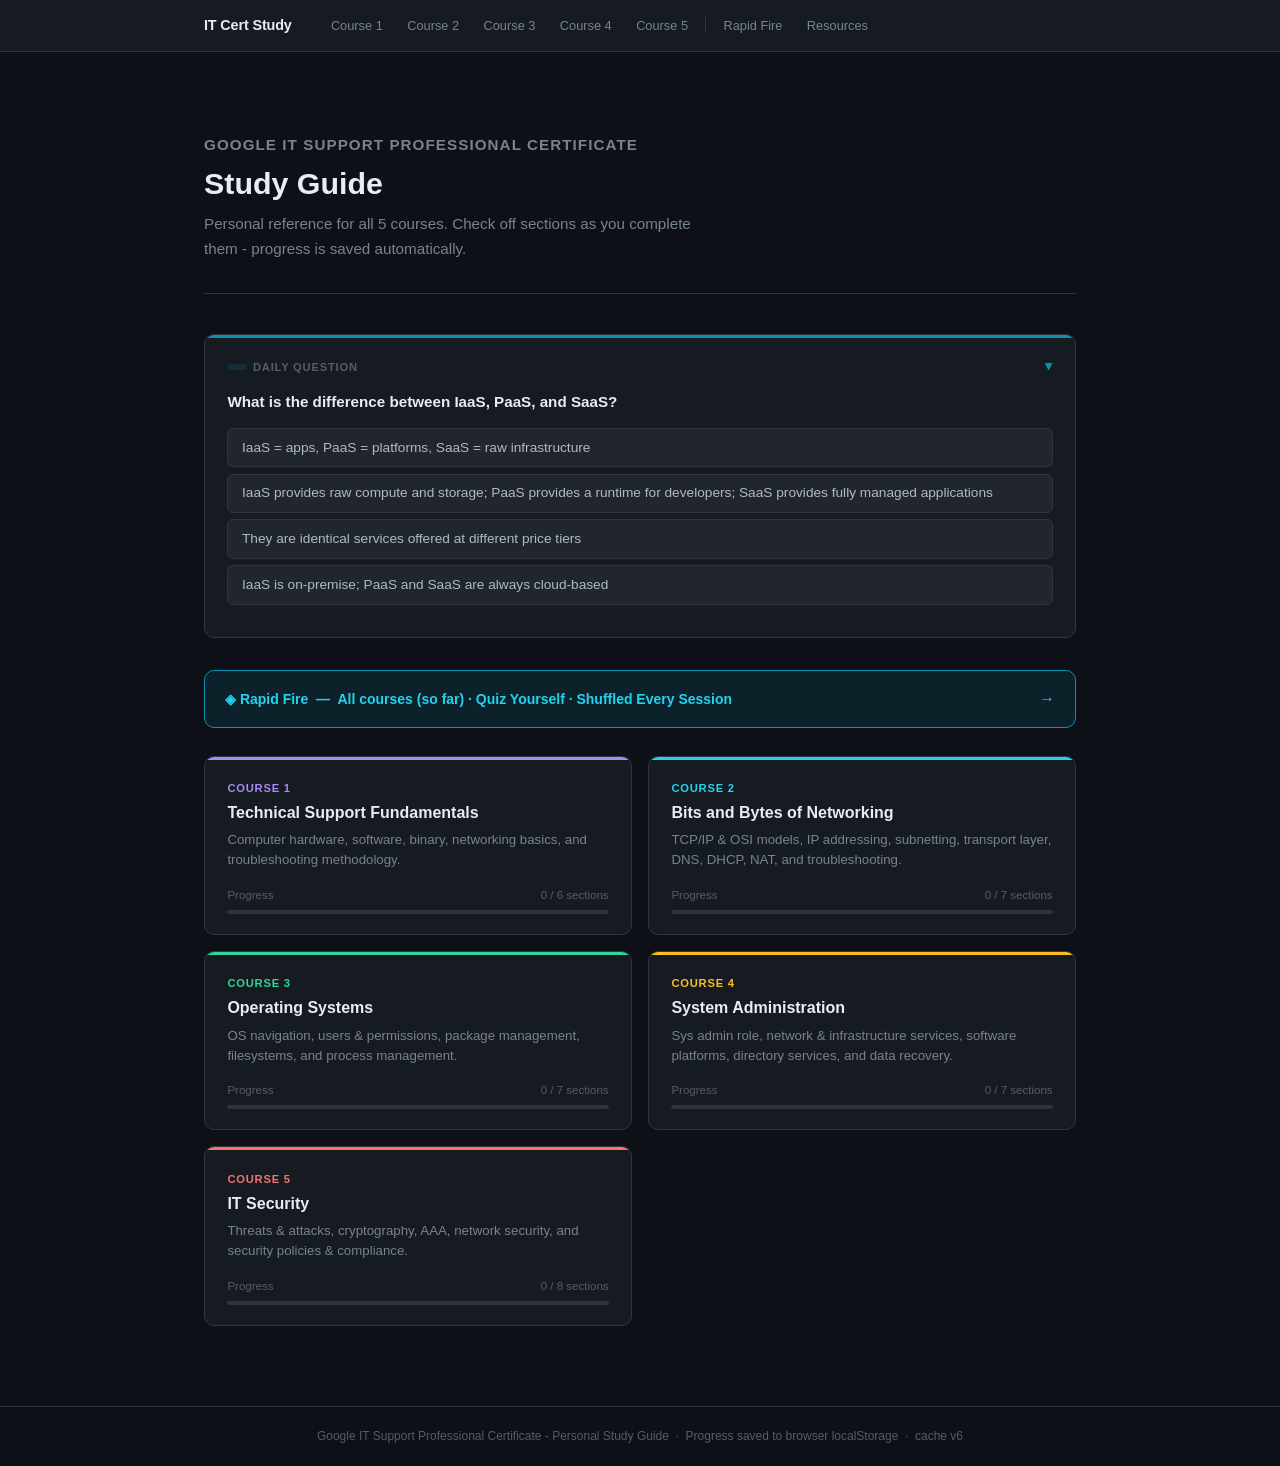
<file: index.html>
<!DOCTYPE html>
<html lang="en">

<head>
  <meta charset="UTF-8">
  <meta name="viewport" content="width=device-width, initial-scale=1.0">
  <title>Google IT Support Cert - Study Guide</title>
  <link rel="stylesheet" href="style.css">
  <link rel="manifest" href="manifest.json">
  <meta name="theme-color" content="#0891b2">
  <link rel="apple-touch-icon" href="icons/icon-192.png">
  <script src="questions.js"></script>
</head>

<body>

  <nav class="site-nav">
    <div class="nav-inner">
      <a href="index.html" class="nav-logo active">IT Cert Study</a>
      <ul class="nav-links">
        <li><a href="courses/01-technical-support-fundamentals.html">Course 1</a></li>
        <li><a href="courses/02-bits-and-bytes-networking.html">Course 2</a></li>
        <li><a href="courses/03-operating-systems.html">Course 3</a></li>
        <li><a href="courses/04-system-administration.html">Course 4</a></li>
        <li><a href="courses/05-it-security.html">Course 5</a></li>
        <li class="nav-sep" aria-hidden="true"></li>
        <li><a href="quiz.html">Rapid Fire</a></li>
        <li><a href="resources.html">Resources</a></li>
      </ul>
      <button class="nav-burger" aria-label="Toggle menu" onclick="document.querySelector('.site-nav').classList.toggle('menu-open')">
        <span class="nav-burger-icon"></span>
      </button>
    </div>
    <div class="nav-mobile-menu">
      <ul class="nav-mobile-links">
        <li><a href="courses/01-technical-support-fundamentals.html">Course 1 — Technical Support Fundamentals</a></li>
        <li><a href="courses/02-bits-and-bytes-networking.html">Course 2 — Bits &amp; Bytes of Networking</a></li>
        <li><a href="courses/03-operating-systems.html">Course 3 — Operating Systems</a></li>
        <li><a href="courses/04-system-administration.html">Course 4 — System Administration</a></li>
        <li><a href="courses/05-it-security.html">Course 5 — IT Security</a></li>
        <li class="nav-mobile-sep"></li>
        <li><a href="quiz.html">Rapid Fire</a></li>
        <li><a href="resources.html">Resources</a></li>
      </ul>
    </div>
  </nav>
  <script>
    document.addEventListener('click', function(e) {
      var nav = document.querySelector('.site-nav');
      if (!nav.contains(e.target)) nav.classList.remove('menu-open');
    });
  </script>

  <main class="page-wrap">

    <div class="hero">
      <p class="hero-eyebrow">Google IT Support Professional Certificate</p>
      <h1>Study Guide</h1>
      <p>Personal reference for all 5 courses. Check off sections as you complete them - progress is saved
        automatically.</p>
    </div>

    <div class="dq-widget" id="dq-widget">
      <div class="dq-meta" id="dq-toggle">
        <span class="dq-badge" id="dq-badge"></span>
        <span class="dq-label">Daily Question</span>
        <span class="dq-chevron" id="dq-chevron">▶</span>
      </div>
      <div class="dq-body" id="dq-body">
        <p class="dq-q" id="dq-q"></p>
        <div class="dq-options" id="dq-options"></div>
        <div class="dq-explanation" id="dq-explanation"></div>
        <p class="dq-done-msg" id="dq-done-msg"></p>
      </div>
    </div>

    <a href="quiz.html" class="rf-dashboard-btn">
      ◈ Rapid Fire &nbsp;—&nbsp; All courses (so far) · Quiz Yourself · Shuffled Every Session
      <span class="rf-dashboard-arrow">→</span>
    </a>

    <div class="course-grid">

      <!-- Course 1 -->
      <div class="course-card" style="--card-color:#a78bfa">
        <p class="card-num">Course 1</p>
        <h2>Technical Support Fundamentals</h2>
        <p class="desc">Computer hardware, software, binary, networking basics, and troubleshooting methodology.</p>
        <div class="card-footer">
          <div class="progress-wrap">
            <div class="progress-meta">
              <span>Progress</span>
              <span data-course-label="01">- / 6 sections</span>
            </div>
            <div class="progress-track">
              <div class="progress-fill" data-course-bar="01"></div>
            </div>
          </div>
          <a href="courses/01-technical-support-fundamentals.html" class="card-link">Open</a>
        </div>
      </div>

      <!-- Course 2 -->
      <div class="course-card" style="--card-color:#22d3ee">
        <p class="card-num">Course 2</p>
        <h2>Bits and Bytes of Networking</h2>
        <p class="desc">TCP/IP & OSI models, IP addressing, subnetting, transport layer, DNS, DHCP, NAT, and
          troubleshooting.</p>
        <div class="card-footer">
          <div class="progress-wrap">
            <div class="progress-meta">
              <span>Progress</span>
              <span data-course-label="02">- / 7 sections</span>
            </div>
            <div class="progress-track">
              <div class="progress-fill" data-course-bar="02"></div>
            </div>
          </div>
          <a href="courses/02-bits-and-bytes-networking.html" class="card-link">Open →</a>
        </div>
      </div>

      <!-- Course 3 -->
      <div class="course-card" style="--card-color:#34d399">
        <p class="card-num">Course 3</p>
        <h2>Operating Systems</h2>
        <p class="desc">OS navigation, users &amp; permissions, package management, filesystems, and process management.
        </p>
        <div class="card-footer">
          <div class="progress-wrap">
            <div class="progress-meta">
              <span>Progress</span>
              <span data-course-label="03">- / 7 sections</span>
            </div>
            <div class="progress-track">
              <div class="progress-fill" data-course-bar="03"></div>
            </div>
          </div>
          <a href="courses/03-operating-systems.html" class="card-link">Open →</a>
        </div>
      </div>

      <!-- Course 4 -->
      <div class="course-card" style="--card-color:#fbbf24">
        <p class="card-num">Course 4</p>
        <h2>System Administration</h2>
        <p class="desc">Sys admin role, network &amp; infrastructure services, software platforms, directory services, and data recovery.</p>
        <div class="card-footer">
          <div class="progress-wrap">
            <div class="progress-meta">
              <span>Progress</span>
              <span data-course-label="04">- / 7 sections</span>
            </div>
            <div class="progress-track">
              <div class="progress-fill" data-course-bar="04"></div>
            </div>
          </div>
          <a href="courses/04-system-administration.html" class="card-link">Open →</a>
        </div>
      </div>

      <!-- Course 5 -->
      <div class="course-card" style="--card-color:#f87171" style="grid-column: 1 / -1">
        <p class="card-num">Course 5</p>
        <h2>IT Security</h2>
        <p class="desc">Threats &amp; attacks, cryptography, AAA, network security, and security policies &amp;
          compliance.</p>
        <div class="card-footer">
          <div class="progress-wrap">
            <div class="progress-meta">
              <span>Progress</span>
              <span data-course-label="05">- / 8 sections</span>
            </div>
            <div class="progress-track">
              <div class="progress-fill" data-course-bar="05"></div>
            </div>
          </div>
          <a href="courses/05-it-security.html" class="card-link">Open →</a>
        </div>
      </div>

    </div><!-- /course-grid -->

  </main>

  <footer class="site-footer">
    Google IT Support Professional Certificate - Personal Study Guide &nbsp;·&nbsp; Progress saved to browser
    localStorage &nbsp;·&nbsp; <span id="pwa-version">cache v…</span>
  </footer>

  <script>
    const SECTIONS = {
      '01': ['c01-s1', 'c01-s2', 'c01-s3', 'c01-s4', 'c01-s5', 'c01-s6'],
      '02': ['c02-s1', 'c02-s2', 'c02-s3', 'c02-s4', 'c02-s5', 'c02-s6', 'c02-s7'],
      '03': ['c03-s1', 'c03-s2', 'c03-s3', 'c03-s4', 'c03-s5', 'c03-s6', 'c03-s7'],
      '04': ['c04-s1', 'c04-s2', 'c04-s3', 'c04-s4', 'c04-s5', 'c04-s6', 'c04-s7'],
      '05': ['c05-s1', 'c05-s2', 'c05-s3', 'c05-s4', 'c05-s5', 'c05-s6', 'c05-s7', 'c05-s8'],
    };

    function refreshProgress() {
      const saved = JSON.parse(localStorage.getItem('itcert_progress') || '{}');
      Object.entries(SECTIONS).forEach(([id, secs]) => {
        const done = secs.filter(s => saved[s]).length;
        const total = secs.length;
        const pct = total ? Math.round((done / total) * 100) : 0;
        const bar = document.querySelector('[data-course-bar="' + id + '"]');
        const lbl = document.querySelector('[data-course-label="' + id + '"]');
        if (bar) bar.style.width = pct + '%';
        if (lbl) lbl.textContent = done + ' / ' + total + ' sections';
      });
    }

    document.addEventListener('DOMContentLoaded', refreshProgress);

    /* Re-paint if user comes back from a course tab */
    window.addEventListener('focus', refreshProgress);

    /* ── Daily Question ─────────────────────────────── */
    (function () {
      const COURSE_COLORS = { 1: '#a78bfa', 2: '#22d3ee' };
      const COURSE_NAMES = { 1: 'Course 1 - Tech Support', 2: 'Course 2 - Networking' };
      const STORAGE_KEY = 'itcert_daily';

      function todayStr() {
        return new Date().toISOString().slice(0, 10); /* YYYY-MM-DD */
      }

      function getQuestionIndex() {
        /* rotate by calendar day so it changes at midnight */
        const daysSinceEpoch = Math.floor(Date.now() / 86400000);
        return daysSinceEpoch % QUESTIONS.length;
      }

      function dqSetOpen(open) {
        const widget = document.getElementById('dq-widget');
        const body   = document.getElementById('dq-body');
        if (open) {
          widget.classList.add('open');
          body.style.maxHeight = body.scrollHeight + 'px';
        } else {
          widget.classList.remove('open');
          body.style.maxHeight = '0';
        }
      }

      function render() {
        if (typeof QUESTIONS === 'undefined' || !QUESTIONS.length) {
          document.getElementById('dq-widget').style.display = 'none';
          return;
        }

        const idx = getQuestionIndex();
        const q = QUESTIONS[idx];
        const color = COURSE_COLORS[q.course] || 'var(--accent)';
        const widget = document.getElementById('dq-widget');
        const saved = JSON.parse(localStorage.getItem(STORAGE_KEY) || 'null');
        const alreadyAnswered = saved && saved.date === todayStr() && saved.idx === idx;

        widget.style.setProperty('--dq-color', color);
        document.getElementById('dq-badge').textContent = COURSE_NAMES[q.course] || '';
        document.getElementById('dq-q').textContent = q.q;

        const optContainer = document.getElementById('dq-options');
        optContainer.innerHTML = '';

        q.options.forEach(function (text, i) {
          const btn = document.createElement('button');
          btn.className = 'dq-option';
          btn.textContent = text;
          btn.disabled = alreadyAnswered;

          if (alreadyAnswered) {
            if (i === q.answer) btn.classList.add('revealed');
            if (saved.chosen !== undefined && i === saved.chosen && saved.chosen !== q.answer) {
              btn.classList.add('wrong');
            }
          } else {
            btn.addEventListener('click', function () { handleAnswer(i, idx, q); });
          }

          optContainer.appendChild(btn);
        });

        const expEl = document.getElementById('dq-explanation');
        const doneEl = document.getElementById('dq-done-msg');

        if (alreadyAnswered) {
          expEl.textContent = q.explanation;
          expEl.classList.add('visible');
          doneEl.textContent = 'Come back tomorrow for the next question.';
        } else {
          expEl.classList.remove('visible');
          doneEl.textContent = '';
        }

        /* already answered → start collapsed; unanswered → start open */
        dqSetOpen(!alreadyAnswered);
      }

      function handleAnswer(chosen, idx, q) {
        /* disable all buttons */
        document.querySelectorAll('.dq-option').forEach(function (btn) {
          btn.disabled = true;
        });

        /* color the chosen and correct buttons */
        const btns = document.querySelectorAll('.dq-option');
        if (chosen === q.answer) {
          btns[chosen].classList.add('correct');
        } else {
          btns[chosen].classList.add('wrong');
          btns[q.answer].classList.add('revealed');
        }

        /* show explanation */
        const expEl = document.getElementById('dq-explanation');
        expEl.textContent = q.explanation;
        expEl.classList.add('visible');
        document.getElementById('dq-done-msg').textContent = 'Come back tomorrow for the next question.';

        /* persist */
        localStorage.setItem(STORAGE_KEY, JSON.stringify({
          date: todayStr(),
          idx: idx,
          chosen: chosen,
          correct: chosen === q.answer
        }));
      }

      document.addEventListener('DOMContentLoaded', function () {
        render();
        document.getElementById('dq-toggle').addEventListener('click', function () {
          dqSetOpen(!document.getElementById('dq-widget').classList.contains('open'));
        });
      });
    }());
  </script>

  <script>
    if ('serviceWorker' in navigator) {
      window.addEventListener('load', () => {
        navigator.serviceWorker.register('sw.js');
      });
    }

    // Show the sw.js CACHE_VERSION in the footer so it's obvious offline
    // updates actually took effect after bumping the version.
    fetch('sw.js', { cache: 'no-store' })
      .then((res) => res.text())
      .then((text) => {
        const match = text.match(/CACHE_VERSION = '([^']+)'/);
        const el = document.getElementById('pwa-version');
        if (match && el) el.textContent = 'cache ' + match[1];
      })
      .catch(() => {});
  </script>

</body>

</html>
</file>
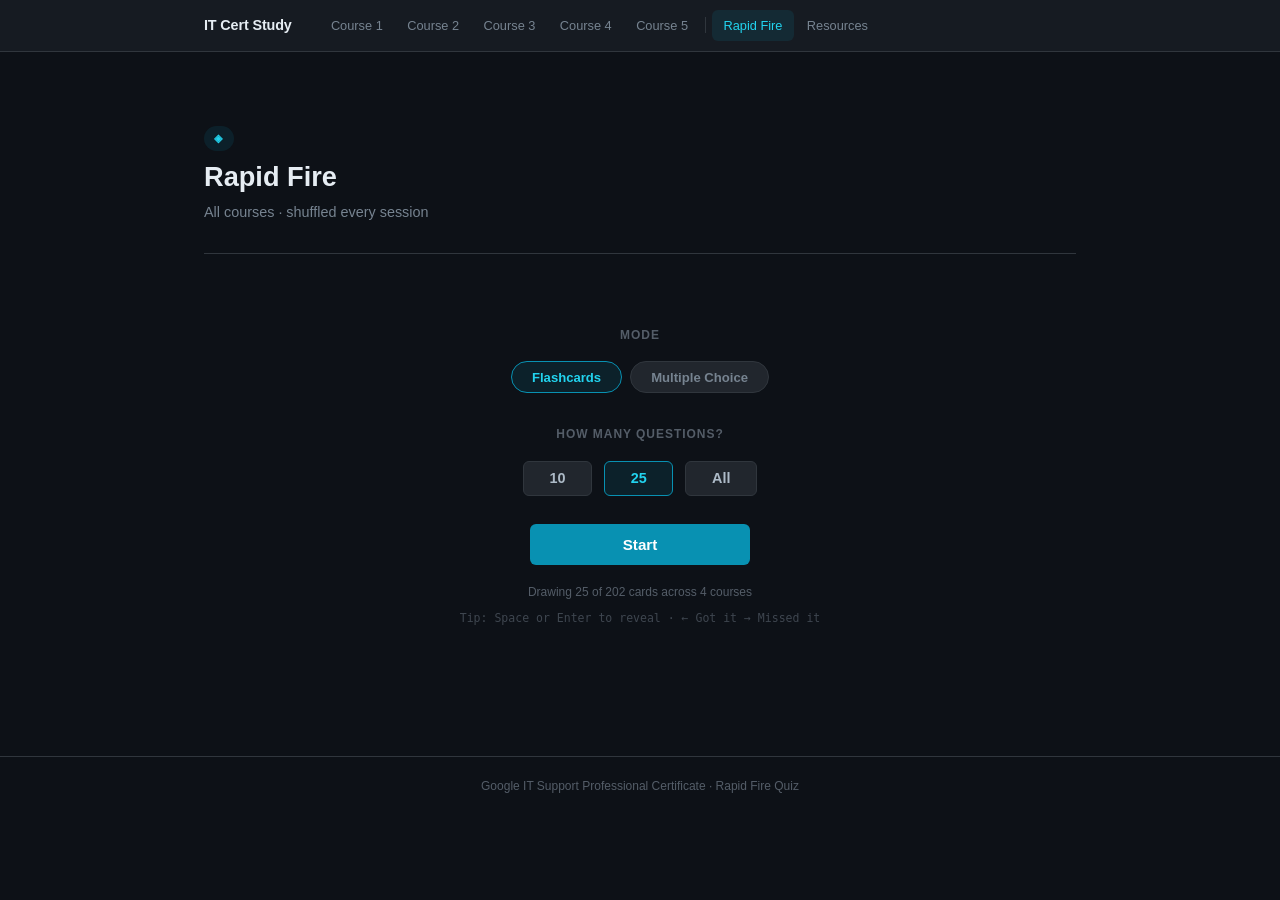
<file: quiz.html>
<!DOCTYPE html>
<html lang="en">
<head>
  <meta charset="UTF-8">
  <meta name="viewport" content="width=device-width, initial-scale=1.0">
  <title>Rapid Fire Quiz — IT Cert Study</title>
  <link rel="stylesheet" href="style.css">
  <link rel="manifest" href="manifest.json">
  <meta name="theme-color" content="#0891b2">
  <link rel="apple-touch-icon" href="icons/icon-192.png">
</head>
<body data-course="00">

<nav class="site-nav">
  <div class="nav-inner">
    <a href="index.html" class="nav-logo">IT Cert Study</a>
    <ul class="nav-links">
      <li><a href="courses/01-technical-support-fundamentals.html">Course 1</a></li>
      <li><a href="courses/02-bits-and-bytes-networking.html">Course 2</a></li>
      <li><a href="courses/03-operating-systems.html">Course 3</a></li>
      <li><a href="courses/04-system-administration.html">Course 4</a></li>
      <li><a href="courses/05-it-security.html">Course 5</a></li>
      <li class="nav-sep" aria-hidden="true"></li>
      <li><a href="quiz.html" class="active">Rapid Fire</a></li>
      <li><a href="resources.html">Resources</a></li>
    </ul>
    <button class="nav-burger" aria-label="Toggle menu" onclick="document.querySelector('.site-nav').classList.toggle('menu-open')">
      <span class="nav-burger-icon"></span>
    </button>
  </div>
  <div class="nav-mobile-menu">
    <ul class="nav-mobile-links">
      <li><a href="courses/01-technical-support-fundamentals.html">Course 1 — Technical Support Fundamentals</a></li>
      <li><a href="courses/02-bits-and-bytes-networking.html">Course 2 — Bits &amp; Bytes of Networking</a></li>
      <li><a href="courses/03-operating-systems.html">Course 3 — Operating Systems</a></li>
      <li><a href="courses/04-system-administration.html">Course 4 — System Administration</a></li>
      <li><a href="courses/05-it-security.html">Course 5 — IT Security</a></li>
      <li class="nav-mobile-sep"></li>
      <li><a href="quiz.html" class="active">Rapid Fire</a></li>
      <li><a href="resources.html">Resources</a></li>
    </ul>
  </div>
</nav>
<script>
  document.addEventListener('click', function(e) {
    var nav = document.querySelector('.site-nav');
    if (!nav.contains(e.target)) nav.classList.remove('menu-open');
  });
</script>

<main class="page-wrap">

  <header class="course-header">
    <span class="course-badge">◈</span>
    <h1>Rapid Fire</h1>
    <p class="subtitle">All courses · shuffled every session</p>
  </header>

  <!-- ── Setup screen ─────────────────────────────── -->
  <div class="rf-setup" id="rf-setup">

    <!-- Mode toggle -->
    <p class="rf-setup-label">Mode</p>
    <div class="rf-mode-row">
      <button class="rf-mode-btn active" data-mode="flash" onclick="selectMode(this)">Flashcards</button>
      <button class="rf-mode-btn" data-mode="mc" onclick="selectMode(this)">Multiple Choice</button>
    </div>

    <p class="rf-setup-label">How many questions?</p>
    <div class="rf-count-row">
      <button class="rf-count-btn" data-count="10" onclick="selectCount(this)">10</button>
      <button class="rf-count-btn active" data-count="25" onclick="selectCount(this)">25</button>
      <button class="rf-count-btn" data-count="9999" onclick="selectCount(this)">All</button>
    </div>

    <button class="rf-start-btn" onclick="startQuiz()">Start</button>
    <p class="rf-pool-label" id="rf-pool-label"></p>
    <p class="rf-hint" id="rf-hint">Tip: Space or Enter to reveal · ← Got it  →  Missed it</p>
  </div>

  <!-- ── Flashcard area ───────────────────────────── -->
  <div class="rf-card-wrap" id="rf-card-wrap" style="display:none">
    <div class="rf-card">
      <div class="quiz-header">
        <span class="quiz-label" id="rf-label">C1 · Hardware</span>
        <div class="quiz-progress-track">
          <div class="quiz-progress-fill" id="rf-progress-fill"></div>
        </div>
        <span class="quiz-counter" id="rf-counter">1 / 25</span>
      </div>
      <p class="quiz-question-text" id="rf-question"></p>
      <div class="quiz-answer-area" id="rf-answer"></div>
      <div class="quiz-actions">
        <button class="quiz-reveal-btn" id="rf-reveal-btn" onclick="rfReveal()">Reveal Answer</button>
        <div class="quiz-grade-row" id="rf-grade-row">
          <button class="quiz-got-it-btn" onclick="rfGrade(true)">Got it</button>
          <button class="quiz-missed-btn" onclick="rfGrade(false)">Missed it</button>
        </div>
      </div>
    </div>
    <button class="rf-quit-btn" onclick="rfQuit()">← Back to Setup</button>
  </div>

  <!-- ── Multiple choice area ─────────────────────── -->
  <div class="rf-card-wrap" id="mc-card-wrap" style="display:none">
    <div class="rf-card">
      <div class="quiz-header">
        <span class="quiz-label" id="mc-label">C1 · Multiple Choice</span>
        <div class="quiz-progress-track">
          <div class="quiz-progress-fill" id="mc-progress-fill"></div>
        </div>
        <span class="quiz-counter" id="mc-counter">1 / 10</span>
      </div>
      <p class="quiz-question-text" id="mc-question"></p>
      <div class="mc-options" id="mc-options"></div>
      <div class="mc-explanation" id="mc-explanation"></div>
      <button class="mc-next-btn" id="mc-next-btn" onclick="mcNext()" style="display:none">Next →</button>
    </div>
    <button class="rf-quit-btn" onclick="mcQuit()">← Back to Setup</button>
  </div>

  <!-- ── Score screen (shared) ────────────────────── -->
  <div class="rf-score-wrap" id="rf-score-wrap" style="display:none">
    <div class="rf-card">
      <div class="quiz-score-screen visible">
        <div class="quiz-score-nums">
          <span class="quiz-score-num" id="rf-score-num">0</span>
          <span class="quiz-score-denom" id="rf-score-denom">/ 25</span>
        </div>
        <p class="quiz-score-msg" id="rf-score-msg"></p>
        <p class="quiz-score-label">correct</p>
        <div class="rf-score-btns">
          <button class="quiz-retry-btn" onclick="scoreRetry()">Try Again</button>
          <button class="rf-new-btn" onclick="scoreNew()">New Quiz</button>
        </div>
      </div>
    </div>
  </div>

</main>

<footer class="site-footer">
  Google IT Support Professional Certificate · Rapid Fire Quiz
</footer>

<script src="quiz-bank.js"></script>
<script src="questions.js"></script>
<script>
  (function () {
    var _mode  = 'flash';
    var _count = 25;
    var _flashState = { cards: [], index: 0, score: 0 };
    var _mcState    = { cards: [], index: 0, score: 0 };

    /* ── Mode & count selection ─────────────────────── */
    window.selectMode = function (btn) {
      document.querySelectorAll('.rf-mode-btn').forEach(function (b) { b.classList.remove('active'); });
      btn.classList.add('active');
      _mode = btn.dataset.mode;

      // swap default count and hint text
      if (_mode === 'mc') {
        if (_count === 25) {
          document.querySelectorAll('.rf-count-btn').forEach(function (b) { b.classList.remove('active'); });
          var ten = document.querySelector('[data-count="10"]');
          if (ten) { ten.classList.add('active'); _count = 10; }
        }
        document.getElementById('rf-hint').textContent = 'Tip: click an option to answer · explanation revealed automatically';
      } else {
        document.getElementById('rf-hint').textContent = 'Tip: Space or Enter to reveal · ← Got it  →  Missed it';
      }
      updatePoolLabel();
    };

    window.selectCount = function (btn) {
      document.querySelectorAll('.rf-count-btn').forEach(function (b) { b.classList.remove('active'); });
      btn.classList.add('active');
      _count = parseInt(btn.dataset.count, 10);
      updatePoolLabel();
    };

    function updatePoolLabel() {
      if (_mode === 'flash') {
        var total = (window.RAPID_FIRE_BANK || []).length;
        var pick  = Math.min(_count, total);
        document.getElementById('rf-pool-label').textContent =
          'Drawing ' + (pick === total ? 'all' : pick) + ' of ' + total + ' cards across 4 courses';
      } else {
        var pool  = (QUESTIONS || []).length;
        var pick2 = Math.min(_count, pool);
        document.getElementById('rf-pool-label').textContent =
          'Drawing ' + (pick2 === pool ? 'all' : pick2) + ' of ' + pool + ' questions' +
          (pool === 0 ? ' — add questions to questions.js to enable this mode' : '');
      }
    }

    /* ── Start ──────────────────────────────────────── */
    window.startQuiz = function () {
      if (_mode === 'mc') { startMC(); return; }
      startFlash();
    };

    /* ════════════════════════════════════════════════
       FLASHCARD MODE
    ════════════════════════════════════════════════ */
    function startFlash() {
      var bank = window.RAPID_FIRE_BANK || [];
      if (!bank.length) { alert('Flashcard bank not loaded — check quiz-bank.js.'); return; }
      var shuffled = shuffle(bank).slice(0, Math.min(_count, bank.length));
      _flashState = { cards: shuffled, index: 0, score: 0 };
      show('rf-card-wrap');
      hide('rf-setup'); hide('rf-score-wrap'); hide('mc-card-wrap');
      renderFlashCard();
    }

    function renderFlashCard() {
      var card  = _flashState.cards[_flashState.index];
      var total = _flashState.cards.length;
      var idx   = _flashState.index;

      document.getElementById('rf-label').textContent    = card.label;
      document.getElementById('rf-counter').textContent  = (idx + 1) + ' / ' + total;
      document.getElementById('rf-progress-fill').style.width = Math.round((idx / total) * 100) + '%';
      document.getElementById('rf-question').textContent = card.q;

      var ans = document.getElementById('rf-answer');
      ans.textContent = '';
      ans.classList.remove('visible');
      document.getElementById('rf-reveal-btn').style.display = '';
      document.getElementById('rf-grade-row').classList.remove('visible');
    }

    window.rfReveal = function () {
      var card = _flashState.cards[_flashState.index];
      var ans  = document.getElementById('rf-answer');
      ans.textContent = card.a;
      ans.classList.add('visible');
      document.getElementById('rf-reveal-btn').style.display = 'none';
      document.getElementById('rf-grade-row').classList.add('visible');
    };

    window.rfGrade = function (correct) {
      if (correct) _flashState.score++;
      _flashState.index++;
      if (_flashState.index >= _flashState.cards.length) {
        showScore(_flashState.score, _flashState.cards.length);
        hide('rf-card-wrap');
      } else {
        renderFlashCard();
      }
    };

    window.rfQuit = function () {
      hide('rf-card-wrap');
      returnToSetup();
    };

    /* ════════════════════════════════════════════════
       MULTIPLE CHOICE MODE
    ════════════════════════════════════════════════ */
    function startMC() {
      var pool = QUESTIONS || [];
      if (!pool.length) { alert('No questions yet — add some to questions.js.'); return; }
      var shuffled = shuffle(pool).slice(0, Math.min(_count, pool.length));
      _mcState = { cards: shuffled, index: 0, score: 0 };
      show('mc-card-wrap');
      hide('rf-setup'); hide('rf-score-wrap'); hide('rf-card-wrap');
      renderMCCard();
    }

    function renderMCCard() {
      var card  = _mcState.cards[_mcState.index];
      var total = _mcState.cards.length;
      var idx   = _mcState.index;

      document.getElementById('mc-label').textContent   = 'C' + card.course + ' · Multiple Choice';
      document.getElementById('mc-counter').textContent = (idx + 1) + ' / ' + total;
      document.getElementById('mc-progress-fill').style.width = Math.round((idx / total) * 100) + '%';
      document.getElementById('mc-question').textContent = card.q;

      var optWrap = document.getElementById('mc-options');
      optWrap.innerHTML = '';
      card.options.forEach(function (text, i) {
        var btn = document.createElement('button');
        btn.className = 'mc-option-btn';
        btn.textContent = text;
        btn.onclick = function () { mcSelectOption(i); };
        optWrap.appendChild(btn);
      });

      document.getElementById('mc-explanation').textContent = '';
      document.getElementById('mc-explanation').classList.remove('visible');
      document.getElementById('mc-next-btn').style.display = 'none';
    }

    window.mcSelectOption = function (chosen) {
      var card = _mcState.cards[_mcState.index];
      var btns = document.querySelectorAll('.mc-option-btn');

      // lock all buttons
      btns.forEach(function (b) { b.disabled = true; });

      // colour correct and chosen
      btns[card.answer].classList.add('correct');
      if (chosen !== card.answer) {
        btns[chosen].classList.add('wrong');
      } else {
        _mcState.score++;
      }

      // show explanation
      var expl = document.getElementById('mc-explanation');
      expl.textContent = card.explanation;
      expl.classList.add('visible');

      // show next button (label changes on last card)
      var nextBtn = document.getElementById('mc-next-btn');
      nextBtn.textContent = (_mcState.index + 1 >= _mcState.cards.length) ? 'See Results' : 'Next →';
      nextBtn.style.display = '';
    };

    window.mcNext = function () {
      _mcState.index++;
      if (_mcState.index >= _mcState.cards.length) {
        showScore(_mcState.score, _mcState.cards.length);
        hide('mc-card-wrap');
      } else {
        renderMCCard();
      }
    };

    window.mcQuit = function () {
      hide('mc-card-wrap');
      returnToSetup();
    };

    /* ════════════════════════════════════════════════
       SHARED SCORE SCREEN
    ════════════════════════════════════════════════ */
    function showScore(score, total) {
      var pct = score / total;
      document.getElementById('rf-score-num').textContent   = score;
      document.getElementById('rf-score-denom').textContent = '/ ' + total;
      document.getElementById('rf-score-msg').textContent   =
        pct === 1   ? 'Perfect — flawless run!'      :
        pct >= 0.85 ? 'Excellent work!'                    :
        pct >= 0.7  ? 'Solid — review the misses.'   :
        pct >= 0.5  ? 'Getting there — keep drilling.' :
                      'Keep at it — you\'ve got this.';
      if (_mode === 'flash') {
        document.getElementById('rf-progress-fill').style.width = '100%';
      } else {
        document.getElementById('mc-progress-fill').style.width = '100%';
      }
      show('rf-score-wrap');
    }

    window.scoreRetry = function () {
      hide('rf-score-wrap');
      if (_mode === 'flash') {
        var reshuffled = shuffle(_flashState.cards);
        _flashState = { cards: reshuffled, index: 0, score: 0 };
        show('rf-card-wrap');
        renderFlashCard();
      } else {
        var reshuffled2 = shuffle(_mcState.cards);
        _mcState = { cards: reshuffled2, index: 0, score: 0 };
        show('mc-card-wrap');
        renderMCCard();
      }
    };

    window.scoreNew = function () {
      hide('rf-score-wrap');
      returnToSetup();
    };

    /* ── Utilities ──────────────────────────────────── */
    function returnToSetup() {
      show('rf-setup');
      updatePoolLabel();
    }

    function show(id) { document.getElementById(id).style.display = ''; }
    function hide(id) { document.getElementById(id).style.display = 'none'; }

    function shuffle(arr) {
      var a = arr.slice();
      for (var i = a.length - 1; i > 0; i--) {
        var j = Math.floor(Math.random() * (i + 1));
        var t = a[i]; a[i] = a[j]; a[j] = t;
      }
      return a;
    }

    /* ── Keyboard shortcuts (flashcard mode only) ───── */
    document.addEventListener('keydown', function (e) {
      if (_mode !== 'flash') return;
      var gradeVisible = document.getElementById('rf-grade-row').classList.contains('visible');
      var cardVisible  = document.getElementById('rf-card-wrap').style.display !== 'none';
      if (!cardVisible) return;

      if (!gradeVisible && (e.key === ' ' || e.key === 'Enter')) {
        e.preventDefault();
        rfReveal();
      } else if (gradeVisible) {
        if (e.key === 'ArrowLeft'  || e.key === 'g') rfGrade(true);
        if (e.key === 'ArrowRight' || e.key === 'm') rfGrade(false);
      }
    });

    document.addEventListener('DOMContentLoaded', updatePoolLabel);
  })();
</script>

<script>
  if ('serviceWorker' in navigator) {
    window.addEventListener('load', () => {
      navigator.serviceWorker.register('sw.js');
    });
  }
</script>

</body>
</html>
</file>
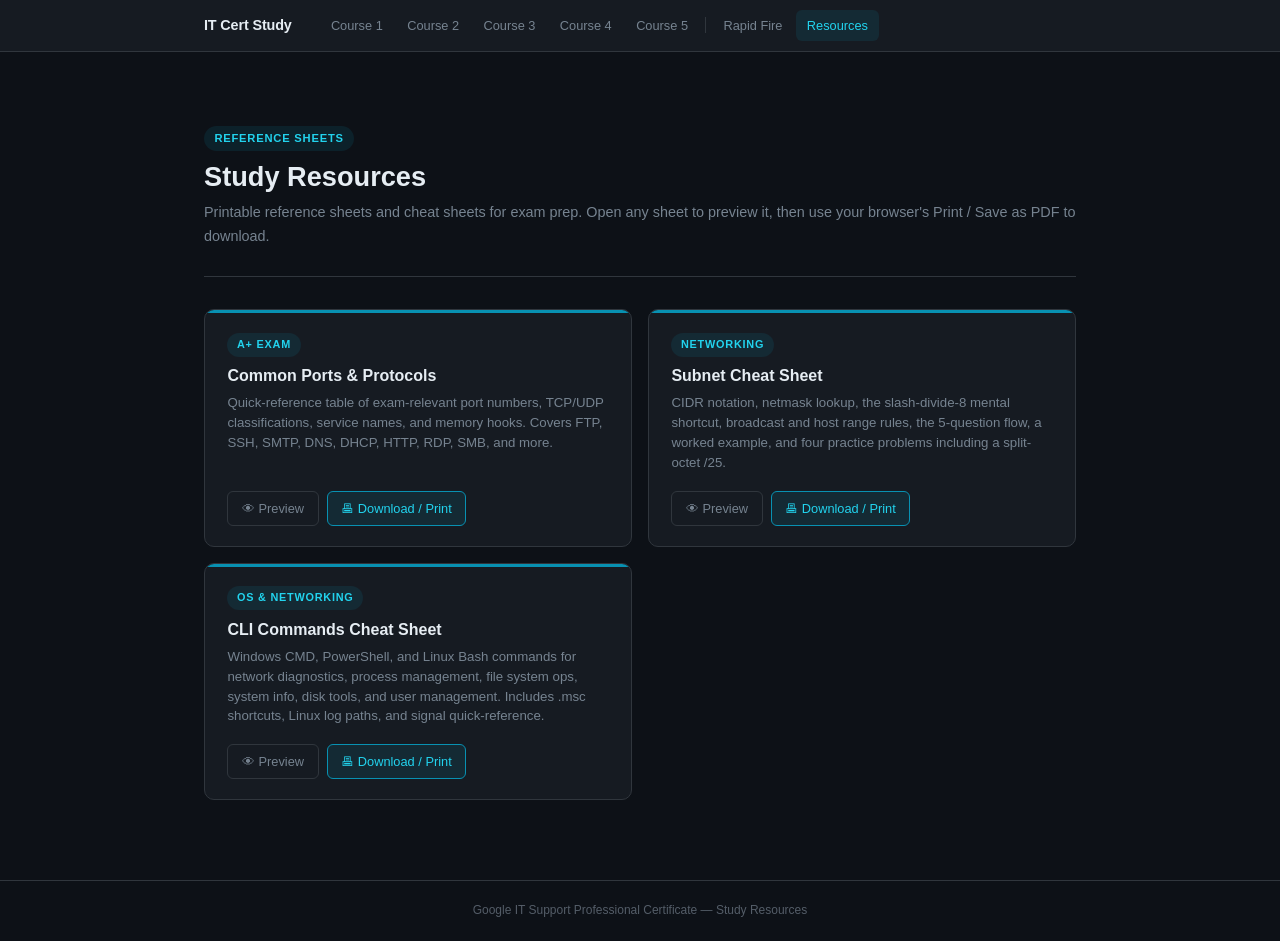
<file: resources.html>
<!DOCTYPE html>
<html lang="en">
<head>
  <meta charset="UTF-8">
  <meta name="viewport" content="width=device-width, initial-scale=1.0">
  <title>Resources - IT Cert Study Guide</title>
  <link rel="stylesheet" href="style.css">
  <link rel="manifest" href="manifest.json">
  <meta name="theme-color" content="#0891b2">
  <link rel="apple-touch-icon" href="icons/icon-192.png">
</head>
<body>

<nav class="site-nav">
  <div class="nav-inner">
    <a href="index.html" class="nav-logo">IT Cert Study</a>
    <ul class="nav-links">
      <li><a href="courses/01-technical-support-fundamentals.html">Course 1</a></li>
      <li><a href="courses/02-bits-and-bytes-networking.html">Course 2</a></li>
      <li><a href="courses/03-operating-systems.html">Course 3</a></li>
      <li><a href="courses/04-system-administration.html">Course 4</a></li>
      <li><a href="courses/05-it-security.html">Course 5</a></li>
      <li class="nav-sep" aria-hidden="true"></li>
      <li><a href="quiz.html">Rapid Fire</a></li>
      <li><a href="resources.html" class="active">Resources</a></li>
    </ul>
    <button class="nav-burger" aria-label="Toggle menu" onclick="document.querySelector('.site-nav').classList.toggle('menu-open')">
      <span class="nav-burger-icon"></span>
    </button>
  </div>
  <div class="nav-mobile-menu">
    <ul class="nav-mobile-links">
      <li><a href="courses/01-technical-support-fundamentals.html">Course 1 — Technical Support Fundamentals</a></li>
      <li><a href="courses/02-bits-and-bytes-networking.html">Course 2 — Bits &amp; Bytes of Networking</a></li>
      <li><a href="courses/03-operating-systems.html">Course 3 — Operating Systems</a></li>
      <li><a href="courses/04-system-administration.html">Course 4 — System Administration</a></li>
      <li><a href="courses/05-it-security.html">Course 5 — IT Security</a></li>
      <li class="nav-mobile-sep"></li>
      <li><a href="quiz.html">Rapid Fire</a></li>
      <li><a href="resources.html" class="active">Resources</a></li>
    </ul>
  </div>
</nav>
<script>
  document.addEventListener('click', function(e) {
    var nav = document.querySelector('.site-nav');
    if (!nav.contains(e.target)) nav.classList.remove('menu-open');
  });
</script>

<main class="page-wrap">

  <header class="course-header">
    <span class="course-badge">Reference Sheets</span>
    <h1>Study Resources</h1>
    <p class="subtitle">Printable reference sheets and cheat sheets for exam prep. Open any sheet to preview it, then use your browser's Print / Save as PDF to download.</p>
  </header>

  <div class="resources-grid">

    <div class="resource-card">
      <span class="resource-tag">A+ Exam</span>
      <h2>Common Ports &amp; Protocols</h2>
      <p class="desc">Quick-reference table of exam-relevant port numbers, TCP/UDP classifications, service names, and memory hooks. Covers FTP, SSH, SMTP, DNS, DHCP, HTTP, RDP, SMB, and more.</p>
      <div class="resource-actions">
        <a href="resources/ports-chart.html" target="_blank" class="btn-ghost">&#128065; Preview</a>
        <a href="resources/ports-chart.html" target="_blank" class="btn-accent">&#128438; Download / Print</a>
      </div>
    </div>

    <div class="resource-card">
      <span class="resource-tag">Networking</span>
      <h2>Subnet Cheat Sheet</h2>
      <p class="desc">CIDR notation, netmask lookup, the slash-divide-8 mental shortcut, broadcast and host range rules, the 5-question flow, a worked example, and four practice problems including a split-octet /25.</p>
      <div class="resource-actions">
        <a href="resources/subnet-cheatsheet.html" target="_blank" class="btn-ghost">&#128065; Preview</a>
        <a href="resources/subnet-cheatsheet.html" target="_blank" class="btn-accent">&#128438; Download / Print</a>
      </div>
    </div>

    <div class="resource-card">
      <span class="resource-tag">OS &amp; Networking</span>
      <h2>CLI Commands Cheat Sheet</h2>
      <p class="desc">Windows CMD, PowerShell, and Linux Bash commands for network diagnostics, process management, file system ops, system info, disk tools, and user management. Includes .msc shortcuts, Linux log paths, and signal quick-reference.</p>
      <div class="resource-actions">
        <a href="resources/cli-commands.html" target="_blank" class="btn-ghost">&#128065; Preview</a>
        <a href="resources/cli-commands.html" target="_blank" class="btn-accent">&#128438; Download / Print</a>
      </div>
    </div>

  </div>

</main>

<footer class="site-footer">
  Google IT Support Professional Certificate &mdash; Study Resources
</footer>

<script>
  if ('serviceWorker' in navigator) {
    window.addEventListener('load', () => {
      navigator.serviceWorker.register('sw.js');
    });
  }
</script>

</body>
</html>
</file>
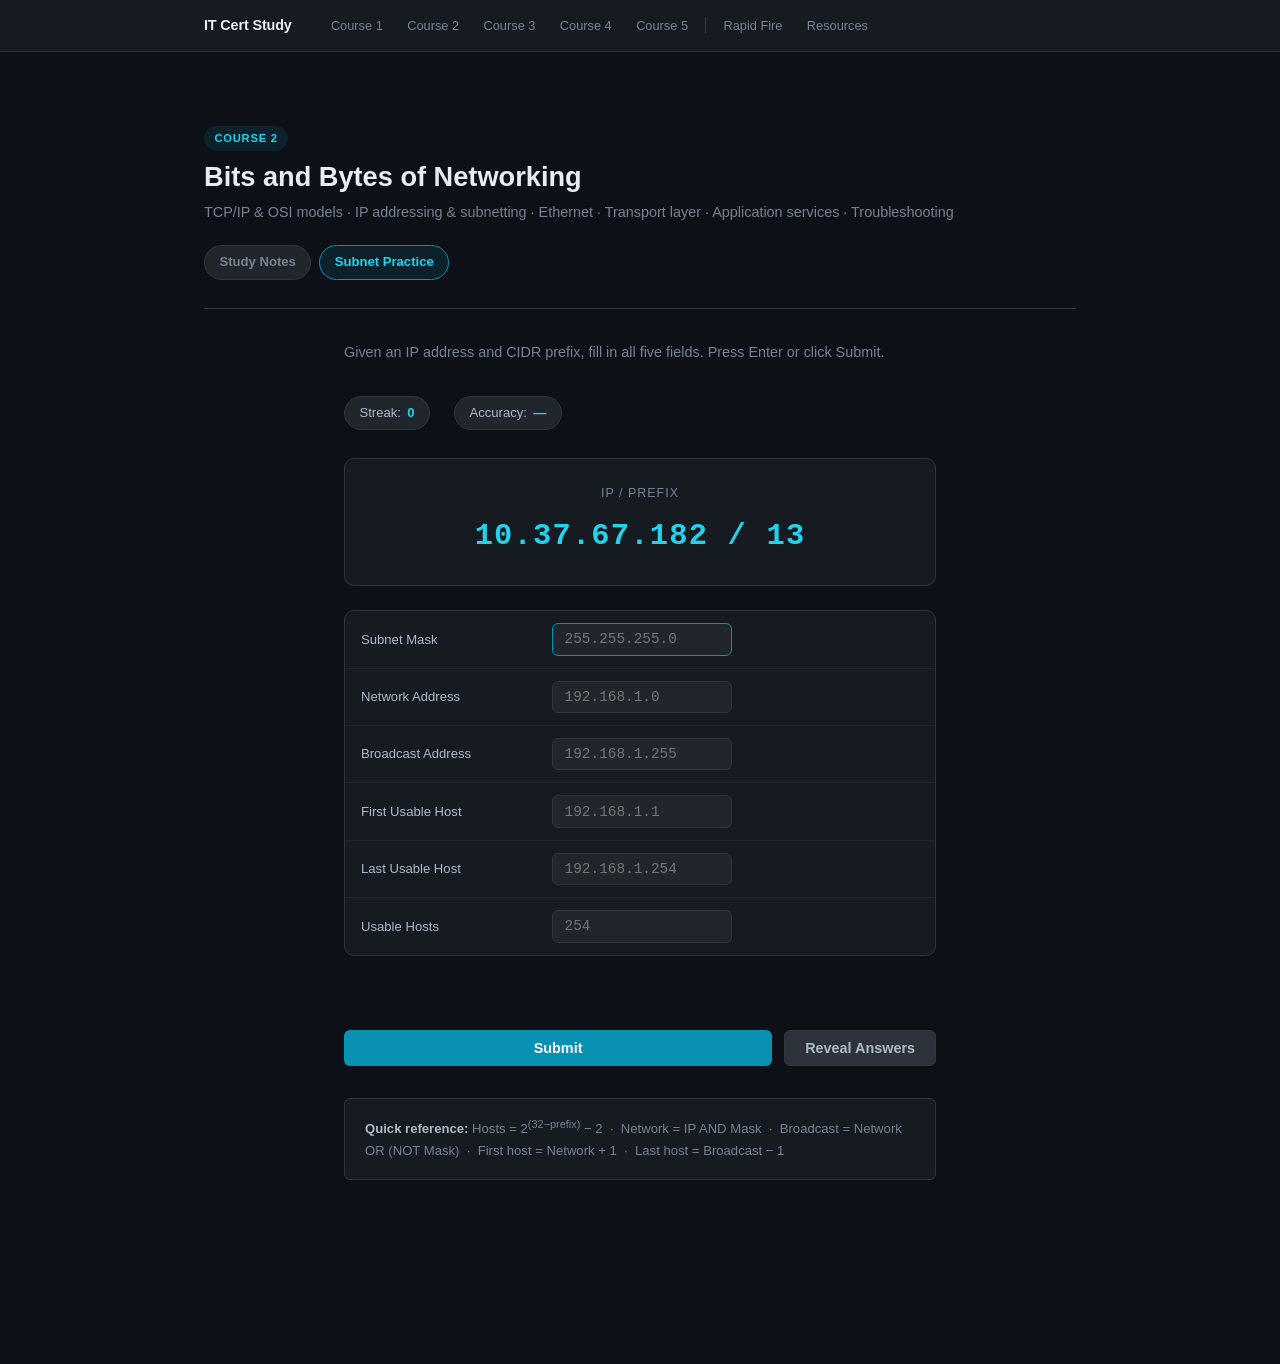
<file: subnet-practice.html>
<!DOCTYPE html>
<html lang="en">
<head>
  <meta charset="UTF-8">
  <meta name="viewport" content="width=device-width, initial-scale=1.0">
  <title>Subnet Practice</title>
  <link rel="stylesheet" href="style.css">
  <link rel="manifest" href="manifest.json">
  <meta name="theme-color" content="#0891b2">
  <link rel="apple-touch-icon" href="icons/icon-192.png">
  <style>
    /* ── Page layout ───────────────────────────────────── */
    .practice-wrap {
      max-width: 640px;
      margin: 2.5rem auto;
      padding: 0 1.5rem 4rem;
    }

    .page-sub {
      color: var(--text-2);
      font-size: .9rem;
      margin-bottom: 2rem;
    }

    /* ── Stats bar ─────────────────────────────────────── */
    .stats-bar {
      display: flex;
      gap: 1.5rem;
      margin-bottom: 1.75rem;
    }

    .stat-pill {
      background: var(--bg-2);
      border: 1px solid var(--border);
      border-radius: 20px;
      padding: .3rem .9rem;
      font-size: .82rem;
      color: var(--text-1);
      display: flex;
      align-items: center;
      gap: .4rem;
    }

    .stat-pill span {
      color: var(--accent-light);
      font-weight: 700;
    }

    /* ── Prompt card ───────────────────────────────────── */
    .prompt-card {
      background: var(--bg-1);
      border: 1px solid var(--border);
      border-radius: var(--r-lg);
      padding: 1.5rem 1.75rem;
      margin-bottom: 1.5rem;
      text-align: center;
    }

    .prompt-label {
      font-size: .78rem;
      text-transform: uppercase;
      letter-spacing: .08em;
      color: var(--text-2);
      margin-bottom: .5rem;
    }

    .prompt-ip {
      font-family: var(--font-mono);
      font-size: 1.9rem;
      font-weight: 700;
      color: var(--accent-light);
      letter-spacing: .04em;
    }

    /* ── Field grid ────────────────────────────────────── */
    .fields-card {
      background: var(--bg-1);
      border: 1px solid var(--border);
      border-radius: var(--r-lg);
      overflow: hidden;
      margin-bottom: 1.25rem;
    }

    .field-row {
      display: grid;
      grid-template-columns: 1fr 1fr auto auto;
      align-items: center;
      gap: .75rem;
      padding: .75rem 1rem;
      border-bottom: 1px solid var(--border-muted);
    }

    .field-row:last-child {
      border-bottom: none;
    }

    .field-label {
      font-size: .82rem;
      color: var(--text-1);
      white-space: nowrap;
    }

    .field-input {
      background: var(--bg-2);
      border: 1px solid var(--border);
      border-radius: var(--r);
      color: var(--text-0);
      font-family: var(--font-mono);
      font-size: .9rem;
      padding: .45rem .7rem;
      width: 100%;
      transition: border-color .15s;
    }

    .field-input:focus {
      outline: none;
      border-color: var(--accent);
    }

    .field-input.correct {
      border-color: var(--success);
      background: rgba(63, 185, 80, .07);
    }

    .field-input.incorrect {
      border-color: var(--danger);
      background: rgba(248, 81, 73, .07);
    }

    .feedback-icon {
      font-size: .95rem;
      font-weight: 700;
      width: 1.2rem;
      text-align: center;
    }

    .feedback-icon.ok  { color: var(--success); }
    .feedback-icon.bad { color: var(--danger); }

    .feedback-correct {
      font-family: var(--font-mono);
      font-size: .8rem;
      color: var(--success);
      white-space: nowrap;
      min-width: 9rem;
    }

    .feedback-correct.revealed {
      color: var(--warning);
    }

    /* ── Result banner ─────────────────────────────────── */
    .result-area {
      border-radius: var(--r);
      padding: .65rem 1rem;
      font-size: .9rem;
      font-weight: 600;
      margin-bottom: 1rem;
      min-height: 2.4rem;
    }

    .result-area.success {
      background: rgba(63, 185, 80, .12);
      color: var(--success);
      border: 1px solid rgba(63, 185, 80, .3);
    }

    .result-area.failure {
      background: rgba(248, 81, 73, .1);
      color: var(--danger);
      border: 1px solid rgba(248, 81, 73, .25);
    }

    .result-area.neutral {
      background: rgba(210, 153, 34, .1);
      color: var(--warning);
      border: 1px solid rgba(210, 153, 34, .25);
    }

    /* ── Buttons ───────────────────────────────────────── */
    .btn-row {
      display: flex;
      gap: .75rem;
    }

    .btn {
      padding: .55rem 1.25rem;
      border-radius: var(--r);
      font-size: .9rem;
      font-weight: 600;
      cursor: pointer;
      border: none;
      transition: opacity .15s;
    }

    .btn:hover { opacity: .85; }

    .btn-primary {
      background: var(--accent);
      color: #fff;
      flex: 1;
    }

    .btn-secondary {
      background: var(--bg-3);
      color: var(--text-1);
      border: 1px solid var(--border);
    }

    /* ── Reference hint ────────────────────────────────── */
    .hint {
      margin-top: 2rem;
      padding: 1rem 1.25rem;
      background: var(--bg-1);
      border: 1px solid var(--border);
      border-radius: var(--r);
      font-size: .82rem;
      color: var(--text-2);
      line-height: 1.7;
    }

    .hint strong { color: var(--text-1); }
  </style>
</head>
<body data-course="02">

<nav class="site-nav">
  <div class="nav-inner">
    <a href="index.html" class="nav-logo">IT Cert Study</a>
    <ul class="nav-links">
      <li><a href="courses/01-technical-support-fundamentals.html">Course 1</a></li>
      <li><a href="courses/02-bits-and-bytes-networking.html">Course 2</a></li>
      <li><a href="courses/03-operating-systems.html">Course 3</a></li>
      <li><a href="courses/04-system-administration.html">Course 4</a></li>
      <li><a href="courses/05-it-security.html">Course 5</a></li>
      <li class="nav-sep" aria-hidden="true"></li>
      <li><a href="quiz.html">Rapid Fire</a></li>
      <li><a href="resources.html">Resources</a></li>
    </ul>
  </div>
</nav>

<main class="page-wrap">

  <header class="course-header">
    <span class="course-badge">Course 2</span>
    <h1>Bits and Bytes of Networking</h1>
    <p class="subtitle">TCP/IP &amp; OSI models · IP addressing &amp; subnetting · Ethernet · Transport layer · Application services · Troubleshooting</p>
    <nav class="course-tabs">
      <a href="courses/02-bits-and-bytes-networking.html" class="course-tab">Study Notes</a>
      <a href="subnet-practice.html" class="course-tab active">Subnet Practice</a>
    </nav>
  </header>

<div class="practice-wrap" style="margin-top:1.5rem">

  <p class="page-sub">Given an IP address and CIDR prefix, fill in all five fields. Press Enter or click Submit.</p>

  <div class="stats-bar">
    <div class="stat-pill">Streak: <span id="streak-count">0</span></div>
    <div class="stat-pill">Accuracy: <span id="accuracy">—</span></div>
  </div>

  <div class="prompt-card">
    <p class="prompt-label">IP / Prefix</p>
    <p class="prompt-ip" id="subnet-prompt">—</p>
  </div>

  <div class="fields-card">

    <div class="field-row">
      <label class="field-label" for="field-mask">Subnet Mask</label>
      <input class="field-input" id="field-mask" type="text" placeholder="255.255.255.0" autocomplete="off" spellcheck="false">
      <span class="feedback-icon"></span>
      <span class="feedback-correct"></span>
    </div>

    <div class="field-row">
      <label class="field-label" for="field-network">Network Address</label>
      <input class="field-input" id="field-network" type="text" placeholder="192.168.1.0" autocomplete="off" spellcheck="false">
      <span class="feedback-icon"></span>
      <span class="feedback-correct"></span>
    </div>

    <div class="field-row">
      <label class="field-label" for="field-broadcast">Broadcast Address</label>
      <input class="field-input" id="field-broadcast" type="text" placeholder="192.168.1.255" autocomplete="off" spellcheck="false">
      <span class="feedback-icon"></span>
      <span class="feedback-correct"></span>
    </div>

    <div class="field-row">
      <label class="field-label" for="field-first-host">First Usable Host</label>
      <input class="field-input" id="field-first-host" type="text" placeholder="192.168.1.1" autocomplete="off" spellcheck="false">
      <span class="feedback-icon"></span>
      <span class="feedback-correct"></span>
    </div>

    <div class="field-row">
      <label class="field-label" for="field-last-host">Last Usable Host</label>
      <input class="field-input" id="field-last-host" type="text" placeholder="192.168.1.254" autocomplete="off" spellcheck="false">
      <span class="feedback-icon"></span>
      <span class="feedback-correct"></span>
    </div>

    <div class="field-row">
      <label class="field-label" for="field-hosts">Usable Hosts</label>
      <input class="field-input" id="field-hosts" type="text" placeholder="254" autocomplete="off" spellcheck="false">
      <span class="feedback-icon"></span>
      <span class="feedback-correct"></span>
    </div>

  </div>

  <div class="result-area" id="result-area"></div>

  <div class="btn-row">
    <button class="btn btn-primary" id="btn-submit">Submit</button>
    <button class="btn btn-primary" id="btn-next" style="display:none">Next Question →</button>
    <button class="btn btn-secondary" id="btn-reveal">Reveal Answers</button>
  </div>

  <div class="hint">
    <strong>Quick reference:</strong> Hosts = 2<sup>(32−prefix)</sup> − 2 &nbsp;·&nbsp;
    Network = IP AND Mask &nbsp;·&nbsp;
    Broadcast = Network OR (NOT Mask) &nbsp;·&nbsp;
    First host = Network + 1 &nbsp;·&nbsp;
    Last host = Broadcast − 1
  </div>

</div>

</main>

<script src="subnet-scripts.js"></script>
<script>
  if ('serviceWorker' in navigator) {
    window.addEventListener('load', () => {
      navigator.serviceWorker.register('sw.js');
    });
  }
</script>
</body>
</html>
</file>
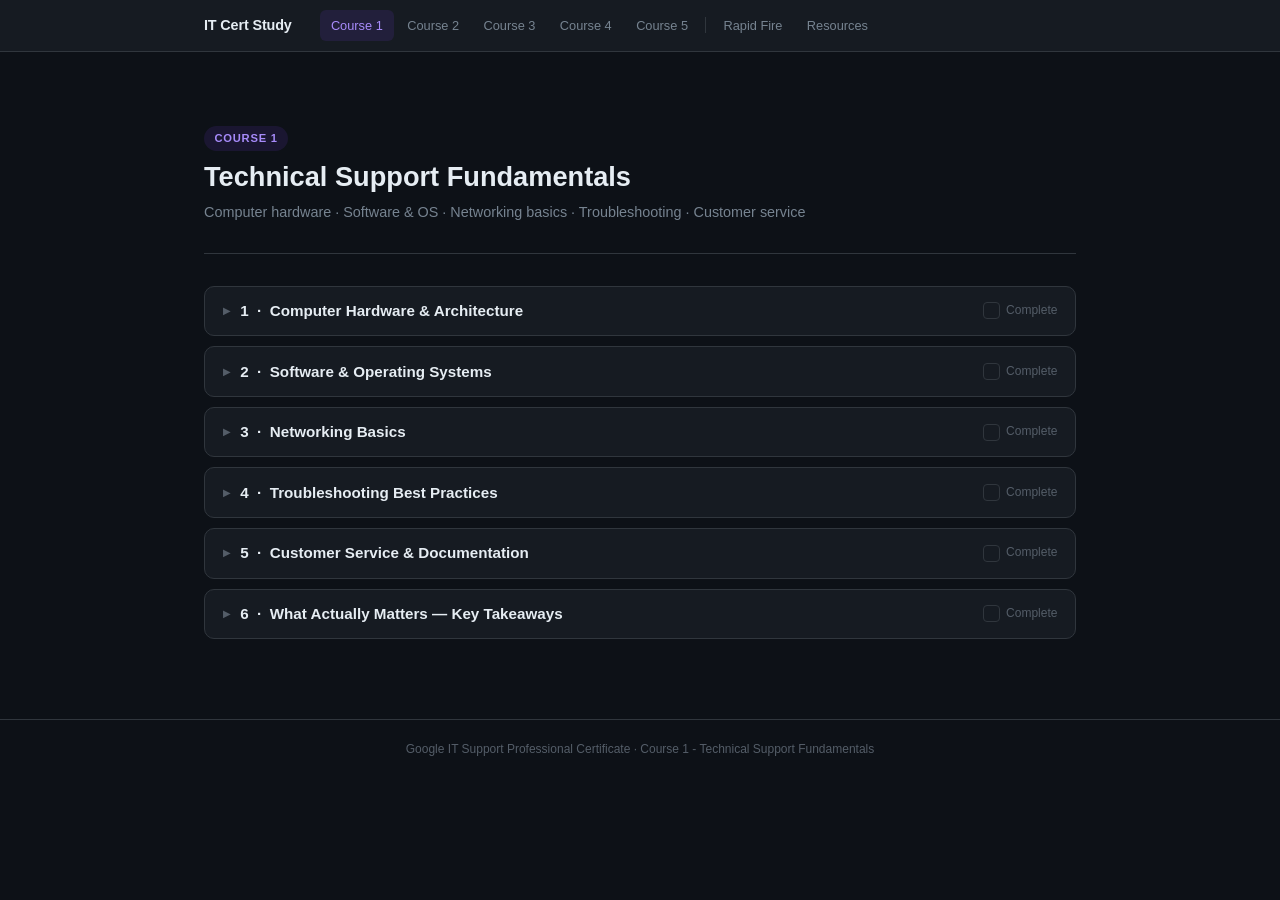
<file: courses/01-technical-support-fundamentals.html>
<!DOCTYPE html>
<html lang="en">
<head>
  <meta charset="UTF-8">
  <meta name="viewport" content="width=device-width, initial-scale=1.0">
  <title>Course 1 - Technical Support Fundamentals</title>
  <link rel="stylesheet" href="../style.css">
  <link rel="manifest" href="../manifest.json">
  <meta name="theme-color" content="#0891b2">
  <link rel="apple-touch-icon" href="../icons/icon-192.png">
</head>
<body data-course="01">

<nav class="site-nav">
  <div class="nav-inner">
    <a href="../index.html" class="nav-logo">IT Cert Study</a>
    <ul class="nav-links">
      <li><a href="01-technical-support-fundamentals.html" class="active">Course 1</a></li>
      <li><a href="02-bits-and-bytes-networking.html">Course 2</a></li>
      <li><a href="03-operating-systems.html">Course 3</a></li>
      <li><a href="04-system-administration.html">Course 4</a></li>
      <li><a href="05-it-security.html">Course 5</a></li>
      <li class="nav-sep" aria-hidden="true"></li>
      <li><a href="../quiz.html">Rapid Fire</a></li>
      <li><a href="../resources.html">Resources</a></li>
    </ul>
    <button class="nav-burger" aria-label="Toggle menu" onclick="document.querySelector('.site-nav').classList.toggle('menu-open')">
      <span class="nav-burger-icon"></span>
    </button>
  </div>
  <div class="nav-mobile-menu">
    <ul class="nav-mobile-links">
      <li><a href="01-technical-support-fundamentals.html">Course 1 — Technical Support Fundamentals</a></li>
      <li><a href="02-bits-and-bytes-networking.html">Course 2 — Bits &amp; Bytes of Networking</a></li>
      <li><a href="03-operating-systems.html">Course 3 — Operating Systems</a></li>
      <li><a href="04-system-administration.html">Course 4 — System Administration</a></li>
      <li><a href="05-it-security.html">Course 5 — IT Security</a></li>
      <li class="nav-mobile-sep"></li>
      <li><a href="../quiz.html">Rapid Fire</a></li>
      <li><a href="../resources.html">Resources</a></li>
    </ul>
  </div>
</nav>
<script>
  document.addEventListener('click', function(e) {
    var nav = document.querySelector('.site-nav');
    if (!nav.contains(e.target)) nav.classList.remove('menu-open');
  });
</script>

<main class="page-wrap">

  <header class="course-header">
    <span class="course-badge">Course 1</span>
    <h1>Technical Support Fundamentals</h1>
    <p class="subtitle">Computer hardware · Software &amp; OS · Networking basics · Troubleshooting · Customer service</p>
  </header>

  <div class="section-list">

    <!-- ══════════════════════════════════════════════
         SECTION 1 - Computer Hardware & Architecture
    ══════════════════════════════════════════════ -->
    <div class="topic-section" id="s1">
      <div class="section-header" onclick="toggleSection(this)">
        <div class="section-title-row">
          <span class="chevron">▶</span>
          <h2>1 &nbsp;·&nbsp; Computer Hardware &amp; Architecture</h2>
        </div>
        <label class="complete-wrap" onclick="event.stopPropagation()">
          <input type="checkbox" class="complete-cb" data-section="c01-s1" onchange="saveProgress(this)">
          <span>Complete</span>
        </label>
      </div>

      <div class="section-body">
        <div class="section-inner">

          <div class="subsection">
            <p class="subsection-title">Core Components</p>
            <ul class="concept-list">
              <li><strong>CPU (Central Processing Unit)</strong> - the "brain." Fetches, decodes, and executes instructions. Key specs: core count, clock speed (GHz), cache size (L1/L2/L3). More cores = better multitasking; higher GHz = faster per-core execution.</li>
              <li><strong>RAM (Random Access Memory)</strong> - volatile, high-speed temporary storage. Programs run here. When RAM is full, the OS spills to slower virtual memory (page file / swap). Current standard: DDR4 or DDR5.</li>
              <li><strong>Storage (HDD / SSD)</strong> - non-volatile, permanent storage. SSDs use flash chips (faster, more durable, more expensive per GB). HDDs use spinning magnetic platters (slower, cheaper per GB, more fragile).</li>
              <li><strong>Motherboard</strong> - the backbone connecting all components. Contains the chipset, CPU socket, RAM slots, PCIe slots, SATA ports, and I/O headers. The form factor (ATX, Micro-ATX, Mini-ITX) determines case compatibility.</li>
              <li><strong>PSU (Power Supply Unit)</strong> - converts wall AC power to regulated DC voltages (+12V, +5V, +3.3V). Wattage must exceed total system draw. 80 Plus rating indicates efficiency (Bronze → Gold → Platinum → Titanium).</li>
              <li><strong>GPU (Graphics Processing Unit)</strong> - renders visuals. Integrated GPUs share system RAM; discrete GPUs have dedicated VRAM and a PCIe slot. Essential for displays even on headless servers.</li>
            </ul>
          </div>

          <div class="subsection">
            <p class="subsection-title">Storage Types Compared</p>
            <table class="ref-table">
              <thead>
                <tr><th>Type</th><th>Interface</th><th>Typical Speed</th><th>Use Case</th></tr>
              </thead>
              <tbody>
                <tr><td>HDD (3.5")</td><td>SATA</td><td>80–160 MB/s</td><td>Bulk storage, NAS</td></tr>
                <tr><td>HDD (2.5")</td><td>SATA</td><td>80–120 MB/s</td><td>Laptops</td></tr>
                <tr><td>SSD (2.5")</td><td>SATA</td><td>~550 MB/s</td><td>OS drive upgrade from HDD</td></tr>
                <tr><td>SSD (M.2 SATA)</td><td>SATA via M.2</td><td>~550 MB/s</td><td>Compact SATA SSD</td></tr>
                <tr><td>SSD (M.2 NVMe)</td><td>PCIe / NVMe</td><td>3,000–7,000 MB/s</td><td>High-performance OS / workloads</td></tr>
              </tbody>
            </table>
          </div>

          <div class="subsection">
            <p class="subsection-title">Ports &amp; Connectors</p>
            <table class="ref-table">
              <thead>
                <tr><th>Connector</th><th>Max Speed / Notes</th><th>Common Use</th></tr>
              </thead>
              <tbody>
                <tr><td>USB 2.0</td><td>480 Mbps</td><td>Keyboards, mice, low-speed devices</td></tr>
                <tr><td>USB 3.0 / 3.1 Gen 1</td><td>5 Gbps</td><td>Flash drives, external HDDs</td></tr>
                <tr><td>USB 3.1 Gen 2</td><td>10 Gbps</td><td>External SSDs</td></tr>
                <tr><td>USB 3.2 Gen 2×2</td><td>20 Gbps</td><td>High-speed storage</td></tr>
                <tr><td>USB4 / Thunderbolt 3/4</td><td>40 Gbps</td><td>Docks, eGPUs, 4K displays</td></tr>
                <tr><td>USB-C</td><td>Shape - not a speed standard</td><td>Can carry USB, Thunderbolt, DP, power</td></tr>
                <tr><td>HDMI</td><td>Up to 48 Gbps (2.1)</td><td>Consumer displays, TVs, projectors</td></tr>
                <tr><td>DisplayPort</td><td>Up to 77 Gbps (2.1)</td><td>PC monitors, daisy-chaining</td></tr>
                <tr><td>VGA</td><td>Analog only</td><td>Legacy - no longer recommended</td></tr>
                <tr><td>DVI</td><td>Analog + digital</td><td>Legacy monitors</td></tr>
              </tbody>
            </table>
          </div>

          <div class="subsection">
            <p class="subsection-title">Binary &amp; Number Systems</p>
            <ul class="concept-list">
              <li><strong>Binary (base 2)</strong> - computers use 0s and 1s because transistors have two states (on/off). A <em>bit</em> is one binary digit. A <em>byte</em> = 8 bits.</li>
              <li><strong>Hexadecimal (base 16)</strong> - digits 0–9 then A–F. One hex digit = 4 bits (a nibble); two hex digits = 1 byte. Used heavily in memory addresses, MAC addresses, and color codes.</li>
            </ul>
            <div class="math-block">
              <span class="label">1 byte</span>     <span class="val">= 8 bits</span><br>
              <span class="label">1 KB (kibibyte)</span><span class="val">= 1,024 bytes  (2¹⁰)</span><br>
              <span class="label">1 MB</span>        <span class="val">= 1,024 KB</span><br>
              <span class="label">1 GB</span>        <span class="val">= 1,024 MB</span><br>
              <span class="label">1 TB</span>        <span class="val">= 1,024 GB</span><br>
              <span class="label">Hex digit range</span><span class="val">0, 1, 2, 3, 4, 5, 6, 7, 8, 9, A, B, C, D, E, F</span><br>
              <span class="label">Binary → Hex</span><span class="val">1111 = F  |  1010 = A  |  0000 = 0</span>
            </div>
          </div>

          <div class="subsection">
            <p class="subsection-title">Key Terms</p>
            <div class="term-grid">
              <div class="term-row"><span class="term-key">Bit</span><span class="term-val">Smallest unit of data - a single 0 or 1</span></div>
              <div class="term-row"><span class="term-key">Byte</span><span class="term-val">8 bits; the basic unit for measuring file/storage size</span></div>
              <div class="term-row"><span class="term-key">Clock speed</span><span class="term-val">How many instruction cycles a CPU executes per second (GHz = billions)</span></div>
              <div class="term-row"><span class="term-key">Cache</span><span class="term-val">Ultra-fast SRAM on or near the CPU (L1 fastest/smallest → L3 larger/slower). Stores recently used data to avoid RAM round-trips.</span></div>
              <div class="term-row"><span class="term-key">BIOS / UEFI</span><span class="term-val">Firmware on the motherboard. Initializes hardware (POST) and hands off to the OS bootloader. UEFI is the modern replacement for BIOS - supports drives &gt;2TB and Secure Boot.</span></div>
              <div class="term-row"><span class="term-key">POST</span><span class="term-val">Power-On Self Test - hardware diagnostic run at boot before the OS loads. Beep codes signal failures.</span></div>
              <div class="term-row"><span class="term-key">NIC</span><span class="term-val">Network Interface Card - hardware that connects a device to a network (wired or wireless)</span></div>
              <div class="term-row"><span class="term-key">PCIe</span><span class="term-val">PCI Express - high-speed expansion slot for GPUs, NVMe SSDs, and NICs</span></div>
              <div class="term-row"><span class="term-key">ESD</span><span class="term-val">Electrostatic Discharge - static electricity that can silently damage components. Use anti-static wrist straps and mats; always ground yourself before touching internals.</span></div>
            </div>
          </div>

          <div class="practice-section">
            <button class="practice-btn" onclick="togglePractice(this)">
              <span class="arr">▶</span> Practice Questions
            </button>
            <button class="quiz-me-btn" onclick="openQuiz('s1')">◈ Quiz Me</button>
            <div class="practice-body">
              <ol class="q-list">
                <li>What is the difference between RAM and storage? Why does a program need RAM to run?</li>
                <li>A user's computer is very slow but has only 8 GB RAM and 16 GB of active programs open. What is likely happening?</li>
                <li>How many bits are in 3 bytes? Convert the binary number <code>1001</code> to decimal.</li>
                <li>A technician opens a desktop and doesn't use an anti-static wrist strap. What risk does this create?</li>
                <li>What is the purpose of the POST, and what might beep codes indicate?</li>
                <li>Which storage interface is fastest: SATA SSD, M.2 NVMe, or HDD?</li>
              </ol>
              <button class="ans-btn" onclick="toggleAnswers(this)">
                <span class="arr">▶</span> Show answers
              </button>
              <div class="ans-body">
                <ol class="a-list">
                  <li>RAM is volatile (lost at power-off) and extremely fast - the CPU reads/writes it directly while a program runs. Storage is non-volatile and slower - it holds the program permanently when it's not running. Programs must be loaded into RAM to execute.</li>
                  <li>The OS is using virtual memory (page file/swap) on disk because RAM is exhausted. Disk is far slower than RAM, causing heavy slowdowns - commonly called "thrashing."</li>
                  <li>3 bytes = 24 bits. Binary <code>1001</code> = 8+0+0+1 = <strong>9</strong> in decimal.</li>
                  <li>ESD (Electrostatic Discharge) - the static built up in the technician's body can discharge into sensitive components, potentially damaging or destroying the CPU, RAM, GPU, or motherboard without any visible sign.</li>
                  <li>POST (Power-On Self Test) verifies that critical hardware (CPU, RAM, GPU, storage) is present and functioning before the OS loads. Beep codes indicate which component failed - the pattern varies by BIOS/UEFI vendor.</li>
                  <li>M.2 NVMe is fastest (3,000–7,000 MB/s), followed by SATA SSD (~550 MB/s), then HDD (80–160 MB/s).</li>
                </ol>
              </div>
            </div>
          </div>

        </div>
      </div>
    </div><!-- /s1 -->


    <!-- ══════════════════════════════════════════════
         SECTION 2 - Software & Operating Systems
    ══════════════════════════════════════════════ -->
    <div class="topic-section" id="s2">
      <div class="section-header" onclick="toggleSection(this)">
        <div class="section-title-row">
          <span class="chevron">▶</span>
          <h2>2 &nbsp;·&nbsp; Software &amp; Operating Systems</h2>
        </div>
        <label class="complete-wrap" onclick="event.stopPropagation()">
          <input type="checkbox" class="complete-cb" data-section="c01-s2" onchange="saveProgress(this)">
          <span>Complete</span>
        </label>
      </div>

      <div class="section-body">
        <div class="section-inner">

          <div class="subsection">
            <p class="subsection-title">Types of Software</p>
            <div class="term-grid">
              <div class="term-row"><span class="term-key">System software</span><span class="term-val">Manages hardware and provides a platform for other software - OS, firmware, device drivers</span></div>
              <div class="term-row"><span class="term-key">Application software</span><span class="term-val">User-facing programs that accomplish specific tasks - browsers, word processors, games</span></div>
              <div class="term-row"><span class="term-key">Utility software</span><span class="term-val">Maintenance and management tools - antivirus, disk cleanup, backup software</span></div>
              <div class="term-row"><span class="term-key">Device driver</span><span class="term-val">Translates OS commands into hardware-specific instructions. A missing or outdated driver is a common source of hardware malfunctions.</span></div>
            </div>
          </div>

          <div class="subsection">
            <p class="subsection-title">What an OS Does</p>
            <ul class="concept-list">
              <li><strong>Process management</strong> - starts, schedules, and terminates programs. Decides which process gets CPU time (scheduling algorithms).</li>
              <li><strong>Memory management</strong> - allocates RAM to processes and reclaims it when they exit. Handles virtual memory when RAM is full.</li>
              <li><strong>File system management</strong> - organizes data on storage into files and directories, controls access permissions.</li>
              <li><strong>Device management</strong> - communicates with hardware via drivers; abstracts complexity so applications don't need to know hardware specifics.</li>
              <li><strong>User interface</strong> - either a CLI (Command Line Interface) or GUI (Graphical User Interface), or both.</li>
              <li><strong>Security &amp; access control</strong> - enforces user accounts, permissions, and authentication.</li>
            </ul>
            <div class="note"><strong>Kernel</strong> - the core of the OS that runs in privileged mode and directly manages hardware. Applications talk to the kernel through <strong>system calls</strong>. The kernel is the boundary between software and hardware.</div>
          </div>

          <div class="subsection">
            <p class="subsection-title">Major Operating Systems</p>
            <table class="ref-table">
              <thead>
                <tr><th>OS</th><th>Kernel / Base</th><th>Default Filesystem</th><th>Common Use</th></tr>
              </thead>
              <tbody>
                <tr><td>Windows 10/11</td><td>NT kernel</td><td>NTFS</td><td>Enterprise desktop, gaming, general-purpose</td></tr>
                <tr><td>macOS</td><td>XNU (Unix/Darwin)</td><td>APFS</td><td>Creative professionals, Apple ecosystem</td></tr>
                <tr><td>Linux (Ubuntu)</td><td>Linux kernel</td><td>ext4</td><td>Servers, developers, open-source workstations</td></tr>
                <tr><td>Linux (CentOS/RHEL)</td><td>Linux kernel</td><td>XFS / ext4</td><td>Enterprise servers</td></tr>
                <tr><td>Chrome OS</td><td>Linux kernel</td><td>ext4</td><td>Cloud-centric, education, lightweight laptops</td></tr>
                <tr><td>Android</td><td>Linux kernel</td><td>ext4 / F2FS</td><td>Mobile devices</td></tr>
                <tr><td>iOS / iPadOS</td><td>XNU (Unix)</td><td>APFS</td><td>Apple mobile devices</td></tr>
              </tbody>
            </table>
          </div>

          <div class="subsection">
            <p class="subsection-title">Software Licensing</p>
            <div class="term-grid">
              <div class="term-row"><span class="term-key">Proprietary</span><span class="term-val">Source code is private; users pay for a license to use the software (e.g., Microsoft Office, Adobe Photoshop)</span></div>
              <div class="term-row"><span class="term-key">Freeware</span><span class="term-val">Free to use at no cost, but source code is not available (e.g., older versions of Skype)</span></div>
              <div class="term-row"><span class="term-key">Open source</span><span class="term-val">Source code is publicly available. Anyone can inspect, modify, and distribute it (subject to license terms)</span></div>
              <div class="term-row"><span class="term-key">GPL</span><span class="term-val">GNU General Public License - open source, but derivative works must also be GPL ("copyleft")</span></div>
              <div class="term-row"><span class="term-key">MIT / Apache</span><span class="term-val">Permissive licenses - open source, can be included in proprietary products with attribution</span></div>
              <div class="term-row"><span class="term-key">Shareware</span><span class="term-val">Try before you buy - limited features or trial period, requires payment for full use</span></div>
            </div>
          </div>

          <div class="subsection">
            <p class="subsection-title">Virtual Machines &amp; Hypervisors</p>
            <ul class="concept-list">
              <li>A <strong>virtual machine (VM)</strong> is a software emulation of a physical computer, running its own OS inside another OS.</li>
              <li>A <strong>hypervisor</strong> creates and manages VMs, abstracting physical hardware into virtual resources.</li>
              <li><strong>Type 1 (bare-metal)</strong>: runs directly on hardware, no host OS. Higher performance. Examples: VMware ESXi, Microsoft Hyper-V, KVM.</li>
              <li><strong>Type 2 (hosted)</strong>: runs on top of an existing OS. Easier to set up. Examples: VirtualBox, VMware Workstation.</li>
              <li><strong>Snapshot</strong>: a point-in-time copy of a VM's state - useful for testing or rolling back changes.</li>
            </ul>
          </div>

          <div class="subsection">
            <p class="subsection-title">Software Versioning</p>
            <ul class="concept-list">
              <li><strong>Semantic versioning</strong>: <code>MAJOR.MINOR.PATCH</code> (e.g., <code>3.11.2</code>). MAJOR = breaking change; MINOR = new feature; PATCH = bug fix.</li>
              <li><strong>LTS (Long-Term Support)</strong>: a version with extended security updates - preferred for production servers (e.g., Ubuntu 22.04 LTS supported until 2027).</li>
              <li>Keeping software updated patches security vulnerabilities - critical for IT support.</li>
            </ul>
          </div>

          <div class="practice-section">
            <button class="practice-btn" onclick="togglePractice(this)">
              <span class="arr">▶</span> Practice Questions
            </button>
            <button class="quiz-me-btn" onclick="openQuiz('s2')">◈ Quiz Me</button>
            <div class="practice-body">
              <ol class="q-list">
                <li>What is a kernel, and how do applications interact with it?</li>
                <li>A printer was just connected to a Windows PC but isn't working. What type of software is most likely missing?</li>
                <li>What is the difference between a Type 1 and Type 2 hypervisor? Give an example of each.</li>
                <li>A company wants to use Linux on their servers but needs commercial support. Which distribution is a common choice?</li>
                <li>What does GPL require of derivative software, and how does this differ from the MIT license?</li>
                <li>Interpret the version number <code>2.0.0</code> → <code>2.1.0</code> → <code>2.1.3</code>. What happened at each step?</li>
              </ol>
              <button class="ans-btn" onclick="toggleAnswers(this)">
                <span class="arr">▶</span> Show answers
              </button>
              <div class="ans-body">
                <ol class="a-list">
                  <li>The kernel is the privileged core of the OS that directly manages hardware resources. Applications communicate with it through <strong>system calls</strong> - requests to perform operations like reading a file or sending network data.</li>
                  <li>A device driver - the software that translates OS-level commands into instructions the specific printer hardware understands.</li>
                  <li>Type 1 runs directly on bare metal hardware (e.g., VMware ESXi, Hyper-V) - higher performance. Type 2 runs on top of an existing OS (e.g., VirtualBox, VMware Workstation) - easier to set up on a personal machine.</li>
                  <li>Red Hat Enterprise Linux (RHEL) or its community rebuild Rocky Linux / AlmaLinux. Canonical also offers commercial Ubuntu support.</li>
                  <li>GPL requires that any software derived from GPL code must also be released under GPL (copyleft). MIT is permissive - you can incorporate MIT-licensed code into a proprietary product without releasing your source code.</li>
                  <li>2.0.0 = initial major release (breaking changes from 1.x). 2.1.0 = new feature added (backwards-compatible). 2.1.3 = three bug fixes applied to the 2.1 feature set.</li>
                </ol>
              </div>
            </div>
          </div>

        </div>
      </div>
    </div><!-- /s2 -->


    <!-- ══════════════════════════════════════════════
         SECTION 3 - Networking Basics
    ══════════════════════════════════════════════ -->
    <div class="topic-section" id="s3">
      <div class="section-header" onclick="toggleSection(this)">
        <div class="section-title-row">
          <span class="chevron">▶</span>
          <h2>3 &nbsp;·&nbsp; Networking Basics</h2>
        </div>
        <label class="complete-wrap" onclick="event.stopPropagation()">
          <input type="checkbox" class="complete-cb" data-section="c01-s3" onchange="saveProgress(this)">
          <span>Complete</span>
        </label>
      </div>

      <div class="section-body">
        <div class="section-inner">

          <div class="note" style="margin-top:0.75rem;">This section covers introductory concepts. Deep dives into TCP/IP, subnetting, DNS, DHCP, and troubleshooting tools are in <a href="02-bits-and-bytes-networking.html">Course 2</a>.</div>

          <div class="subsection">
            <p class="subsection-title">Network Types by Scale</p>
            <div class="term-grid">
              <div class="term-row"><span class="term-key">PAN</span><span class="term-val">Personal Area Network - devices within ~10 m (Bluetooth headset to phone)</span></div>
              <div class="term-row"><span class="term-key">LAN</span><span class="term-val">Local Area Network - single building or campus (home, office). Typically Ethernet or Wi-Fi.</span></div>
              <div class="term-row"><span class="term-key">MAN</span><span class="term-val">Metropolitan Area Network - city-wide; e.g., university campuses, city government</span></div>
              <div class="term-row"><span class="term-key">WAN</span><span class="term-val">Wide Area Network - large geographic areas. The internet is the largest WAN.</span></div>
            </div>
          </div>

          <div class="subsection">
            <p class="subsection-title">Network Hardware</p>
            <div class="term-grid">
              <div class="term-row"><span class="term-key">NIC</span><span class="term-val">Network Interface Card - the hardware that physically connects a device to a network (wired or wireless). Has a unique MAC address burned in at manufacture.</span></div>
              <div class="term-row"><span class="term-key">Hub</span><span class="term-val">Layer 1 - broadcasts every packet to all ports. Creates one large collision domain. Mostly obsolete.</span></div>
              <div class="term-row"><span class="term-key">Switch</span><span class="term-val">Layer 2 - forwards frames only to the correct port using a MAC address table. Creates separate collision domains per port.</span></div>
              <div class="term-row"><span class="term-key">Router</span><span class="term-val">Layer 3 - connects different networks (e.g., LAN to internet). Forwards packets based on IP addresses and a routing table.</span></div>
              <div class="term-row"><span class="term-key">Modem</span><span class="term-val">Modulates/demodulates signals to/from the ISP's network (cable, DSL, fiber). In homes the modem and router are often one device.</span></div>
              <div class="term-row"><span class="term-key">WAP</span><span class="term-val">Wireless Access Point - bridges wireless clients onto a wired LAN. Home routers have a built-in WAP.</span></div>
              <div class="term-row"><span class="term-key">Firewall</span><span class="term-val">Inspects and filters traffic based on rules. Can be hardware (appliance) or software (Windows Defender Firewall, iptables).</span></div>
            </div>
          </div>

          <div class="subsection">
            <p class="subsection-title">Physical Media</p>
            <table class="ref-table">
              <thead>
                <tr><th>Medium</th><th>Standard / Type</th><th>Max Speed</th><th>Notes</th></tr>
              </thead>
              <tbody>
                <tr><td>Cat 5e</td><td>Twisted pair (UTP)</td><td>1 Gbps / 100 m</td><td>Minimum for gigabit - still common</td></tr>
                <tr><td>Cat 6</td><td>Twisted pair (UTP)</td><td>10 Gbps / 55 m</td><td>Most new installations</td></tr>
                <tr><td>Cat 6a</td><td>Twisted pair (STP)</td><td>10 Gbps / 100 m</td><td>Full 10G at longer runs</td></tr>
                <tr><td>Fiber (multimode)</td><td>Glass/plastic core</td><td>100 Gbps+</td><td>Short–medium runs inside buildings; cheaper lasers</td></tr>
                <tr><td>Fiber (single-mode)</td><td>Glass core (narrow)</td><td>100 Gbps+</td><td>Long-distance; ISP backbone, campus links</td></tr>
                <tr><td>Wi-Fi 5 (802.11ac)</td><td>5 GHz</td><td>~3.5 Gbps theoretical</td><td>Ubiquitous current standard</td></tr>
                <tr><td>Wi-Fi 6 (802.11ax)</td><td>2.4 &amp; 5 GHz</td><td>~9.6 Gbps theoretical</td><td>Better in dense environments (OFDMA)</td></tr>
              </tbody>
            </table>
          </div>

          <div class="subsection">
            <p class="subsection-title">Network Topologies</p>
            <div class="term-grid">
              <div class="term-row"><span class="term-key">Star</span><span class="term-val">All devices connect to a central switch/hub. Most common in modern LANs. Single device failure doesn't take down the network; central device failure affects all.</span></div>
              <div class="term-row"><span class="term-key">Bus</span><span class="term-val">All devices share one cable (backbone). Simple but a single break takes down the whole segment. Legacy (early Ethernet coax).</span></div>
              <div class="term-row"><span class="term-key">Ring</span><span class="term-val">Each device connects to the next in a loop. Token Ring (legacy). A break can take down the ring unless dual-ring (FDDI).</span></div>
              <div class="term-row"><span class="term-key">Mesh</span><span class="term-val">Every device connects to every other device. Highly redundant. Full mesh is expensive; partial mesh is used in WANs and core networks.</span></div>
              <div class="term-row"><span class="term-key">Hybrid</span><span class="term-val">Combination of topologies - e.g., star topology inside each floor connected via a partial mesh between floors.</span></div>
            </div>
          </div>

          <div class="subsection">
            <p class="subsection-title">IP Addresses - Overview</p>
            <ul class="concept-list">
              <li>Every device on a network needs an <strong>IP address</strong> to communicate. Like a postal address - unique identifier for routing.</li>
              <li><strong>IPv4</strong>: 32-bit, written as four 0–255 numbers separated by dots. ~4.3 billion possible addresses (mostly exhausted).</li>
              <li><strong>IPv6</strong>: 128-bit, written in hexadecimal with colons. Virtually unlimited addresses.</li>
              <li><strong>Private IPs</strong> (e.g., <code>192.168.x.x</code>) are used inside a network; a router uses NAT to share one public IP for internet access.</li>
              <li><strong>DHCP</strong> automatically assigns IP addresses to devices joining the network so you don't configure them manually.</li>
              <li><strong>DNS</strong> translates domain names (<code>google.com</code>) to IP addresses so you don't need to memorize numbers.</li>
            </ul>
          </div>

          <div class="practice-section">
            <button class="practice-btn" onclick="togglePractice(this)">
              <span class="arr">▶</span> Practice Questions
            </button>
            <button class="quiz-me-btn" onclick="openQuiz('s3')">◈ Quiz Me</button>
            <div class="practice-body">
              <ol class="q-list">
                <li>What is the functional difference between a hub and a switch?</li>
                <li>A user in a home office has a single device from their ISP that handles both the internet connection and local Wi-Fi. What is this device called?</li>
                <li>Which cable category supports 10 Gbps over 100 meters?</li>
                <li>Why is a star topology preferred over a bus topology in modern LANs?</li>
                <li>A device on a LAN has the IP address <code>192.168.1.50</code>. Is this a public or private address?</li>
                <li>What does a router do that a switch cannot?</li>
              </ol>
              <button class="ans-btn" onclick="toggleAnswers(this)">
                <span class="arr">▶</span> Show answers
              </button>
              <div class="ans-body">
                <ol class="a-list">
                  <li>A hub broadcasts every frame to all ports (layer 1, one collision domain). A switch learns MAC addresses and forwards frames only to the correct port (layer 2, separate collision domains per port), making it far more efficient.</li>
                  <li>A modem/router combo (sometimes called a gateway or residential gateway). The modem converts the ISP signal; the router manages the LAN and provides Wi-Fi via a built-in WAP.</li>
                  <li>Cat 6a (Cat 6 supports 10G only up to 55 m; Cat 6a extends it to the full 100 m)</li>
                  <li>In a star topology, only the device with the failed link goes down. In a bus topology, a single break in the shared cable takes the entire segment offline.</li>
                  <li>Private - <code>192.168.0.0/16</code> is one of the RFC 1918 private ranges, not routable on the public internet.</li>
                  <li>A router operates at Layer 3 and forwards traffic between different networks using IP addresses. A switch operates at Layer 2 and can only move traffic within a single network using MAC addresses.</li>
                </ol>
              </div>
            </div>
          </div>

        </div>
      </div>
    </div><!-- /s3 -->


    <!-- ══════════════════════════════════════════════
         SECTION 4 - Troubleshooting Best Practices
    ══════════════════════════════════════════════ -->
    <div class="topic-section" id="s4">
      <div class="section-header" onclick="toggleSection(this)">
        <div class="section-title-row">
          <span class="chevron">▶</span>
          <h2>4 &nbsp;·&nbsp; Troubleshooting Best Practices</h2>
        </div>
        <label class="complete-wrap" onclick="event.stopPropagation()">
          <input type="checkbox" class="complete-cb" data-section="c01-s4" onchange="saveProgress(this)">
          <span>Complete</span>
        </label>
      </div>

      <div class="section-body">
        <div class="section-inner">

          <div class="subsection">
            <p class="subsection-title">The Troubleshooting Methodology (7 Steps)</p>
            <div class="math-block">
              <span class="label">Step 1 - Identify</span>     <span class="val">Gather info. What is the problem? What changed? Who is affected?</span><br>
              <span class="label">Step 2 - Theory</span>       <span class="val">Establish a probable cause. Question the obvious first (is it plugged in?).</span><br>
              <span class="label">Step 3 - Test theory</span>  <span class="val">Confirm or eliminate the theory. If wrong, go back to step 2.</span><br>
              <span class="label">Step 4 - Plan</span>         <span class="val">Establish an action plan. Consider side effects before implementing.</span><br>
              <span class="label">Step 5 - Implement</span>    <span class="val">Apply the fix. Escalate if beyond your authority or skill set.</span><br>
              <span class="label">Step 6 - Verify</span>       <span class="val">Confirm the issue is resolved and no new problems were introduced.</span><br>
              <span class="label">Step 7 - Document</span>     <span class="val">Record the problem, root cause, and solution in the ticketing system.</span>
            </div>
            <div class="note"><strong>Don't skip step 7.</strong> Documentation creates the knowledge base that speeds up future incidents and is required for SLA compliance.</div>
          </div>

          <div class="subsection">
            <p class="subsection-title">Asking the Right Questions</p>
            <ul class="concept-list">
              <li><strong>"What changed recently?"</strong> - software update, new hardware, configuration change. Most outages have a recent change as the root cause.</li>
              <li><strong>"When did it start / how often does it happen?"</strong> - intermittent vs consistent failures point to different causes (heat, memory, network congestion vs hard failure).</li>
              <li><strong>"Does it happen to anyone else?"</strong> - determines if it's user-specific, device-specific, or infrastructure-wide.</li>
              <li><strong>"What have you already tried?"</strong> - avoids repeating steps and signals what to rule out.</li>
              <li><strong>"Can you reproduce it?"</strong> - reproducible bugs are far easier to diagnose.</li>
            </ul>
          </div>

          <div class="subsection">
            <p class="subsection-title">Troubleshooting Approaches</p>
            <div class="term-grid">
              <div class="term-row"><span class="term-key">Bottom-up</span><span class="term-val">Start at Layer 1 (physical) and work up. Best for network issues - check cable → IP → DNS → application.</span></div>
              <div class="term-row"><span class="term-key">Top-down</span><span class="term-val">Start at the application layer and work down. Good when users report a specific app failing but the network seems OK.</span></div>
              <div class="term-row"><span class="term-key">Divide and conquer</span><span class="term-val">Start in the middle of the stack and eliminate halves. Efficient for complex multi-layer problems.</span></div>
              <div class="term-row"><span class="term-key">Swap and compare</span><span class="term-val">Replace a suspected component with a known-good one to confirm the fault. Common for hardware troubleshooting.</span></div>
            </div>
          </div>

          <div class="subsection">
            <p class="subsection-title">Support Tiers</p>
            <table class="ref-table">
              <thead>
                <tr><th>Tier</th><th>Name</th><th>Handles</th></tr>
              </thead>
              <tbody>
                <tr><td>Tier 0</td><td>Self-service</td><td>FAQs, knowledge base, automated tools - user resolves without contacting IT</td></tr>
                <tr><td>Tier 1</td><td>Help desk / front line</td><td>Password resets, basic connectivity, standard procedures - scripted responses</td></tr>
                <tr><td>Tier 2</td><td>Technical support</td><td>In-depth troubleshooting, configuration, OS issues - deeper technical knowledge</td></tr>
                <tr><td>Tier 3</td><td>Expert / engineering</td><td>Complex bugs, vendor escalations, infrastructure changes - subject matter experts</td></tr>
                <tr><td>Tier 4</td><td>Vendor support</td><td>Issues requiring the original manufacturer or vendor (hardware warranty, software bugs)</td></tr>
              </tbody>
            </table>
          </div>

          <div class="subsection">
            <p class="subsection-title">Safety &amp; Environmental Considerations</p>
            <ul class="concept-list">
              <li><strong>ESD prevention</strong>: anti-static wrist strap (grounded), anti-static mat, anti-static bags for components, avoid carpeted areas when working on hardware.</li>
              <li><strong>Electrical safety</strong>: always power off and unplug before opening a PSU or working near high-voltage components. Capacitors inside PSUs can hold charge even when unplugged.</li>
              <li><strong>Thermal management</strong>: overheating causes performance throttling and component failure. Ensure proper airflow; clean dust filters periodically.</li>
              <li><strong>Cable management</strong>: poor cable management restricts airflow and makes troubleshooting harder - not just aesthetic.</li>
            </ul>
          </div>

          <div class="practice-section">
            <button class="practice-btn" onclick="togglePractice(this)">
              <span class="arr">▶</span> Practice Questions
            </button>
            <button class="quiz-me-btn" onclick="openQuiz('s4')">◈ Quiz Me</button>
            <div class="practice-body">
              <ol class="q-list">
                <li>A user says "my email doesn't work." What are your first three questions?</li>
                <li>You apply a fix in step 5 but the problem returns the next day. Which step did you likely skip, and what should you do?</li>
                <li>A user's machine is randomly shutting off. Would you approach this top-down or bottom-up? Why?</li>
                <li>At what tier would a password reset typically be handled?</li>
                <li>You need to open a desktop to reseat RAM. What should you do before touching any components?</li>
                <li>Why is documentation (step 7) important even for simple issues you've solved before?</li>
              </ol>
              <button class="ans-btn" onclick="toggleAnswers(this)">
                <span class="arr">▶</span> Show answers
              </button>
              <div class="ans-body">
                <ol class="a-list">
                  <li>1) "When did it stop working / what changed?" 2) "Can you still access the internet or other apps?" 3) "Is anyone else in the office having the same problem?" (distinguishes user-specific vs infrastructure issue)</li>
                  <li>You likely found a symptom, not the root cause (step 2 theory was incomplete). Reopen the ticket, revisit step 2 with new information, and find the underlying cause before implementing again.</li>
                  <li>Bottom-up - random shutdowns are often a hardware or environmental issue (overheating, PSU underload, RAM failure). Starting at the physical layer to check temps, PSU wattage, and hardware stability is more direct than starting at the OS.</li>
                  <li>Tier 1 (Help Desk) - password resets are a standard scripted procedure.</li>
                  <li>Power off the machine, unplug it from the wall, and attach an anti-static wrist strap grounded to the case before touching any components.</li>
                  <li>Documentation builds the knowledge base. Next time someone (you or a colleague) encounters the same issue, a documented resolution saves time. It also creates an audit trail for compliance and SLA reporting, and reveals patterns (recurring issues → problem management).</li>
                </ol>
              </div>
            </div>
          </div>

        </div>
      </div>
    </div><!-- /s4 -->


    <!-- ══════════════════════════════════════════════
         SECTION 5 - Customer Service & Documentation
    ══════════════════════════════════════════════ -->
    <div class="topic-section" id="s5">
      <div class="section-header" onclick="toggleSection(this)">
        <div class="section-title-row">
          <span class="chevron">▶</span>
          <h2>5 &nbsp;·&nbsp; Customer Service &amp; Documentation</h2>
        </div>
        <label class="complete-wrap" onclick="event.stopPropagation()">
          <input type="checkbox" class="complete-cb" data-section="c01-s5" onchange="saveProgress(this)">
          <span>Complete</span>
        </label>
      </div>

      <div class="section-body">
        <div class="section-inner">

          <div class="subsection">
            <p class="subsection-title">Core Customer Service Skills</p>
            <ul class="concept-list">
              <li><strong>Active listening</strong> - let the user fully describe the problem before speaking. Don't interrupt or complete their sentences. Paraphrase back to confirm understanding.</li>
              <li><strong>Empathy</strong> - acknowledge the user's frustration: "I understand this is disruptive, let's get it sorted." People want to feel heard before they want to be fixed.</li>
              <li><strong>Positive language</strong> - reframe negatives. Instead of "I don't know," say "Let me find out." Instead of "That's not possible," say "Here's what we can do."</li>
              <li><strong>Avoid jargon</strong> - explain technical issues in terms the user understands. Talking down or over a user's head both erode trust.</li>
              <li><strong>Set expectations</strong> - give a realistic timeline. If you don't know, say when you'll follow up. Silence breeds frustration.</li>
              <li><strong>Follow through</strong> - do what you said you'd do, when you said you'd do it. If you can't, proactively communicate before the deadline passes.</li>
            </ul>
          </div>

          <div class="subsection">
            <p class="subsection-title">Ticketing System Lifecycle</p>
            <div class="math-block">
              <span class="label">1. Submission</span>   <span class="val">User reports issue via portal, email, phone, or chat</span><br>
              <span class="label">2. Triage</span>       <span class="val">Ticket assigned a priority (P1–P4) and routed to appropriate tier</span><br>
              <span class="label">3. Diagnosis</span>    <span class="val">Technician investigates, updates ticket with findings</span><br>
              <span class="label">4. Resolution</span>   <span class="val">Fix applied; resolution steps logged in the ticket</span><br>
              <span class="label">5. Closure</span>      <span class="val">User confirms issue is resolved; ticket closed</span><br>
              <span class="label">6. Follow-up</span>    <span class="val">Optional satisfaction survey; review for recurring patterns</span>
            </div>
          </div>

          <div class="subsection">
            <p class="subsection-title">SLA - Service Level Agreement</p>
            <ul class="concept-list">
              <li>A formal contract specifying the expected level of service - including response times, resolution times, and uptime guarantees.</li>
              <li><strong>Response time</strong>: how quickly the IT team acknowledges the ticket.</li>
              <li><strong>Resolution time</strong>: how quickly the issue is fully resolved.</li>
              <li>SLAs are tied to <strong>priority levels</strong> - critical outages have much tighter SLAs than low-priority requests.</li>
              <li>Breaching an SLA may have financial penalties or reputational consequences - flag at-risk tickets early.</li>
            </ul>
            <table class="ref-table" style="margin-top:0.75rem;">
              <thead>
                <tr><th>Priority</th><th>Typical Meaning</th><th>Example Response Target</th></tr>
              </thead>
              <tbody>
                <tr><td>P1 - Critical</td><td>Complete outage affecting all users / revenue</td><td>15 min response · 4 hr resolution</td></tr>
                <tr><td>P2 - High</td><td>Major function unavailable, many users affected</td><td>1 hr response · 8 hr resolution</td></tr>
                <tr><td>P3 - Medium</td><td>Partial degradation, workaround exists</td><td>4 hr response · 24 hr resolution</td></tr>
                <tr><td>P4 - Low</td><td>Minor issue, cosmetic, single user</td><td>Next business day</td></tr>
              </tbody>
            </table>
          </div>

          <div class="subsection">
            <p class="subsection-title">ITIL Concepts - Incident vs Problem vs Change</p>
            <div class="term-grid">
              <div class="term-row"><span class="term-key">Incident</span><span class="term-val">An unplanned interruption or degradation of service. Goal is fast restoration - not necessarily finding root cause. E.g., "server is down, reboot it."</span></div>
              <div class="term-row"><span class="term-key">Problem</span><span class="term-val">The underlying cause of one or more incidents. Requires root cause analysis. E.g., "the server keeps crashing - investigate the hardware."</span></div>
              <div class="term-row"><span class="term-key">Change</span><span class="term-val">A planned modification to the IT environment. Goes through a change advisory board (CAB) for approval to minimize risk. E.g., "upgrade the server's OS Saturday night."</span></div>
              <div class="term-row"><span class="term-key">Known error</span><span class="term-val">A problem with an identified root cause and documented workaround, even if not yet permanently fixed</span></div>
            </div>
          </div>

          <div class="subsection">
            <p class="subsection-title">Documentation Best Practices</p>
            <ul class="concept-list">
              <li><strong>Write for a stranger</strong> - your documentation should allow someone who has never seen the system to follow it without asking questions.</li>
              <li><strong>Runbooks / SOPs</strong>: step-by-step procedures for common tasks (server restart, new user onboarding, backup restore). Reduces human error and training time.</li>
              <li><strong>Knowledge base articles</strong>: solutions to known issues written in plain language - searchable by users for self-service (Tier 0).</li>
              <li><strong>Network diagrams</strong>: always keep updated. Tools: draw.io, Lucidchart, Visio.</li>
              <li><strong>Change logs</strong>: record every infrastructure change with date, who made it, what changed, and why. Invaluable for incident investigation.</li>
            </ul>
          </div>

          <div class="practice-section">
            <button class="practice-btn" onclick="togglePractice(this)">
              <span class="arr">▶</span> Practice Questions
            </button>
            <button class="quiz-me-btn" onclick="openQuiz('s5')">◈ Quiz Me</button>
            <div class="practice-body">
              <ol class="q-list">
                <li>A user is frustrated and says "nothing ever works around here." How do you respond?</li>
                <li>What is the difference between an incident and a problem in ITIL terms?</li>
                <li>A recurring P2 ticket appears every Monday morning for the same server. What ITIL process should be initiated?</li>
                <li>Why is it important to update a ticket with your findings even if you haven't resolved it yet?</li>
                <li>What is a runbook and when would you use one?</li>
                <li>A Tier 1 tech is 30 minutes away from breaching the SLA response time on a P1 ticket. What should they do?</li>
              </ol>
              <button class="ans-btn" onclick="toggleAnswers(this)">
                <span class="arr">▶</span> Show answers
              </button>
              <div class="ans-body">
                <ol class="a-list">
                  <li>Acknowledge the frustration first: "I hear you, and I'm sorry this has been a frustrating experience. Let me focus on getting this specific issue fixed right now, and I'll make sure you're updated every step of the way." Avoid being defensive; stay calm and professional.</li>
                  <li>An incident is an unplanned service disruption requiring fast restoration (e.g., restart a crashed service). A problem is the root cause investigation of why incidents occur - it takes longer but prevents recurrence.</li>
                  <li>Problem management - open a Problem record to investigate the root cause of the recurring incident, rather than just patching it each week.</li>
                  <li>It creates a shared audit trail so that if someone else picks up the ticket, they don't repeat work. It also timestamps your progress for SLA compliance and provides data for post-incident review.</li>
                  <li>A runbook is a documented step-by-step procedure for a routine task (e.g., "how to restart the mail server"). It's used to ensure consistent execution, reduce errors, and allow less experienced staff to handle critical tasks safely.</li>
                  <li>Escalate immediately - notify their supervisor or the on-call Tier 2/3 engineer. Never let a P1 SLA breach silently; proactive communication allows management to reassign resources before the breach occurs.</li>
                </ol>
              </div>
            </div>
          </div>

        </div>
      </div>
    </div><!-- /s5 -->


    <!-- ══════════════════════════════════════════════
         SECTION 6 - What Actually Matters
    ══════════════════════════════════════════════ -->
    <div class="topic-section" id="s6">
      <div class="section-header" onclick="toggleSection(this)">
        <div class="section-title-row">
          <span class="chevron">▶</span>
          <h2>6 &nbsp;·&nbsp; What Actually Matters — Key Takeaways</h2>
        </div>
        <label class="complete-wrap" onclick="event.stopPropagation()">
          <input type="checkbox" class="complete-cb" data-section="c01-s6" onchange="saveProgress(this)">
          <span>Complete</span>
        </label>
      </div>

      <div class="section-body">
        <div class="section-inner">

          <div class="subsection">
            <p class="subsection-title">Hardware — the mental model</p>
            <p style="font-size:.875rem;color:var(--text-1);margin-bottom:.7rem;line-height:1.6;">Every hardware question ultimately comes down to: <em>is the right component present, is it powered, and is it communicating?</em> Run through components in the POST order — CPU → RAM → storage → display.</p>
            <ul class="concept-list">
              <li><strong>RAM vs storage</strong> is the single most-tested distinction. RAM = volatile, fast, where programs run. Storage = permanent, slow, where programs live. Slowness with high RAM usage → thrashing (virtual memory). Slowness with low RAM → check CPU, thermals, or disk speed.</li>
              <li><strong>Boot sequence:</strong> power on → PSU delivers voltage → motherboard firmware (UEFI/BIOS) runs POST → hands off to OS bootloader → OS loads into RAM. Know where failures can happen at each step.</li>
              <li><strong>Storage speed hierarchy</strong> comes up constantly as an upgrade recommendation: NVMe ≫ SATA SSD ≫ HDD. Default to NVMe for OS drives.</li>
              <li><strong>ESD</strong> is on the exam and in real life — always ground yourself before touching internal components.</li>
            </ul>
          </div>

          <div class="subsection">
            <p class="subsection-title">Software &amp; OS — the kernel is the center</p>
            <ul class="concept-list">
              <li>The <strong>kernel</strong> is the privileged layer between hardware and every running program. All software communicates with it via <strong>system calls</strong>. This mental model explains why OS crashes affect everything while app crashes usually don't.</li>
              <li><strong>Drivers are the most common hardware fix</strong>. Device not working after connecting? Update or reinstall the driver first. Kernel modules on Linux work the same way — loadable, removable without rebooting.</li>
              <li><strong>Licensing categories matter in enterprise</strong>: proprietary (pay for a license), open source (GPL = copyleft, MIT/Apache = permissive), freeware (free but closed). The GPL "viral" clause is a real compliance concern for organizations shipping products.</li>
              <li><strong>Hypervisors</strong>: Type 1 (bare metal, e.g., ESXi, Hyper-V) for production servers. Type 2 (hosted, e.g., VirtualBox) for desktops and testing. Snapshots are your safety net before risky changes.</li>
            </ul>
          </div>

          <div class="subsection">
            <p class="subsection-title">Troubleshooting — the methodology is the point</p>
            <p style="font-size:.875rem;color:var(--text-1);margin-bottom:.7rem;line-height:1.6;">The 7-step methodology isn't just exam content — it's the actual difference between technicians who fix things once and those who fix the same thing every week.</p>
            <div class="math-block">
              <span class="label">Identify</span>      <span class="val">Understand the problem before touching anything</span><br>
              <span class="label">Theory</span>        <span class="val">Form a hypothesis — question the obvious first</span><br>
              <span class="label">Test theory</span>   <span class="val">Confirm or eliminate — if wrong, go back</span><br>
              <span class="label">Plan</span>          <span class="val">Consider side effects before acting</span><br>
              <span class="label">Implement</span>     <span class="val">Apply the fix; escalate if needed</span><br>
              <span class="label">Verify</span>        <span class="val">Confirm the fix AND check for new problems</span><br>
              <span class="label">Document</span>      <span class="val">Write it down — this is the step most people skip</span>
            </div>
            <div class="note" style="margin-top:.65rem;">
              <strong>Approach selection:</strong> bottom-up (physical → application) for hardware and network issues; top-down (application → physical) when a specific app is failing and the network seems fine; divide and conquer for complex multi-layer problems.
            </div>
          </div>

          <div class="subsection">
            <p class="subsection-title">Customer service &amp; ITIL — soft skills are real skills</p>
            <ul class="concept-list">
              <li><strong>Empathy before fixes.</strong> A user who feels heard is a user who cooperates. Acknowledge frustration, set expectations, follow through. People remember how they were treated long after they forget what was broken.</li>
              <li><strong>Incident vs Problem vs Change</strong> is the core ITIL distinction. Incident = restore service fast (reboot the server). Problem = find out why it keeps crashing. Change = plan and approve the OS upgrade. Confusing these leads to treating symptoms forever.</li>
              <li><strong>SLAs define your accountability.</strong> P1 outages have minutes, not hours. Know your priority levels and escalate before the clock runs out — proactive communication beats a missed SLA every time.</li>
              <li><strong>Documentation is institutional memory.</strong> A well-written ticket means the next person (including future you) doesn't start from zero. Runbooks and knowledge base articles scale your expertise beyond yourself.</li>
            </ul>
          </div>

          <div class="subsection">
            <p class="subsection-title">The bigger picture</p>
            <div class="note">
              Technical Support Fundamentals is the foundation everything else builds on. The hardware concepts reappear when you configure servers. The OS knowledge is the basis of Courses 3 and 4. The troubleshooting methodology applies to every problem you will ever face — network outage, security incident, failed deployment. And the customer service skills matter in every interaction, at every tier, for your entire career.
            </div>
          </div>

        </div><!-- /section-inner -->
      </div><!-- /section-body -->
    </div><!-- /s6 -->

  </div><!-- /section-list -->

</main>

<footer class="site-footer">
  Google IT Support Professional Certificate · Course 1 - Technical Support Fundamentals
</footer>

<script>
  function saveProgress(cb) {
    const saved = JSON.parse(localStorage.getItem('itcert_progress') || '{}');
    saved[cb.dataset.section] = cb.checked;
    localStorage.setItem('itcert_progress', JSON.stringify(saved));
    cb.closest('.topic-section').classList.toggle('complete', cb.checked);
  }

  function loadProgress() {
    const saved = JSON.parse(localStorage.getItem('itcert_progress') || '{}');
    document.querySelectorAll('.complete-cb').forEach(cb => {
      if (saved[cb.dataset.section]) {
        cb.checked = true;
        cb.closest('.topic-section').classList.add('complete');
      }
    });
  }

  function toggleSection(header) {
    const section = header.closest('.topic-section');
    const body    = section.querySelector('.section-body');
    const isOpen  = section.classList.contains('open');
    if (isOpen) {
      section.classList.remove('open');
      body.style.maxHeight = '0';
    } else {
      section.classList.add('open');
      body.style.maxHeight = body.scrollHeight + 'px';
    }
  }

  function refreshHeight(el) {
    const body = el.closest('.section-body');
    if (body && body.style.maxHeight && body.style.maxHeight !== '0px') {
      body.style.maxHeight = body.scrollHeight + 'px';
    }
  }

  function togglePractice(btn) {
    const body = btn.closest('.practice-section').querySelector('.practice-body');
    btn.classList.toggle('open');
    body.classList.toggle('open');
    refreshHeight(btn);
  }

  function toggleAnswers(btn) {
    const body = btn.nextElementSibling;
    btn.classList.toggle('open');
    body.classList.toggle('open');
    refreshHeight(btn);
  }

  document.addEventListener('DOMContentLoaded', loadProgress);

  /* ── Quiz Me ─────────────────────────────────────── */
  (function () {
    const LABELS = {
      s1: 'Section 1 · Hardware',
      s2: 'Section 2 · Software & OS',
      s3: 'Section 3 · Networking',
      s4: 'Section 4 · Troubleshooting',
      s5: 'Section 5 · Customer Service',
    };

    const BANK = {
      s1: [
        { q: 'What is the difference between RAM and storage? Why does a program need RAM to run?',
          a: 'RAM is volatile and extremely fast — the CPU reads/writes it directly while a program runs. Storage is non-volatile and slower — programs live there permanently. Programs must be loaded into RAM to execute.' },
        { q: 'A user\'s computer is very slow and has 8 GB RAM with 16 GB of programs open. What is likely happening?',
          a: 'The OS is using virtual memory (page file/swap) on disk because RAM is exhausted. Disk is far slower than RAM, causing heavy slowdowns — commonly called "thrashing."' },
        { q: 'How many bits are in 3 bytes? What is binary 1001 in decimal?',
          a: '3 bytes = 24 bits. Binary 1001 = 8+0+0+1 = 9.' },
        { q: 'A technician opens a desktop without an anti-static wrist strap. What risk does this create?',
          a: 'ESD (Electrostatic Discharge) — static built up in the body can discharge into sensitive components, silently damaging or destroying the CPU, RAM, GPU, or motherboard.' },
        { q: 'What is the purpose of POST and what might beep codes indicate?',
          a: 'POST (Power-On Self Test) verifies critical hardware (CPU, RAM, GPU, storage) before the OS loads. Beep codes signal which component failed — pattern varies by BIOS/UEFI vendor.' },
        { q: 'Which storage interface is fastest: SATA SSD, M.2 NVMe, or HDD?',
          a: 'M.2 NVMe is fastest (3,000–7,000 MB/s), then SATA SSD (~550 MB/s), then HDD (80–160 MB/s).' },
      ],
      s2: [
        { q: 'What is a kernel, and how do applications interact with it?',
          a: 'The kernel is the privileged core of the OS that directly manages hardware. Applications communicate with it through system calls — requests to read a file, send network data, etc.' },
        { q: 'A printer was just connected to a Windows PC but isn\'t working. What type of software is most likely missing?',
          a: 'A device driver — the software that translates OS-level commands into hardware-specific instructions the printer understands.' },
        { q: 'What is the difference between a Type 1 and Type 2 hypervisor? Give an example of each.',
          a: 'Type 1 runs directly on bare-metal hardware (e.g., VMware ESXi, Hyper-V) — higher performance. Type 2 runs on top of an existing OS (e.g., VirtualBox, VMware Workstation) — easier to set up.' },
        { q: 'What does GPL require of derivative software, and how does this differ from the MIT license?',
          a: 'GPL requires any derivative code to also be released under GPL (copyleft). MIT is permissive — you can incorporate MIT-licensed code into proprietary products without releasing your source.' },
        { q: 'What do the three parts of semantic versioning represent? (e.g., 2.1.3)',
          a: 'MAJOR = breaking change; MINOR = new feature (backwards-compatible); PATCH = bug fix.' },
        { q: 'What is the difference between open source and freeware?',
          a: 'Open source: source code is publicly available and can be inspected, modified, and distributed. Freeware: free to use at no cost, but source code is not available.' },
      ],
      s3: [
        { q: 'What is the functional difference between a hub and a switch?',
          a: 'A hub broadcasts every frame to all ports (one collision domain, no intelligence). A switch learns MAC addresses and forwards frames only to the correct port (separate collision domain per port).' },
        { q: 'A home user has one device from their ISP that handles both internet and local Wi-Fi. What is it called?',
          a: 'A modem/router combo (gateway or residential gateway). The modem converts the ISP signal; the router manages the LAN and provides Wi-Fi via a built-in WAP.' },
        { q: 'Which cable category supports 10 Gbps over 100 meters?',
          a: 'Cat 6a. (Cat 6 only supports 10G up to 55m; Cat 6a extends to the full 100m.)' },
        { q: 'Why is a star topology preferred over a bus topology in modern LANs?',
          a: 'In a star topology, only the device with the failed link goes down. In a bus topology, a single break in the shared cable takes the entire segment offline.' },
        { q: 'A device has IP 192.168.1.50. Is this public or private?',
          a: 'Private — 192.168.0.0/16 is a RFC 1918 private range, not routable on the public internet.' },
        { q: 'What does a router do that a switch cannot?',
          a: 'A router operates at Layer 3 and forwards traffic between different networks using IP addresses. A switch operates at Layer 2 and can only move traffic within a single network using MAC addresses.' },
      ],
      s4: [
        { q: 'A user says "my email doesn\'t work." What are your first three questions?',
          a: '1) "When did it stop / what changed?" 2) "Can you access the internet or other apps?" 3) "Is anyone else having the same problem?" (Determines if it\'s user-specific or infrastructure-wide.)' },
        { q: 'You apply a fix but the problem returns the next day. Which troubleshooting step did you likely skip?',
          a: 'You found a symptom, not the root cause (step 2 was incomplete). Reopen the ticket, revisit step 2 with new info, find the underlying cause, and implement a real fix.' },
        { q: 'A machine is randomly shutting off. Would you approach this top-down or bottom-up? Why?',
          a: 'Bottom-up — random shutdowns are often hardware/environmental (overheating, PSU underload, RAM failure). Start at the physical layer before jumping to software.' },
        { q: 'At what tier would a password reset typically be handled?',
          a: 'Tier 1 (Help Desk) — password resets are a standard scripted procedure.' },
        { q: 'You need to open a desktop to reseat RAM. What should you do first?',
          a: 'Power off the machine, unplug it from the wall, and attach an anti-static wrist strap grounded to the case before touching any components.' },
        { q: 'What are the 7 steps of the troubleshooting methodology?',
          a: '1) Identify the problem, 2) Establish a theory, 3) Test the theory, 4) Plan the action, 5) Implement, 6) Verify the fix, 7) Document.' },
      ],
      s5: [
        { q: 'A user says "nothing ever works around here." How do you respond?',
          a: 'Acknowledge the frustration first: "I hear you, and I\'m sorry this has been frustrating. Let me focus on getting this fixed right now." Stay calm and professional — avoid being defensive.' },
        { q: 'What is the difference between an incident and a problem in ITIL terms?',
          a: 'Incident = unplanned disruption requiring fast restoration (e.g., restart a crashed service). Problem = root cause investigation of why incidents occur — takes longer but prevents recurrence.' },
        { q: 'A recurring P2 ticket appears every Monday for the same server. What ITIL process should be initiated?',
          a: 'Problem management — open a Problem record to investigate the root cause rather than just patching it each week.' },
        { q: 'Why is it important to update a ticket with your findings even if you haven\'t resolved it yet?',
          a: 'It creates a shared audit trail so others don\'t repeat work, timestamps your progress for SLA compliance, and provides data for post-incident review.' },
        { q: 'What is a runbook and when would you use one?',
          a: 'A runbook is a documented step-by-step procedure for a routine task (e.g., restart the mail server). Used to ensure consistent execution, reduce errors, and allow less experienced staff to handle critical tasks safely.' },
        { q: 'A Tier 1 tech is 30 minutes from breaching a P1 SLA. What should they do?',
          a: 'Escalate immediately — notify supervisor or on-call Tier 2/3 engineer. Never let a P1 SLA breach silently; proactive communication allows management to reassign resources before the breach.' },
      ],
    };

    let _state = { sectionId: null, cards: [], index: 0, score: 0 };

    function shuffle(arr) {
      const a = [...arr];
      for (let i = a.length - 1; i > 0; i--) {
        const j = Math.floor(Math.random() * (i + 1));
        [a[i], a[j]] = [a[j], a[i]];
      }
      return a;
    }

    window.openQuiz = function (sectionId) {
      const all = BANK[sectionId] || [];
      const cards = shuffle(all).slice(0, Math.min(8, all.length));
      _state = { sectionId, cards, index: 0, score: 0 };
      document.getElementById('quiz-card-face').style.display = '';
      document.getElementById('quiz-score-screen').classList.remove('visible');
      renderCard();
      document.getElementById('quiz-overlay').classList.add('open');
      document.body.style.overflow = 'hidden';
    };

    window.closeQuiz = function () {
      document.getElementById('quiz-overlay').classList.remove('open');
      document.body.style.overflow = '';
    };

    window.handleOverlayClick = function (e) {
      if (e.target === document.getElementById('quiz-overlay')) closeQuiz();
    };

    function renderCard() {
      const { cards, index } = _state;
      const total = cards.length;
      document.getElementById('quiz-section-label').textContent = LABELS[_state.sectionId] || 'Quiz Me';
      document.getElementById('quiz-counter').textContent = (index + 1) + ' / ' + total;
      document.getElementById('quiz-progress-fill').style.width = Math.round((index / total) * 100) + '%';
      document.getElementById('quiz-question-text').textContent = cards[index].q;
      const ans = document.getElementById('quiz-answer-area');
      ans.textContent = '';
      ans.classList.remove('visible');
      document.getElementById('quiz-reveal-btn').style.display = '';
      document.getElementById('quiz-grade-row').classList.remove('visible');
    }

    window.revealAnswer = function () {
      const card = _state.cards[_state.index];
      const ans = document.getElementById('quiz-answer-area');
      ans.textContent = card.a;
      ans.classList.add('visible');
      document.getElementById('quiz-reveal-btn').style.display = 'none';
      document.getElementById('quiz-grade-row').classList.add('visible');
    };

    window.gradeCard = function (correct) {
      if (correct) _state.score++;
      _state.index++;
      if (_state.index >= _state.cards.length) {
        showScore();
      } else {
        renderCard();
      }
    };

    function showScore() {
      const { score, cards } = _state;
      const total = cards.length;
      document.getElementById('quiz-card-face').style.display = 'none';
      document.getElementById('quiz-score-num').textContent = score;
      document.getElementById('quiz-score-denom').textContent = '/ ' + total;
      const pct = score / total;
      document.getElementById('quiz-score-msg').textContent =
        pct === 1 ? 'Perfect! Nailed it.' :
        pct >= 0.75 ? 'Great work!' :
        pct >= 0.5 ? 'Getting there — review the misses.' :
        'Keep at it — you\'ve got this.';
      document.getElementById('quiz-progress-fill').style.width = '100%';
      document.getElementById('quiz-score-screen').classList.add('visible');
    }

    window.retryQuiz = function () { openQuiz(_state.sectionId); };

    document.addEventListener('keydown', function (e) {
      if (e.key === 'Escape') closeQuiz();
    });
  })();
</script>

<!-- ══ QUIZ MODAL ══════════════════════════════════════ -->
<div class="quiz-overlay" id="quiz-overlay" onclick="handleOverlayClick(event)">
  <div class="quiz-modal">
    <button class="quiz-close-btn" onclick="closeQuiz()" aria-label="Close quiz">✕</button>
    <div id="quiz-card-face">
      <div class="quiz-header">
        <span class="quiz-label" id="quiz-section-label">Quiz Me</span>
        <div class="quiz-progress-track">
          <div class="quiz-progress-fill" id="quiz-progress-fill"></div>
        </div>
        <span class="quiz-counter" id="quiz-counter">1 / 6</span>
      </div>
      <p class="quiz-question-text" id="quiz-question-text"></p>
      <div class="quiz-answer-area" id="quiz-answer-area"></div>
      <div class="quiz-actions">
        <button class="quiz-reveal-btn" id="quiz-reveal-btn" onclick="revealAnswer()">Reveal Answer</button>
        <div class="quiz-grade-row" id="quiz-grade-row">
          <button class="quiz-got-it-btn" onclick="gradeCard(true)">Got it</button>
          <button class="quiz-missed-btn" onclick="gradeCard(false)">Missed it</button>
        </div>
      </div>
    </div>
    <div class="quiz-score-screen" id="quiz-score-screen">
      <div class="quiz-score-nums">
        <span class="quiz-score-num" id="quiz-score-num">0</span>
        <span class="quiz-score-denom" id="quiz-score-denom">/ 6</span>
      </div>
      <p class="quiz-score-msg" id="quiz-score-msg"></p>
      <p class="quiz-score-label">correct</p>
      <button class="quiz-retry-btn" onclick="retryQuiz()">Try Again</button>
    </div>
  </div>
</div>

<script>
  if ('serviceWorker' in navigator) {
    window.addEventListener('load', () => {
      navigator.serviceWorker.register('../sw.js');
    });
  }
</script>

</body>
</html>
</file>
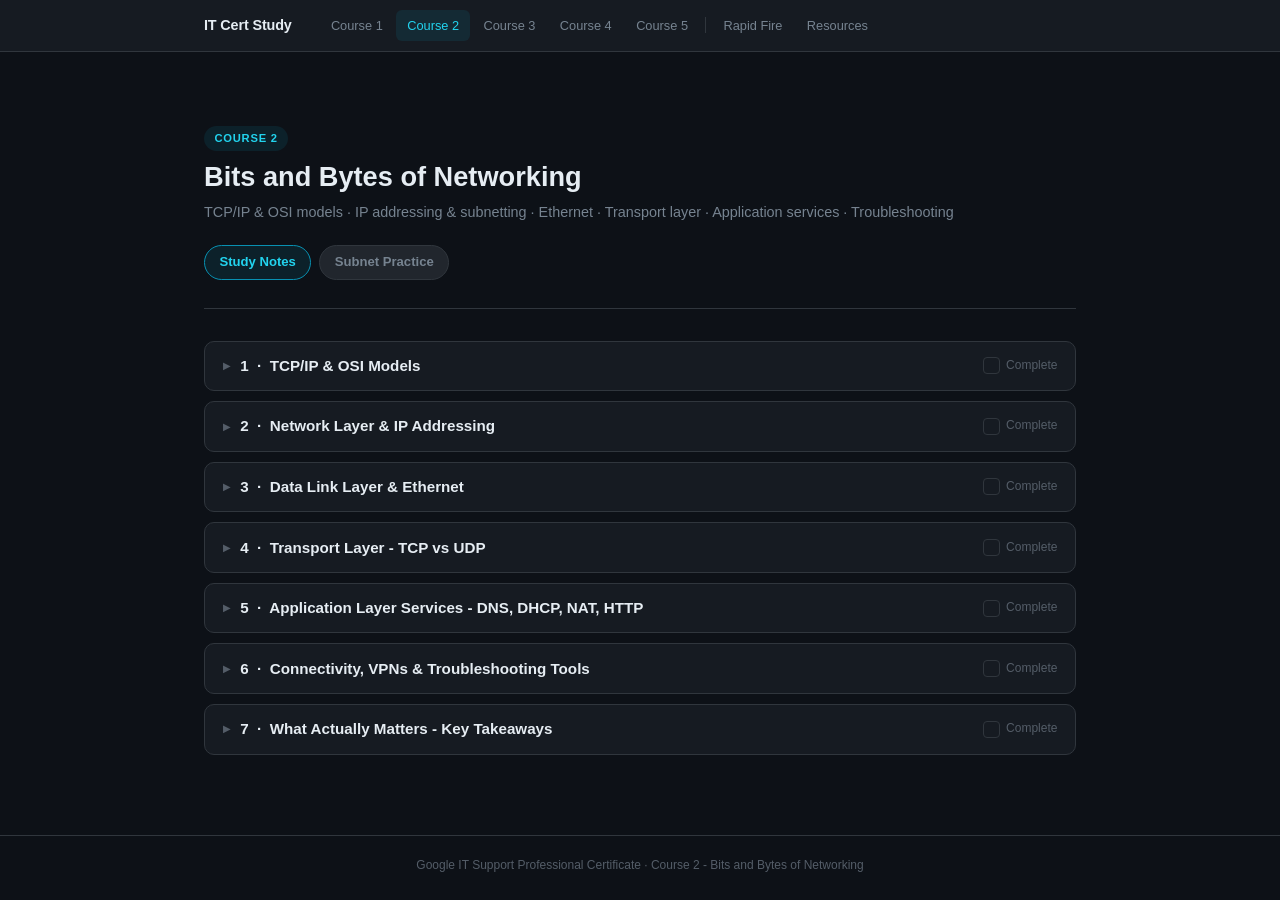
<file: courses/02-bits-and-bytes-networking.html>
<!DOCTYPE html>
<html lang="en">
<head>
  <meta charset="UTF-8">
  <meta name="viewport" content="width=device-width, initial-scale=1.0">
  <title>Course 2 - Bits and Bytes of Networking</title>
  <link rel="stylesheet" href="../style.css">
  <link rel="manifest" href="../manifest.json">
  <meta name="theme-color" content="#0891b2">
  <link rel="apple-touch-icon" href="../icons/icon-192.png">
</head>
<body data-course="02">

<nav class="site-nav">
  <div class="nav-inner">
    <a href="../index.html" class="nav-logo">IT Cert Study</a>
    <ul class="nav-links">
      <li><a href="01-technical-support-fundamentals.html">Course 1</a></li>
      <li><a href="02-bits-and-bytes-networking.html" class="active">Course 2</a></li>
      <li><a href="03-operating-systems.html">Course 3</a></li>
      <li><a href="04-system-administration.html">Course 4</a></li>
      <li><a href="05-it-security.html">Course 5</a></li>
      <li class="nav-sep" aria-hidden="true"></li>
      <li><a href="../quiz.html">Rapid Fire</a></li>
      <li><a href="../resources.html">Resources</a></li>
    </ul>
    <button class="nav-burger" aria-label="Toggle menu" onclick="document.querySelector('.site-nav').classList.toggle('menu-open')">
      <span class="nav-burger-icon"></span>
    </button>
  </div>
  <div class="nav-mobile-menu">
    <ul class="nav-mobile-links">
      <li><a href="01-technical-support-fundamentals.html">Course 1 — Technical Support Fundamentals</a></li>
      <li><a href="02-bits-and-bytes-networking.html">Course 2 — Bits &amp; Bytes of Networking</a></li>
      <li><a href="03-operating-systems.html">Course 3 — Operating Systems</a></li>
      <li><a href="04-system-administration.html">Course 4 — System Administration</a></li>
      <li><a href="05-it-security.html">Course 5 — IT Security</a></li>
      <li class="nav-mobile-sep"></li>
      <li><a href="../quiz.html">Rapid Fire</a></li>
      <li><a href="../resources.html">Resources</a></li>
    </ul>
  </div>
</nav>
<script>
  document.addEventListener('click', function(e) {
    var nav = document.querySelector('.site-nav');
    if (!nav.contains(e.target)) nav.classList.remove('menu-open');
  });
</script>

<main class="page-wrap">

  <header class="course-header">
    <span class="course-badge">Course 2</span>
    <h1>Bits and Bytes of Networking</h1>
    <p class="subtitle">TCP/IP &amp; OSI models · IP addressing &amp; subnetting · Ethernet · Transport layer · Application services · Troubleshooting</p>
    <nav class="course-tabs">
      <a href="02-bits-and-bytes-networking.html" class="course-tab active">Study Notes</a>
      <a href="../subnet-practice.html" class="course-tab">Subnet Practice</a>
    </nav>
  </header>

  <div class="section-list">

    <!-- ══════════════════════════════════════════════
         SECTION 1 - TCP/IP & OSI Models
    ══════════════════════════════════════════════ -->
    <div class="topic-section" id="s1">
      <div class="section-header" onclick="toggleSection(this)">
        <div class="section-title-row">
          <span class="chevron">▶</span>
          <h2>1 &nbsp;·&nbsp; TCP/IP &amp; OSI Models</h2>
        </div>
        <label class="complete-wrap" onclick="event.stopPropagation()">
          <input type="checkbox" class="complete-cb" data-section="c02-s1" onchange="saveProgress(this)">
          <span>Complete</span>
        </label>
      </div>

      <div class="section-body">
        <div class="section-inner">

          <!-- Key Concepts -->
          <div class="subsection">
            <p class="subsection-title">Key Concepts</p>
            <ul class="concept-list">
              <li>The <strong>OSI model</strong> (Open Systems Interconnection) is a <em>conceptual</em> 7-layer framework for understanding how network communication works. It's a teaching tool - real protocols don't map perfectly to it.</li>
              <li>The <strong>TCP/IP model</strong> (4 layers) is the <em>practical</em> implementation used on the internet today. It merges OSI layers 5-7 into one Application layer.</li>
              <li><strong>Encapsulation</strong> - each layer wraps data with its own header (and sometimes trailer) as it travels down the stack toward the wire.</li>
              <li><strong>Decapsulation</strong> - headers are stripped at each layer as data moves up the stack at the receiving end.</li>
              <li>A <strong>PDU</strong> (Protocol Data Unit) is the name for data at each layer: <em>bit → frame → packet → segment → data</em>.</li>
              <li>Mnemonic (top→bottom): <strong>"All People Seem To Need Data Processing"</strong> → Application, Presentation, Session, Transport, Network, Data Link, Physical.</li>
            </ul>
          </div>

          <!-- OSI Table -->
          <div class="subsection">
            <p class="subsection-title">OSI Model - 7 Layers</p>
            <table class="layer-table">
              <thead>
                <tr>
                  <th>#</th>
                  <th>Layer</th>
                  <th>PDU</th>
                  <th>Key Protocols / Devices</th>
                  <th>Role</th>
                </tr>
              </thead>
              <tbody>
                <tr>
                  <td class="layer-num">7</td>
                  <td>Application</td>
                  <td>Data</td>
                  <td>HTTP, HTTPS, FTP, DNS, SMTP, SSH</td>
                  <td>User-facing network services</td>
                </tr>
                <tr>
                  <td class="layer-num">6</td>
                  <td>Presentation</td>
                  <td>Data</td>
                  <td>TLS/SSL, JPEG, MP3, ASCII</td>
                  <td>Encoding, encryption, compression</td>
                </tr>
                <tr>
                  <td class="layer-num">5</td>
                  <td>Session</td>
                  <td>Data</td>
                  <td>NetBIOS, RPC, SIP</td>
                  <td>Establish, manage &amp; tear down sessions</td>
                </tr>
                <tr>
                  <td class="layer-num">4</td>
                  <td>Transport</td>
                  <td>Segment / Datagram</td>
                  <td>TCP, UDP - ports</td>
                  <td>End-to-end delivery, flow &amp; error control</td>
                </tr>
                <tr>
                  <td class="layer-num">3</td>
                  <td>Network</td>
                  <td>Packet</td>
                  <td>IP, ICMP, ARP* - Routers</td>
                  <td>Logical addressing &amp; routing</td>
                </tr>
                <tr>
                  <td class="layer-num">2</td>
                  <td>Data Link</td>
                  <td>Frame</td>
                  <td>Ethernet, Wi-Fi (802.11) - Switches</td>
                  <td>MAC addressing, framing, error detection</td>
                </tr>
                <tr>
                  <td class="layer-num">1</td>
                  <td>Physical</td>
                  <td>Bit</td>
                  <td>Cables, hubs, repeaters, NICs</td>
                  <td>Raw bit transmission over physical media</td>
                </tr>
              </tbody>
            </table>
          </div>

          <!-- TCP/IP table -->
          <div class="subsection">
            <p class="subsection-title">TCP/IP Model - 4 Layers</p>
            <table class="layer-table">
              <thead>
                <tr><th>TCP/IP Layer</th><th>Maps to OSI</th><th>Key Protocols</th></tr>
              </thead>
              <tbody>
                <tr><td>Application</td><td>7, 6, 5</td><td>HTTP, HTTPS, DNS, DHCP, FTP, SMTP, SSH, Telnet</td></tr>
                <tr><td>Transport</td><td>4</td><td>TCP, UDP</td></tr>
                <tr><td>Internet</td><td>3</td><td>IP (v4/v6), ICMP, OSPF, BGP</td></tr>
                <tr><td>Link (Network Access)</td><td>2, 1</td><td>Ethernet, Wi-Fi, ARP, PPP</td></tr>
              </tbody>
            </table>
          </div>

          <!-- Encapsulation -->
          <div class="subsection">
            <p class="subsection-title">Encapsulation Flow</p>
            <div class="math-block">
              <span class="label">Application data</span>   <span class="val">→ HTTP payload</span><br>
              <span class="label">+ TCP/UDP header</span>   <span class="val">= Segment</span><br>
              <span class="label">+ IP header</span>        <span class="val">= Packet</span><br>
              <span class="label">+ Ethernet hdr/trailer</span><span class="val">= Frame</span><br>
              <span class="label">Transmitted as</span>     <span class="val">Bits (0s and 1s)</span>
            </div>
          </div>

          <!-- Key Terms -->
          <div class="subsection">
            <p class="subsection-title">Key Terms</p>
            <div class="term-grid">
              <div class="term-row"><span class="term-key">PDU</span><span class="term-val">Protocol Data Unit - the name for data at each OSI layer</span></div>
              <div class="term-row"><span class="term-key">Encapsulation</span><span class="term-val">Wrapping data with headers as it moves <em>down</em> the stack toward the wire</span></div>
              <div class="term-row"><span class="term-key">Decapsulation</span><span class="term-val">Stripping headers as data moves <em>up</em> the stack at the destination</span></div>
              <div class="term-row"><span class="term-key">MTU</span><span class="term-val">Maximum Transmission Unit - largest frame payload allowed; 1500 bytes for standard Ethernet</span></div>
              <div class="term-row"><span class="term-key">Payload</span><span class="term-val">The data portion of a PDU (everything after the headers)</span></div>
              <div class="term-row"><span class="term-key">Protocol</span><span class="term-val">A set of rules that govern communication between devices</span></div>
            </div>
          </div>

          <div class="subsection">
            <p class="subsection-title">TCP/IP Five-Layer Model (used in this course)</p>
            <p style="font-size:.875rem;color:var(--text-1);margin-bottom:.7rem;line-height:1.6;">The Google IT cert uses a <strong>5-layer TCP/IP model</strong> — the standard 4-layer model with the Physical layer added as its own layer. It maps directly to real hardware and protocols.</p>
            <table class="layer-table">
              <thead>
                <tr><th>#</th><th>Layer</th><th>Role</th><th>Examples</th></tr>
              </thead>
              <tbody>
                <tr><td class="layer-num">5</td><td>Application</td><td>User-facing services</td><td>HTTP, DNS, SMTP, SSH</td></tr>
                <tr><td class="layer-num">4</td><td>Transport</td><td>End-to-end delivery, ports</td><td>TCP, UDP</td></tr>
                <tr><td class="layer-num">3</td><td>Network</td><td>Logical addressing &amp; routing</td><td>IP, ICMP, ARP</td></tr>
                <tr><td class="layer-num">2</td><td>Data Link</td><td>MAC addressing &amp; framing</td><td>Ethernet, Wi-Fi (802.11)</td></tr>
                <tr><td class="layer-num">1</td><td>Physical</td><td>Raw bit transmission over a medium</td><td>Cables, hubs, NICs, repeaters</td></tr>
              </tbody>
            </table>
            <div class="note">The 5-layer model = the 4-layer TCP/IP model with Physical split out from the Link layer. Know all three (OSI 7, TCP/IP 4, TCP/IP 5) but use this 5-layer version for this cert.</div>
          </div>

          <div class="subsection">
            <p class="subsection-title">Physical Layer - Cables &amp; Hardware</p>
            <div class="term-grid">
              <div class="term-row"><span class="term-key">Twisted pair</span><span class="term-val">Most common LAN cabling. Wire pairs twisted to reduce crosstalk. <strong>Cat5e</strong>: 1 Gbps · <strong>Cat6</strong>: 10 Gbps short runs · <strong>Cat6a</strong>: 10 Gbps up to 100m.</span></div>
              <div class="term-row"><span class="term-key">Fiber optic</span><span class="term-val">Transmits light pulses — immune to EMI, supports long distances. <strong>Single-mode</strong>: one light path, long distance (WAN links). <strong>Multi-mode</strong>: multiple paths, shorter distance (buildings/data centers).</span></div>
              <div class="term-row"><span class="term-key">Coaxial</span><span class="term-val">Center copper conductor surrounded by shielding. Legacy for LAN; still used in cable internet (DOCSIS standard).</span></div>
              <div class="term-row"><span class="term-key">Straight-through</span><span class="term-val">Standard patch cable — same pin order on both ends. Connects <em>unlike</em> devices (PC → switch, switch → router).</span></div>
              <div class="term-row"><span class="term-key">Crossover</span><span class="term-val">Tx and Rx pairs swapped — connects <em>like</em> devices (PC → PC, switch → switch). Modern switches use <strong>Auto-MDIX</strong> to detect this automatically, so crossover cables are rarely needed today.</span></div>
              <div class="term-row"><span class="term-key">Half duplex</span><span class="term-val">One direction at a time — like a walkie-talkie. Used with hubs; CSMA/CD handles collisions.</span></div>
              <div class="term-row"><span class="term-key">Full duplex</span><span class="term-val">Simultaneous send and receive. Used with switches — no collisions possible per port.</span></div>
              <div class="term-row"><span class="term-key">Patch panel</span><span class="term-val">Passive termination board in a rack. Wall jacks run to it; short patch cables connect to the switch. Keeps structured cabling organized and easy to reconfigure.</span></div>
            </div>
            <p class="subsection-title" style="margin-top:1rem;">Common Cabling Tools</p>
            <div class="term-grid">
              <div class="term-row"><span class="term-key">Crimping tool</span><span class="term-val">Attaches RJ-45 connectors to the ends of twisted-pair cable</span></div>
              <div class="term-row"><span class="term-key">Cable tester</span><span class="term-val">Verifies pin-to-pin continuity — catches miswiring, opens, and shorts</span></div>
              <div class="term-row"><span class="term-key">Punch-down tool</span><span class="term-val">Seats wires into patch panel or keystone jack (wall plate) terminals</span></div>
              <div class="term-row"><span class="term-key">Cable stripper</span><span class="term-val">Removes the outer jacket without nicking the inner conductors</span></div>
            </div>
          </div>

          <!-- Practice -->
          <div class="practice-section">
            <button class="practice-btn" onclick="togglePractice(this)">
              <span class="arr">▶</span> Practice Questions
            </button>
            <button class="quiz-me-btn" onclick="openQuiz('s1')">◈ Quiz Me</button>
            <div class="practice-body">
              <ol class="q-list">
                <li>At which OSI layer does a switch operate?</li>
                <li>What is the PDU at the Network layer called?</li>
                <li>Which TCP/IP layer combines OSI layers 5, 6, and 7?</li>
                <li>What does the Transport layer add to data during encapsulation?</li>
                <li>Which OSI layer handles encryption and data formatting (e.g., JPEG, TLS)?</li>
                <li>Name two differences between the OSI model and the TCP/IP model.</li>
              </ol>
              <button class="ans-btn" onclick="toggleAnswers(this)">
                <span class="arr">▶</span> Show answers
              </button>
              <div class="ans-body">
                <ol class="a-list">
                  <li>Layer 2 - Data Link (switches use MAC addresses to forward frames)</li>
                  <li>Packet</li>
                  <li>The Application layer</li>
                  <li>A TCP or UDP header (creating a segment or datagram), which adds source/destination port numbers and sequencing info</li>
                  <li>Layer 6 - Presentation</li>
                  <li>OSI has 7 layers; TCP/IP has 4. OSI is conceptual/academic; TCP/IP is the working model used on the real internet. OSI separates Session/Presentation/Application; TCP/IP merges them.</li>
                </ol>
              </div>
            </div>
          </div>

        </div><!-- /section-inner -->
      </div><!-- /section-body -->
    </div><!-- /topic-section -->


    <!-- ══════════════════════════════════════════════
         SECTION 2 - Network Layer & IP Addressing
    ══════════════════════════════════════════════ -->
    <div class="topic-section" id="s2">
      <div class="section-header" onclick="toggleSection(this)">
        <div class="section-title-row">
          <span class="chevron">▶</span>
          <h2>2 &nbsp;·&nbsp; Network Layer &amp; IP Addressing</h2>
        </div>
        <label class="complete-wrap" onclick="event.stopPropagation()">
          <input type="checkbox" class="complete-cb" data-section="c02-s2" onchange="saveProgress(this)">
          <span>Complete</span>
        </label>
      </div>

      <div class="section-body">
        <div class="section-inner">

          <div class="subsection">
            <p class="subsection-title">IPv4 Basics</p>
            <ul class="concept-list">
              <li><strong>32-bit</strong> address written as four octets in dotted-decimal notation (e.g., <code>192.168.1.100</code>).</li>
              <li>Each octet ranges from <code>0–255</code>.</li>
              <li>Two portions: <strong>network part</strong> (identifies the subnet) + <strong>host part</strong> (identifies the device).</li>
              <li>The <strong>subnet mask</strong> determines where the network/host boundary falls. Written as dotted-decimal (e.g., <code>255.255.255.0</code>) or <strong>CIDR prefix</strong> (<code>/24</code> = 24 network bits).</li>
              <li>The logical AND of an IP and its mask gives the <strong>network address</strong>.</li>
            </ul>
          </div>

          <div class="subsection">
            <p class="subsection-title">Address Classes (classful - historical context)</p>
            <table class="ref-table">
              <thead>
                <tr><th>Class</th><th>First Octet Range</th><th>Default Mask</th><th>Notes</th></tr>
              </thead>
              <tbody>
                <tr><td>A</td><td>1 – 126</td><td>/8  (255.0.0.0)</td><td>Large networks; 126 networks × ~16M hosts</td></tr>
                <tr><td>B</td><td>128 – 191</td><td>/16 (255.255.0.0)</td><td>Medium networks; 16,384 networks × 65,534 hosts</td></tr>
                <tr><td>C</td><td>192 – 223</td><td>/24 (255.255.255.0)</td><td>Small networks; 2M networks × 254 hosts</td></tr>
                <tr><td>D</td><td>224 – 239</td><td>-</td><td>Multicast only</td></tr>
                <tr><td>E</td><td>240 – 255</td><td>-</td><td>Experimental / reserved</td></tr>
              </tbody>
            </table>
            <div class="note">Today we use <strong>CIDR</strong> (Classless Inter-Domain Routing) - subnet masks aren't tied to class boundaries. This dramatically slowed IPv4 exhaustion.</div>
          </div>

          <div class="subsection">
            <p class="subsection-title">Special / Private Ranges</p>
            <table class="ref-table">
              <thead>
                <tr><th>Range</th><th>CIDR</th><th>Purpose</th></tr>
              </thead>
              <tbody>
                <tr><td>10.0.0.0 – 10.255.255.255</td><td>/8</td><td>Private (RFC 1918)</td></tr>
                <tr><td>172.16.0.0 – 172.31.255.255</td><td>/12</td><td>Private (RFC 1918)</td></tr>
                <tr><td>192.168.0.0 – 192.168.255.255</td><td>/16</td><td>Private (RFC 1918)</td></tr>
                <tr><td>127.0.0.0 – 127.255.255.255</td><td>/8</td><td>Loopback - <code>127.0.0.1</code> = localhost</td></tr>
                <tr><td>169.254.0.0 – 169.254.255.255</td><td>/16</td><td>APIPA - self-assigned when DHCP fails</td></tr>
                <tr><td>0.0.0.0</td><td>-</td><td>Unspecified / default route</td></tr>
                <tr><td>255.255.255.255</td><td>-</td><td>Limited broadcast</td></tr>
              </tbody>
            </table>
          </div>

          <div class="subsection">
            <p class="subsection-title">Subnetting Math</p>
            <div class="math-block">
              <span class="label">Host bits</span>      <span class="val">= 32 – prefix length</span><br>
              <span class="label">Total addresses</span> <span class="val">= 2 ^ (host bits)</span><br>
              <span class="label">Usable hosts</span>    <span class="val">= 2 ^ (host bits) – 2</span><br>
              <span class="label">Network address</span> <span class="val">= all host bits = 0  (first address)</span><br>
              <span class="label">Broadcast address</span><span class="val">= all host bits = 1  (last address)</span><br>
              <span class="label">First usable host</span><span class="val">= network address + 1</span><br>
              <span class="label">Last usable host</span> <span class="val">= broadcast address – 1</span>
            </div>

            <div class="example-box">
              <p class="ex-title">Worked Example - 192.168.1.0 /26</p>
              <div class="math-block" style="margin-top:0.4rem;border:none;padding:0.4rem 0;background:transparent;">
                <span class="label">Prefix</span>        <span class="val">/26  →  subnet mask 255.255.255.192</span><br>
                <span class="label">Host bits</span>     <span class="val">32 – 26 = 6</span><br>
                <span class="label">Total addresses</span><span class="val">2⁶ = 64</span><br>
                <span class="label">Usable hosts</span>  <span class="val">64 – 2 = 62</span><br>
                <span class="label">Network address</span><span class="val">192.168.1.0</span><br>
                <span class="label">Broadcast</span>    <span class="val">192.168.1.63</span><br>
                <span class="label">First host</span>   <span class="val">192.168.1.1</span><br>
                <span class="label">Last host</span>    <span class="val">192.168.1.62</span>
              </div>
            </div>
          </div>

          <div class="subsection">
            <p class="subsection-title">Common CIDR Prefix Reference</p>
            <table class="ref-table">
              <thead>
                <tr><th>Prefix</th><th>Subnet Mask</th><th>Addresses</th><th>Usable Hosts</th></tr>
              </thead>
              <tbody>
                <tr><td>/8</td><td>255.0.0.0</td><td>16,777,216</td><td>16,777,214</td></tr>
                <tr><td>/16</td><td>255.255.0.0</td><td>65,536</td><td>65,534</td></tr>
                <tr><td>/24</td><td>255.255.255.0</td><td>256</td><td>254</td></tr>
                <tr><td>/25</td><td>255.255.255.128</td><td>128</td><td>126</td></tr>
                <tr><td>/26</td><td>255.255.255.192</td><td>64</td><td>62</td></tr>
                <tr><td>/27</td><td>255.255.255.224</td><td>32</td><td>30</td></tr>
                <tr><td>/28</td><td>255.255.255.240</td><td>16</td><td>14</td></tr>
                <tr><td>/29</td><td>255.255.255.248</td><td>8</td><td>6</td></tr>
                <tr><td>/30</td><td>255.255.255.252</td><td>4</td><td>2</td></tr>
                <tr><td>/32</td><td>255.255.255.255</td><td>1</td><td>1 (host route)</td></tr>
              </tbody>
            </table>
          </div>

          <div class="subsection">
            <p class="subsection-title">IPv6 Basics</p>
            <ul class="concept-list">
              <li><strong>128-bit</strong> address - written as 8 groups of 4 hex digits separated by colons.</li>
              <li>Leading zeros within a group can be omitted; consecutive all-zero groups can be replaced with <code>::</code> (once per address).</li>
              <li><code>::1</code> - loopback (equivalent to IPv4 <code>127.0.0.1</code>)</li>
              <li><code>fe80::/10</code> - link-local (auto-configured, not routable)</li>
              <li><code>2000::/3</code> - global unicast (public routable range)</li>
              <li>No broadcast - replaced by multicast and anycast.</li>
              <li>IPv6 uses <strong>NDP</strong> (Neighbor Discovery Protocol) instead of ARP.</li>
            </ul>
          </div>

          <!-- IPv6 Compression Cheat Sheet -->
          <div class="subsection">
            <p class="subsection-title">IPv6 Address Compression - Rules</p>
            <div class="term-grid">
              <div class="term-row">
                <span class="term-key">Rule 1</span>
                <span class="term-val">Drop leading zeros within each group - <code>0db8</code> &rarr; <code>db8</code> &nbsp;&middot;&nbsp; <code>0001</code> &rarr; <code>1</code> &nbsp;&middot;&nbsp; <code>0000</code> &rarr; <code>0</code></span>
              </div>
              <div class="term-row">
                <span class="term-key">Rule 2</span>
                <span class="term-val">Replace the <em>longest</em> consecutive run of all-zero groups with <code>::</code> - only <strong>once</strong> per address</span>
              </div>
              <div class="term-row">
                <span class="term-key">Tiebreaker</span>
                <span class="term-val">When two runs are equal length, <code>::</code> goes to the <em>leftmost</em> run</span>
              </div>
            </div>

            <p class="subsection-title" style="margin-top:1rem;">Worked Examples</p>
            <table class="ref-table">
              <thead>
                <tr><th>Full Address</th><th>Step 1 - strip leading zeros</th><th>Step 2 - apply ::</th></tr>
              </thead>
              <tbody>
                <tr>
                  <td><code>2001:0db8:0000:0000:0000:0000:0000:0001</code></td>
                  <td><code>2001:db8:0:0:0:0:0:1</code></td>
                  <td><code>2001:db8::1</code></td>
                </tr>
                <tr>
                  <td><code>0000:0000:0000:0000:0000:0000:0000:0001</code></td>
                  <td><code>0:0:0:0:0:0:0:1</code></td>
                  <td><code>::1</code></td>
                </tr>
                <tr>
                  <td><code>fe80:0000:0000:0000:0200:f8ff:fe21:67cf</code></td>
                  <td><code>fe80:0:0:0:200:f8ff:fe21:67cf</code></td>
                  <td><code>fe80::200:f8ff:fe21:67cf</code></td>
                </tr>
                <tr>
                  <td><code>2001:0db8:0000:0000:0001:0000:0000:0001</code></td>
                  <td><code>2001:db8:0:0:1:0:0:1</code></td>
                  <td><code>2001:db8::1:0:0:1</code> &nbsp;<span style="color:var(--text-3);font-size:.78em">(tie at pos 2 &amp; 5 &rarr; leftmost wins)</span></td>
                </tr>
              </tbody>
            </table>
          </div>

          <!-- IPv6 Compression Practice Tool -->
          <div class="subsection">
            <p class="subsection-title">IPv6 Compression Practice</p>

            <div id="ipv6-quiz-area" class="ipv6-quiz-area">
              <div class="ipv6-quiz-bar">
                <div class="ipv6-quiz-bar-track">
                  <div id="ipv6-bar-fill" class="ipv6-quiz-bar-fill" style="width:0%"></div>
                </div>
                <span id="ipv6-bar-label" class="ipv6-quiz-bar-label">0 / 8</span>
              </div>

              <div id="ipv6-addr-display" class="ipv6-group-display"></div>

              <div class="ipv6-legend">
                <div class="ipv6-legend-item">
                  <div class="ipv6-legend-dot" style="background:var(--warning)"></div>
                  <span>Has leading zeros</span>
                </div>
                <div class="ipv6-legend-item">
                  <div class="ipv6-legend-dot" style="background:var(--accent-light)"></div>
                  <span>All-zero group</span>
                </div>
              </div>

              <div class="ipv6-input-row">
                <input id="ipv6-input" class="ipv6-input" type="text"
                  placeholder="Type compressed address…"
                  autocomplete="off" autocorrect="off" autocapitalize="off" spellcheck="false">
                <button id="ipv6-submit-btn" class="ipv6-submit-btn" onclick="ipv6Submit()">Check</button>
              </div>

              <div id="ipv6-feedback" class="ipv6-feedback"></div>
              <button id="ipv6-next-btn" class="ipv6-next-btn" onclick="ipv6Next()">Next &rarr;</button>
            </div>

            <div id="ipv6-score-box" class="ipv6-score-box">
              <div id="ipv6-score-num" class="ipv6-score-num"></div>
              <div id="ipv6-score-label" class="ipv6-score-label"></div>
              <button class="ipv6-restart-btn" onclick="ipv6Start()">Try Again</button>
            </div>
          </div>

          <div class="subsection">
            <p class="subsection-title">Routing Concepts</p>
            <ul class="concept-list">
              <li><strong>Default gateway</strong> - the router IP your device sends traffic to when the destination is outside the local subnet.</li>
              <li><strong>Routing table</strong> - an ordered list of network prefixes and their next-hop addresses. Routers consult this for every packet.</li>
              <li><strong>TTL</strong> (Time To Live) - decremented by each router. Packet is dropped at 0 to prevent routing loops. Starting value is typically 64 (Linux/Mac) or 128 (Windows).</li>
              <li><strong>Static routes</strong> - manually configured; predictable but don't auto-adjust to failures.</li>
              <li><strong>Dynamic routing</strong> - protocols like OSPF (interior), BGP (exterior), and EIGRP automatically discover routes and adapt to changes.</li>
            </ul>
          </div>

          <div class="subsection">
            <p class="subsection-title">IPv4 Datagram Header - Key Fields</p>
            <table class="ref-table">
              <thead>
                <tr><th>Field</th><th>Size</th><th>Notes</th></tr>
              </thead>
              <tbody>
                <tr><td>Version</td><td>4 bits</td><td>Always 4 for IPv4</td></tr>
                <tr><td>IHL (Header Length)</td><td>4 bits</td><td>Length in 32-bit words; minimum = 5 (= 20 bytes)</td></tr>
                <tr><td>Total Length</td><td>16 bits</td><td>Entire datagram size (header + data); max 65,535 bytes</td></tr>
                <tr><td>TTL</td><td>8 bits</td><td>Decremented at each router hop; packet dropped at 0</td></tr>
                <tr><td>Protocol</td><td>8 bits</td><td>Upper-layer protocol: <code>1</code>=ICMP · <code>6</code>=TCP · <code>17</code>=UDP</td></tr>
                <tr><td>Header Checksum</td><td>16 bits</td><td>Error detection for the header only (not payload)</td></tr>
                <tr><td>Source IP</td><td>32 bits</td><td>Sender's IP address</td></tr>
                <tr><td>Destination IP</td><td>32 bits</td><td>Recipient's IP address</td></tr>
                <tr><td>Flags &amp; Fragment Offset</td><td>3+13 bits</td><td>Controls fragmentation when a packet must be split to fit an MTU</td></tr>
              </tbody>
            </table>
          </div>

          <div class="subsection">
            <p class="subsection-title">Routing - IGPs, EGPs &amp; Autonomous Systems</p>
            <div class="term-grid">
              <div class="term-row"><span class="term-key">Autonomous System</span><span class="term-val">A collection of IP networks under a single organization's routing policy. Each AS is assigned an <strong>ASN</strong> (Autonomous System Number) by IANA or a regional registry (ARIN, RIPE, APNIC).</span></div>
              <div class="term-row"><span class="term-key">IGP</span><span class="term-val">Interior Gateway Protocol — routes traffic <em>within</em> an AS. Examples: <strong>OSPF</strong> (link-state, most common), <strong>RIP</strong> (distance-vector, legacy), <strong>EIGRP</strong> (Cisco proprietary).</span></div>
              <div class="term-row"><span class="term-key">EGP</span><span class="term-val">Exterior Gateway Protocol — routes traffic <em>between</em> autonomous systems. <strong>BGP</strong> is the only EGP in use today — it's what holds the internet together.</span></div>
              <div class="term-row"><span class="term-key">IANA</span><span class="term-val">Internet Assigned Numbers Authority — manages global IP address allocation, AS numbers, port/protocol registries, and TLD root zones. Delegates regional IP allocation to RIRs.</span></div>
            </div>
          </div>

          <!-- Practice -->
          <div class="practice-section">
            <button class="practice-btn" onclick="togglePractice(this)">
              <span class="arr">▶</span> Practice Questions
            </button>
            <button class="quiz-me-btn" onclick="openQuiz('s2')">◈ Quiz Me</button>
            <div class="practice-body">
              <ol class="q-list">
                <li>What is the subnet mask for a /26 prefix?</li>
                <li>How many usable hosts does a /28 network provide?</li>
                <li>What is the network address for host 10.0.1.100 on a /27 network?</li>
                <li>A host shows the address 169.254.1.50. What does this indicate?</li>
                <li>You need to subnet a /24 into blocks of exactly 30 usable hosts. What prefix length do you use?</li>
                <li>What is the broadcast address of 192.168.10.64/26?</li>
              </ol>
              <button class="ans-btn" onclick="toggleAnswers(this)">
                <span class="arr">▶</span> Show answers
              </button>
              <div class="ans-body">
                <ol class="a-list">
                  <li>255.255.255.192</li>
                  <li>14  (2⁴ – 2 = 14)</li>
                  <li>/27 block size = 32. 100 ÷ 32 = 3 remainder 4 → block starts at 96. Network address: <strong>10.0.1.96</strong></li>
                  <li>DHCP failed or no DHCP server was reachable. The host auto-assigned an APIPA address (169.254.0.0/16).</li>
                  <li>/27  (2⁵ – 2 = 30 usable hosts)</li>
                  <li>Block starts at .64, size = 64 addresses. Broadcast = .64 + 63 = <strong>192.168.10.127</strong></li>
                </ol>
              </div>
            </div>
          </div>

        </div>
      </div>
    </div><!-- /s2 -->


    <!-- ══════════════════════════════════════════════
         SECTION 3 - Data Link Layer & Ethernet
    ══════════════════════════════════════════════ -->
    <div class="topic-section" id="s3">
      <div class="section-header" onclick="toggleSection(this)">
        <div class="section-title-row">
          <span class="chevron">▶</span>
          <h2>3 &nbsp;·&nbsp; Data Link Layer &amp; Ethernet</h2>
        </div>
        <label class="complete-wrap" onclick="event.stopPropagation()">
          <input type="checkbox" class="complete-cb" data-section="c02-s3" onchange="saveProgress(this)">
          <span>Complete</span>
        </label>
      </div>

      <div class="section-body">
        <div class="section-inner">

          <div class="subsection">
            <p class="subsection-title">MAC Addresses</p>
            <ul class="concept-list">
              <li><strong>48-bit</strong> (6-byte) address burned into the NIC by the manufacturer. Written in hex - e.g., <code>AA:BB:CC:DD:EE:FF</code>.</li>
              <li>First 3 bytes = <strong>OUI</strong> (Organizationally Unique Identifier) - identifies the manufacturer.</li>
              <li>Last 3 bytes = device-unique identifier assigned by the manufacturer.</li>
              <li><strong>Broadcast MAC</strong>: <code>FF:FF:FF:FF:FF:FF</code> - received by every device on the segment.</li>
              <li>MACs operate only within a single network segment (they're not routed).</li>
              <li>Can be <em>spoofed</em> in software - important for security.</li>
            </ul>
          </div>

          <div class="subsection">
            <p class="subsection-title">Ethernet Frame Structure</p>
            <table class="ref-table">
              <thead>
                <tr><th>Field</th><th>Size</th><th>Purpose</th></tr>
              </thead>
              <tbody>
                <tr><td>Preamble</td><td>7 bytes</td><td>Alternating 1/0 bits for clock synchronization</td></tr>
                <tr><td>SFD (Start Frame Delimiter)</td><td>1 byte</td><td>Marks end of preamble, start of frame</td></tr>
                <tr><td>Destination MAC</td><td>6 bytes</td><td>Who should receive this frame</td></tr>
                <tr><td>Source MAC</td><td>6 bytes</td><td>Who sent this frame</td></tr>
                <tr><td>EtherType / Length</td><td>2 bytes</td><td><code>0x0800</code>=IPv4 · <code>0x0806</code>=ARP · <code>0x86DD</code>=IPv6</td></tr>
                <tr><td>Payload (data)</td><td>46–1500 bytes</td><td>IP packet or other upper-layer data</td></tr>
                <tr><td>FCS (Frame Check Sequence)</td><td>4 bytes</td><td>CRC checksum for error detection</td></tr>
              </tbody>
            </table>
            <div class="note">The minimum Ethernet frame payload is <strong>46 bytes</strong>. If data is smaller, padding is added. Maximum payload = MTU = <strong>1500 bytes</strong>.</div>
          </div>

          <div class="subsection">
            <p class="subsection-title">ARP - Address Resolution Protocol</p>
            <ul class="concept-list">
              <li>Resolves IP addresses to MAC addresses on the local network (Layer 3 → Layer 2).</li>
              <li><strong>ARP Request</strong>: broadcast to <code>FF:FF:FF:FF:FF:FF</code> asking "Who has 192.168.1.1?"</li>
              <li><strong>ARP Reply</strong>: unicast response "I have 192.168.1.1 - my MAC is AA:BB:CC:DD:EE:FF"</li>
              <li>Mappings are stored in the <strong>ARP cache</strong> (view with <code>arp -a</code>) to avoid repeated lookups.</li>
              <li><strong>Gratuitous ARP</strong>: a device broadcasts its own IP→MAC mapping. Used in failover/HA and (maliciously) for ARP spoofing.</li>
            </ul>
          </div>

          <div class="subsection">
            <p class="subsection-title">Switches vs Hubs</p>
            <div class="term-grid">
              <div class="term-row"><span class="term-key">Hub (Layer 1)</span><span class="term-val">Broadcasts all traffic to all ports. Every device shares one collision domain. No intelligence - just a repeater.</span></div>
              <div class="term-row"><span class="term-key">Switch (Layer 2)</span><span class="term-val">Learns MAC addresses and builds a <strong>MAC address table</strong>. Forwards frames only to the relevant port. Each port = its own collision domain.</span></div>
              <div class="term-row"><span class="term-key">Collision domain</span><span class="term-val">Segment where only one device can transmit at a time. Switches isolate collision domains per port.</span></div>
              <div class="term-row"><span class="term-key">Broadcast domain</span><span class="term-val">All devices that receive a broadcast frame. A switch creates one broadcast domain (unless VLANs are used).</span></div>
              <div class="term-row"><span class="term-key">CSMA/CD</span><span class="term-val">Carrier Sense Multiple Access / Collision Detection - half-duplex Ethernet mechanism to detect and handle collisions (hubs/legacy). Modern switches are full-duplex and don't use it.</span></div>
            </div>
          </div>

          <div class="subsection">
            <p class="subsection-title">VLANs</p>
            <ul class="concept-list">
              <li>Virtual LANs logically segment a switch into separate broadcast domains without needing separate physical hardware.</li>
              <li><strong>IEEE 802.1Q</strong> - standard for VLAN tagging; inserts a 4-byte tag into the Ethernet frame.</li>
              <li><strong>Access port</strong>: carries traffic for a single VLAN; used for end devices.</li>
              <li><strong>Trunk port</strong>: carries traffic for multiple VLANs between switches or switch-to-router; tags identify the VLAN.</li>
              <li><strong>Native VLAN</strong>: traffic on a trunk port that arrives untagged is assigned to the native VLAN (default VLAN 1).</li>
            </ul>
          </div>

          <div class="subsection">
            <p class="subsection-title">Unicast, Multicast &amp; Broadcast</p>
            <div class="term-grid">
              <div class="term-row"><span class="term-key">Unicast</span><span class="term-val">One sender → one specific receiver. Standard for most traffic (web requests, SSH sessions). Uses a specific destination MAC and IP address.</span></div>
              <div class="term-row"><span class="term-key">Multicast</span><span class="term-val">One sender → a specific <em>group</em> of receivers that have opted in. Multicast MAC range: <code>01:00:5E:xx:xx:xx</code>. Used for streaming and routing protocol updates (e.g., OSPF uses <code>224.0.0.5</code>).</span></div>
              <div class="term-row"><span class="term-key">Broadcast</span><span class="term-val">One sender → <em>all</em> devices on the local segment. Destination MAC is <code>FF:FF:FF:FF:FF:FF</code>. Used by ARP requests and DHCP discovery. Does not cross routers.</span></div>
            </div>
          </div>

          <!-- Practice -->
          <div class="practice-section">
            <button class="practice-btn" onclick="togglePractice(this)">
              <span class="arr">▶</span> Practice Questions
            </button>
            <button class="quiz-me-btn" onclick="openQuiz('s3')">◈ Quiz Me</button>
            <div class="practice-body">
              <ol class="q-list">
                <li>What protocol maps an IP address to a MAC address?</li>
                <li>How many bytes is a MAC address, and how is it written?</li>
                <li>What is the broadcast MAC address?</li>
                <li>What is the maximum payload size of an Ethernet frame, and what is this called?</li>
                <li>What does the OUI in a MAC address tell you?</li>
                <li>How does a switch differ from a hub in terms of collision domains?</li>
              </ol>
              <button class="ans-btn" onclick="toggleAnswers(this)">
                <span class="arr">▶</span> Show answers
              </button>
              <div class="ans-body">
                <ol class="a-list">
                  <li>ARP (Address Resolution Protocol)</li>
                  <li>6 bytes (48 bits), written as 6 pairs of hex digits separated by colons or dashes (e.g., AA:BB:CC:DD:EE:FF)</li>
                  <li>FF:FF:FF:FF:FF:FF</li>
                  <li>1500 bytes - this is the MTU (Maximum Transmission Unit) for standard Ethernet</li>
                  <li>The first 3 bytes (OUI) identify the device manufacturer (e.g., Intel, Cisco)</li>
                  <li>Each port on a switch is its own collision domain; only one device can collide with itself. A hub has a single shared collision domain for all ports.</li>
                </ol>
              </div>
            </div>
          </div>

        </div>
      </div>
    </div><!-- /s3 -->


    <!-- ══════════════════════════════════════════════
         SECTION 4 - Transport Layer: TCP vs UDP
    ══════════════════════════════════════════════ -->
    <div class="topic-section" id="s4">
      <div class="section-header" onclick="toggleSection(this)">
        <div class="section-title-row">
          <span class="chevron">▶</span>
          <h2>4 &nbsp;·&nbsp; Transport Layer - TCP vs UDP</h2>
        </div>
        <label class="complete-wrap" onclick="event.stopPropagation()">
          <input type="checkbox" class="complete-cb" data-section="c02-s4" onchange="saveProgress(this)">
          <span>Complete</span>
        </label>
      </div>

      <div class="section-body">
        <div class="section-inner">

          <div class="subsection">
            <p class="subsection-title">TCP vs UDP</p>
            <table class="ref-table">
              <thead>
                <tr><th>Feature</th><th>TCP</th><th>UDP</th></tr>
              </thead>
              <tbody>
                <tr><td>Connection</td><td>Connection-oriented (handshake)</td><td>Connectionless (fire and forget)</td></tr>
                <tr><td>Reliability</td><td>Guaranteed delivery, retransmits lost segments</td><td>No guarantee - best effort</td></tr>
                <tr><td>Ordering</td><td>Sequence numbers ensure in-order delivery</td><td>No ordering</td></tr>
                <tr><td>Flow control</td><td>Yes - sliding window</td><td>No</td></tr>
                <tr><td>Speed</td><td>Slower (overhead)</td><td>Faster (minimal overhead)</td></tr>
                <tr><td>Use cases</td><td>HTTP, HTTPS, SSH, FTP, email - reliability critical</td><td>DNS, DHCP, VoIP, streaming, gaming - speed critical</td></tr>
                <tr><td>Header size</td><td>20 bytes minimum</td><td>8 bytes</td></tr>
              </tbody>
            </table>
          </div>

          <div class="subsection">
            <p class="subsection-title">TCP Three-Way Handshake</p>
            <div class="math-block">
              <span class="label">Step 1 - Client → Server</span><span class="val">SYN  (synchronize - "I want to connect")</span><br>
              <span class="label">Step 2 - Server → Client</span><span class="val">SYN-ACK  (synchronize-acknowledge - "OK, ready")</span><br>
              <span class="label">Step 3 - Client → Server</span><span class="val">ACK  (acknowledge - "Connection established")</span>
            </div>
            <div class="note">Connection teardown uses a <strong>four-way FIN exchange</strong>: FIN → ACK → FIN → ACK. Either side can initiate.</div>
          </div>

          <div class="subsection">
            <p class="subsection-title">TCP Flags</p>
            <div class="term-grid">
              <div class="term-row"><span class="term-key">SYN</span><span class="term-val">Synchronize - initiates a connection</span></div>
              <div class="term-row"><span class="term-key">ACK</span><span class="term-val">Acknowledge - confirms receipt of data</span></div>
              <div class="term-row"><span class="term-key">FIN</span><span class="term-val">Finish - gracefully closes a connection</span></div>
              <div class="term-row"><span class="term-key">RST</span><span class="term-val">Reset - abruptly terminates a connection</span></div>
              <div class="term-row"><span class="term-key">PSH</span><span class="term-val">Push - send buffered data immediately to the application</span></div>
              <div class="term-row"><span class="term-key">URG</span><span class="term-val">Urgent - data should be prioritized</span></div>
            </div>
          </div>

          <div class="subsection">
            <p class="subsection-title">TCP Socket States</p>
            <div class="term-grid">
              <div class="term-row"><span class="term-key">LISTEN</span><span class="term-val">Server is waiting for incoming connections on a port</span></div>
              <div class="term-row"><span class="term-key">SYN_SENT</span><span class="term-val">Client sent SYN, waiting for SYN-ACK from the server</span></div>
              <div class="term-row"><span class="term-key">SYN_RECEIVED</span><span class="term-val">Server received SYN and replied SYN-ACK, waiting for the final ACK</span></div>
              <div class="term-row"><span class="term-key">ESTABLISHED</span><span class="term-val">Three-way handshake complete — connection is active and data can flow</span></div>
              <div class="term-row"><span class="term-key">FIN_WAIT</span><span class="term-val">This side sent FIN to start closing; waiting for acknowledgment from the other end</span></div>
              <div class="term-row"><span class="term-key">CLOSE_WAIT</span><span class="term-val">Remote side has closed; local application needs to finish and also close</span></div>
              <div class="term-row"><span class="term-key">TIME_WAIT</span><span class="term-val">Connection is closed but the socket stays open briefly to catch any delayed packets still in transit (typically 60–120 s)</span></div>
              <div class="term-row"><span class="term-key">CLOSED</span><span class="term-val">No active connection</span></div>
            </div>
            <div class="note">Socket states are visible in <code>netstat</code> or <code>ss</code> output. A large number of CLOSE_WAIT states usually means the application isn't closing connections properly.</div>
          </div>

          <div class="subsection">
            <p class="subsection-title">Port Numbers</p>
            <div class="term-grid">
              <div class="term-row"><span class="term-key">Well-known</span><span class="term-val">0 – 1,023 - reserved for common system services</span></div>
              <div class="term-row"><span class="term-key">Registered</span><span class="term-val">1,024 – 49,151 - registered by applications (e.g., databases)</span></div>
              <div class="term-row"><span class="term-key">Dynamic/ephemeral</span><span class="term-val">49,152 – 65,535 - assigned temporarily to client-side connections</span></div>
            </div>
          </div>

          <div class="subsection">
            <p class="subsection-title">Common Port Numbers to Memorize</p>
            <table class="ref-table">
              <thead>
                <tr><th>Port(s)</th><th>Protocol</th><th>Transport</th><th>Notes</th></tr>
              </thead>
              <tbody>
                <tr><td>20 / 21</td><td>FTP</td><td><span class="tag tag-tcp">TCP</span></td><td>20 = data, 21 = control</td></tr>
                <tr><td>22</td><td>SSH / SCP / SFTP</td><td><span class="tag tag-tcp">TCP</span></td><td>Secure remote shell &amp; file transfer</td></tr>
                <tr><td>23</td><td>Telnet</td><td><span class="tag tag-tcp">TCP</span></td><td>Unencrypted - avoid; use SSH instead</td></tr>
                <tr><td>25</td><td>SMTP</td><td><span class="tag tag-tcp">TCP</span></td><td>Sending email between mail servers</td></tr>
                <tr><td>53</td><td>DNS</td><td><span class="tag tag-both">TCP+UDP</span></td><td>UDP for queries; TCP for zone transfers and large responses</td></tr>
                <tr><td>67 / 68</td><td>DHCP</td><td><span class="tag tag-udp">UDP</span></td><td>67 = server, 68 = client</td></tr>
                <tr><td>80</td><td>HTTP</td><td><span class="tag tag-tcp">TCP</span></td><td>Unencrypted web traffic</td></tr>
                <tr><td>110</td><td>POP3</td><td><span class="tag tag-tcp">TCP</span></td><td>Receive email (downloads to client)</td></tr>
                <tr><td>123</td><td>NTP</td><td><span class="tag tag-udp">UDP</span></td><td>Network Time Protocol</td></tr>
                <tr><td>143</td><td>IMAP</td><td><span class="tag tag-tcp">TCP</span></td><td>Receive email (syncs with server)</td></tr>
                <tr><td>161 / 162</td><td>SNMP</td><td><span class="tag tag-udp">UDP</span></td><td>161 = queries, 162 = traps</td></tr>
                <tr><td>389</td><td>LDAP</td><td><span class="tag tag-tcp">TCP</span></td><td>Directory lookups (Active Directory)</td></tr>
                <tr><td>443</td><td>HTTPS</td><td><span class="tag tag-tcp">TCP</span></td><td>HTTP over TLS</td></tr>
                <tr><td>445</td><td>SMB</td><td><span class="tag tag-tcp">TCP</span></td><td>Windows file sharing</td></tr>
                <tr><td>465 / 587</td><td>SMTPS / Submission</td><td><span class="tag tag-tcp">TCP</span></td><td>Secure/authenticated email sending</td></tr>
                <tr><td>636</td><td>LDAPS</td><td><span class="tag tag-tcp">TCP</span></td><td>LDAP over TLS</td></tr>
                <tr><td>993 / 995</td><td>IMAPS / POP3S</td><td><span class="tag tag-tcp">TCP</span></td><td>Secure email retrieval</td></tr>
                <tr><td>1433</td><td>MS SQL Server</td><td><span class="tag tag-tcp">TCP</span></td><td></td></tr>
                <tr><td>3306</td><td>MySQL</td><td><span class="tag tag-tcp">TCP</span></td><td></td></tr>
                <tr><td>3389</td><td>RDP</td><td><span class="tag tag-tcp">TCP</span></td><td>Remote Desktop Protocol (Windows)</td></tr>
                <tr><td>5432</td><td>PostgreSQL</td><td><span class="tag tag-tcp">TCP</span></td><td></td></tr>
                <tr><td>5900</td><td>VNC</td><td><span class="tag tag-tcp">TCP</span></td><td>Remote desktop (cross-platform)</td></tr>
                <tr><td>8080 / 8443</td><td>HTTP / HTTPS alt</td><td><span class="tag tag-tcp">TCP</span></td><td>Common non-privileged web service ports</td></tr>
              </tbody>
            </table>
          </div>

          <!-- Practice -->
          <div class="practice-section">
            <button class="practice-btn" onclick="togglePractice(this)">
              <span class="arr">▶</span> Practice Questions
            </button>
            <button class="quiz-me-btn" onclick="openQuiz('s4')">◈ Quiz Me</button>
            <div class="practice-body">
              <ol class="q-list">
                <li>Walk through the TCP three-way handshake in order.</li>
                <li>What port does HTTPS use, and what does it add over HTTP?</li>
                <li>Which protocol would you use for live video streaming, and why?</li>
                <li>What port does RDP use?</li>
                <li>A firewall blocks all traffic to port 22. What functionality is lost?</li>
                <li>What are the three port number ranges and their boundaries?</li>
              </ol>
              <button class="ans-btn" onclick="toggleAnswers(this)">
                <span class="arr">▶</span> Show answers
              </button>
              <div class="ans-body">
                <ol class="a-list">
                  <li>Client sends SYN → Server replies SYN-ACK → Client sends ACK. Connection is now established.</li>
                  <li>Port 443. HTTPS = HTTP wrapped in TLS, which provides encryption, authentication (server certificate), and data integrity.</li>
                  <li>UDP - because it's faster (no handshake, no retransmission) and a dropped frame is less noticeable than jitter caused by waiting for retransmits.</li>
                  <li>3389</li>
                  <li>SSH access is lost, meaning secure remote shell, SCP file transfers, and SFTP would all be blocked.</li>
                  <li>Well-known: 0–1023 | Registered: 1024–49151 | Dynamic/ephemeral: 49152–65535</li>
                </ol>
              </div>
            </div>
          </div>

        </div>
      </div>
    </div><!-- /s4 -->


    <!-- ══════════════════════════════════════════════
         SECTION 5 - Application Layer Services
    ══════════════════════════════════════════════ -->
    <div class="topic-section" id="s5">
      <div class="section-header" onclick="toggleSection(this)">
        <div class="section-title-row">
          <span class="chevron">▶</span>
          <h2>5 &nbsp;·&nbsp; Application Layer Services - DNS, DHCP, NAT, HTTP</h2>
        </div>
        <label class="complete-wrap" onclick="event.stopPropagation()">
          <input type="checkbox" class="complete-cb" data-section="c02-s5" onchange="saveProgress(this)">
          <span>Complete</span>
        </label>
      </div>

      <div class="section-body">
        <div class="section-inner">

          <!-- DNS -->
          <div class="subsection">
            <p class="subsection-title">DNS - Domain Name System</p>
            <ul class="concept-list">
              <li>Translates human-readable hostnames (<code>example.com</code>) into IP addresses. Often called "the phonebook of the internet."</li>
              <li>Hierarchical structure: <strong>root</strong> (<code>.</code>) → <strong>TLD</strong> (<code>.com</code>) → <strong>authoritative nameserver</strong> → record.</li>
              <li>DNS queries use <strong>UDP port 53</strong> (most common); TCP port 53 for large responses and zone transfers.</li>
              <li><strong>TTL</strong> (Time To Live): how long a record is cached before re-querying.</li>
            </ul>

            <p class="subsection-title" style="margin-top:1rem;">DNS Record Types</p>
            <table class="ref-table">
              <thead>
                <tr><th>Type</th><th>Maps / Returns</th><th>Example</th></tr>
              </thead>
              <tbody>
                <tr><td>A</td><td>Hostname → IPv4 address</td><td><code>example.com → 93.184.216.34</code></td></tr>
                <tr><td>AAAA</td><td>Hostname → IPv6 address</td><td><code>example.com → 2606:2800:220:1:248:1893:25c8:1946</code></td></tr>
                <tr><td>CNAME</td><td>Alias → canonical name</td><td><code>www.example.com → example.com</code></td></tr>
                <tr><td>MX</td><td>Domain → mail server(s)</td><td><code>example.com → mail.example.com (priority 10)</code></td></tr>
                <tr><td>PTR</td><td>IP → hostname (reverse lookup)</td><td><code>34.216.184.93.in-addr.arpa → example.com</code></td></tr>
                <tr><td>NS</td><td>Domain → authoritative nameserver(s)</td><td><code>example.com → ns1.example.com</code></td></tr>
                <tr><td>SOA</td><td>Zone metadata - serial, refresh, retry, expire</td><td>Each zone has exactly one</td></tr>
                <tr><td>TXT</td><td>Free-form text</td><td>SPF, DKIM, domain verification</td></tr>
              </tbody>
            </table>

            <p class="subsection-title" style="margin-top:1rem;">DNS Resolution Process</p>
            <div class="math-block">
              <span class="label">1. Check local cache</span><span class="val">Browser / OS cache</span><br>
              <span class="label">2. Check /etc/hosts</span><span class="val">Local override file</span><br>
              <span class="label">3. Query recursive resolver</span><span class="val">ISP DNS or 8.8.8.8 (Google)</span><br>
              <span class="label">4. Resolver → root</span><span class="val">Root returns TLD nameserver address</span><br>
              <span class="label">5. Resolver → TLD</span><span class="val">TLD returns authoritative NS address</span><br>
              <span class="label">6. Resolver → authoritative NS</span><span class="val">Returns the actual A/AAAA record</span><br>
              <span class="label">7. Resolver caches + replies</span><span class="val">Client gets the IP, answer cached per TTL</span>
            </div>
          </div>

          <div class="subsection">
            <p class="subsection-title">Anatomy of a Domain Name</p>
            <div class="math-block">
              <span class="label">Full example</span>     <span class="val">mail.example.com.</span><br>
              <span class="label">Root</span>             <span class="val">. &nbsp;(trailing dot — implied, managed by ICANN)</span><br>
              <span class="label">TLD</span>              <span class="val">com &nbsp;(top-level domain — .com, .org, .net, country codes)</span><br>
              <span class="label">Domain (SLD)</span>     <span class="val">example &nbsp;(registered with a domain registrar)</span><br>
              <span class="label">Subdomain</span>        <span class="val">mail &nbsp;(configured by the domain owner in DNS)</span><br>
              <span class="label">FQDN</span>             <span class="val">mail.example.com. &nbsp;(fully qualified — includes root dot)</span>
            </div>
            <div class="note">A <strong>registrar</strong> (e.g., Namecheap, Google Domains) is where you purchase a domain. Domains expire if not renewed — losing one can mean losing email and web traffic. <strong>ICANN</strong> oversees TLDs and accredits registrars.</div>
          </div>

          <div class="subsection">
            <p class="subsection-title">DNS Zones</p>
            <ul class="concept-list">
              <li>A <strong>DNS zone</strong> is the portion of the namespace that a particular nameserver is authoritative for (e.g., <code>example.com</code> and all its records).</li>
              <li>Zone data lives in a <strong>zone file</strong> — a text file containing all DNS records for that domain, plus an <strong>SOA</strong> (Start of Authority) record at the top.</li>
              <li>The <strong>SOA record</strong> holds the primary nameserver name, admin email, serial number, and refresh/retry/expire timers for secondary servers.</li>
              <li><strong>Zone transfer</strong>: secondary nameservers copy zone data from the primary. <strong>AXFR</strong> = full transfer; <strong>IXFR</strong> = incremental. Both use TCP port 53.</li>
            </ul>
          </div>

          <!-- DHCP -->
          <div class="subsection">
            <p class="subsection-title">DHCP - Dynamic Host Configuration Protocol</p>
            <ul class="concept-list">
              <li>Automatically assigns IP configuration to devices on a network.</li>
              <li>Assigns: <strong>IP address</strong>, <strong>subnet mask</strong>, <strong>default gateway</strong>, <strong>DNS servers</strong>, and a <strong>lease time</strong>.</li>
              <li>Uses UDP: client listens on port <strong>68</strong>, server on port <strong>67</strong>.</li>
              <li>Initial discovery uses broadcasts (source: <code>0.0.0.0</code>, dest: <code>255.255.255.255</code>).</li>
            </ul>
            <p class="subsection-title" style="margin-top:1rem;">DORA Process</p>
            <div class="math-block">
              <span class="label">D - Discover</span>  <span class="val">Client broadcasts "Anyone have an IP for me?"</span><br>
              <span class="label">O - Offer</span>     <span class="val">Server replies with an available IP lease offer</span><br>
              <span class="label">R - Request</span>   <span class="val">Client broadcasts "I'll take 192.168.1.50 from Server X"</span><br>
              <span class="label">A - Acknowledge</span><span class="val">Server confirms "It's yours until [lease time]"</span>
            </div>
            <ul class="concept-list" style="margin-top:0.75rem;">
              <li><strong>Lease renewal</strong>: client tries to renew at 50% of lease time (T1), then again at 87.5% (T2).</li>
              <li><strong>DHCP reservation</strong>: server assigns a fixed IP based on the client's MAC address.</li>
              <li><strong>DHCP relay agent</strong>: forwards DHCP broadcasts across router boundaries so one server can serve multiple subnets.</li>
            </ul>
          </div>

          <!-- NAT -->
          <div class="subsection">
            <p class="subsection-title">NAT - Network Address Translation</p>
            <ul class="concept-list">
              <li>Translates private IP addresses to a public IP (and back) as packets cross the router. Extends IPv4 address space.</li>
              <li><strong>Static NAT</strong>: one-to-one mapping - one private IP always maps to one specific public IP.</li>
              <li><strong>Dynamic NAT</strong>: many-to-many - private IPs share a pool of public IPs.</li>
              <li><strong>PAT</strong> (Port Address Translation) / NAT overload / <em>masquerade</em>: many-to-one - all private devices share a <em>single</em> public IP, differentiated by port numbers. This is what home routers do.</li>
            </ul>
            <table class="ref-table" style="margin-top:0.75rem;">
              <thead>
                <tr><th>Inside local</th><th>Inside global</th><th>Explanation</th></tr>
              </thead>
              <tbody>
                <tr><td>192.168.1.10:50001</td><td>203.0.113.5:10001</td><td>Private IP:port → public IP:port (PAT)</td></tr>
                <tr><td>192.168.1.11:50002</td><td>203.0.113.5:10002</td><td>Different port used on the same public IP</td></tr>
              </tbody>
            </table>
          </div>

          <!-- HTTP -->
          <div class="subsection">
            <p class="subsection-title">HTTP / HTTPS</p>
            <ul class="concept-list">
              <li><strong>HTTP methods</strong>: GET (retrieve), POST (submit), PUT (replace), PATCH (partial update), DELETE, HEAD (headers only), OPTIONS (capabilities).</li>
              <li><strong>HTTPS</strong> = HTTP + TLS - adds encryption, server authentication via certificates, and data integrity (port 443).</li>
            </ul>

            <p class="subsection-title" style="margin-top:1rem;">HTTP Status Codes</p>
            <table class="ref-table">
              <thead>
                <tr><th>Range</th><th>Category</th><th>Common Codes</th></tr>
              </thead>
              <tbody>
                <tr><td>1xx</td><td>Informational</td><td>100 Continue, 101 Switching Protocols</td></tr>
                <tr><td>2xx</td><td>Success</td><td>200 OK · 201 Created · 204 No Content</td></tr>
                <tr><td>3xx</td><td>Redirection</td><td>301 Moved Permanently · 302 Found · 304 Not Modified</td></tr>
                <tr><td>4xx</td><td>Client Error</td><td>400 Bad Request · 401 Unauthorized · 403 Forbidden · 404 Not Found · 429 Too Many Requests</td></tr>
                <tr><td>5xx</td><td>Server Error</td><td>500 Internal Server Error · 502 Bad Gateway · 503 Service Unavailable · 504 Gateway Timeout</td></tr>
              </tbody>
            </table>
          </div>

          <!-- Practice -->
          <div class="practice-section">
            <button class="practice-btn" onclick="togglePractice(this)">
              <span class="arr">▶</span> Practice Questions
            </button>
            <button class="quiz-me-btn" onclick="openQuiz('s5')">◈ Quiz Me</button>
            <div class="practice-body">
              <ol class="q-list">
                <li>What DNS record type maps a hostname to an IPv4 address?</li>
                <li>Spell out and explain each step of the DHCP DORA process.</li>
                <li>An HTTP response returns status 403. What does this mean, and what's the difference from 401?</li>
                <li>What type of NAT is used in a typical home router? How does it allow multiple devices to share one IP?</li>
                <li>You try to access a site by IP and it works, but using the domain name it fails. What is the likely problem?</li>
                <li>What is the DNS TTL and why does it matter for troubleshooting?</li>
              </ol>
              <button class="ans-btn" onclick="toggleAnswers(this)">
                <span class="arr">▶</span> Show answers
              </button>
              <div class="ans-body">
                <ol class="a-list">
                  <li>A record</li>
                  <li>Discover (client broadcasts looking for a DHCP server) → Offer (server offers an IP lease) → Request (client formally requests that specific offer) → Acknowledge (server confirms the lease)</li>
                  <li>403 = Forbidden (you are authenticated but not permitted to access the resource). 401 = Unauthorized (authentication is required and was not provided or failed - misleading name).</li>
                  <li>PAT (Port Address Translation) / NAT overload. The router translates each private IP:port pair to the public IP with a unique port number, tracking each session in the NAT table.</li>
                  <li>DNS resolution is failing. The IP-based request bypasses DNS entirely. Check the DNS configuration or try <code>nslookup</code> / <code>dig</code> on the domain.</li>
                  <li>TTL is how long a DNS record is cached. A low TTL means changes propagate quickly but cause more DNS queries. A high TTL reduces queries but means stale entries linger longer after a change - important when troubleshooting after a DNS update.</li>
                </ol>
              </div>
            </div>
          </div>

        </div>
      </div>
    </div><!-- /s5 -->


    <!-- ══════════════════════════════════════════════
         SECTION 6 - Connectivity, VPNs & Troubleshooting
    ══════════════════════════════════════════════ -->
    <div class="topic-section" id="s6">
      <div class="section-header" onclick="toggleSection(this)">
        <div class="section-title-row">
          <span class="chevron">▶</span>
          <h2>6 &nbsp;·&nbsp; Connectivity, VPNs &amp; Troubleshooting Tools</h2>
        </div>
        <label class="complete-wrap" onclick="event.stopPropagation()">
          <input type="checkbox" class="complete-cb" data-section="c02-s6" onchange="saveProgress(this)">
          <span>Complete</span>
        </label>
      </div>

      <div class="section-body">
        <div class="section-inner">

          <!-- Troubleshooting methodology -->
          <div class="subsection">
            <p class="subsection-title">Systematic Connectivity Troubleshooting</p>
            <div class="math-block">
              <span class="label">Step 1</span><span class="val">Physical - check cable, NIC link light, Wi-Fi signal</span><br>
              <span class="label">Step 2</span><span class="val">IP config - <code>ipconfig</code> / <code>ip addr</code> - verify IP/mask/GW/DNS</span><br>
              <span class="label">Step 3</span><span class="val">Loopback - <code>ping 127.0.0.1</code> - tests TCP/IP stack itself</span><br>
              <span class="label">Step 4</span><span class="val">Default gateway - <code>ping 192.168.1.1</code> - tests local LAN</span><br>
              <span class="label">Step 5</span><span class="val">External IP - <code>ping 8.8.8.8</code> - tests routing &amp; internet</span><br>
              <span class="label">Step 6</span><span class="val">DNS - <code>ping google.com</code> or <code>nslookup google.com</code> - tests name resolution</span><br>
              <span class="label">Step 7</span><span class="val">Path - <code>traceroute</code> / <code>tracert</code> - identify where packets stop</span>
            </div>
          </div>

          <!-- Windows commands -->
          <div class="subsection">
            <p class="subsection-title">Windows Troubleshooting Commands</p>
            <pre class="cmd-block"><span class="k">ipconfig</span>                 <span class="c"># Show IP configuration (all adapters)</span>
<span class="k">ipconfig</span> <span class="f">/all</span>            <span class="c"># Detailed - includes MAC, DHCP server, lease times</span>
<span class="k">ipconfig</span> <span class="f">/release</span>        <span class="c"># Release DHCP lease</span>
<span class="k">ipconfig</span> <span class="f">/renew</span>          <span class="c"># Request new DHCP lease</span>
<span class="k">ipconfig</span> <span class="f">/flushdns</span>       <span class="c"># Clear the local DNS cache</span>

<span class="k">ping</span> <span class="v">8.8.8.8</span>             <span class="c"># Test ICMP connectivity</span>
<span class="k">ping</span> <span class="f">-t</span> <span class="v">8.8.8.8</span>         <span class="c"># Continuous ping (Ctrl+C to stop)</span>
<span class="k">ping</span> <span class="f">-n 10</span> <span class="v">8.8.8.8</span>     <span class="c"># Send exactly 10 packets</span>

<span class="k">tracert</span> <span class="v">google.com</span>       <span class="c"># Trace route hop-by-hop</span>
<span class="k">pathping</span> <span class="v">google.com</span>      <span class="c"># Combined ping + tracert with statistics</span>

<span class="k">nslookup</span> <span class="v">google.com</span>     <span class="c"># DNS lookup</span>
<span class="k">nslookup</span> <span class="f">-type=MX</span> <span class="v">gmail.com</span>  <span class="c"># Query specific record type</span>

<span class="k">arp</span> <span class="f">-a</span>                   <span class="c"># Show ARP table (IP ↔ MAC mappings)</span>
<span class="k">route</span> <span class="v">print</span>             <span class="c"># Show routing table</span>
<span class="k">netstat</span> <span class="f">-an</span>             <span class="c"># Show all connections and listening ports</span>
<span class="k">netstat</span> <span class="f">-b</span>              <span class="c"># Show which executable owns each connection</span></pre>
          </div>

          <!-- Linux/Mac commands -->
          <div class="subsection">
            <p class="subsection-title">Linux / macOS Commands</p>
            <pre class="cmd-block"><span class="k">ip</span> <span class="v">addr</span>                  <span class="c"># Show IP addresses (modern Linux)</span>
<span class="k">ip</span> <span class="v">route</span>                 <span class="c"># Show routing table</span>
<span class="k">ifconfig</span>                 <span class="c"># Show IP config (legacy, still common on macOS)</span>

<span class="k">ping</span> <span class="f">-c 4</span> <span class="v">8.8.8.8</span>       <span class="c"># Send 4 ICMP echo requests</span>
<span class="k">traceroute</span> <span class="v">google.com</span>   <span class="c"># Trace route (Linux/macOS)</span>

<span class="k">dig</span> <span class="v">google.com</span>          <span class="c"># Detailed DNS lookup</span>
<span class="k">dig</span> <span class="f">MX</span> <span class="v">gmail.com</span>        <span class="c"># Query MX records</span>
<span class="k">dig</span> <span class="f">+short</span> <span class="v">google.com</span>  <span class="c"># Just the answer</span>
<span class="k">nslookup</span> <span class="v">google.com</span>     <span class="c"># Simpler DNS lookup</span>

<span class="k">ss</span> <span class="f">-tulpn</span>               <span class="c"># Show listening ports and processes (modern)</span>
<span class="k">netstat</span> <span class="f">-tulpn</span>          <span class="c"># Same, legacy command</span>

<span class="k">arp</span> <span class="f">-n</span>                   <span class="c"># Show ARP table</span>
<span class="k">curl</span> <span class="f">-I</span> <span class="v">https://example.com</span>  <span class="c"># Show HTTP response headers only</span>
<span class="k">tcpdump</span> <span class="f">-i</span> <span class="v">eth0</span> <span class="f">-n</span>     <span class="c"># Capture packets on interface eth0</span></pre>
          </div>

          <!-- VPNs -->
          <div class="subsection">
            <p class="subsection-title">VPNs - Virtual Private Networks</p>
            <ul class="concept-list">
              <li><strong>Purpose</strong>: create an encrypted tunnel over an untrusted network (the internet), allowing secure communication as if on a private network.</li>
              <li><strong>Site-to-site VPN</strong>: connects two entire networks (e.g., HQ ↔ branch office). Always-on tunnel between routers/firewalls.</li>
              <li><strong>Remote access VPN</strong>: individual device connects to a corporate network. The user's device gets a virtual IP on the remote subnet.</li>
              <li><strong>Split tunneling</strong>: only traffic destined for the remote network goes through the VPN; other traffic goes direct. Reduces VPN load but reduces security.</li>
            </ul>

            <p class="subsection-title" style="margin-top:1rem;">VPN Protocols</p>
            <div class="term-grid">
              <div class="term-row"><span class="term-key">IPsec</span><span class="term-val">Layer 3. Two modes: <strong>Tunnel</strong> (encrypts entire packet, used for site-to-site) vs <strong>Transport</strong> (encrypts payload only). Often combined with IKEv2.</span></div>
              <div class="term-row"><span class="term-key">SSL/TLS VPN</span><span class="term-val">Runs over TCP/443. Works through firewalls that block non-HTTP. Common for remote access (e.g., OpenVPN, Cisco AnyConnect).</span></div>
              <div class="term-row"><span class="term-key">WireGuard</span><span class="term-val">Modern, minimal codebase, fast. Uses UDP. Increasingly replacing OpenVPN in new deployments.</span></div>
              <div class="term-row"><span class="term-key">L2TP/IPsec</span><span class="term-val">L2TP provides the tunnel (Layer 2), IPsec provides encryption. Built into most OSes.</span></div>
              <div class="term-row"><span class="term-key">PPTP</span><span class="term-val">Old, <strong>insecure</strong> - should not be used. Only included for historical/exam context.</span></div>
            </div>
          </div>

          <!-- Proxies & Firewalls -->
          <div class="subsection">
            <p class="subsection-title">Proxy Servers</p>
            <div class="term-grid">
              <div class="term-row"><span class="term-key">Forward proxy</span><span class="term-val">Sits between clients and the internet. Can filter, cache, and log outbound requests. Clients know about it.</span></div>
              <div class="term-row"><span class="term-key">Reverse proxy</span><span class="term-val">Sits in front of servers (e.g., Nginx, HAProxy). Handles load balancing, SSL termination, and caching. Clients don't know the backend servers.</span></div>
            </div>
          </div>

          <div class="subsection">
            <p class="subsection-title">Firewalls</p>
            <div class="term-grid">
              <div class="term-row"><span class="term-key">Stateless</span><span class="term-val">Filters based on static rules (src/dst IP, port, protocol). Each packet is evaluated independently - no awareness of connection state.</span></div>
              <div class="term-row"><span class="term-key">Stateful</span><span class="term-val">Tracks the state of active connections (connection table). Allows return traffic for established sessions automatically. More secure.</span></div>
              <div class="term-row"><span class="term-key">NGFW</span><span class="term-val">Next-Generation Firewall - adds deep packet inspection, application awareness, IDS/IPS, and user identity into a stateful firewall.</span></div>
            </div>
          </div>

          <!-- Wireless troubleshooting -->
          <div class="subsection">
            <p class="subsection-title">Wireless Troubleshooting Notes</p>
            <ul class="concept-list">
              <li><strong>2.4 GHz non-overlapping channels</strong>: 1, 6, 11 (US). Use these to avoid co-channel interference.</li>
              <li><strong>5 GHz</strong>: more channels, less interference, shorter range.</li>
              <li><strong>RSSI</strong> (Received Signal Strength Indicator): measure of signal strength. More negative = weaker (e.g., -70 dBm is weaker than -50 dBm).</li>
              <li>Authentication failures: wrong passphrase, expired certificate (WPA2-Enterprise), or mismatch in security standard.</li>
              <li>Check <strong>DHCP exhaustion</strong> if new devices can't get an IP - the pool may be full.</li>
            </ul>
          </div>

          <div class="subsection">
            <p class="subsection-title">Broadband &amp; WAN Connections</p>
            <div class="term-grid">
              <div class="term-row"><span class="term-key">DSL</span><span class="term-val">Digital Subscriber Line — broadband over phone lines. <strong>ADSL</strong> is asymmetric (faster download than upload), common for homes. Speed degrades with distance from the exchange.</span></div>
              <div class="term-row"><span class="term-key">Cable broadband</span><span class="term-val">Runs over coaxial TV infrastructure (DOCSIS standard). Shared bandwidth in a neighborhood — speeds vary with local congestion.</span></div>
              <div class="term-row"><span class="term-key">Fiber</span><span class="term-val">Light-based — highest speeds, lowest latency. <strong>FTTH/FTTP</strong>: fiber all the way to the building. <strong>FTTC</strong>: fiber to the curb, copper for the last stretch.</span></div>
              <div class="term-row"><span class="term-key">T-carrier lines</span><span class="term-val"><strong>T1</strong>: 24 multiplexed channels, 1.544 Mbps. <strong>T3</strong>: 28 T1s bundled, ~45 Mbps. Business-grade dedicated lines; largely replaced by fiber and MPLS today.</span></div>
              <div class="term-row"><span class="term-key">WAN / MPLS</span><span class="term-val">Wide Area Networks connect geographically separated sites. <strong>MPLS</strong> (Multiprotocol Label Switching) is a managed WAN service that routes by label rather than IP — predictable performance, but expensive.</span></div>
              <div class="term-row"><span class="term-key">Point-to-point VPN</span><span class="term-val">Replaces dedicated WAN links with an encrypted tunnel over the public internet. Lower cost, but reliability depends on both ISPs.</span></div>
            </div>
          </div>

          <div class="subsection">
            <p class="subsection-title">Wireless Networking</p>
            <div class="term-grid">
              <div class="term-row"><span class="term-key">Infrastructure mode</span><span class="term-val">Devices connect through a central <strong>access point (AP)</strong> — standard for home/office. The AP bridges wireless clients to the wired network.</span></div>
              <div class="term-row"><span class="term-key">Ad-hoc mode</span><span class="term-val">Devices connect directly to each other — no AP needed. Useful for quick file transfers; no central management.</span></div>
              <div class="term-row"><span class="term-key">Mesh</span><span class="term-val">Multiple APs communicate with each other to extend coverage. Eliminates dead zones without running long cables. Common in modern home Wi-Fi systems.</span></div>
              <div class="term-row"><span class="term-key">Wi-Fi 6 (802.11ax)</span><span class="term-val">Current mainstream standard. Key improvements over Wi-Fi 5: <strong>OFDMA</strong> (multiple clients share one channel simultaneously), <strong>MU-MIMO</strong> uplink and downlink, <strong>BSS Coloring</strong> (reduces interference in dense environments). Up to ~9.6 Gbps theoretical.</span></div>
              <div class="term-row"><span class="term-key">Cellular (4G/5G)</span><span class="term-val"><strong>4G LTE</strong>: typical 10–100 Mbps, widely available. <strong>5G</strong>: multi-Gbps theoretical, low latency; important for IoT. Devices connect via SIM card tied to a carrier account.</span></div>
            </div>
            <p class="subsection-title" style="margin-top:1rem;">Wireless Security Standards</p>
            <table class="ref-table">
              <thead><tr><th>Standard</th><th>Status</th><th>Notes</th></tr></thead>
              <tbody>
                <tr><td>WEP</td><td style="color:var(--danger);font-weight:600;">Broken</td><td>40-bit key, easily cracked in minutes — never use</td></tr>
                <tr><td>WPA</td><td style="color:var(--warning);font-weight:600;">Deprecated</td><td>TKIP encryption, known vulnerabilities — avoid</td></tr>
                <tr><td>WPA2</td><td style="color:var(--success);font-weight:600;">Acceptable</td><td>AES-CCMP encryption. <strong>Personal</strong> (pre-shared key) or <strong>Enterprise</strong> (802.1X/RADIUS auth)</td></tr>
                <tr><td>WPA3</td><td style="color:var(--success);font-weight:600;">Current</td><td>SAE replaces PSK (resists offline dictionary attacks). Mandatory for Wi-Fi 6 certification.</td></tr>
              </tbody>
            </table>
          </div>

          <div class="subsection">
            <p class="subsection-title">Cloud Computing</p>
            <div class="term-grid">
              <div class="term-row"><span class="term-key">IaaS</span><span class="term-val">Infrastructure as a Service — rent raw compute, storage, and networking. You manage OS and above. Examples: AWS EC2, Azure VMs, Google Compute Engine.</span></div>
              <div class="term-row"><span class="term-key">PaaS</span><span class="term-val">Platform as a Service — provider manages the infrastructure; you deploy your app/code. Examples: Heroku, Google App Engine, Azure App Service.</span></div>
              <div class="term-row"><span class="term-key">SaaS</span><span class="term-val">Software as a Service — fully managed application, accessed via browser. You just use it. Examples: Gmail, Salesforce, Microsoft 365.</span></div>
              <div class="term-row"><span class="term-key">Cloud storage</span><span class="term-val">Object storage accessible over the internet. Data is replicated for durability. Examples: Google Drive, AWS S3, iCloud.</span></div>
            </div>
            <div class="note">Quick mental model: <strong>IaaS</strong> = you manage most · <strong>PaaS</strong> = you manage the app · <strong>SaaS</strong> = you just log in.</div>
          </div>

          <div class="subsection">
            <p class="subsection-title">IPv4 / IPv6 Coexistence</p>
            <div class="term-grid">
              <div class="term-row"><span class="term-key">Dual stack</span><span class="term-val">A device or network runs <em>both</em> IPv4 and IPv6 simultaneously. The dominant real-world transition strategy — the device uses whichever protocol the destination supports.</span></div>
              <div class="term-row"><span class="term-key">Tunneling (6in4)</span><span class="term-val">IPv6 packets are encapsulated inside IPv4 packets to cross an IPv4-only network. Used when two IPv6 networks are separated by IPv4 infrastructure.</span></div>
              <div class="term-row"><span class="term-key">NAT64</span><span class="term-val">Gateway translates between IPv6 and IPv4 — allows IPv6-only clients to reach IPv4-only servers.</span></div>
            </div>
          </div>

          <!-- Practice -->
          <div class="practice-section">
            <button class="practice-btn" onclick="togglePractice(this)">
              <span class="arr">▶</span> Practice Questions
            </button>
            <button class="quiz-me-btn" onclick="openQuiz('s6')">◈ Quiz Me</button>
            <div class="practice-body">
              <ol class="q-list">
                <li>What command shows the ARP cache on Windows? On Linux?</li>
                <li>You can ping 8.8.8.8 successfully but cannot load google.com in a browser. What is most likely wrong and what command would you run next?</li>
                <li>What does <code>ipconfig /flushdns</code> do and when would you use it?</li>
                <li>What is the difference between a site-to-site VPN and a remote access VPN?</li>
                <li>A stateless firewall rule permits TCP traffic from any source to port 80. Why might a <em>stateful</em> firewall be preferable here?</li>
                <li>What are the non-overlapping channels on the 2.4 GHz band (US), and why does this matter?</li>
              </ol>
              <button class="ans-btn" onclick="toggleAnswers(this)">
                <span class="arr">▶</span> Show answers
              </button>
              <div class="ans-body">
                <ol class="a-list">
                  <li>Windows: <code>arp -a</code>. Linux: <code>arp -n</code> or <code>ip neigh</code></li>
                  <li>DNS resolution is failing - the device can reach the internet but can't translate domain names to IPs. Run <code>nslookup google.com</code> or <code>dig google.com</code> to verify.</li>
                  <li>It clears the local DNS resolver cache. Useful when DNS records have changed (e.g., server migration) but the old cached entry is still being used.</li>
                  <li>Site-to-site connects two full networks permanently (e.g., two offices), handled by router/firewall appliances. Remote access VPN connects a single user's device to a network, typically initiated on-demand by the user.</li>
                  <li>A stateful firewall automatically permits the TCP reply traffic (RST, ACK, established sessions) for connections it initiated, and blocks unsolicited inbound packets. A stateless firewall would need explicit rules for return traffic, creating security gaps.</li>
                  <li>Channels 1, 6, and 11 are the only three non-overlapping 20 MHz channels in the US 2.4 GHz band. Using the same or adjacent channels as a neighbor causes co-channel or adjacent-channel interference, reducing throughput.</li>
                </ol>
              </div>
            </div>
          </div>

        </div>
      </div>
    </div><!-- /s6 -->


    <!-- ══════════════════════════════════════════════
         SECTION 7 - What Actually Matters
    ══════════════════════════════════════════════ -->
    <div class="topic-section" id="s7">
      <div class="section-header" onclick="toggleSection(this)">
        <div class="section-title-row">
          <span class="chevron">▶</span>
          <h2>7 &nbsp;·&nbsp; What Actually Matters - Key Takeaways</h2>
        </div>
        <label class="complete-wrap" onclick="event.stopPropagation()">
          <input type="checkbox" class="complete-cb" data-section="c02-s7" onchange="saveProgress(this)">
          <span>Complete</span>
        </label>
      </div>

      <div class="section-body">
        <div class="section-inner">

          <div class="subsection">
            <p class="subsection-title">The mental model - OSI layers for troubleshooting</p>
            <p style="font-size:.875rem;color:var(--text-1);margin-bottom:.7rem;line-height:1.6;">Use the 4-layer TCP/IP model bottom-up. Every real-world problem maps to one of these layers - it stops you from chasing DNS when the cable is unplugged.</p>
            <div class="math-block">
              <span class="label">1 &nbsp;Physical</span>      <span class="val">Is the cable / signal good?</span><br>
              <span class="label">2 &nbsp;Data Link</span>     <span class="val">Is the MAC address / switch doing its job?</span><br>
              <span class="label">3 &nbsp;Network</span>       <span class="val">Is IP routing correct?</span><br>
              <span class="label">4 &nbsp;Transport</span>     <span class="val">Is the right port open? Is the connection establishing?</span><br>
              <span class="label">5 &nbsp;Application</span>   <span class="val">Is the service itself responding?</span>
            </div>
          </div>

          <div class="subsection">
            <p class="subsection-title">IP addressing &amp; subnetting - needs to be automatic</p>
            <ul class="concept-list">
              <li>CIDR notation, what the prefix length means, how to derive the network address, broadcast address, and usable host range from any prefix.</li>
              <li>Memorize the private RFC 1918 ranges cold: <code>10.0.0.0/8</code>, <code>172.16.0.0/12</code>, <code>192.168.0.0/16</code>.</li>
              <li>Understanding <em>why</em> subnetting exists - traffic segmentation, security boundaries, broadcast domain control - matters more long-term than binary math speed. But the math still needs to be solid.</li>
            </ul>
          </div>

          <div class="subsection">
            <p class="subsection-title">TCP vs UDP - know when each is appropriate</p>
            <div class="term-grid">
              <div class="term-row">
                <span class="term-key">TCP</span>
                <span class="term-val">Connection-oriented. Three-way handshake (SYN → SYN-ACK → ACK), guaranteed delivery, ordered, flow-controlled. Used where integrity matters - HTTP, SSH, FTP.</span>
              </div>
              <div class="term-row">
                <span class="term-key">UDP</span>
                <span class="term-val">Fire-and-forget. No handshake, low overhead. Used where speed matters more than perfection - DNS queries, streaming, VoIP, gaming.</span>
              </div>
            </div>
            <div class="note" style="margin-top:.65rem;">Knowing which protocol is involved tells you what kind of problem to look for.</div>
          </div>

          <div class="subsection">
            <p class="subsection-title">DNS - the system everything depends on</p>
            <ul class="concept-list">
              <li><strong>Resolution chain</strong>: recursive resolver → root → TLD → authoritative.</li>
              <li><strong>Record types in practical priority order</strong>: A (IPv4), AAAA (IPv6), CNAME (alias), MX (mail routing), PTR (reverse lookup), NS (delegation).</li>
              <li><strong>TTL as an operational lever</strong> - lower it before migrations so changes propagate quickly.</li>
              <li><strong>The real skill</strong>: isolating "is this DNS or connectivity?" quickly with <code>nslookup</code> or <code>dig</code>.</li>
            </ul>
          </div>

          <div class="subsection">
            <p class="subsection-title">DHCP - understand the lease lifecycle</p>
            <ul class="concept-list">
              <li><strong>DORA</strong>: Discover → Offer → Request → Acknowledge. Discover and Request are broadcasts; Offer and Acknowledge come from the server.</li>
              <li>Lease renewal behavior: client tries at 50% of lease time (T1), then at 87.5% (T2).</li>
              <li><strong>Reservations</strong> (MAC-to-IP binding) give devices a stable address without full static config.</li>
              <li><strong>IP helper addresses</strong> forward DHCP broadcasts across subnets so one server can serve multiple VLANs.</li>
            </ul>
          </div>

          <div class="subsection">
            <p class="subsection-title">NAT - the bridge between private and public</p>
            <ul class="concept-list">
              <li><strong>PAT</strong> (the common form) maps many internal hosts to one public IP via port tracking.</li>
              <li>The NAT table is what makes return traffic work - if the entry times out or the device reboots, return traffic has nowhere to go.</li>
              <li>Inbound connections to NATted hosts require explicit <strong>port forwarding</strong> rules.</li>
            </ul>
          </div>

          <div class="subsection">
            <p class="subsection-title">Routing fundamentals</p>
            <ul class="concept-list">
              <li><strong>Static routes</strong>: manually configured, predictable, fragile at scale.</li>
              <li><strong>Dynamic routing protocols</strong> (OSPF interior, BGP exterior): know the names and use cases even before you configure them.</li>
              <li>The <strong>default gateway</strong> is the "if I don't know where else to send it" rule.</li>
              <li><strong>TTL</strong> is both a routing safety mechanism (drops loops) and the engine behind <code>traceroute</code>.</li>
            </ul>
          </div>

          <div class="subsection">
            <p class="subsection-title">Troubleshooting tools - daily instruments</p>
            <div class="term-grid">
              <div class="term-row"><span class="term-key">ping</span><span class="term-val">Layer 3 reachability, round-trip time</span></div>
              <div class="term-row"><span class="term-key">traceroute / tracert</span><span class="term-val">Path mapping - find where packets stop</span></div>
              <div class="term-row"><span class="term-key">nslookup / dig</span><span class="term-val">DNS verification independent of the browser</span></div>
              <div class="term-row"><span class="term-key">netstat / ss</span><span class="term-val">What's listening, what's connected</span></div>
              <div class="term-row"><span class="term-key">ipconfig / ip addr</span><span class="term-val">Local config sanity check</span></div>
            </div>
            <div class="math-block" style="margin-top:.7rem;">
              <span class="label">Ping the gateway</span>               <span class="val">Fails → local problem</span><br>
              <span class="label">Gateway OK, destination fails</span>   <span class="val">Somewhere in the path</span><br>
              <span class="label">IP works, hostname fails</span>         <span class="val">DNS</span>
            </div>
            <div class="note" style="margin-top:.6rem;">That sequence gets you to the answer faster than reaching for any individual tool first.</div>
          </div>

          <div class="subsection">
            <p class="subsection-title">IPv6 - know it well enough to work with it</p>
            <ul class="concept-list">
              <li>128-bit addresses, colon-hex notation. Two compression rules: drop leading zeros per group; replace the longest consecutive all-zero run with <code>::</code> once (leftmost on ties).</li>
              <li><strong>Address types that matter</strong>: global unicast (<code>2000::/3</code>, publicly routable), link-local (<code>fe80::/10</code>, auto-configured, non-routable, always present on every interface), loopback (<code>::1</code>).</li>
              <li>No broadcast - replaced by multicast. No NAT needed at scale.</li>
              <li><strong>Dual-stack</strong> is the real-world transition reality - most production networks run both IPv4 and IPv6 simultaneously.</li>
            </ul>
          </div>

          <div class="subsection">
            <p class="subsection-title">The bigger picture</p>
            <div class="note">
              Networks are layered systems and <strong>every problem has a layer</strong>. Verify each layer before assuming the problem is higher up. That instinct - checking bottom-up systematically before jumping to conclusions - is worth more than memorizing any individual fact on this list.
            </div>
          </div>

        </div><!-- /section-inner -->
      </div><!-- /section-body -->
    </div><!-- /s7 -->

  </div><!-- /section-list -->

</main>

<footer class="site-footer">
  Google IT Support Professional Certificate · Course 2 - Bits and Bytes of Networking
</footer>

<script>
  /* ── Progress persistence ─────────────────────────── */
  function saveProgress(cb) {
    const saved = JSON.parse(localStorage.getItem('itcert_progress') || '{}');
    saved[cb.dataset.section] = cb.checked;
    localStorage.setItem('itcert_progress', JSON.stringify(saved));
    cb.closest('.topic-section').classList.toggle('complete', cb.checked);
  }

  function loadProgress() {
    const saved = JSON.parse(localStorage.getItem('itcert_progress') || '{}');
    document.querySelectorAll('.complete-cb').forEach(cb => {
      if (saved[cb.dataset.section]) {
        cb.checked = true;
        cb.closest('.topic-section').classList.add('complete');
      }
    });
  }

  /* ── Accordion ───────────────────────────────────── */
  function toggleSection(header) {
    const section = header.closest('.topic-section');
    const body    = section.querySelector('.section-body');
    const isOpen  = section.classList.contains('open');

    if (isOpen) {
      section.classList.remove('open');
      body.style.maxHeight = '0';
    } else {
      section.classList.add('open');
      body.style.maxHeight = body.scrollHeight + 'px';
    }
  }

  /* Recalculate section height after inner toggles open */
  function refreshHeight(el) {
    const body = el.closest('.section-body');
    if (body && body.style.maxHeight && body.style.maxHeight !== '0px') {
      body.style.maxHeight = body.scrollHeight + 'px';
    }
  }

  /* ── Practice toggle ─────────────────────────────── */
  function togglePractice(btn) {
    const body = btn.closest('.practice-section').querySelector('.practice-body');
    btn.classList.toggle('open');
    body.classList.toggle('open');
    refreshHeight(btn);
  }

  /* ── Answers toggle ──────────────────────────────── */
  function toggleAnswers(btn) {
    const body = btn.nextElementSibling;
    btn.classList.toggle('open');
    body.classList.toggle('open');
    refreshHeight(btn);
  }

  document.addEventListener('DOMContentLoaded', loadProgress);

  /* ── Quiz Me ─────────────────────────────────────── */
  (function () {
    const LABELS = {
      s1: 'Section 1 · OSI & TCP/IP',
      s2: 'Section 2 · IP Addressing',
      s3: 'Section 3 · Data Link',
      s4: 'Section 4 · TCP vs UDP',
      s5: 'Section 5 · App Services',
      s6: 'Section 6 · Troubleshooting',
    };

    const BANK = {
      s1: [
        { q: 'At which OSI layer does a switch operate?',
          a: 'Layer 2 — Data Link. Switches use MAC addresses to forward frames.' },
        { q: 'What is the PDU at the Network layer called?',
          a: 'Packet' },
        { q: 'Which TCP/IP layer combines OSI layers 5, 6, and 7?',
          a: 'The Application layer' },
        { q: 'What does the Transport layer add to data during encapsulation?',
          a: 'A TCP or UDP header (creating a segment or datagram), adding source/destination port numbers and sequencing info.' },
        { q: 'Which OSI layer handles encryption and data formatting (e.g., JPEG, TLS)?',
          a: 'Layer 6 — Presentation' },
        { q: 'Name two differences between the OSI model and the TCP/IP model.',
          a: 'OSI has 7 layers; TCP/IP has 4. OSI is conceptual/academic; TCP/IP is the working model on the real internet. OSI separates Session/Presentation/Application; TCP/IP merges them.' },
      ],
      s2: [
        { q: 'What is the subnet mask for a /26 prefix?',
          a: '255.255.255.192' },
        { q: 'How many usable hosts does a /28 network provide?',
          a: '14  (2⁴ – 2 = 14)' },
        { q: 'What is the network address for host 10.0.1.100 on a /27 network?',
          a: '/27 block size = 32. 100 ÷ 32 = 3 remainder 4 → block starts at 96. Network address: 10.0.1.96' },
        { q: 'A host shows address 169.254.1.50. What does this indicate?',
          a: 'DHCP failed or no DHCP server was reachable. The host auto-assigned an APIPA address (169.254.0.0/16).' },
        { q: 'You need exactly 30 usable hosts per subnet. What prefix length do you use?',
          a: '/27  (2⁵ – 2 = 30 usable hosts)' },
        { q: 'What is the broadcast address of 192.168.10.64/26?',
          a: 'Block starts at .64, size = 64 addresses. Broadcast = 192.168.10.127' },
      ],
      s3: [
        { q: 'What protocol maps an IP address to a MAC address on the local network?',
          a: 'ARP (Address Resolution Protocol)' },
        { q: 'How many bytes is a MAC address, and how is it written?',
          a: '6 bytes (48 bits), written as 6 pairs of hex digits separated by colons or dashes (e.g., AA:BB:CC:DD:EE:FF).' },
        { q: 'What is the broadcast MAC address?',
          a: 'FF:FF:FF:FF:FF:FF' },
        { q: 'What is the maximum payload size of an Ethernet frame and what is it called?',
          a: '1500 bytes — this is the MTU (Maximum Transmission Unit) for standard Ethernet.' },
        { q: 'What does the OUI in a MAC address tell you?',
          a: 'The first 3 bytes (OUI = Organizationally Unique Identifier) identify the device manufacturer (e.g., Intel, Cisco).' },
        { q: 'How does a switch differ from a hub in terms of collision domains?',
          a: 'Each port on a switch is its own collision domain. A hub has one shared collision domain for all ports.' },
      ],
      s4: [
        { q: 'Walk through the TCP three-way handshake in order.',
          a: 'Client sends SYN → Server replies SYN-ACK → Client sends ACK. Connection is now established.' },
        { q: 'What port does HTTPS use, and what does it add over HTTP?',
          a: 'Port 443. HTTPS = HTTP over TLS, adding encryption, server authentication via certificates, and data integrity.' },
        { q: 'Which protocol would you use for live video streaming, and why?',
          a: 'UDP — faster (no handshake or retransmission overhead) and a dropped frame is less noticeable than jitter from waiting for retransmits.' },
        { q: 'What port does RDP use?',
          a: '3389' },
        { q: 'A firewall blocks all traffic to port 22. What functionality is lost?',
          a: 'SSH access — secure remote shell, SCP file transfers, and SFTP would all be blocked.' },
        { q: 'What are the three port number ranges and their boundaries?',
          a: 'Well-known: 0–1023 | Registered: 1024–49151 | Dynamic/ephemeral: 49152–65535' },
      ],
      s5: [
        { q: 'What DNS record type maps a hostname to an IPv4 address?',
          a: 'A record' },
        { q: 'Spell out and explain each step of the DHCP DORA process.',
          a: 'Discover (client broadcasts looking for DHCP server) → Offer (server offers an IP lease) → Request (client formally requests that offer) → Acknowledge (server confirms the lease).' },
        { q: 'An HTTP response returns 403. What does this mean, and how is it different from 401?',
          a: '403 = Forbidden (authenticated but not permitted to access the resource). 401 = Unauthorized (authentication required but not provided or failed).' },
        { q: 'What type of NAT does a typical home router use? How does it share one IP among many devices?',
          a: 'PAT (Port Address Translation) / NAT overload. Maps each private IP:port pair to the public IP with a unique port, tracking sessions in the NAT table.' },
        { q: 'You can access a site by IP but not by domain name. What is the likely problem?',
          a: 'DNS resolution is failing. The IP-based request bypasses DNS. Run nslookup or dig on the domain to verify.' },
        { q: 'What is DNS TTL and why does it matter for troubleshooting?',
          a: 'TTL is how long a DNS record is cached before re-querying. A high TTL means stale entries linger after a change — important when troubleshooting after a DNS migration.' },
      ],
      s6: [
        { q: 'What command shows the ARP cache on Windows? On Linux?',
          a: 'Windows: arp -a  |  Linux: arp -n  (or ip neigh)' },
        { q: 'You can ping 8.8.8.8 but can\'t load google.com in a browser. What is most likely wrong?',
          a: 'DNS resolution is failing. The device can reach the internet but can\'t translate domain names to IPs. Run nslookup google.com or dig google.com.' },
        { q: 'What does ipconfig /flushdns do and when would you use it?',
          a: 'Clears the local DNS resolver cache. Useful when DNS records have changed (e.g., server migration) but the old cached entry is still being returned.' },
        { q: 'What is the difference between a site-to-site VPN and a remote access VPN?',
          a: 'Site-to-site connects two full networks permanently (e.g., two offices), handled by router/firewall appliances. Remote access VPN connects a single user\'s device to a network on-demand.' },
        { q: 'Why might a stateful firewall be preferable to a stateless one for allowing web traffic?',
          a: 'A stateful firewall tracks connection state and automatically allows return traffic for established sessions. A stateless firewall needs explicit rules for return traffic, creating potential security gaps.' },
        { q: 'What are the non-overlapping 2.4 GHz channels (US) and why does it matter?',
          a: 'Channels 1, 6, and 11. Using the same or adjacent channels as a neighbor causes co-channel or adjacent-channel interference, reducing throughput.' },
      ],
    };

    let _state = { sectionId: null, cards: [], index: 0, score: 0 };

    function shuffle(arr) {
      const a = [...arr];
      for (let i = a.length - 1; i > 0; i--) {
        const j = Math.floor(Math.random() * (i + 1));
        [a[i], a[j]] = [a[j], a[i]];
      }
      return a;
    }

    window.openQuiz = function (sectionId) {
      const all = BANK[sectionId] || [];
      const cards = shuffle(all).slice(0, Math.min(8, all.length));
      _state = { sectionId, cards, index: 0, score: 0 };
      document.getElementById('quiz-card-face').style.display = '';
      document.getElementById('quiz-score-screen').classList.remove('visible');
      renderCard();
      document.getElementById('quiz-overlay').classList.add('open');
      document.body.style.overflow = 'hidden';
    };

    window.closeQuiz = function () {
      document.getElementById('quiz-overlay').classList.remove('open');
      document.body.style.overflow = '';
    };

    window.handleOverlayClick = function (e) {
      if (e.target === document.getElementById('quiz-overlay')) closeQuiz();
    };

    function renderCard() {
      const { cards, index } = _state;
      const total = cards.length;
      document.getElementById('quiz-section-label').textContent = LABELS[_state.sectionId] || 'Quiz Me';
      document.getElementById('quiz-counter').textContent = (index + 1) + ' / ' + total;
      document.getElementById('quiz-progress-fill').style.width = Math.round((index / total) * 100) + '%';
      document.getElementById('quiz-question-text').textContent = cards[index].q;
      const ans = document.getElementById('quiz-answer-area');
      ans.textContent = '';
      ans.classList.remove('visible');
      document.getElementById('quiz-reveal-btn').style.display = '';
      document.getElementById('quiz-grade-row').classList.remove('visible');
    }

    window.revealAnswer = function () {
      const card = _state.cards[_state.index];
      const ans = document.getElementById('quiz-answer-area');
      ans.textContent = card.a;
      ans.classList.add('visible');
      document.getElementById('quiz-reveal-btn').style.display = 'none';
      document.getElementById('quiz-grade-row').classList.add('visible');
    };

    window.gradeCard = function (correct) {
      if (correct) _state.score++;
      _state.index++;
      if (_state.index >= _state.cards.length) {
        showScore();
      } else {
        renderCard();
      }
    };

    function showScore() {
      const { score, cards } = _state;
      const total = cards.length;
      document.getElementById('quiz-card-face').style.display = 'none';
      document.getElementById('quiz-score-num').textContent = score;
      document.getElementById('quiz-score-denom').textContent = '/ ' + total;
      const pct = score / total;
      document.getElementById('quiz-score-msg').textContent =
        pct === 1 ? 'Perfect! Nailed it.' :
        pct >= 0.75 ? 'Great work!' :
        pct >= 0.5 ? 'Getting there — review the misses.' :
        'Keep at it — you\'ve got this.';
      document.getElementById('quiz-progress-fill').style.width = '100%';
      document.getElementById('quiz-score-screen').classList.add('visible');
    }

    window.retryQuiz = function () { openQuiz(_state.sectionId); };

    document.addEventListener('keydown', function (e) {
      if (e.key === 'Escape') closeQuiz();
    });
  })();

/* ── IPv6 Compression Quiz ───────────────────────────── */
(function () {
  var POOL = [
    '0000:0000:0000:0000:0000:0000:0000:0001',
    '0000:0000:0000:0000:0000:0000:0000:0000',
    '2001:0db8:0000:0000:0000:0000:0000:0001',
    'fe80:0000:0000:0000:0200:f8ff:fe21:67cf',
    '2001:0db8:0000:0000:0001:0000:0000:0001',
    '2001:0db8:85a3:0000:0000:8a2e:0370:7334',
    'ff02:0000:0000:0000:0000:0000:0000:0001',
    '0000:0000:0000:0000:0000:ffff:c0a8:0001',
    '2001:0db8:0000:0000:0000:ff00:0042:8329',
    '2607:f8b0:4004:0c17:0000:0000:0000:200e',
    '2001:0db8:0001:0002:0003:0004:0005:0006',
    '1234:5678:0000:0000:9abc:0000:0000:def0',
  ];

  var ROUND = 8;
  var queue = [], idx = 0, score = 0, answered = false;

  function compress(full) {
    var groups = full.split(':');
    var s = groups.map(function (g) { return g.replace(/^0+/, '') || '0'; });
    var bestStart = -1, bestLen = 0, i = 0;
    while (i < 8) {
      if (s[i] === '0') {
        var j = i;
        while (j < 8 && s[j] === '0') j++;
        var len = j - i;
        if (len > bestLen) { bestLen = len; bestStart = i; }
        i = j;
      } else { i++; }
    }
    if (bestLen < 2) return s.join(':');
    return s.slice(0, bestStart).join(':') + '::' + s.slice(bestStart + bestLen).join(':');
  }

  function stripLeading(full) {
    return full.split(':').map(function (g) { return g.replace(/^0+/, '') || '0'; }).join(':');
  }

  function renderAddr(full) {
    return full.split(':').map(function (g, i) {
      var allZ = /^0+$/.test(g);
      var leadZ = !allZ && /^0/.test(g);
      var cls = allZ ? ' az' : (leadZ ? ' lz' : '');
      var sep = i < 7 ? '<span class="ipv6-sep">:</span>' : '';
      return '<span class="ipv6-group' + cls + '">' + g + '</span>' + sep;
    }).join('');
  }

  function shuffle(arr) {
    var a = arr.slice();
    for (var i = a.length - 1; i > 0; i--) {
      var j = Math.floor(Math.random() * (i + 1));
      var t = a[i]; a[i] = a[j]; a[j] = t;
    }
    return a;
  }

  window.ipv6Start = function () {
    queue = shuffle(POOL).slice(0, ROUND);
    idx = 0; score = 0; answered = false;
    document.getElementById('ipv6-score-box').classList.remove('visible');
    document.getElementById('ipv6-quiz-area').classList.remove('hidden');
    renderQ();
  };

  function renderQ() {
    answered = false;
    document.getElementById('ipv6-addr-display').innerHTML = renderAddr(queue[idx]);
    var inp = document.getElementById('ipv6-input');
    inp.value = ''; inp.disabled = false;
    document.getElementById('ipv6-submit-btn').disabled = false;
    var fb = document.getElementById('ipv6-feedback');
    fb.className = 'ipv6-feedback'; fb.innerHTML = '';
    document.getElementById('ipv6-next-btn').classList.remove('visible');
    updateBar();
    inp.focus();
  }

  function updateBar() {
    var pct = Math.round((idx / ROUND) * 100);
    document.getElementById('ipv6-bar-fill').style.width = pct + '%';
    document.getElementById('ipv6-bar-label').textContent = idx + ' / ' + ROUND;
  }

  window.ipv6Submit = function () {
    if (answered) return;
    var userAns = document.getElementById('ipv6-input').value.trim().toLowerCase();
    if (!userAns) return;
    var full    = queue[idx];
    var correct = compress(full).toLowerCase();
    answered = true;
    document.getElementById('ipv6-input').disabled = true;
    document.getElementById('ipv6-submit-btn').disabled = true;
    var fb = document.getElementById('ipv6-feedback');
    if (userAns === correct) {
      score++;
      fb.className = 'ipv6-feedback correct';
      fb.innerHTML = 'Correct! <span class="correct-ans">' + correct + '</span>';
    } else {
      var step1 = stripLeading(full);
      fb.className = 'ipv6-feedback wrong';
      fb.innerHTML =
        'Correct answer: <span class="correct-ans">' + correct + '</span>' +
        '<div class="fb-step"><strong>Step 1</strong> - strip leading zeros: <code>' + step1 + '</code></div>' +
        '<div class="fb-step"><strong>Step 2</strong> - apply <code>::</code>: <code>' + correct + '</code></div>';
    }
    var nxt = document.getElementById('ipv6-next-btn');
    nxt.textContent = (idx + 1 < ROUND) ? 'Next →' : 'See Results';
    nxt.classList.add('visible');
    refreshHeight(fb);
  };

  window.ipv6Next = function () {
    idx++;
    if (idx >= ROUND) { showScore(); } else { renderQ(); }
  };

  function showScore() {
    document.getElementById('ipv6-quiz-area').classList.add('hidden');
    var box = document.getElementById('ipv6-score-box');
    box.classList.add('visible');
    document.getElementById('ipv6-score-num').textContent = score + ' / ' + ROUND;
    var msgs = ['Keep at it - the rules will click soon.', 'Decent - keep practicing.', 'Good work - review the misses.', 'Perfect round!'];
    var tier = score === ROUND ? 3 : score >= 6 ? 2 : score >= 4 ? 1 : 0;
    document.getElementById('ipv6-score-label').textContent = msgs[tier];
    document.getElementById('ipv6-bar-fill').style.width = '100%';
    document.getElementById('ipv6-bar-label').textContent = ROUND + ' / ' + ROUND;
    refreshHeight(box);
  }

  document.addEventListener('DOMContentLoaded', function () {
    var inp = document.getElementById('ipv6-input');
    if (!inp) return;
    inp.addEventListener('keydown', function (e) {
      if (e.key !== 'Enter') return;
      if (!answered) { ipv6Submit(); } else { ipv6Next(); }
    });
    ipv6Start();
  });
}());
</script>

<!-- ══ QUIZ MODAL ══════════════════════════════════════ -->
<div class="quiz-overlay" id="quiz-overlay" onclick="handleOverlayClick(event)">
  <div class="quiz-modal">
    <button class="quiz-close-btn" onclick="closeQuiz()" aria-label="Close quiz">✕</button>
    <div id="quiz-card-face">
      <div class="quiz-header">
        <span class="quiz-label" id="quiz-section-label">Quiz Me</span>
        <div class="quiz-progress-track">
          <div class="quiz-progress-fill" id="quiz-progress-fill"></div>
        </div>
        <span class="quiz-counter" id="quiz-counter">1 / 6</span>
      </div>
      <p class="quiz-question-text" id="quiz-question-text"></p>
      <div class="quiz-answer-area" id="quiz-answer-area"></div>
      <div class="quiz-actions">
        <button class="quiz-reveal-btn" id="quiz-reveal-btn" onclick="revealAnswer()">Reveal Answer</button>
        <div class="quiz-grade-row" id="quiz-grade-row">
          <button class="quiz-got-it-btn" onclick="gradeCard(true)">Got it</button>
          <button class="quiz-missed-btn" onclick="gradeCard(false)">Missed it</button>
        </div>
      </div>
    </div>
    <div class="quiz-score-screen" id="quiz-score-screen">
      <div class="quiz-score-nums">
        <span class="quiz-score-num" id="quiz-score-num">0</span>
        <span class="quiz-score-denom" id="quiz-score-denom">/ 6</span>
      </div>
      <p class="quiz-score-msg" id="quiz-score-msg"></p>
      <p class="quiz-score-label">correct</p>
      <button class="quiz-retry-btn" onclick="retryQuiz()">Try Again</button>
    </div>
  </div>
</div>

<script>
  if ('serviceWorker' in navigator) {
    window.addEventListener('load', () => {
      navigator.serviceWorker.register('../sw.js');
    });
  }
</script>

</body>
</html>
</file>
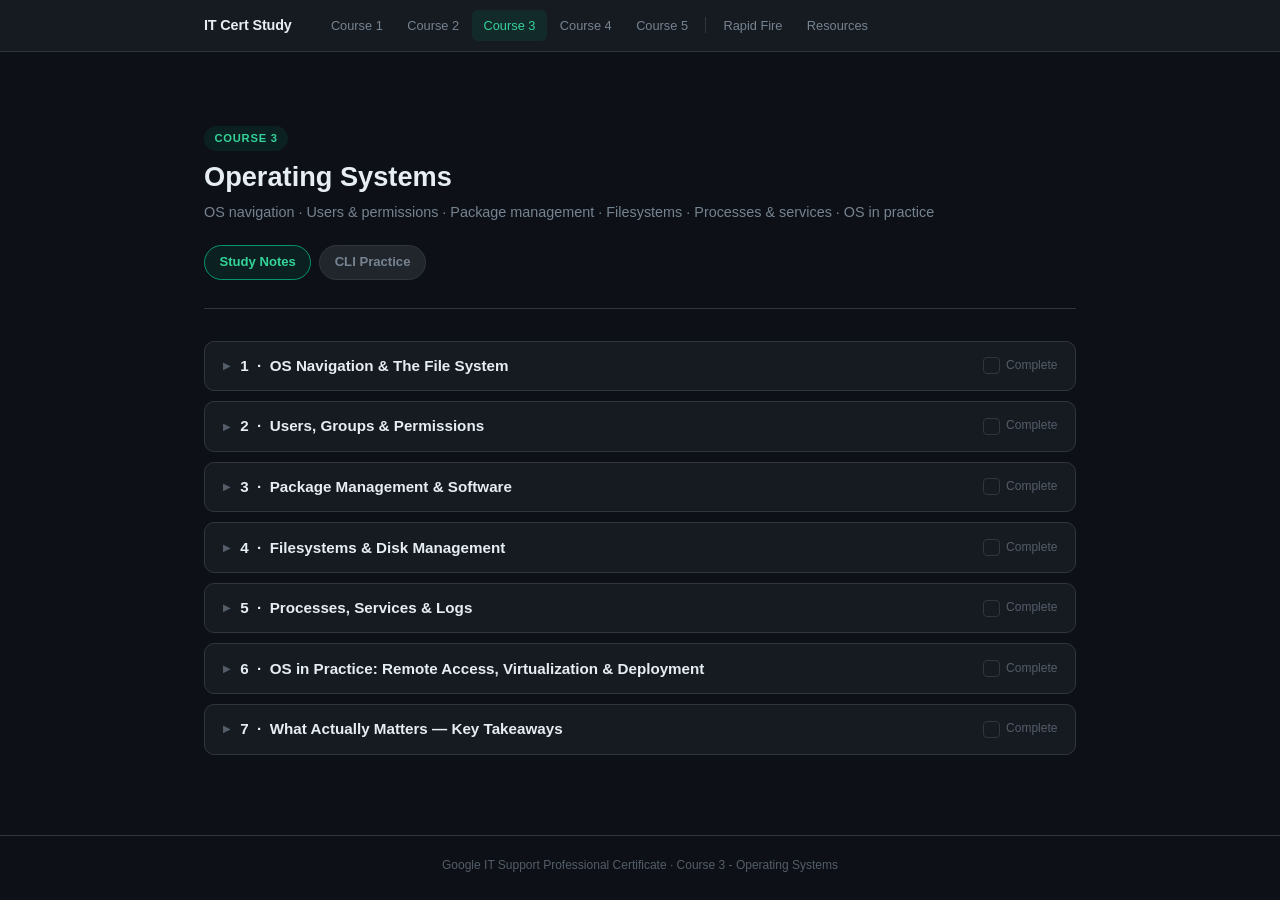
<file: courses/03-operating-systems.html>
<!DOCTYPE html>
<html lang="en">
<head>
  <meta charset="UTF-8">
  <meta name="viewport" content="width=device-width, initial-scale=1.0">
  <title>Course 3 - Operating Systems</title>
  <link rel="stylesheet" href="../style.css">
  <link rel="manifest" href="../manifest.json">
  <meta name="theme-color" content="#0891b2">
  <link rel="apple-touch-icon" href="../icons/icon-192.png">
</head>
<body data-course="03">

<nav class="site-nav">
  <div class="nav-inner">
    <a href="../index.html" class="nav-logo">IT Cert Study</a>
    <ul class="nav-links">
      <li><a href="01-technical-support-fundamentals.html">Course 1</a></li>
      <li><a href="02-bits-and-bytes-networking.html">Course 2</a></li>
      <li><a href="03-operating-systems.html" class="active">Course 3</a></li>
      <li><a href="04-system-administration.html">Course 4</a></li>
      <li><a href="05-it-security.html">Course 5</a></li>
      <li class="nav-sep" aria-hidden="true"></li>
      <li><a href="../quiz.html">Rapid Fire</a></li>
      <li><a href="../resources.html">Resources</a></li>
    </ul>
    <button class="nav-burger" aria-label="Toggle menu" onclick="document.querySelector('.site-nav').classList.toggle('menu-open')">
      <span class="nav-burger-icon"></span>
    </button>
  </div>
  <div class="nav-mobile-menu">
    <ul class="nav-mobile-links">
      <li><a href="01-technical-support-fundamentals.html">Course 1 — Technical Support Fundamentals</a></li>
      <li><a href="02-bits-and-bytes-networking.html">Course 2 — Bits &amp; Bytes of Networking</a></li>
      <li><a href="03-operating-systems.html">Course 3 — Operating Systems</a></li>
      <li><a href="04-system-administration.html">Course 4 — System Administration</a></li>
      <li><a href="05-it-security.html">Course 5 — IT Security</a></li>
      <li class="nav-mobile-sep"></li>
      <li><a href="../quiz.html">Rapid Fire</a></li>
      <li><a href="../resources.html">Resources</a></li>
    </ul>
  </div>
</nav>
<script>
  document.addEventListener('click', function(e) {
    var nav = document.querySelector('.site-nav');
    if (!nav.contains(e.target)) nav.classList.remove('menu-open');
  });
</script>

<main class="page-wrap">

  <header class="course-header">
    <span class="course-badge">Course 3</span>
    <h1>Operating Systems</h1>
    <p class="subtitle">OS navigation · Users &amp; permissions · Package management · Filesystems · Processes &amp; services · OS in practice</p>
    <nav class="course-tabs">
      <a href="03-operating-systems.html" class="course-tab active">Study Notes</a>
      <a href="../resources/cli-practice.html" class="course-tab">CLI Practice</a>
    </nav>
  </header>

  <div class="section-list">

    <!-- ══════════════════════════════════════════════
         SECTION 1 - OS Navigation & The File System
    ══════════════════════════════════════════════ -->
    <div class="topic-section" id="s1">
      <div class="section-header" onclick="toggleSection(this)">
        <div class="section-title-row">
          <span class="chevron">▶</span>
          <h2>1 &nbsp;·&nbsp; OS Navigation &amp; The File System</h2>
        </div>
        <label class="complete-wrap" onclick="event.stopPropagation()">
          <input type="checkbox" class="complete-cb" data-section="c03-s1" onchange="saveProgress(this)">
          <span>Complete</span>
        </label>
      </div>
      <div class="section-body">
        <div class="section-inner">

          <div class="subsection">
            <p class="subsection-title">Directory Structure</p>
            <ul class="concept-list">
              <li><strong>Windows</strong> uses drive letters (<code>C:</code>, <code>D:</code>, <code>X:</code>) to represent file systems. Each has its own root directory. Subdirectories are separated by <strong>backslashes</strong> (<code>\</code>).</li>
              <li><strong>Linux</strong> has a single root <code>/</code>. Everything — including mounted drives — lives under it. Paths use <strong>forward slashes</strong> (<code>/</code>).</li>
              <li><strong>Hidden files</strong> exist on both OSes. In Linux, any file starting with a dot (<code>.bashrc</code>) is hidden. In Windows, files have a hidden attribute.</li>
              <li><strong>Size vs Size on Disk</strong> — "size" is the actual data within the file; "size on disk" is the physical space occupied (always a multiple of the cluster size, so it can be larger).</li>
              <li><strong>Absolute paths</strong> start from the root (<code>C:\Users\</code> or <code>/home/user/</code>). <strong>Relative paths</strong> are relative to the current directory (<code>../Desktop</code>).</li>
            </ul>
          </div>

          <div class="subsection">
            <p class="subsection-title">PowerShell Commands (Windows)</p>
            <table class="ref-table">
              <thead>
                <tr><th>Command</th><th>What it does</th></tr>
              </thead>
              <tbody>
                <tr><td><code>ls &lt;directory&gt;</code></td><td>List contents of a directory</td></tr>
                <tr><td><code>ls -Force &lt;directory&gt;</code></td><td>Show all files including hidden</td></tr>
                <tr><td><code>pwd</code></td><td>Print working directory (current location)</td></tr>
                <tr><td><code>cd ..</code></td><td>Go up one directory level</td></tr>
                <tr><td><code>cd ~</code></td><td>Go to home directory</td></tr>
                <tr><td><code>cd ..\Desktop</code></td><td>Navigate to Desktop relative to parent</td></tr>
                <tr><td><code>mkdir</code></td><td>Create a new directory</td></tr>
                <tr><td><code>mv</code></td><td>Move or rename a file/folder</td></tr>
                <tr><td><code>rm</code></td><td>Remove a file; <code>-Force</code> removes protected files</td></tr>
                <tr><td><code>history</code></td><td>Show command history</td></tr>
                <tr><td><code>Get-Help &lt;command&gt;</code></td><td>How to use a command</td></tr>
                <tr><td><code>Get-Help &lt;command&gt; -Full</code></td><td>Full help with all parameters</td></tr>
                <tr><td><code>Get-Alias</code></td><td>Show command aliases (e.g., ls → Get-ChildItem)</td></tr>
              </tbody>
            </table>
          </div>

          <div class="subsection">
            <p class="subsection-title">Bash Commands (Linux)</p>
            <table class="ref-table">
              <thead>
                <tr><th>Command</th><th>What it does</th></tr>
              </thead>
              <tbody>
                <tr><td><code>ls /</code></td><td>List root directory</td></tr>
                <tr><td><code>ls -a</code></td><td>Show all files including hidden (dot files)</td></tr>
                <tr><td><code>ls -l</code></td><td>Long listing format (permissions, owner, size, date)</td></tr>
                <tr><td><code>ls -la</code></td><td>Long listing including hidden files</td></tr>
                <tr><td><code>pwd</code></td><td>Print working directory</td></tr>
                <tr><td><code>cd ..</code></td><td>Go up one directory</td></tr>
                <tr><td><code>cd ~</code></td><td>Go to home directory</td></tr>
                <tr><td><code>mkdir &lt;name&gt;</code></td><td>Create a directory</td></tr>
                <tr><td><code>mv &lt;src&gt; &lt;dst&gt;</code></td><td>Move or rename file/folder</td></tr>
                <tr><td><code>rm &lt;file&gt;</code></td><td>Remove a file; <code>rm -r</code> removes a directory recursively</td></tr>
                <tr><td><code>cp &lt;src&gt; &lt;dst&gt;</code></td><td>Copy a file</td></tr>
                <tr><td><code>man &lt;command&gt;</code></td><td>Open the manual for a command</td></tr>
                <tr><td><code>&lt;command&gt; --help</code></td><td>Quick flag reference for a command</td></tr>
              </tbody>
            </table>
          </div>

          <div class="subsection">
            <p class="subsection-title">File &amp; Text Manipulation</p>
            <table class="ref-table">
              <thead>
                <tr><th>Tool</th><th>OS</th><th>Purpose</th></tr>
              </thead>
              <tbody>
                <tr><td><code>cat &lt;file&gt;</code></td><td>Linux</td><td>Print file contents to the terminal</td></tr>
                <tr><td><code>head &lt;file&gt;</code></td><td>Linux</td><td>Show the first 10 lines</td></tr>
                <tr><td><code>tail &lt;file&gt;</code></td><td>Linux</td><td>Show the last 10 lines; <code>tail -f</code> follows live</td></tr>
                <tr><td><code>grep &lt;pattern&gt; &lt;file&gt;</code></td><td>Linux</td><td>Search text with a pattern</td></tr>
                <tr><td><code>echo</code></td><td>Both</td><td>Output text to terminal (Linux) / Write-Output (PS)</td></tr>
                <tr><td><code>sls</code> (Select-String)</td><td>Windows</td><td>PowerShell equivalent of grep</td></tr>
              </tbody>
            </table>
          </div>

          <div class="practice-section">
            <button class="practice-btn" onclick="togglePractice(this)">
              <span class="arr">▶</span> Practice Questions
            </button>
            <button class="quiz-me-btn" onclick="openQuiz('s1')">◈ Quiz Me</button>
            <div class="practice-body">
              <ol class="q-list">
                <li>What character separates directories in a Windows path? What about Linux?</li>
                <li>Which Linux command shows hidden files in a directory listing?</li>
                <li>What is the difference between "size" and "size on disk" for a file?</li>
                <li>Which PowerShell flag forces <code>ls</code> to show hidden files?</li>
                <li>What is the Linux command to read a file's manual page?</li>
                <li>How do absolute and relative paths differ?</li>
              </ol>
              <button class="ans-btn" onclick="toggleAnswers(this)">
                <span class="arr">▶</span> Show answers
              </button>
              <div class="ans-body">
                <ol class="a-list">
                  <li>Windows uses backslash (<code>\</code>); Linux uses forward slash (<code>/</code>).</li>
                  <li><code>ls -a</code> — hidden files start with a dot (<code>.</code>) in Linux.</li>
                  <li>Size = actual data in the file. Size on disk = physical space used (always a multiple of the cluster/block size, so it's often larger).</li>
                  <li><code>ls -Force &lt;directory&gt;</code></li>
                  <li><code>man &lt;command&gt;</code></li>
                  <li>Absolute paths start from the root (e.g., <code>/home/user/docs</code> or <code>C:\Users\</code>). Relative paths are relative to the current directory (e.g., <code>../Desktop</code>).</li>
                </ol>
              </div>
            </div>
          </div>

        </div><!-- /section-inner -->
      </div><!-- /section-body -->
    </div><!-- /topic-section -->


    <!-- ══════════════════════════════════════════════
         SECTION 2 - Users, Groups & Permissions
    ══════════════════════════════════════════════ -->
    <div class="topic-section" id="s2">
      <div class="section-header" onclick="toggleSection(this)">
        <div class="section-title-row">
          <span class="chevron">▶</span>
          <h2>2 &nbsp;·&nbsp; Users, Groups &amp; Permissions</h2>
        </div>
        <label class="complete-wrap" onclick="event.stopPropagation()">
          <input type="checkbox" class="complete-cb" data-section="c03-s2" onchange="saveProgress(this)">
          <span>Complete</span>
        </label>
      </div>
      <div class="section-body">
        <div class="section-inner">

          <div class="subsection">
            <p class="subsection-title">Key Concepts</p>
            <ul class="concept-list">
              <li><strong>Standard users</strong> can do day-to-day tasks. <strong>Admin users</strong> can install software, change system settings, and manage other accounts.</li>
              <li>In Windows, an admin can manage multiple accounts from a <strong>domain</strong> — a centralized directory (Active Directory) for organizations.</li>
              <li>In Linux, <strong>root</strong> is the superuser account with full system control. You use <code>sudo</code> to run a single command with root privileges without logging in as root directly.</li>
              <li><strong>UAC (User Account Control)</strong> on Windows prompts for confirmation when elevated privileges are needed — the Windows equivalent of <code>sudo</code>.</li>
            </ul>
          </div>

          <div class="subsection">
            <p class="subsection-title">Windows User Management (PowerShell)</p>
            <table class="ref-table">
              <thead>
                <tr><th>Command</th><th>Purpose</th></tr>
              </thead>
              <tbody>
                <tr><td><code>Get-LocalUser</code></td><td>List all local user accounts</td></tr>
                <tr><td><code>Get-LocalGroup</code></td><td>List all local groups</td></tr>
                <tr><td><code>Get-LocalGroupMember</code></td><td>Show members of a group</td></tr>
                <tr><td><code>net user &lt;username&gt; 'password'</code></td><td>Change a user's password</td></tr>
                <tr><td><code>net user &lt;username&gt; *</code></td><td>Change password interactively (hidden input)</td></tr>
                <tr><td><code>net user</code></td><td>Show all users; <code>net</code> can do a lot of user management</td></tr>
              </tbody>
            </table>
          </div>

          <div class="subsection">
            <p class="subsection-title">Linux User Management</p>
            <table class="ref-table">
              <thead>
                <tr><th>Command / File</th><th>Purpose</th></tr>
              </thead>
              <tbody>
                <tr><td><code>sudo &lt;command&gt;</code></td><td>Run a command as root (superuser do)</td></tr>
                <tr><td><code>adduser &lt;username&gt;</code></td><td>Create a new user</td></tr>
                <tr><td><code>passwd &lt;username&gt;</code></td><td>Set or change a password</td></tr>
                <tr><td><code>visudo</code></td><td>Safely edit the sudoers file</td></tr>
                <tr><td><code>/etc/passwd</code></td><td>File listing all users and their default shells/home dirs</td></tr>
              </tbody>
            </table>
          </div>

          <div class="subsection">
            <p class="subsection-title">File Permissions</p>
            <ul class="concept-list">
              <li>Linux uses <strong>rwx</strong> permission bits for Owner, Group, and Others. Each set can be expressed as an octet: <code>r=4, w=2, x=1</code>. So <code>chmod 755</code> = rwxr-xr-x.</li>
              <li><code>chmod</code> changes permission bits; <code>chown</code> changes ownership; <code>chgrp</code> changes group ownership.</li>
              <li>Windows uses <strong>ACLs (Access Control Lists)</strong> — specifically <strong>DACLs (Discretionary ACLs)</strong> — to assign granular permissions (read, write, modify, full control) to users and groups.</li>
              <li><code>icacls</code> is the Windows CLI tool to view and modify file/folder permissions (equivalent to <code>chmod</code>/<code>chown</code> on Linux).</li>
            </ul>
            <table class="ref-table">
              <thead>
                <tr><th>Octet</th><th>Binary</th><th>Permissions</th></tr>
              </thead>
              <tbody>
                <tr><td>7</td><td>111</td><td>rwx (read, write, execute)</td></tr>
                <tr><td>6</td><td>110</td><td>rw- (read, write)</td></tr>
                <tr><td>5</td><td>101</td><td>r-x (read, execute)</td></tr>
                <tr><td>4</td><td>100</td><td>r-- (read only)</td></tr>
                <tr><td>0</td><td>000</td><td>--- (no permissions)</td></tr>
              </tbody>
            </table>
          </div>

          <div class="practice-section">
            <button class="practice-btn" onclick="togglePractice(this)">
              <span class="arr">▶</span> Practice Questions
            </button>
            <button class="quiz-me-btn" onclick="openQuiz('s2')">◈ Quiz Me</button>
            <div class="practice-body">
              <ol class="q-list">
                <li>What Linux command lets a standard user run a single command with root privileges?</li>
                <li>What does <code>chmod 644</code> mean? Who can do what?</li>
                <li>What file in Linux lists all user accounts on the system?</li>
                <li>What is the difference between an ACL and a DACL?</li>
                <li>Which PowerShell command lists all local groups on a Windows machine?</li>
                <li>In Linux, what numeric value represents "read + write + execute" for a permission octet?</li>
              </ol>
              <button class="ans-btn" onclick="toggleAnswers(this)">
                <span class="arr">▶</span> Show answers
              </button>
              <div class="ans-body">
                <ol class="a-list">
                  <li><code>sudo</code></li>
                  <li>Owner: rw- (6 = read+write); Group: r-- (4 = read only); Others: r-- (4 = read only). Owner can read/write; everyone else can only read.</li>
                  <li><code>/etc/passwd</code></li>
                  <li>An ACL (Access Control List) is the general concept of a list of permissions on an object. A DACL (Discretionary ACL) is the specific Windows implementation that lets the owner control who has access — "discretionary" because the owner decides.</li>
                  <li><code>Get-LocalGroup</code></li>
                  <li>7 (r=4 + w=2 + x=1 = 7)</li>
                </ol>
              </div>
            </div>
          </div>

        </div><!-- /section-inner -->
      </div><!-- /section-body -->
    </div><!-- /topic-section -->


    <!-- ══════════════════════════════════════════════
         SECTION 3 - Package Management & Software
    ══════════════════════════════════════════════ -->
    <div class="topic-section" id="s3">
      <div class="section-header" onclick="toggleSection(this)">
        <div class="section-title-row">
          <span class="chevron">▶</span>
          <h2>3 &nbsp;·&nbsp; Package Management &amp; Software</h2>
        </div>
        <label class="complete-wrap" onclick="event.stopPropagation()">
          <input type="checkbox" class="complete-cb" data-section="c03-s3" onchange="saveProgress(this)">
          <span>Complete</span>
        </label>
      </div>
      <div class="section-body">
        <div class="section-inner">

          <div class="subsection">
            <p class="subsection-title">Windows Software Installation</p>
            <ul class="concept-list">
              <li><strong>MSI files</strong> are Windows Installer packages — a standardized format that handles installation, repair, and removal. You can inspect them to see what they do and troubleshoot failures.</li>
              <li><strong>.exe installers</strong> are standalone executables — they may bundle their own installer logic and don't follow the MSI standard.</li>
              <li><strong>Appx packages</strong> are used by the Microsoft Store to distribute <strong>Universal Windows Platform (UWP)</strong> apps.</li>
              <li><strong>DLLs (Dynamic Link Libraries)</strong> are shared code libraries that multiple programs can use simultaneously. The <strong>.NET framework</strong> provides a common runtime for many Windows apps.</li>
              <li>Enterprise tools: <strong>SCCM</strong> (System Center Configuration Manager) and <strong>Chocolatey</strong> let admins deploy and manage software across many machines at once.</li>
              <li>When a new device is connected, Windows first <strong>queries the hardware ID</strong> to find the right driver.</li>
            </ul>
          </div>

          <div class="subsection">
            <p class="subsection-title">Linux Package Management</p>
            <table class="ref-table">
              <thead>
                <tr><th>Command</th><th>Purpose</th></tr>
              </thead>
              <tbody>
                <tr><td><code>sudo apt update</code></td><td>Refresh the list of available packages from repos</td></tr>
                <tr><td><code>sudo apt install &lt;pkg&gt;</code></td><td>Install a package and its dependencies</td></tr>
                <tr><td><code>sudo apt remove &lt;pkg&gt;</code></td><td>Remove a package</td></tr>
                <tr><td><code>sudo apt full-upgrade</code></td><td>Upgrade all packages including the kernel</td></tr>
                <tr><td><code>dpkg -i &lt;file.deb&gt;</code></td><td>Install a .deb package directly (no dependency resolution)</td></tr>
                <tr><td><code>dpkg -l</code></td><td>List all installed packages</td></tr>
              </tbody>
            </table>
            <div class="note">
              <strong>apt vs dpkg:</strong> <code>apt</code> is the high-level tool — it resolves dependencies and fetches packages from repos. <code>dpkg</code> is the low-level tool that actually installs/removes <code>.deb</code> files but doesn't handle dependencies automatically.
            </div>
          </div>

          <div class="subsection">
            <p class="subsection-title">Drivers &amp; Kernel Modules (Linux)</p>
            <ul class="concept-list">
              <li>Hard drives appear as block device files: <code>/dev/sda</code>, <code>/dev/sdb</code>, <code>/dev/sdc</code>, etc. (a, b, c… for each drive).</li>
              <li><strong>Kernel modules</strong> are pieces of code that can be loaded/unloaded into the kernel at runtime without rebooting — used for drivers and other kernel extensions.</li>
              <li><code>uname -r</code> tells you the current kernel version.</li>
            </ul>
          </div>

          <div class="subsection">
            <p class="subsection-title">Things to Know (Common Gotchas)</p>
            <div class="term-grid">
              <div class="term-row"><span class="term-key">Appx packages</span><span class="term-val">What Windows Store uses for UWP apps — not MSI or .exe</span></div>
              <div class="term-row"><span class="term-key">New device connected</span><span class="term-val">Windows first queries the hardware ID before searching for drivers</span></div>
              <div class="term-row"><span class="term-key">apt full-upgrade</span><span class="term-val">Upgrades the whole system including the kernel (not just apt upgrade)</span></div>
            </div>
          </div>

          <div class="practice-section">
            <button class="practice-btn" onclick="togglePractice(this)">
              <span class="arr">▶</span> Practice Questions
            </button>
            <button class="quiz-me-btn" onclick="openQuiz('s3')">◈ Quiz Me</button>
            <div class="practice-body">
              <ol class="q-list">
                <li>What is the difference between <code>apt</code> and <code>dpkg</code>?</li>
                <li>What file format does the Microsoft Store use to distribute UWP apps?</li>
                <li>What does Windows do first when a new device is connected?</li>
                <li>What command shows you the current Linux kernel version?</li>
                <li>Which Linux command would you use to upgrade the entire kernel, not just installed packages?</li>
                <li>What is a DLL and why is it useful?</li>
              </ol>
              <button class="ans-btn" onclick="toggleAnswers(this)">
                <span class="arr">▶</span> Show answers
              </button>
              <div class="ans-body">
                <ol class="a-list">
                  <li><code>apt</code> is high-level: it fetches packages from repos and resolves dependencies. <code>dpkg</code> is low-level: it installs/removes .deb files directly but won't automatically pull in missing dependencies.</li>
                  <li>Appx packages</li>
                  <li>Windows queries the hardware ID of the device to look up the appropriate driver.</li>
                  <li><code>uname -r</code></li>
                  <li><code>sudo apt full-upgrade</code></li>
                  <li>A DLL (Dynamic Link Library) is a shared code library that multiple programs can use at the same time. It avoids code duplication — instead of each app bundling the same code, they all share one copy loaded in memory.</li>
                </ol>
              </div>
            </div>
          </div>

        </div><!-- /section-inner -->
      </div><!-- /section-body -->
    </div><!-- /topic-section -->


    <!-- ══════════════════════════════════════════════
         SECTION 4 - Filesystems & Disk Management
    ══════════════════════════════════════════════ -->
    <div class="topic-section" id="s4">
      <div class="section-header" onclick="toggleSection(this)">
        <div class="section-title-row">
          <span class="chevron">▶</span>
          <h2>4 &nbsp;·&nbsp; Filesystems &amp; Disk Management</h2>
        </div>
        <label class="complete-wrap" onclick="event.stopPropagation()">
          <input type="checkbox" class="complete-cb" data-section="c03-s4" onchange="saveProgress(this)">
          <span>Complete</span>
        </label>
      </div>
      <div class="section-body">
        <div class="section-inner">

          <div class="subsection">
            <p class="subsection-title">Filesystem Types</p>
            <table class="ref-table">
              <thead>
                <tr><th>Filesystem</th><th>OS</th><th>Notes</th></tr>
              </thead>
              <tbody>
                <tr><td><strong>NTFS</strong></td><td>Windows</td><td>Default for Windows. Supports large files, journaling, permissions, encryption. Can be read (not easily written) on Linux.</td></tr>
                <tr><td><strong>EXT4</strong></td><td>Linux</td><td>Default for Linux. Readable only on Linux natively.</td></tr>
                <tr><td><strong>FAT32</strong></td><td>Cross-platform</td><td>Readable and writable on all OSes. 4 GB max file size limit.</td></tr>
                <tr><td><strong>exFAT</strong></td><td>Cross-platform</td><td>Like FAT32 but without the 4 GB file size limit. Common for USB drives.</td></tr>
              </tbody>
            </table>
          </div>

          <div class="subsection">
            <p class="subsection-title">Partitions &amp; Partition Tables</p>
            <ul class="concept-list">
              <li>A <strong>partition</strong> is a logically separated piece of a disk. A <strong>formatted filesystem</strong> on a partition is called a <strong>volume</strong>.</li>
              <li>The <strong>partition table</strong> tells the OS how the disk is divided.</li>
              <li><strong>MBR (Master Boot Record)</strong> — older standard. Max disk size: <strong>2 TB</strong>. Max 4 primary partitions.</li>
              <li><strong>GPT (GUID Partition Table)</strong> — modern standard. Supports disks <strong>larger than 2 TB</strong> and virtually unlimited partitions. Required by <strong>UEFI</strong> (the modern BIOS replacement).</li>
              <li>UEFI is the default firmware today and uses GPT.</li>
            </ul>
          </div>

          <div class="subsection">
            <p class="subsection-title">Windows Disk Tools</p>
            <table class="ref-table">
              <thead>
                <tr><th>Tool / Command</th><th>Purpose</th></tr>
              </thead>
              <tbody>
                <tr><td>Disk Management (GUI)</td><td>Visual tool to create, format, and resize partitions</td></tr>
                <tr><td><code>diskpart</code></td><td>CLI disk manager — interactive</td></tr>
                <tr><td><code>list disk</code></td><td>(in diskpart) Show all disks</td></tr>
                <tr><td><code>select disk X</code></td><td>(in diskpart) Select a disk to work on</td></tr>
                <tr><td><code>clean</code></td><td>(in diskpart) Wipe all partitions from selected disk</td></tr>
                <tr><td><code>create partition primary</code></td><td>(in diskpart) Create a new partition</td></tr>
                <tr><td><code>format FS=NTFS label=name quick</code></td><td>(in diskpart) Format the partition as NTFS</td></tr>
              </tbody>
            </table>
          </div>

          <div class="subsection">
            <p class="subsection-title">Linux Disk Tools</p>
            <table class="ref-table">
              <thead>
                <tr><th>Command</th><th>Purpose</th></tr>
              </thead>
              <tbody>
                <tr><td><code>lsblk</code></td><td>View all block devices and their filesystems</td></tr>
                <tr><td><code>parted -l</code></td><td>List all disks and partition info</td></tr>
                <tr><td><code>sudo parted /dev/sdb</code></td><td>Open interactive parted tool on a disk</td></tr>
                <tr><td><code>mkfs -t ext4 /dev/sdb1</code></td><td>Format a partition (make filesystem)</td></tr>
                <tr><td><code>fdisk /dev/sda</code></td><td>Interactive partition editor (older tool)</td></tr>
                <tr><td><code>mount /dev/sdb1 /mnt/data</code></td><td>Mount a partition to a directory</td></tr>
                <tr><td><code>umount /mnt/data</code></td><td>Unmount a partition</td></tr>
                <tr><td><code>/etc/fstab</code></td><td>Config file for auto-mounting filesystems at boot (uses UUIDs)</td></tr>
                <tr><td><code>df -h</code></td><td>Show disk free space across the whole machine (human readable)</td></tr>
                <tr><td><code>du -h</code></td><td>Show disk usage for a directory (human readable)</td></tr>
              </tbody>
            </table>
            <div class="note">
              Always use <strong>UUIDs</strong> (not device names like <code>/dev/sdb</code>) in <code>/etc/fstab</code> — device names can change between boots, UUIDs never do.
            </div>
          </div>

          <div class="subsection">
            <p class="subsection-title">Virtual Memory &amp; Swap</p>
            <ul class="concept-list">
              <li><strong>Virtual memory</strong> uses disk space to extend RAM when physical memory is full. The OS moves less-used pages to disk and back as needed.</li>
              <li>Windows calls this the <strong>paging file</strong> (pagefile.sys). You can configure its size in System Properties.</li>
              <li>Linux uses <strong>swap space</strong> — a dedicated partition (or file) on the hard drive.</li>
            </ul>
            <table class="ref-table">
              <thead>
                <tr><th>Command</th><th>Purpose</th></tr>
              </thead>
              <tbody>
                <tr><td><code>mkswap /dev/sdb2</code></td><td>Format a partition as swap space</td></tr>
                <tr><td><code>swapon /dev/sdb2</code></td><td>Enable the swap partition</td></tr>
                <tr><td><code>free -h</code></td><td>Show RAM and swap usage</td></tr>
              </tbody>
            </table>
          </div>

          <div class="subsection">
            <p class="subsection-title">Filesystem Features</p>
            <div class="term-grid">
              <div class="term-row"><span class="term-key">MFT (Windows)</span><span class="term-val">Master File Table — stores records for every file: name, timestamps, permissions, location, etc. Each record has a file record number.</span></div>
              <div class="term-row"><span class="term-key">Inode (Linux)</span><span class="term-val">The Linux equivalent of an MFT record — metadata about a file stored in an inode table. The filename points to an inode, not the data directly.</span></div>
              <div class="term-row"><span class="term-key">Symbolic (soft) link</span><span class="term-val">Points to another file's <em>path/name</em>. If the target is moved/deleted, the link breaks. Like Windows shortcuts.</span></div>
              <div class="term-row"><span class="term-key">Hard link</span><span class="term-val">Points directly to the inode (Linux) or MFT record (Windows). Survives if the original filename is deleted.</span></div>
              <div class="term-row"><span class="term-key">Journaling</span><span class="term-val">NTFS and ext4 log pending changes to a journal before committing them — enables recovery after a crash without full disk scan.</span></div>
              <div class="term-row"><span class="term-key">Data buffer</span><span class="term-val">A region of RAM used to temporarily hold data during writes. This is why you must properly unmount — to flush the buffer and avoid data corruption.</span></div>
              <div class="term-row"><span class="term-key">Defragmentation</span><span class="term-val">Reorganizes fragmented files into contiguous blocks on spinning disks. Less benefit for SSDs — SSDs use TRIM to reclaim unused blocks instead.</span></div>
            </div>
          </div>

          <div class="subsection">
            <p class="subsection-title">Disk Health &amp; Repair</p>
            <table class="ref-table">
              <thead>
                <tr><th>Tool</th><th>OS</th><th>Purpose</th></tr>
              </thead>
              <tbody>
                <tr><td><code>chkdsk /F &lt;drive&gt;</code></td><td>Windows</td><td>Check disk for errors and fix them (<code>/F</code> flag)</td></tr>
                <tr><td><code>fsutil repair query &lt;drive&gt;</code></td><td>Windows</td><td>Query self-healing status of NTFS volume</td></tr>
                <tr><td><code>fsck</code></td><td>Linux</td><td>Manual filesystem check — <strong>must be run on unmounted filesystem</strong> or risk damage</td></tr>
              </tbody>
            </table>
          </div>

          <div class="practice-section">
            <button class="practice-btn" onclick="togglePractice(this)">
              <span class="arr">▶</span> Practice Questions
            </button>
            <button class="quiz-me-btn" onclick="openQuiz('s4')">◈ Quiz Me</button>
            <div class="practice-body">
              <ol class="q-list">
                <li>Which filesystem is readable and writable on all operating systems (Windows, Mac, Linux)?</li>
                <li>What are the key differences between MBR and GPT partition tables?</li>
                <li>What is the difference between a symbolic link and a hard link?</li>
                <li>Why should you always properly unmount a drive before removing it?</li>
                <li>What is the Linux equivalent of Windows' MFT?</li>
                <li>Which Linux command shows free disk space across the whole machine in a human-readable format?</li>
                <li>What is the purpose of <code>/etc/fstab</code> and why should it use UUIDs instead of device names?</li>
              </ol>
              <button class="ans-btn" onclick="toggleAnswers(this)">
                <span class="arr">▶</span> Show answers
              </button>
              <div class="ans-body">
                <ol class="a-list">
                  <li>FAT32 (and exFAT for files larger than 4 GB).</li>
                  <li>MBR: max 2 TB disk size, max 4 primary partitions, older BIOS. GPT: supports 2 TB+, virtually unlimited partitions, required by UEFI (modern firmware).</li>
                  <li>A symbolic (soft) link points to a file's path/name — it breaks if the target is moved or deleted. A hard link points directly to the inode/data — it remains valid even if the original filename is deleted.</li>
                  <li>Because the OS uses a data buffer (RAM) to stage writes. Proper unmounting flushes the buffer to disk. Yanking the drive before flushing can corrupt the filesystem.</li>
                  <li>Inodes (stored in an inode table).</li>
                  <li><code>df -h</code></li>
                  <li><code>/etc/fstab</code> defines which filesystems to mount automatically at boot and where. UUIDs are used instead of device names (like <code>/dev/sdb</code>) because device names can change between reboots (e.g., if you add another drive), while UUIDs always uniquely identify the same partition.</li>
                </ol>
              </div>
            </div>
          </div>

        </div><!-- /section-inner -->
      </div><!-- /section-body -->
    </div><!-- /topic-section -->


    <!-- ══════════════════════════════════════════════
         SECTION 5 - Processes, Services & Logs
    ══════════════════════════════════════════════ -->
    <div class="topic-section" id="s5">
      <div class="section-header" onclick="toggleSection(this)">
        <div class="section-title-row">
          <span class="chevron">▶</span>
          <h2>5 &nbsp;·&nbsp; Processes, Services &amp; Logs</h2>
        </div>
        <label class="complete-wrap" onclick="event.stopPropagation()">
          <input type="checkbox" class="complete-cb" data-section="c03-s5" onchange="saveProgress(this)">
          <span>Complete</span>
        </label>
      </div>
      <div class="section-body">
        <div class="section-inner">

          <div class="subsection">
            <p class="subsection-title">Programs vs Processes</p>
            <ul class="concept-list">
              <li>A <strong>program</strong> is a set of instructions stored on disk. A <strong>process</strong> is a program that is currently loaded and running in memory.</li>
              <li>Every process gets a unique <strong>PID (Process ID)</strong> so the OS can track and manage it.</li>
              <li><strong>Daemon / background processes</strong> run without a user interface and stay running in the background (e.g., a web server, a print spooler).</li>
              <li>On Windows boot, <code>smss.exe</code> (Session Manager) starts first, then <code>csrss.exe</code> (Client Server Runtime) which handles the GUI and command line.</li>
              <li>On Linux, the kernel creates the <strong>init process</strong> (PID 1) at startup, which then starts all other processes. Linux processes follow a parent-child relationship; most terminate automatically when done.</li>
              <li>Windows processes can operate independently of their parent process.</li>
            </ul>
          </div>

          <div class="subsection">
            <p class="subsection-title">Viewing &amp; Managing Processes</p>
            <table class="ref-table">
              <thead>
                <tr><th>Command / Tool</th><th>OS</th><th>Purpose</th></tr>
              </thead>
              <tbody>
                <tr><td>Task Manager (<code>taskmgr.exe</code>)</td><td>Windows</td><td>GUI process viewer; find PIDs to use with taskkill</td></tr>
                <tr><td><code>tasklist</code></td><td>Windows</td><td>CLI: list all running processes</td></tr>
                <tr><td><code>Get-Process</code></td><td>Windows (PS)</td><td>PowerShell: list all processes</td></tr>
                <tr><td><code>taskkill /pid &lt;PID&gt;</code></td><td>Windows</td><td>Terminate a process by PID</td></tr>
                <tr><td>Process Explorer (<code>procexp.exe</code>)</td><td>Windows</td><td>Advanced Sysinternals tool; shows process tree; becomes parent when restarting processes</td></tr>
                <tr><td><code>ps</code></td><td>Linux</td><td>Snapshot of current processes (PID, TTY, STAT, TIME)</td></tr>
                <tr><td><code>ps -ef</code></td><td>Linux</td><td>Full details of all processes including hidden/background</td></tr>
                <tr><td><code>ps -ef | grep &lt;name&gt;</code></td><td>Linux</td><td>Find a process by name</td></tr>
                <tr><td><code>ls -l /proc</code></td><td>Linux</td><td>See the process directory (each PID has a folder)</td></tr>
                <tr><td><code>kill &lt;PID&gt;</code></td><td>Linux</td><td>Send SIGTERM to a process (asks it to clean up and exit)</td></tr>
              </tbody>
            </table>
            <div class="note">
              <strong>ps STAT codes:</strong> <code>R</code> = running, <code>S</code> = interruptible sleep (waiting), <code>T</code> = stopped.
            </div>
          </div>

          <div class="subsection">
            <p class="subsection-title">Process Signals (Linux)</p>
            <table class="ref-table">
              <thead>
                <tr><th>Signal</th><th>Command</th><th>Effect</th></tr>
              </thead>
              <tbody>
                <tr><td>SIGINT</td><td><kbd>Ctrl + C</kbd></td><td>Interrupt — politely ask the process to stop (most popular)</td></tr>
                <tr><td>SIGTERM</td><td><code>kill &lt;PID&gt;</code></td><td>Terminate — lets the process clean up before exiting</td></tr>
                <tr><td>SIGKILL</td><td><code>kill -KILL &lt;PID&gt;</code></td><td>Force-kill immediately with no cleanup — <strong>last resort, can cause damage</strong></td></tr>
                <tr><td>SIGTSTP</td><td><code>kill -TSTP &lt;PID&gt;</code> / <kbd>Ctrl+Z</kbd></td><td>Suspend / pause the process</td></tr>
                <tr><td>SIGCONT</td><td><code>kill -CONT &lt;PID&gt;</code></td><td>Continue a suspended process</td></tr>
              </tbody>
            </table>
          </div>

          <div class="subsection">
            <p class="subsection-title">Resource Monitoring</p>
            <table class="ref-table">
              <thead>
                <tr><th>Command / Tool</th><th>OS</th><th>Purpose</th></tr>
              </thead>
              <tbody>
                <tr><td>Resource Monitor</td><td>Windows</td><td>Best way to track process CPU, memory, disk, and network usage</td></tr>
                <tr><td><code>Get-Process | Sort-Object CPU -Descending | Select-Object -First 3 -Property ID,ProcessName,CPU</code></td><td>Windows (PS)</td><td>Show top 3 CPU-consuming processes</td></tr>
                <tr><td><code>top</code></td><td>Linux</td><td>Live view of top processes; <code>%CPU</code> and <code>%MEM</code> are most useful columns</td></tr>
                <tr><td><code>htop</code></td><td>Linux</td><td>Improved interactive version of top</td></tr>
                <tr><td><code>uptime</code></td><td>Linux</td><td>Shows current time, system uptime, users logged in, and average CPU load</td></tr>
                <tr><td><code>lsof</code></td><td>Linux</td><td>Lists open files and which processes are using them — useful for finding what's keeping a file locked</td></tr>
              </tbody>
            </table>
            <div class="note">
              <strong>Load average</strong> (from <code>uptime</code> or <code>top</code>) shows how many processes are in the run queue averaged over 1, 5, and 15 minutes. A load of 1.0 on a single-core CPU means it's fully utilized.
            </div>
          </div>

          <div class="subsection">
            <p class="subsection-title">Logging</p>
            <ul class="concept-list">
              <li>Logs record events with timestamps: who did what, and when. They're essential for troubleshooting and security auditing.</li>
              <li><strong>Unix Epoch time</strong> — how logs often represent time: the number of seconds elapsed since midnight January 1, 1970 UTC.</li>
              <li><strong>Log rotation</strong> automatically archives old log files (compressed) and deletes very old ones to prevent logs from filling the disk.</li>
              <li><strong>Centralized logging</strong> aggregates logs from many systems into one location — important in enterprise environments.</li>
            </ul>
            <table class="ref-table">
              <thead>
                <tr><th>Location / Tool</th><th>OS</th><th>What it contains</th></tr>
              </thead>
              <tbody>
                <tr><td>Event Viewer (<code>eventvwr.msc</code>)</td><td>Windows</td><td>GUI log viewer. "Windows Logs" = OS-level; "Application &amp; Services Logs" = specific services (e.g., PowerShell)</td></tr>
                <tr><td><code>/var/log/</code></td><td>Linux</td><td>Root directory for all system logs</td></tr>
                <tr><td><code>/var/log/syslog</code></td><td>Linux</td><td>General catch-all log for everything</td></tr>
                <tr><td><code>/var/log/auth.log</code></td><td>Linux</td><td>Security and authorization events (logins, sudo usage)</td></tr>
                <tr><td><code>/var/log/dmesg</code></td><td>Linux</td><td>Kernel ring buffer / hardware messages (also via <code>dmesg</code> command)</td></tr>
                <tr><td><code>/var/log/kern.log</code></td><td>Linux</td><td>Kernel messages</td></tr>
                <tr><td><code>tail -f /var/log/syslog</code></td><td>Linux</td><td>Follow a log file live as it updates</td></tr>
                <tr><td><code>journalctl</code></td><td>Linux (systemd)</td><td>Query the systemd journal; <code>journalctl -u &lt;service&gt;</code> for a specific service</td></tr>
              </tbody>
            </table>
            <div class="note">
              <strong>Troubleshooting with logs:</strong> Start by searching for <code>ERROR</code> or <code>CRIT</code> keywords. Use timestamps to narrow the window. Look for root causes, not symptoms. Review from the bottom up for the most recent events. <code>tail -f</code> is great for watching a problem happen in real time.
            </div>
          </div>

          <div class="practice-section">
            <button class="practice-btn" onclick="togglePractice(this)">
              <span class="arr">▶</span> Practice Questions
            </button>
            <button class="quiz-me-btn" onclick="openQuiz('s5')">◈ Quiz Me</button>
            <div class="practice-body">
              <ol class="q-list">
                <li>What is PID 1 in Linux and what does it do?</li>
                <li>What is the difference between SIGTERM and SIGKILL?</li>
                <li>Which Linux command shows a live view of the top resource-consuming processes?</li>
                <li>What does the STAT code <code>S</code> mean in <code>ps</code> output?</li>
                <li>What does Ctrl+C send to a process?</li>
                <li>Where does Linux store security and authorization logs?</li>
                <li>What is Unix Epoch time?</li>
                <li>Which command follows a log file live as it writes new entries?</li>
              </ol>
              <button class="ans-btn" onclick="toggleAnswers(this)">
                <span class="arr">▶</span> Show answers
              </button>
              <div class="ans-body">
                <ol class="a-list">
                  <li>The <code>init</code> process (PID 1) is the first process created by the kernel at boot. It's the parent of all other processes and is responsible for starting system services.</li>
                  <li>SIGTERM asks the process to terminate gracefully (it can clean up first). SIGKILL instantly forces the process to stop with no cleanup — it cannot be caught or ignored. Use SIGKILL only as a last resort.</li>
                  <li><code>top</code> (or <code>htop</code> for an improved version)</li>
                  <li><code>S</code> = interruptible sleep (the process is waiting for something, like user input or a file read to complete).</li>
                  <li>SIGINT (signal interrupt) — a polite request to stop the current process.</li>
                  <li><code>/var/log/auth.log</code></li>
                  <li>The number of seconds elapsed since midnight January 1, 1970 UTC. It's a universal timestamp format used in logs across Unix/Linux systems.</li>
                  <li><code>tail -f &lt;logfile&gt;</code></li>
                </ol>
              </div>
            </div>
          </div>

        </div><!-- /section-inner -->
      </div><!-- /section-body -->
    </div><!-- /topic-section -->


    <!-- ══════════════════════════════════════════════
         SECTION 6 - OS in Practice
    ══════════════════════════════════════════════ -->
    <div class="topic-section" id="s6">
      <div class="section-header" onclick="toggleSection(this)">
        <div class="section-title-row">
          <span class="chevron">▶</span>
          <h2>6 &nbsp;·&nbsp; OS in Practice: Remote Access, Virtualization &amp; Deployment</h2>
        </div>
        <label class="complete-wrap" onclick="event.stopPropagation()">
          <input type="checkbox" class="complete-cb" data-section="c03-s6" onchange="saveProgress(this)">
          <span>Complete</span>
        </label>
      </div>
      <div class="section-body">
        <div class="section-inner">

          <div class="subsection">
            <p class="subsection-title">Remote Connections</p>
            <table class="ref-table">
              <thead>
                <tr><th>Protocol / Tool</th><th>Purpose</th></tr>
              </thead>
              <tbody>
                <tr><td><strong>SSH (Secure Shell)</strong></td><td>Securely connect to a remote machine's command line over the network. Encrypted.</td></tr>
                <tr><td><strong>PuTTY</strong></td><td>Free open-source SSH/Telnet client for Windows. GUI or CLI: <code>putty.exe -ssh user@ipaddress</code></td></tr>
                <tr><td><strong>RDP (Remote Desktop Protocol)</strong></td><td>Full graphical remote desktop — see and control the remote machine's desktop</td></tr>
                <tr><td><code>mstsc.exe</code></td><td>Microsoft Terminal Services Client — the built-in Windows app for making RDP connections</td></tr>
                <tr><td><strong>SCP (Secure Copy)</strong></td><td>Copies files between machines over SSH on Linux: <code>scp file user@host:/path</code></td></tr>
                <tr><td><code>pscp.exe</code></td><td>PuTTY's SCP implementation for Windows — same concept as Linux <code>scp</code></td></tr>
                <tr><td>Shared Folders (Windows)</td><td>Easier approach for sharing files with specific users on the local network</td></tr>
              </tbody>
            </table>
            <div class="note">
              Enable remote connections on Windows via: right-click <em>This PC</em> → Properties → Remote Settings → allow Remote Desktop. Must be done as an admin.
            </div>
          </div>

          <div class="subsection">
            <p class="subsection-title">Virtualization</p>
            <ul class="concept-list">
              <li>A <strong>Virtual Machine (VM)</strong> is a software emulation of a computer that runs inside your real computer — complete with its own virtual CPU, RAM, hard drive, and network adapter.</li>
              <li>You allocate a slice of your real hardware (e.g., 2 cores, 4 GB RAM, 50 GB disk) to the VM. Multiple VMs can run simultaneously.</li>
              <li><strong>VirtualBox</strong> is a popular free VM platform. Others include VMware and Hyper-V (built into Windows).</li>
              <li>VMs are commonly used for testing, running a different OS, sandboxing, and server consolidation.</li>
            </ul>
          </div>

          <div class="subsection">
            <p class="subsection-title">OS Deployment</p>
            <ul class="concept-list">
              <li><strong>Disk cloning</strong> makes an exact copy of an entire drive — useful for deploying a pre-configured OS image to many machines at once.</li>
              <li><strong>Disk-to-disk cloning</strong>: connect the source and target hard drives and copy directly.</li>
              <li><strong>Hard disk duplicator</strong>: hardware device that makes identical copies of drives without a computer.</li>
              <li><strong>Disk cloning software</strong>: copies drives using software running on the OS (e.g., Clonezilla, Acronis).</li>
              <li><strong>Network-initiated deployment</strong>: machines boot from the network (PXE boot) and receive their OS image from a deployment server — scales well in enterprise environments.</li>
              <li>Linux <strong><code>dd</code></strong> command: low-level byte-for-byte copy. Use: <code>dd if=/dev/sda of=/dev/sdb</code> — copies one disk to another.</li>
              <li><strong>Flash drive distribution</strong>: distribute OS installers on USB drives.</li>
            </ul>
          </div>

          <div class="subsection">
            <p class="subsection-title">Troubleshooting Windows</p>
            <ul class="concept-list">
              <li>Before diving in, ask: Is the problem unique to this machine? Does it affect one user or all users? Is it related to a specific app?</li>
              <li>Analyze Event Viewer logs — filter by error/warning. Search for error keywords related to the symptom.</li>
            </ul>
            <div class="term-grid">
              <div class="term-row"><span class="term-key">Windows Update</span><span class="term-val">Update from Windows (patches, security fixes)</span></div>
              <div class="term-row"><span class="term-key">Hardware Update</span><span class="term-val">Update from the hardware manufacturer (drivers, firmware)</span></div>
              <div class="term-row"><span class="term-key">Disk Cleanup</span><span class="term-val">Remove temp files and free up disk space</span></div>
              <div class="term-row"><span class="term-key">Defragment Disks</span><span class="term-val">Reorganize HDD files for better performance (not needed for SSDs)</span></div>
              <div class="term-row"><span class="term-key">CHKDSK</span><span class="term-val">Check disk for filesystem errors and fix them</span></div>
              <div class="term-row"><span class="term-key">Disk Management</span><span class="term-val">Create/resize/format partitions</span></div>
              <div class="term-row"><span class="term-key">Event Viewer</span><span class="term-val">Browse system and application logs (<code>eventvwr.msc</code>)</span></div>
              <div class="term-row"><span class="term-key">Registry Editor</span><span class="term-val">Edit Windows registry (<code>regedit</code>) — advanced, use with caution</span></div>
              <div class="term-row"><span class="term-key">msconfig</span><span class="term-val">System Configuration tool — manage startup items, boot options, services</span></div>
              <div class="term-row"><span class="term-key">Safe Mode</span><span class="term-val">Boot with minimal drivers/services — useful for diagnosing driver or software conflicts</span></div>
            </div>
          </div>

          <div class="practice-section">
            <button class="practice-btn" onclick="togglePractice(this)">
              <span class="arr">▶</span> Practice Questions
            </button>
            <button class="quiz-me-btn" onclick="openQuiz('s6')">◈ Quiz Me</button>
            <div class="practice-body">
              <ol class="q-list">
                <li>What is the difference between SSH and RDP?</li>
                <li>What Windows command-line tool creates RDP connections?</li>
                <li>What is PuTTY and why is it useful on Windows?</li>
                <li>What does the Linux <code>dd</code> command do and how would you use it to clone a disk?</li>
                <li>What is the benefit of network-initiated OS deployment over disk cloning?</li>
                <li>Which Windows tool would you open to browse system logs from the GUI?</li>
                <li>What is Safe Mode and when would you use it?</li>
              </ol>
              <button class="ans-btn" onclick="toggleAnswers(this)">
                <span class="arr">▶</span> Show answers
              </button>
              <div class="ans-body">
                <ol class="a-list">
                  <li>SSH gives you a remote <em>command line</em> (text-only, very lightweight). RDP gives you a full <em>graphical desktop</em> — you can see and interact with the remote machine's GUI.</li>
                  <li><code>mstsc.exe</code> (Microsoft Terminal Services Client)</li>
                  <li>PuTTY is a free, open-source SSH/Telnet client for Windows. Since Windows doesn't have a built-in SSH client in older versions, PuTTY lets you connect to Linux/Unix machines securely from Windows. It also supports SCP via <code>pscp.exe</code>.</li>
                  <li><code>dd</code> is a low-level byte-for-byte copy tool. To clone disk sda to sdb: <code>dd if=/dev/sda of=/dev/sdb</code>. (<code>if</code> = input file, <code>of</code> = output file)</li>
                  <li>Network-initiated deployment (PXE boot) scales much better — you can deploy OS images to hundreds of machines simultaneously from a central server without needing physical media or staff at each machine.</li>
                  <li>Event Viewer (<code>eventvwr.msc</code>)</li>
                  <li>Safe Mode boots Windows with only the minimum required drivers and services. Use it when Windows won't boot normally, or to isolate whether a problem is caused by a driver or third-party software (which won't load in Safe Mode).</li>
                </ol>
              </div>
            </div>
          </div>

        </div><!-- /section-inner -->
      </div><!-- /section-body -->
    </div><!-- /topic-section -->


    <!-- ══════════════════════════════════════════════
         SECTION 7 - What Actually Matters
    ══════════════════════════════════════════════ -->
    <div class="topic-section" id="s7">
      <div class="section-header" onclick="toggleSection(this)">
        <div class="section-title-row">
          <span class="chevron">▶</span>
          <h2>7 &nbsp;·&nbsp; What Actually Matters — Key Takeaways</h2>
        </div>
        <label class="complete-wrap" onclick="event.stopPropagation()">
          <input type="checkbox" class="complete-cb" data-section="c03-s7" onchange="saveProgress(this)">
          <span>Complete</span>
        </label>
      </div>

      <div class="section-body">
        <div class="section-inner">

          <div class="subsection">
            <p class="subsection-title">The CLI — two languages, one concept</p>
            <p style="font-size:.875rem;color:var(--text-1);margin-bottom:.7rem;line-height:1.6;">Everything in this course is navigating a tree, acting on files/processes/users, and reading output. The commands differ between Linux and Windows but the mental model is identical.</p>
            <div class="ref-table">
              <table>
                <thead><tr><th>Action</th><th>Linux (bash)</th><th>Windows (PowerShell/cmd)</th></tr></thead>
                <tbody>
                  <tr><td>Where am I?</td><td><code>pwd</code></td><td><code>cd</code> / <code>Get-Location</code></td></tr>
                  <tr><td>List contents</td><td><code>ls -la</code></td><td><code>dir</code> / <code>Get-ChildItem</code></td></tr>
                  <tr><td>Move around</td><td><code>cd path</code></td><td><code>cd path</code></td></tr>
                  <tr><td>View file</td><td><code>cat</code> / <code>less</code></td><td><code>type</code> / <code>Get-Content</code></td></tr>
                  <tr><td>Find text</td><td><code>grep -r "pattern"</code></td><td><code>Select-String</code></td></tr>
                  <tr><td>Copy/Move</td><td><code>cp</code> / <code>mv</code></td><td><code>copy</code> / <code>move</code></td></tr>
                  <tr><td>Delete</td><td><code>rm -rf</code></td><td><code>del</code> / <code>rm -Recurse</code></td></tr>
                </tbody>
              </table>
            </div>
            <div class="note" style="margin-top:.65rem;">
              <strong>Tab completion</strong> works in both environments. Use it constantly — it prevents typos in destructive commands and speeds everything up.
            </div>
          </div>

          <div class="subsection">
            <p class="subsection-title">Permissions — the octet and the principle</p>
            <p style="font-size:.875rem;color:var(--text-1);margin-bottom:.7rem;line-height:1.6;">The most important thing isn't memorizing modes — it's the underlying principle: <em>grant the minimum permissions necessary to accomplish the task</em>. Everything flows from that.</p>
            <ul class="concept-list">
              <li><strong>Linux octet recap:</strong> rwx = 4+2+1. Three octets: owner, group, others. <code>chmod 755</code> = rwxr-xr-x (owner full, everyone else read+execute). <code>chmod 644</code> = rw-r--r-- (owner read/write, everyone else read only). These two cover 90% of real use cases.</li>
              <li><strong>SUID/SGID</strong> are the exceptions to memorize: a SUID binary runs as its <em>owner</em> (often root) regardless of who executes it. This is how <code>sudo</code> and <code>passwd</code> work. A SUID root binary with a vulnerability = privilege escalation. Audit them periodically.</li>
              <li><strong>Windows ACLs</strong> are more granular than Linux DAC but the principle is the same: Deny beats Allow, permissions cascade down folders unless inheritance is broken. Use <code>icacls</code> or the Security tab to inspect.</li>
              <li><strong>sudo vs su:</strong> prefer <code>sudo command</code> over <code>su -</code>. It limits blast radius (only that command runs elevated), logs who ran what, and avoids leaving a root shell open.</li>
            </ul>
          </div>

          <div class="subsection">
            <p class="subsection-title">Packages — trust the package manager</p>
            <ul class="concept-list">
              <li>Package managers (apt, dnf, brew, winget, Chocolatey) handle dependency resolution, cryptographic verification, and clean upgrades. Manual installs from the internet bypass all of this.</li>
              <li><strong>Repositories are the trust boundary.</strong> Adding a third-party PPA or Chocolatey source means trusting that maintainer with code that runs as root on your machines. Vet sources carefully in enterprise environments.</li>
              <li>The three commands you'll use 90% of the time on Debian/Ubuntu: <code>apt update</code> (refresh repo index), <code>apt install</code> (add package), <code>apt upgrade</code> (update installed packages). Run <code>update</code> before <code>install</code>.</li>
              <li>Compiling from source (<code>./configure && make && sudo make install</code>) is sometimes necessary but leaves no clean uninstall path unless the software provides one. Use it as a last resort.</li>
            </ul>
          </div>

          <div class="subsection">
            <p class="subsection-title">Filesystems — what matters in practice</p>
            <div class="ref-table">
              <table>
                <thead><tr><th>Filesystem</th><th>Use when</th><th>Avoid when</th></tr></thead>
                <tbody>
                  <tr><td>ext4</td><td>Linux OS, data drives, VMs</td><td>Cross-platform USB shares</td></tr>
                  <tr><td>NTFS</td><td>Windows OS and data drives</td><td>Native Linux root partition</td></tr>
                  <tr><td>FAT32</td><td>USB drives that must work everywhere</td><td>Files &gt; 4 GB</td></tr>
                  <tr><td>exFAT</td><td>Large files on cross-platform drives</td><td>Root partition (any OS)</td></tr>
                </tbody>
              </table>
            </div>
            <ul class="concept-list" style="margin-top:.7rem;">
              <li><strong>Inodes</strong>: every file/directory is an inode. Running out of inodes (even with free disk space) causes "no space left on device" errors. Check with <code>df -i</code>.</li>
              <li><strong>Hard vs soft links</strong>: a hard link is another directory entry pointing to the same inode — deleting the original doesn't remove the data. A symlink is a pointer to a path — it breaks if the target moves.</li>
              <li><strong>Virtual filesystems</strong> (<code>/proc</code>, <code>/sys</code>, <code>/dev</code>) don't store anything on disk — they expose live kernel state. Reading <code>/proc/cpuinfo</code> doesn't read a file; it queries the kernel.</li>
            </ul>
          </div>

          <div class="subsection">
            <p class="subsection-title">Processes &amp; signals — discipline before force</p>
            <ul class="concept-list">
              <li><strong>Always try SIGTERM (15) before SIGKILL (9).</strong> SIGTERM lets the process clean up — flush buffers, release locks, close network connections. SIGKILL is instant but can leave corrupted state, dangling lock files, or incomplete writes.</li>
              <li><strong>Zombie ≠ orphan.</strong> A zombie has finished but its parent hasn't read its exit code (harmless, small PID table entry). An orphan's parent exited before it did — init/systemd adopts it (also harmless). Neither is a problem until you have hundreds of zombies, which signals a buggy parent process.</li>
              <li><code>top</code> / <code>htop</code> are for interactive diagnosis. For scripting or alerting, use <code>ps aux | grep</code> or <code>pgrep</code>.</li>
              <li>On Windows, <strong>Task Manager → Details</strong> shows PID and parent. Services with "automatic" start type are the equivalent of Linux systemd units.</li>
            </ul>
          </div>

          <div class="subsection">
            <p class="subsection-title">Logs — where truth lives</p>
            <div class="math-block">
              <span class="label">Linux auth</span>    <span class="val">/var/log/auth.log &nbsp;·&nbsp; who logged in, sudo use, SSH attempts</span><br>
              <span class="label">Linux kernel</span>  <span class="val">/var/log/kern.log &nbsp;·&nbsp; hardware errors, OOM killer, driver issues</span><br>
              <span class="label">Linux apps</span>    <span class="val">/var/log/syslog &nbsp;·&nbsp; catch-all; systemd units log here unless overridden</span><br>
              <span class="label">journalctl</span>    <span class="val">journalctl -u sshd -f &nbsp;·&nbsp; follow a specific unit in real time</span><br>
              <span class="label">Windows</span>       <span class="val">Event Viewer → Windows Logs → System / Application / Security</span>
            </div>
            <div class="note" style="margin-top:.65rem;">
              When troubleshooting, <strong>check logs before changing anything</strong>. The error is almost always in the log. Changing settings first and checking logs second is how you end up with two problems instead of one.
            </div>
          </div>

          <div class="subsection">
            <p class="subsection-title">The bigger picture</p>
            <div class="note">
              The OS course is the practical foundation for everything that follows. System Administration (Course 4) is just this at scale — the same permissions model, the same package concepts, the same log files, applied across hundreds of machines using automation. Every command-line skill you build here compounds. The difference between a technician who can administer ten machines and one who can administer ten thousand is mostly automation fluency — and that starts with being comfortable at a CLI.
            </div>
          </div>

        </div><!-- /section-inner -->
      </div><!-- /section-body -->
    </div><!-- /s7 -->

  </div><!-- /section-list -->

</main>

<footer class="site-footer">
  Google IT Support Professional Certificate · Course 3 - Operating Systems
</footer>

<!-- ══ QUIZ MODAL ══════════════════════════════════════ -->
<div class="quiz-overlay" id="quiz-overlay" onclick="handleOverlayClick(event)">
  <div class="quiz-modal">
    <button class="quiz-close-btn" onclick="closeQuiz()" aria-label="Close quiz">✕</button>

    <!-- Card face -->
    <div id="quiz-card-face">
      <div class="quiz-header">
        <span class="quiz-label" id="quiz-section-label">Quiz Me</span>
        <div class="quiz-progress-track">
          <div class="quiz-progress-fill" id="quiz-progress-fill"></div>
        </div>
        <span class="quiz-counter" id="quiz-counter">1 / 8</span>
      </div>
      <p class="quiz-question-text" id="quiz-question-text"></p>
      <div class="quiz-answer-area" id="quiz-answer-area"></div>
      <div class="quiz-actions">
        <button class="quiz-reveal-btn" id="quiz-reveal-btn" onclick="revealAnswer()">Reveal Answer</button>
        <div class="quiz-grade-row" id="quiz-grade-row">
          <button class="quiz-got-it-btn" onclick="gradeCard(true)">Got it</button>
          <button class="quiz-missed-btn" onclick="gradeCard(false)">Missed it</button>
        </div>
      </div>
    </div>

    <!-- Score screen -->
    <div class="quiz-score-screen" id="quiz-score-screen">
      <div class="quiz-score-nums">
        <span class="quiz-score-num" id="quiz-score-num">0</span>
        <span class="quiz-score-denom" id="quiz-score-denom">/ 8</span>
      </div>
      <p class="quiz-score-msg" id="quiz-score-msg"></p>
      <p class="quiz-score-label">correct</p>
      <button class="quiz-retry-btn" onclick="retryQuiz()">Try Again</button>
    </div>
  </div>
</div>

<script>
  function saveProgress(cb) {
    const saved = JSON.parse(localStorage.getItem('itcert_progress') || '{}');
    saved[cb.dataset.section] = cb.checked;
    localStorage.setItem('itcert_progress', JSON.stringify(saved));
    cb.closest('.topic-section').classList.toggle('complete', cb.checked);
  }

  function loadProgress() {
    const saved = JSON.parse(localStorage.getItem('itcert_progress') || '{}');
    document.querySelectorAll('.complete-cb').forEach(cb => {
      if (saved[cb.dataset.section]) {
        cb.checked = true;
        cb.closest('.topic-section').classList.add('complete');
      }
    });
  }

  function toggleSection(header) {
    const section = header.closest('.topic-section');
    const body    = section.querySelector('.section-body');
    const isOpen  = section.classList.contains('open');
    if (isOpen) {
      section.classList.remove('open');
      body.style.maxHeight = '0';
    } else {
      section.classList.add('open');
      body.style.maxHeight = body.scrollHeight + 'px';
    }
  }

  function refreshHeight(el) {
    const body = el.closest('.section-body');
    if (body && body.style.maxHeight !== '0px') {
      body.style.maxHeight = body.scrollHeight + 'px';
    }
  }

  function togglePractice(btn) {
    const body = btn.closest('.practice-section').querySelector('.practice-body');
    btn.classList.toggle('open');
    body.classList.toggle('open');
    const sb = btn.closest('.section-body');
    if (sb && sb.style.maxHeight !== '0px') sb.style.maxHeight = sb.scrollHeight + 'px';
  }

  function toggleAnswers(btn) {
    const body = btn.nextElementSibling;
    btn.classList.toggle('open');
    body.classList.toggle('open');
    const sb = btn.closest('.section-body');
    if (sb && sb.style.maxHeight !== '0px') sb.style.maxHeight = sb.scrollHeight + 'px';
  }

  document.addEventListener('DOMContentLoaded', loadProgress);

  /* ── Quiz Me ─────────────────────────────────────── */
  (function () {
    const LABELS = {
      s1: 'Section 1 · Navigation',
      s2: 'Section 2 · Users & Perms',
      s3: 'Section 3 · Packages',
      s4: 'Section 4 · Filesystems',
      s5: 'Section 5 · Processes',
      s6: 'Section 6 · OS in Practice',
    };

    const BANK = {
      s1: [
        { q: 'What character separates directories in a Windows path? What about Linux?',
          a: 'Windows uses backslash (\\); Linux uses forward slash (/).' },
        { q: 'Which flag shows hidden (dot) files with ls on Linux?',
          a: 'ls -a  — in Linux, any file starting with a dot is hidden.' },
        { q: 'What is the difference between a file\'s "size" and its "size on disk"?',
          a: 'Size = actual data in the file. Size on disk = physical space used, always a multiple of the cluster size — so it can be larger than the actual file data.' },
        { q: 'Which PowerShell flag forces ls to show hidden files?',
          a: 'ls -Force <directory>' },
        { q: 'What Linux command opens a command\'s manual page?',
          a: 'man <command>' },
        { q: 'What is the difference between an absolute path and a relative path?',
          a: 'Absolute paths start from the root (e.g. /home/user or C:\\Users\\). Relative paths start from the current working directory (e.g. ../Desktop).' },
      ],
      s2: [
        { q: 'What Linux command lets a standard user run a single command with root privileges?',
          a: 'sudo' },
        { q: 'What does chmod 644 mean? Who can do what?',
          a: 'Owner: rw- (read + write). Group: r-- (read only). Others: r-- (read only). (6 = 4+2, 4 = read only)' },
        { q: 'Which file in Linux lists all user accounts on the system?',
          a: '/etc/passwd' },
        { q: 'What is the difference between an ACL and a DACL?',
          a: 'ACL (Access Control List) is the general concept of permission lists. DACL (Discretionary ACL) is the Windows implementation — "discretionary" because the owner controls access.' },
        { q: 'Which PowerShell command lists all local groups on a Windows machine?',
          a: 'Get-LocalGroup' },
        { q: 'What numeric value represents read + write + execute in Linux permissions?',
          a: '7  (r=4 + w=2 + x=1 = 7)' },
      ],
      s3: [
        { q: 'What is the difference between apt and dpkg on Linux?',
          a: 'apt is high-level: fetches packages from repos and resolves dependencies. dpkg is low-level: installs/removes .deb files directly but won\'t auto-resolve dependencies.' },
        { q: 'What package format does the Microsoft Store use to distribute UWP apps?',
          a: 'Appx packages' },
        { q: 'What is the first thing Windows does when a new device is plugged in?',
          a: 'Windows queries the hardware ID to find the right driver.' },
        { q: 'What command shows the current Linux kernel version?',
          a: 'uname -r' },
        { q: 'Which Linux command upgrades the entire system including the kernel?',
          a: 'sudo apt full-upgrade' },
        { q: 'What is a DLL and why is it useful?',
          a: 'A DLL (Dynamic Link Library) is a shared code library multiple programs can use simultaneously — avoids duplicating code across apps, all share one loaded copy in memory.' },
      ],
      s4: [
        { q: 'Which filesystem is readable and writable on Windows, Mac, and Linux?',
          a: 'FAT32 (and exFAT for files over 4 GB)' },
        { q: 'What are the key differences between MBR and GPT partition tables?',
          a: 'MBR: max 2 TB disk, max 4 primary partitions, older BIOS. GPT: 2 TB+, virtually unlimited partitions, required by UEFI (modern firmware).' },
        { q: 'What is the difference between a symbolic (soft) link and a hard link?',
          a: 'Symbolic link: points to a file\'s path — breaks if the target moves/is deleted. Hard link: points directly to the inode — survives even if the original filename is deleted.' },
        { q: 'Why must you properly unmount a drive before removing it?',
          a: 'The OS uses a data buffer (RAM) to stage writes. Proper unmounting flushes the buffer to disk. Removing early can corrupt the filesystem.' },
        { q: 'What is the Linux equivalent of Windows\' Master File Table (MFT)?',
          a: 'Inodes, stored in an inode table.' },
        { q: 'Which Linux command shows free disk space across the whole machine in human-readable format?',
          a: 'df -h' },
        { q: 'What is /etc/fstab and why should it use UUIDs instead of device names?',
          a: '/etc/fstab defines filesystems to mount automatically at boot. UUIDs are used because device names like /dev/sdb can change between reboots — UUIDs always identify the same partition.' },
      ],
      s5: [
        { q: 'What is PID 1 in Linux and what does it do?',
          a: 'The init process (PID 1) — the first process created by the kernel at boot. It\'s the parent of all other processes and starts system services.' },
        { q: 'What is the difference between SIGTERM and SIGKILL?',
          a: 'SIGTERM asks the process to terminate gracefully (it can clean up). SIGKILL instantly force-kills it with no cleanup — cannot be caught or ignored. Last resort only.' },
        { q: 'Which Linux command shows a live view of top resource-consuming processes?',
          a: 'top  (or htop for an improved interactive version)' },
        { q: 'What does the STAT code "S" mean in ps output?',
          a: 'S = interruptible sleep — the process is waiting for something (I/O, user input) and can be interrupted.' },
        { q: 'What signal does Ctrl+C send to a process?',
          a: 'SIGINT (signal interrupt) — a polite request to stop the current process.' },
        { q: 'Where does Linux store security and authorization logs?',
          a: '/var/log/auth.log' },
        { q: 'What is Unix Epoch time?',
          a: 'The number of seconds elapsed since midnight January 1, 1970 UTC. Used as a universal timestamp in Unix/Linux system logs.' },
        { q: 'Which command follows a log file live as new entries are written?',
          a: 'tail -f <logfile>' },
      ],
      s6: [
        { q: 'What is the difference between SSH and RDP?',
          a: 'SSH gives you a remote command line (text-only, lightweight). RDP gives you a full graphical desktop — you can see and control the remote machine\'s GUI.' },
        { q: 'What Windows CLI tool creates RDP connections?',
          a: 'mstsc.exe (Microsoft Terminal Services Client)' },
        { q: 'What is PuTTY and why is it useful on Windows?',
          a: 'PuTTY is a free open-source SSH/Telnet client for Windows. It lets you securely connect to Linux/Unix machines from Windows, and supports SCP via pscp.exe.' },
        { q: 'What does the Linux dd command do? How would you clone disk sda to sdb?',
          a: 'dd is a low-level byte-for-byte copy tool. To clone: dd if=/dev/sda of=/dev/sdb  (if = input file, of = output file)' },
        { q: 'What is the main advantage of network-initiated (PXE) OS deployment?',
          a: 'Scales much better — hundreds of machines can receive their OS image simultaneously from a central server, with no physical media or staff at each machine.' },
        { q: 'Which Windows tool browses system event logs from the GUI?',
          a: 'Event Viewer (eventvwr.msc)' },
        { q: 'What is Safe Mode and when would you use it?',
          a: 'Safe Mode boots Windows with only minimum required drivers and services. Use it when Windows won\'t boot normally, or to isolate driver/software conflicts.' },
      ],
    };

    let _state = { sectionId: null, cards: [], index: 0, score: 0 };

    function shuffle(arr) {
      const a = [...arr];
      for (let i = a.length - 1; i > 0; i--) {
        const j = Math.floor(Math.random() * (i + 1));
        [a[i], a[j]] = [a[j], a[i]];
      }
      return a;
    }

    window.openQuiz = function (sectionId) {
      const all = BANK[sectionId] || [];
      const cards = shuffle(all).slice(0, Math.min(8, all.length));
      _state = { sectionId, cards, index: 0, score: 0 };
      document.getElementById('quiz-card-face').style.display = '';
      document.getElementById('quiz-score-screen').classList.remove('visible');
      renderCard();
      document.getElementById('quiz-overlay').classList.add('open');
      document.body.style.overflow = 'hidden';
    };

    window.closeQuiz = function () {
      document.getElementById('quiz-overlay').classList.remove('open');
      document.body.style.overflow = '';
    };

    window.handleOverlayClick = function (e) {
      if (e.target === document.getElementById('quiz-overlay')) closeQuiz();
    };

    function renderCard() {
      const { cards, index } = _state;
      const total = cards.length;
      document.getElementById('quiz-section-label').textContent = LABELS[_state.sectionId] || 'Quiz Me';
      document.getElementById('quiz-counter').textContent = (index + 1) + ' / ' + total;
      document.getElementById('quiz-progress-fill').style.width = Math.round((index / total) * 100) + '%';
      document.getElementById('quiz-question-text').textContent = cards[index].q;
      const ans = document.getElementById('quiz-answer-area');
      ans.textContent = '';
      ans.classList.remove('visible');
      document.getElementById('quiz-reveal-btn').style.display = '';
      document.getElementById('quiz-grade-row').classList.remove('visible');
    }

    window.revealAnswer = function () {
      const card = _state.cards[_state.index];
      const ans = document.getElementById('quiz-answer-area');
      ans.textContent = card.a;
      ans.classList.add('visible');
      document.getElementById('quiz-reveal-btn').style.display = 'none';
      document.getElementById('quiz-grade-row').classList.add('visible');
    };

    window.gradeCard = function (correct) {
      if (correct) _state.score++;
      _state.index++;
      if (_state.index >= _state.cards.length) {
        showScore();
      } else {
        renderCard();
      }
    };

    function showScore() {
      const { score, cards } = _state;
      const total = cards.length;
      document.getElementById('quiz-card-face').style.display = 'none';
      document.getElementById('quiz-score-num').textContent = score;
      document.getElementById('quiz-score-denom').textContent = '/ ' + total;
      const pct = score / total;
      document.getElementById('quiz-score-msg').textContent =
        pct === 1 ? 'Perfect! Nailed it.' :
        pct >= 0.75 ? 'Great work!' :
        pct >= 0.5 ? 'Getting there — review the misses.' :
        'Keep at it — you\'ve got this.';
      document.getElementById('quiz-progress-fill').style.width = '100%';
      document.getElementById('quiz-score-screen').classList.add('visible');
    }

    window.retryQuiz = function () { openQuiz(_state.sectionId); };

    document.addEventListener('keydown', function (e) {
      if (e.key === 'Escape') closeQuiz();
    });
  })();
</script>

<script>
  if ('serviceWorker' in navigator) {
    window.addEventListener('load', () => {
      navigator.serviceWorker.register('../sw.js');
    });
  }
</script>

</body>
</html>
</file>
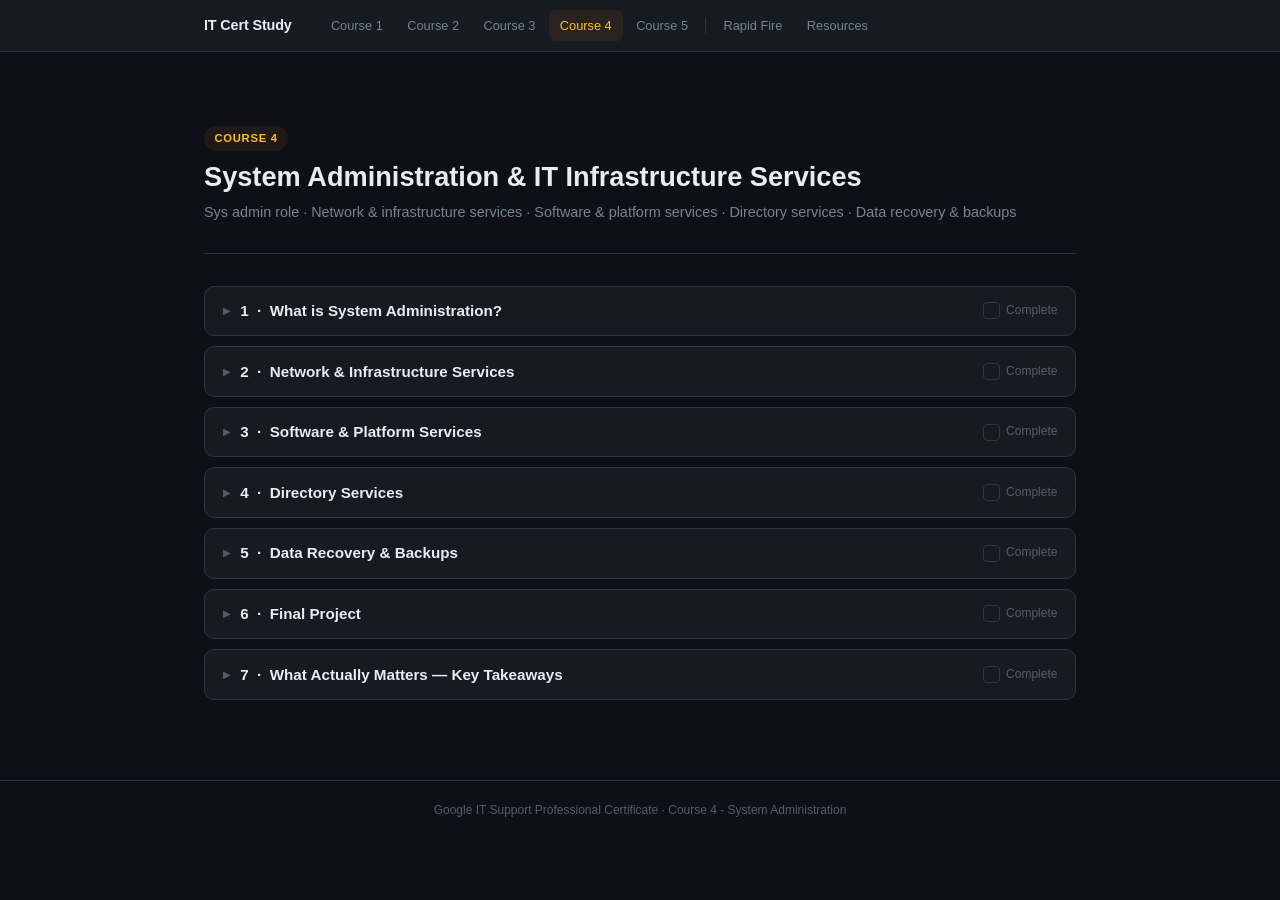
<file: courses/04-system-administration.html>
<!DOCTYPE html>
<html lang="en">
<head>
  <meta charset="UTF-8">
  <meta name="viewport" content="width=device-width, initial-scale=1.0">
  <title>Course 4 - System Administration</title>
  <link rel="stylesheet" href="../style.css">
  <link rel="manifest" href="../manifest.json">
  <meta name="theme-color" content="#0891b2">
  <link rel="apple-touch-icon" href="../icons/icon-192.png">
</head>
<body data-course="04">

<nav class="site-nav">
  <div class="nav-inner">
    <a href="../index.html" class="nav-logo">IT Cert Study</a>
    <ul class="nav-links">
      <li><a href="01-technical-support-fundamentals.html">Course 1</a></li>
      <li><a href="02-bits-and-bytes-networking.html">Course 2</a></li>
      <li><a href="03-operating-systems.html">Course 3</a></li>
      <li><a href="04-system-administration.html" class="active">Course 4</a></li>
      <li><a href="05-it-security.html">Course 5</a></li>
      <li class="nav-sep" aria-hidden="true"></li>
      <li><a href="../quiz.html">Rapid Fire</a></li>
      <li><a href="../resources.html">Resources</a></li>
    </ul>
    <button class="nav-burger" aria-label="Toggle menu" onclick="document.querySelector('.site-nav').classList.toggle('menu-open')">
      <span class="nav-burger-icon"></span>
    </button>
  </div>
  <div class="nav-mobile-menu">
    <ul class="nav-mobile-links">
      <li><a href="01-technical-support-fundamentals.html">Course 1 — Technical Support Fundamentals</a></li>
      <li><a href="02-bits-and-bytes-networking.html">Course 2 — Bits &amp; Bytes of Networking</a></li>
      <li><a href="03-operating-systems.html">Course 3 — Operating Systems</a></li>
      <li><a href="04-system-administration.html">Course 4 — System Administration</a></li>
      <li><a href="05-it-security.html">Course 5 — IT Security</a></li>
      <li class="nav-mobile-sep"></li>
      <li><a href="../quiz.html">Rapid Fire</a></li>
      <li><a href="../resources.html">Resources</a></li>
    </ul>
  </div>
</nav>
<script>
  document.addEventListener('click', function(e) {
    var nav = document.querySelector('.site-nav');
    if (!nav.contains(e.target)) nav.classList.remove('menu-open');
  });
</script>

<main class="page-wrap">

  <header class="course-header">
    <span class="course-badge">Course 4</span>
    <h1>System Administration &amp; IT Infrastructure Services</h1>
    <p class="subtitle">Sys admin role · Network &amp; infrastructure services · Software &amp; platform services · Directory services · Data recovery &amp; backups</p>
  </header>

  <div class="section-list">

    <!-- ─── MODULE 1 ──────────────────────────────────────────────────────── -->
    <div class="topic-section" id="s1">
      <div class="section-header" onclick="toggleSection(this)">
        <div class="section-title-row">
          <span class="chevron">▶</span>
          <h2>1 &nbsp;·&nbsp; What is System Administration?</h2>
        </div>
        <label class="complete-wrap" onclick="event.stopPropagation()">
          <input type="checkbox" class="complete-cb" data-section="c04-s1" onchange="saveProgress(this)">
          <span>Complete</span>
        </label>
      </div>
      <div class="section-body">
        <div class="section-inner">

          <div class="subsection">
            <p class="subsection-title">The Role of a Sys Admin</p>
            <ul class="concept-list">
              <li><strong>System administration</strong> is the field in IT responsible for maintaining reliable, multi-user computing environments — the hardware, networks, and services that a company depends on.</li>
              <li><strong>IT infrastructure</strong> encompasses hardware, networking, and services such as email, file storage, and web hosting. These typically run on <strong>servers</strong>.</li>
              <li>Machines that consume server resources are called <strong>clients</strong>. The sys admin manages the servers so clients can reliably reach them.</li>
              <li><strong>Common server form factors:</strong>
                <ul>
                  <li><strong>Tower servers</strong> — look like desktop PCs; standalone units</li>
                  <li><strong>Rack servers</strong> — slim units that slide into a rack; space-efficient for data centers</li>
                  <li><strong>Blade servers</strong> — ultra-thin modules that share a common chassis for power and networking</li>
                </ul>
              </li>
              <li><strong>KVM switch</strong> (Keyboard-Video-Mouse) — allows one keyboard, monitor, and mouse to control many servers. Critical when the network is down and remote access is unavailable.</li>
              <li><strong>Cloud computing</strong> — remote servers and data centers managed by a third party (e.g., AWS, Azure, GCP). The company rents compute resources instead of owning physical hardware.</li>
            </ul>
          </div>

          <div class="subsection">
            <p class="subsection-title">Sys Admin Responsibilities</p>
            <ul class="concept-list">
              <li><strong>Policy &amp; security</strong> — in small companies the sys admin often sets organizational policies and owns computer security decisions end-to-end.</li>
              <li><strong>Managing services</strong> — installing, configuring, updating, patching, and maintaining servers and the services running on them.</li>
              <li><strong>Hardware lifecycle</strong> — four-stage process every piece of hardware goes through:
                <ol>
                  <li><strong>Procurement</strong> — purchasing hardware, often in bulk from a vendor</li>
                  <li><strong>Deployment</strong> — setting up and configuring the hardware for use</li>
                  <li><strong>Maintenance</strong> — routine updates, patches, and repairs</li>
                  <li><strong>Retirement</strong> — decommissioning, wiping data, disposing or recycling</li>
                </ol>
              </li>
              <li><strong>Batch updates</strong> — rolling out security patches to many machines at once during scheduled maintenance windows.</li>
              <li><strong>Vendor lifecycle</strong> — understanding manufacturer support windows so you know when hardware or software reaches end-of-life and bulk replacements need to be planned.</li>
              <li><strong>Troubleshooting</strong> — reading logs is step 1; gathering information from the user (customer service) is step 2. The goal is to reproduce and isolate the problem before acting.</li>
            </ul>
          </div>

          <div class="subsection">
            <p class="subsection-title">Applying Changes Safely</p>
            <ul class="concept-list">
              <li><strong>Admin privilege mindset</strong> — admin rights give you enormous power. Key rules: respect privacy, think before you type, minimize time spent in elevated accounts, document everything.</li>
              <li><strong>Session logging</strong> — record exactly what you did:
                <ul>
                  <li>Linux: <code>script session.log</code> — captures the session in ANSI format; exit with <code>exit</code></li>
                  <li>Windows PowerShell: <code>Start-Transcript</code> / <code>Stop-Transcript</code> — plain-text output</li>
                </ul>
              </li>
              <li><strong>Rollback plan</strong> — before changing anything, know how to undo it. Document the rollback steps as part of the change record.</li>
              <li><strong>IT Change Management</strong> — a standardized process for planning, communicating, and implementing technical changes. A change record typically documents:
                <ul>
                  <li>Person / team responsible</li>
                  <li>Priority and urgency</li>
                  <li>Description and purpose of the change</li>
                  <li>Scope and systems affected</li>
                  <li>Date, time, and expected duration</li>
                  <li>Rollback / backout plan</li>
                  <li>Risk level and anticipated impact</li>
                  <li>Resources and training needed</li>
                </ul>
              </li>
              <li><strong>Production vs test environment</strong> — <strong>never test in production</strong>. Production is the live environment end users rely on. Use a test environment (usually a VM mirroring production settings) to validate changes before rolling them out.</li>
              <li><strong>Reproduction case</strong> — when troubleshooting, document: (1) the steps taken that led to the issue, (2) the unexpected result, (3) the expected result. Always reproduce on a test instance, not production.</li>
            </ul>
          </div>

          <div class="practice-section">
            <button class="practice-btn" onclick="togglePractice(this)">
              <span class="arr">▶</span> Practice Questions
            </button>
            <button class="quiz-me-btn" onclick="openQuiz('s1')">◈ Quiz Me</button>
            <div class="practice-body">
              <ol class="q-list">
                <li>What are the three most common server form factors?</li>
                <li>What is a KVM switch and why is it particularly useful for a sys admin?</li>
                <li>List the four stages of the hardware lifecycle in order.</li>
                <li>What is the difference between production and a test environment?</li>
                <li>Which Linux command records a terminal session to a log file?</li>
                <li>What is the Windows PowerShell equivalent of Linux's <code>script</code> command?</li>
                <li>Name four things that should be included in a change management record.</li>
                <li>What is a reproduction case and what three things does it document?</li>
              </ol>
              <button class="ans-btn" onclick="toggleAnswers(this)">
                <span class="arr">▶</span> Show answers
              </button>
              <div class="ans-body">
                <ol class="a-list">
                  <li>Tower servers, rack servers, and blade servers.</li>
                  <li>A KVM switch lets one keyboard, monitor, and mouse control multiple servers — critical when the network is down and remote access isn't available.</li>
                  <li>Procurement → Deployment → Maintenance → Retirement.</li>
                  <li>Production is the live environment end users depend on. A test environment mirrors production settings but is isolated, so changes can be validated safely before going live.</li>
                  <li><code>script session.log</code> — records the session in ANSI format until you type <code>exit</code>.</li>
                  <li><code>Start-Transcript</code> (and <code>Stop-Transcript</code> to end it). Output is plain text.</li>
                  <li>Any four of: responsible person/team, change priority, description and purpose, scope, affected systems, date/time/duration, rollback plan, risk level, anticipated impact, resources/training needed.</li>
                  <li>A reproduction case documents: (1) the steps taken to reach the issue, (2) the unexpected result observed, (3) the expected result. It must always be reproduced on a test instance.</li>
                </ol>
              </div>
            </div>
          </div>

        </div><!-- /section-inner -->
      </div>
    </div>

    <!-- ─── MODULE 2 ──────────────────────────────────────────────────────── -->
    <div class="topic-section" id="s2">
      <div class="section-header" onclick="toggleSection(this)">
        <div class="section-title-row">
          <span class="chevron">▶</span>
          <h2>2 &nbsp;·&nbsp; Network &amp; Infrastructure Services</h2>
        </div>
        <label class="complete-wrap" onclick="event.stopPropagation()">
          <input type="checkbox" class="complete-cb" data-section="c04-s2" onchange="saveProgress(this)">
          <span>Complete</span>
        </label>
      </div>
      <div class="section-body">
        <div class="section-inner">

          <div class="subsection">
            <p class="subsection-title">IT Infrastructure Overview</p>
            <ul class="concept-list">
              <li>IT infrastructure has four main pillars: <strong>physical</strong> (hardware), <strong>network</strong>, <strong>software</strong>, and <strong>directory</strong> services.</li>
              <li>Cloud delivery models — what the provider manages for you:
                <ul>
                  <li><strong>IaaS</strong> (Infrastructure as a Service) — raw compute, storage, networking (e.g., Amazon EC2, Linode, Azure VMs)</li>
                  <li><strong>NaaS</strong> (Network as a Service) — networking infrastructure delivered over the cloud</li>
                  <li><strong>SaaS</strong> (Software as a Service) — fully managed applications (e.g., Gmail, Dropbox)</li>
                  <li><strong>PaaS</strong> (Platform as a Service) — runtime environment for developers (e.g., Heroku, Google App Engine)</li>
                  <li><strong>DaaS</strong> (Directory as a Service) — cloud-hosted directory (e.g., Azure AD, JumpCloud)</li>
                </ul>
              </li>
            </ul>
          </div>

          <div class="subsection">
            <p class="subsection-title">Physical Infrastructure: Servers &amp; Remote Access</p>
            <ul class="concept-list">
              <li>Servers run their own specific operating systems (often Linux or Windows Server).</li>
              <li><strong>Dedicated hardware</strong> — one service per physical machine. Better performance, but costly and underutilizes resources.</li>
              <li><strong>Virtualized instances</strong> — multiple services share one physical machine via a hypervisor. Maximizes resource usage and allows live migration during hardware maintenance.</li>
              <li><strong>OpenSSH</strong> — the most popular remote access tool on Linux. Requires an SSH client on your machine and an SSH server on the target.
                <ul>
                  <li>Install: <code>sudo apt-get install openssh-client</code> / <code>openssh-server</code></li>
                  <li>Connect: <code>ssh user@ipaddress</code></li>
                </ul>
              </li>
            </ul>
          </div>

          <div class="subsection">
            <p class="subsection-title">Network Services</p>
            <table class="ref-table">
              <thead>
                <tr><th>Service</th><th>What it does</th><th>Notes</th></tr>
              </thead>
              <tbody>
                <tr><td><strong>FTP</strong></td><td>File Transfer Protocol — transfers files between machines</td><td>No encryption; primarily used to share web content</td></tr>
                <tr><td><strong>SFTP</strong></td><td>Secure FTP — FTP over SSH</td><td>Encrypted; use this instead of plain FTP</td></tr>
                <tr><td><strong>TFTP</strong></td><td>Trivial FTP — simplified file transfer</td><td>No encryption, no authentication; used for PXE boot</td></tr>
                <tr><td><strong>PXE boot</strong></td><td>Boot a machine from the network instead of local storage</td><td>Uses TFTP to deliver the OS image</td></tr>
                <tr><td><strong>NTP</strong></td><td>Network Time Protocol — synchronizes clocks across machines</td><td>Install NTP server, connect all machines to it</td></tr>
                <tr><td><strong>Intranet</strong></td><td>Private internal network within a company</td><td>Common in large enterprises</td></tr>
                <tr><td><strong>Proxy server</strong></td><td>Intermediary between clients and the internet</td><td>Provides privacy, content filtering, access control</td></tr>
                <tr><td><strong>DNS server</strong></td><td>Resolves domain names to IP addresses</td><td>Own DNS server lets you control name resolution internally</td></tr>
                <tr><td><strong>DHCP</strong></td><td>Assigns IP addresses automatically to machines on the network</td><td>Eliminates manual IP assignment</td></tr>
              </tbody>
            </table>
          </div>

          <div class="subsection">
            <p class="subsection-title">OS Imaging &amp; Mass Deployment</p>
            <ul class="concept-list">
              <li>When a company is growing fast, manually setting up each new computer one-by-one is too slow. The solution is <strong>disk imaging</strong> — create one perfectly configured machine (the <em>golden image</em>), capture a snapshot of its entire disk, then flash that snapshot onto any number of new machines in minutes.</li>
              <li>A <strong>golden image</strong> (also called a <em>base image</em> or <em>reference image</em>) contains:
                <ul>
                  <li>The operating system, fully installed and activated</li>
                  <li>Standard company software (Office, antivirus, VPN client, etc.)</li>
                  <li>Company-wide settings and security baselines</li>
                  <li>Any drivers needed for your hardware fleet</li>
                </ul>
              </li>
              <li>Once a machine is imaged, it is <strong>domain-joined</strong> and receives any remaining per-user settings via Group Policy (GPO) automatically at login.</li>
            </ul>

            <p class="subsection-title" style="margin-top:1.25rem">How PXE Boot Powers Mass Deployment</p>
            <ul class="concept-list">
              <li><strong>PXE (Preboot eXecution Environment)</strong> — a machine boots from the <em>network</em> instead of its local disk. It contacts a DHCP server which tells it where to find a TFTP server, then downloads a boot loader and OS image over the network. No USB drive or DVD needed.</li>
              <li>The full flow for flashing a new computer:
                <ol>
                  <li>Technician plugs the machine into the network and powers it on.</li>
                  <li>Machine sends a PXE broadcast — DHCP replies with the TFTP server address.</li>
                  <li>Machine downloads a lightweight boot loader via TFTP.</li>
                  <li>Boot loader pulls the golden image from the deployment server.</li>
                  <li>Image is written to the local disk. Machine reboots into a fully configured OS.</li>
                </ol>
              </li>
              <li><strong>TFTP</strong> (Trivial FTP) is used here because it is extremely simple and requires no authentication — ideal for bare-metal machines that have no OS or credentials yet.</li>
            </ul>

            <p class="subsection-title" style="margin-top:1.25rem">Deployment Tools</p>
            <table class="ref-table">
              <thead>
                <tr><th>Tool</th><th>Platform</th><th>What it does</th></tr>
              </thead>
              <tbody>
                <tr><td><strong>WDS</strong> (Windows Deployment Services)</td><td>Windows Server</td><td>Hosts and delivers Windows images over PXE; built into Windows Server</td></tr>
                <tr><td><strong>MDT</strong> (Microsoft Deployment Toolkit)</td><td>Windows</td><td>Extends WDS — automates driver injection, app installs, and domain join; uses answer files</td></tr>
                <tr><td><strong>Clonezilla</strong></td><td>Linux / cross-platform</td><td>Open-source disk cloning tool; can push one image to many machines simultaneously</td></tr>
                <tr><td><strong>Foreman / Cobbler</strong></td><td>Linux</td><td>Open-source provisioning servers that manage PXE, DHCP, DNS, and kickstart files in one place</td></tr>
              </tbody>
            </table>

            <p class="subsection-title" style="margin-top:1.25rem">Unattended Installs &amp; Answer Files</p>
            <ul class="concept-list">
              <li>An <strong>unattended install</strong> automates every prompt that would normally require a human to click through during OS setup — language, timezone, disk partitioning, product key, admin password, and more.</li>
              <li><strong>Windows</strong> — uses an XML answer file called <code>unattend.xml</code> (created with the Windows System Image Manager tool). MDT reads this file during deployment and answers every setup question automatically.</li>
              <li><strong>Linux</strong> — uses a <strong>kickstart file</strong> (Red Hat / CentOS) or a <strong>preseed file</strong> (Debian / Ubuntu). The file is referenced by the PXE boot loader and drives a fully automated install.</li>
              <li>Combined with PXE, an unattended install means a technician can rack a machine, plug in a network cable, and walk away — the machine configures itself end-to-end.</li>
            </ul>

            <div class="example-box">
              <strong>Scenario — rapidly growing startup:</strong> You just received 50 identical laptops for new hires starting Monday. Instead of spending a week manually setting up each one, you:
              <ol style="margin-top:.5rem">
                <li>Build a golden image on one laptop with Windows, company apps, and security settings.</li>
                <li>Upload the image to WDS/MDT running on your deployment server.</li>
                <li>PXE-boot all 50 laptops simultaneously — each pulls the image over the network.</li>
                <li>Unattend.xml handles all setup prompts automatically.</li>
                <li>Machines reboot, join the domain, and pull GPOs. Total hands-on time: ~30 minutes.</li>
              </ol>
            </div>
          </div>

          <div class="subsection">
            <p class="subsection-title">Managing System Services (Daemons)</p>
            <ul class="concept-list">
              <li>A <strong>daemon</strong> is a background process (service) that runs continuously. Daemons have one or more config files that control their behavior.</li>
              <li>Services are usually configured to start automatically at boot and on restart.</li>
              <li>Config files for installed services live in the <code>/etc</code> directory on Linux.</li>
            </ul>
            <table class="ref-table">
              <thead>
                <tr><th>Linux command</th><th>What it does</th></tr>
              </thead>
              <tbody>
                <tr><td><code>service ntp status</code></td><td>Check whether the NTP daemon is running</td></tr>
                <tr><td><code>sudo service ntp stop</code></td><td>Stop the NTP daemon</td></tr>
                <tr><td><code>sudo service ntp restart</code></td><td>Stop then start NTP (calls both stop and start)</td></tr>
                <tr><td><code>sudo date -s "YYYY-MM-DD HH:MM:SS"</code></td><td>Manually set the system date/time (to test NTP)</td></tr>
                <tr><td><code>sudo service --status-all</code></td><td>List all services: <code>[+]</code> active, <code>[-]</code> inactive, <code>[?]</code> unknown</td></tr>
                <tr><td><code>sudo apt install vsftpd</code></td><td>Install the vsftpd FTP server (starts automatically)</td></tr>
                <tr><td><code>lftp localhost</code></td><td>Connect to the local FTP server via the lftp client</td></tr>
              </tbody>
            </table>
            <div class="note">NTP daemon auto-corrects only if the clock is within 128 ms of the true time; it adjusts gradually at ~0.5 ms/step. Outside 128 ms it does nothing — you must manually set the time first.</div>

            <table class="ref-table" style="margin-top:1rem">
              <thead>
                <tr><th>Windows PowerShell command</th><th>What it does</th></tr>
              </thead>
              <tbody>
                <tr><td><code>Get-Service wauserv</code></td><td>Check if Windows Update service is running</td></tr>
                <tr><td><code>Get-Service wauserv | Format-List *</code></td><td>Show full details of the service</td></tr>
                <tr><td><code>Stop-Service wauserv</code></td><td>Stop a service (admin only)</td></tr>
                <tr><td><code>Start-Service wauserv</code></td><td>Start a service (admin only)</td></tr>
              </tbody>
            </table>
            <div class="note">Windows service configuration is stored in the registry. The Services Management Console (services.msc) provides a GUI alternative to PowerShell commands.</div>
          </div>

          <div class="subsection">
            <p class="subsection-title">Configuring Network Services with Dnsmasq</p>
            <ul class="concept-list">
              <li><strong>Dnsmasq</strong> is a lightweight package that provides DNS, DHCP, TFTP, and PXE services in a single program — ideal for small networks or lab environments.</li>
              <li>Install: <code>sudo apt install dnsmasq</code> — comes with sensible defaults and starts immediately.</li>
            </ul>
            <table class="ref-table">
              <thead>
                <tr><th>Command</th><th>What it does</th></tr>
              </thead>
              <tbody>
                <tr><td><code>dig www.example.com @localhost</code></td><td>Query the local DNS server to test resolution</td></tr>
                <tr><td><code>sudo service dnsmasq stop</code></td><td>Stop dnsmasq</td></tr>
                <tr><td><code>sudo dnsmasq -d -q</code></td><td>Run dnsmasq in debug mode, logging all queries</td></tr>
                <tr><td><code>sudo dnsmasq -d -q -H myhosts.txt</code></td><td>Run with a custom hosts file mapping names to IPs</td></tr>
                <tr><td><code>sudo dnsmasq -d -q -C dhcp.conf</code></td><td>Start dnsmasq with a DHCP config file</td></tr>
                <tr><td><code>ip address show &lt;interface&gt;</code></td><td>Show the IP address of a network interface</td></tr>
                <tr><td><code>sudo dhclient -i &lt;interface&gt; -v</code></td><td>Request a DHCP lease on the client side</td></tr>
              </tbody>
            </table>
            <ul class="concept-list" style="margin-top:0.75rem">
              <li>Dnsmasq caches DNS responses, speeding up repeat queries.</li>
              <li><strong>NXDomain</strong> — the DNS response when a domain does not exist.</li>
              <li>DHCP client and server typically run on separate machines. The client uses <code>dhclient</code> to request an IP lease; the server uses <code>dhcp.conf</code> to define address ranges and options.</li>
            </ul>
          </div>

          <div class="subsection">
            <p class="subsection-title">Troubleshooting Network Services</p>
            <ul class="concept-list">
              <li>Can't resolve a domain name? Work through this sequence:
                <ol>
                  <li><code>ping 8.8.8.8</code> — ping a known IP (like Google's DNS) to confirm basic connectivity</li>
                  <li><code>nslookup &lt;domain&gt;</code> — check DNS resolution; returns the name server and IP for the domain</li>
                  <li>Compare the returned IP against what you expect — a mismatch points to a DNS misconfiguration</li>
                </ol>
              </li>
              <li>If ping to an IP succeeds but DNS resolution fails, the problem is DNS-specific, not network-wide.</li>
            </ul>
          </div>

          <div class="practice-section">
            <button class="practice-btn" onclick="togglePractice(this)">
              <span class="arr">▶</span> Practice Questions
            </button>
            <button class="quiz-me-btn" onclick="openQuiz('s2')">◈ Quiz Me</button>
            <div class="practice-body">
              <ol class="q-list">
                <li>What does IaaS stand for and give two real-world examples?</li>
                <li>What is the key difference between FTP and SFTP?</li>
                <li>Why would you use TFTP instead of SFTP?</li>
                <li>What is a daemon?</li>
                <li>Where are service config files stored on Linux?</li>
                <li>Within what clock-offset range will the NTP daemon automatically correct the system time?</li>
                <li>What does Dnsmasq provide in a single package?</li>
                <li>What command tests DNS resolution against a local dnsmasq instance?</li>
                <li>You can ping Google's IP but can't reach google.com by name. What type of problem is this and what command helps diagnose it?</li>
                <li>What is the difference between a dedicated server and a virtualized instance?</li>
              </ol>
              <button class="ans-btn" onclick="toggleAnswers(this)">
                <span class="arr">▶</span> Show answers
              </button>
              <div class="ans-body">
                <ol class="a-list">
                  <li>Infrastructure as a Service — raw compute, storage, and networking managed by a provider. Examples: Amazon EC2, Azure Virtual Machines, Linode.</li>
                  <li>FTP transmits data in plain text (no encryption). SFTP tunnels FTP over SSH, encrypting the connection.</li>
                  <li>TFTP is used for PXE booting — its simplicity (no auth, no encryption) makes it lightweight enough to deliver OS boot images over the network before an OS is loaded.</li>
                  <li>A daemon is a background process that runs continuously, usually starting at boot. It has config files an admin uses to control its behavior.</li>
                  <li>The <code>/etc</code> directory.</li>
                  <li>Within 128 ms. If the offset is larger, NTP won't auto-correct — you must manually set the time first.</li>
                  <li>DNS, DHCP, TFTP, and PXE services.</li>
                  <li><code>dig www.example.com @localhost</code></li>
                  <li>It's a DNS problem, not a network problem. Use <code>nslookup google.com</code> to check what the DNS server returns.</li>
                  <li>A dedicated server runs one service on one physical machine (better performance, higher cost, underutilized resources). A virtualized instance runs multiple services on one machine via a hypervisor (efficient, flexible, supports live migration).</li>
                </ol>
              </div>
            </div>
          </div>

        </div><!-- /section-inner -->
      </div>
    </div>

    <!-- ─── MODULE 3 ──────────────────────────────────────────────────────── -->
    <div class="topic-section" id="s3">
      <div class="section-header" onclick="toggleSection(this)">
        <div class="section-title-row">
          <span class="chevron">▶</span>
          <h2>3 &nbsp;·&nbsp; Software &amp; Platform Services</h2>
        </div>
        <label class="complete-wrap" onclick="event.stopPropagation()">
          <input type="checkbox" class="complete-cb" data-section="c04-s3" onchange="saveProgress(this)">
          <span>Complete</span>
        </label>
      </div>
      <div class="section-body">
        <div class="section-inner">

          <div class="subsection">
            <p class="subsection-title">Communication Services</p>
            <ul class="concept-list">
              <li><strong>IRC</strong> (Internet Relay Chat) — free, open-source chat protocol. A self-hosted alternative to Slack or Teams for internal team communication.</li>
              <li><strong>XMPP</strong> (Extensible Messaging and Presence Protocol) — popular open standard for instant messaging. Used under the hood by many chat systems.</li>
              <li>For email you can either run your own mail server or pay an email service provider (Google Workspace, Microsoft 365). Self-hosting gives full control; a provider reduces operational burden.</li>
              <li>DNS records for email:
                <ul>
                  <li><strong>A record</strong> — maps a hostname to an IP address</li>
                  <li><strong>MX record</strong> — Mail Exchange; tells the internet which server accepts email for a domain</li>
                </ul>
              </li>
            </ul>
            <table class="ref-table">
              <thead><tr><th>Protocol</th><th>Direction</th><th>Key behaviour</th></tr></thead>
              <tbody>
                <tr><td><strong>SMTP</strong></td><td>Sending only</td><td>The only protocol for sending email — client → server and server → server</td></tr>
                <tr><td><strong>POP3</strong></td><td>Receiving</td><td>Downloads email to local device and <em>removes it from the server</em> — private/offline model</td></tr>
                <tr><td><strong>IMAP</strong></td><td>Receiving</td><td>Downloads to device but <em>keeps a copy on the server</em> — synced across multiple devices</td></tr>
              </tbody>
            </table>
            <ul class="concept-list" style="margin-top:0.75rem">
              <li><strong>Spam mitigation</strong> — three DNS-based mechanisms that verify the sender is who they claim to be:
                <ul>
                  <li><strong>SPF</strong> (Sender Policy Framework) — lists which IP addresses are authorized to send email for your domain</li>
                  <li><strong>DKIM</strong> (DomainKeys Identified Mail) — cryptographically signs outgoing messages so receivers can verify they weren't tampered with</li>
                  <li><strong>DMARC</strong> (Domain-Based Message Authentication, Reporting &amp; Conformance) — ties SPF and DKIM together and tells receivers what to do with mail that fails (quarantine, reject, or do nothing)</li>
                </ul>
              </li>
              <li><strong>User Productivity Services</strong> — business licensing for productivity suites (Office 365, Google Workspace) is separate from personal licensing. Enterprise versions include admin controls, compliance tooling, and user management.</li>
            </ul>
          </div>

          <div class="subsection">
            <p class="subsection-title">Security Services — HTTPS &amp; TLS</p>
            <ul class="concept-list">
              <li>Any service you run must <strong>guarantee</strong> to users that their information is handled securely — especially anything accepting credentials or personal data.</li>
              <li><strong>HTTPS</strong> — secure version of HTTP. Encrypts all communication between the browser and the web server so data cannot be read or tampered with in transit.</li>
              <li><strong>TLS</strong> (Transport Layer Security) — the cryptographic protocol that powers HTTPS. It is the current standard for securing network communication.</li>
              <li><strong>SSL</strong> (Secure Sockets Layer) — the predecessor to TLS. SSL v3.0 was effectively renamed TLS v1.0. SSL is deprecated and should never be used for new systems.</li>
              <li>To enable HTTPS you need a <strong>TLS certificate</strong> issued by a trusted <strong>Certificate Authority (CA)</strong>. The CA vouches that the certificate belongs to the domain it claims to represent. <strong>Let's Encrypt</strong> is a free, automated CA widely used for this purpose.</li>
            </ul>
          </div>

          <div class="subsection">
            <p class="subsection-title">File Services</p>
            <ul class="concept-list">
              <li>Choosing the right file system or sharing protocol depends on who needs to access the files and from what OS.</li>
            </ul>
            <table class="ref-table">
              <thead><tr><th>Technology</th><th>What it is</th><th>Best for</th></tr></thead>
              <tbody>
                <tr><td><strong>FAT32</strong></td><td>Old filesystem format</td><td>Cross-platform USB drives; limited by 4 GB max file size and 8 TB volume size</td></tr>
                <tr><td><strong>NFS</strong> (Network File System)</td><td>Protocol for sharing files over a network</td><td>Linux/Unix environments; fast and native on Linux, slow on Windows</td></tr>
                <tr><td><strong>Samba / SMB</strong></td><td>Open-source implementation of the SMB protocol</td><td>Windows-heavy or mixed environments; integrates with Active Directory</td></tr>
                <tr><td><strong>NAS</strong> (Network Attached Storage)</td><td>Dedicated storage device with a stripped-down OS</td><td>Simple, high-capacity shared file storage for a team or office</td></tr>
              </tbody>
            </table>
            <ul class="concept-list" style="margin-top:0.75rem">
              <li>On Linux, NFS clients mount a remote share using the host path: e.g., <code>mount host:/nfs /mnt/shared</code>.</li>
              <li><strong>Mobile device file sync</strong> — always sync mobile data to a cloud server or local IT infrastructure. If the device is lost, data is not lost with it.</li>
            </ul>
          </div>

          <div class="subsection">
            <p class="subsection-title">Print Services</p>
            <ul class="concept-list">
              <li>Large organizations need a <strong>print server</strong> to manage a fleet of printers centrally — handling queues, drivers, and permissions from one place.</li>
              <li><strong>CUPS</strong> (Common Unix Printing System) — the built-in Linux print server. Most modern OSes ship with a print server included.</li>
              <li>When provisioning new computers, have printer drivers and default settings (orientation, quality, tray, duplex) pre-staged so users can print immediately.</li>
              <li>Cloud print management services let both users and admins manage printers through a web interface — useful for distributed offices.</li>
            </ul>
            <table class="ref-table">
              <thead><tr><th>Language</th><th>Creator</th><th>Device-dependent?</th><th>Notes</th></tr></thead>
              <tbody>
                <tr><td><strong>PCL</strong> (Printer Control Language)</td><td>HP</td><td>Yes</td><td>Optimized for speed on HP hardware; output may differ across printers</td></tr>
                <tr><td><strong>PostScript (PS)</strong></td><td>Adobe</td><td>No</td><td>Device-independent; output is identical on any PS-compatible printer — preferred for graphics/publishing</td></tr>
              </tbody>
            </table>
          </div>

          <div class="subsection">
            <p class="subsection-title">Platform Services — Web Servers &amp; Databases</p>
            <ul class="concept-list">
              <li><strong>Platform services</strong> give developers an environment to build and deploy software without managing the underlying hardware or OS — this is the PaaS model.</li>
              <li>A <strong>web server</strong> is a program (or the machine running it) that listens for HTTP requests and responds with the requested files or data.</li>
            </ul>
            <table class="ref-table">
              <thead><tr><th>Web Server</th><th>Model</th><th>Notes</th></tr></thead>
              <tbody>
                <tr><td><strong>Apache HTTP Server</strong></td><td>Process/thread per request (event-driven config available)</td><td>Most widely deployed; runs on localhost by default; extensive module ecosystem</td></tr>
                <tr><td><strong>NGINX</strong></td><td>Asynchronous, non-blocking</td><td>Handles high concurrency efficiently; also used as a reverse proxy and load balancer</td></tr>
                <tr><td><strong>Microsoft IIS</strong></td><td>Windows-native</td><td>Tight Windows integration; preferred in Microsoft-stack environments</td></tr>
              </tbody>
            </table>
            <ul class="concept-list" style="margin-top:0.75rem">
              <li><strong>Load balancer</strong> — sits in front of multiple servers and distributes incoming traffic evenly. Can be hardware or software. Prevents any single server from being overwhelmed and enables horizontal scaling.</li>
              <li><strong>Databases</strong> — store, retrieve, and manage structured data. The two most popular open-source relational databases are <strong>MySQL</strong> and <strong>PostgreSQL</strong>.</li>
            </ul>
          </div>

          <div class="subsection">
            <p class="subsection-title">Troubleshooting Platform Services — HTTP Status Codes</p>
            <ul class="concept-list">
              <li>When something goes wrong with a web service, HTTP status codes are your first diagnostic signal — they tell you immediately whether the problem is on the client side or the server side.</li>
            </ul>
            <table class="ref-table">
              <thead><tr><th>Range</th><th>Category</th><th>Common examples</th></tr></thead>
              <tbody>
                <tr><td><strong>1xx</strong></td><td>Informational</td><td>100 Continue — server received the request headers, client should proceed</td></tr>
                <tr><td><strong>2xx</strong></td><td>Success</td><td>200 OK — request succeeded and response contains the result</td></tr>
                <tr><td><strong>3xx</strong></td><td>Redirection</td><td>301 Moved Permanently, 302 Found (temporary redirect)</td></tr>
                <tr><td><strong>4xx</strong></td><td>Client error</td><td>400 Bad Request, 401 Unauthorized, 403 Forbidden, 404 Not Found</td></tr>
                <tr><td><strong>5xx</strong></td><td>Server error</td><td>500 Internal Server Error, 502 Bad Gateway, 503 Service Unavailable</td></tr>
              </tbody>
            </table>
            <div class="note">4xx = the client sent a bad request. 5xx = the server failed to fulfill a valid request. Start your investigation on whichever side the code points to.</div>
          </div>

          <div class="subsection">
            <p class="subsection-title">Managing Cloud Services</p>
            <ul class="concept-list">
              <li><strong>SaaS</strong> — the software is fully pre-configured; you choose from a small set of admin options. You don't manage the underlying infrastructure at all.</li>
              <li><strong>IaaS</strong> — you configure and manage your services on rented hardware. Start small; scale as you understand your actual usage patterns.</li>
              <li><strong>Cloud deployment models:</strong>
                <ul>
                  <li><strong>Public</strong> — infrastructure owned and operated by a provider, shared across many customers (AWS, GCP, Azure)</li>
                  <li><strong>Private</strong> — cloud infrastructure run entirely by your own company; more control, higher cost</li>
                  <li><strong>Hybrid</strong> — a mix of public and private; sensitive workloads stay on-premises, burst capacity moves to public cloud</li>
                </ul>
              </li>
              <li><strong>Regions</strong> — cloud providers organize their data centers into geographic regions. Choose regions close to your users to minimize latency; use multiple regions for redundancy.</li>
              <li><strong>Load balancer</strong> — in a cloud context, ensures each VM instance receives a balanced share of queries as traffic scales up.</li>
              <li><strong>Autoscaling</strong> — automatically increases or reduces VM capacity in response to actual demand. Ideal for workloads with variable traffic (seasonal spikes, marketing events).</li>
              <li>Cloud infrastructure avoids large upfront capital investment — you pay for what you use. This makes it especially cost-effective when demand varies significantly throughout the year.</li>
            </ul>
          </div>

          <div class="practice-section">
            <button class="practice-btn" onclick="togglePractice(this)">
              <span class="arr">▶</span> Practice Questions
            </button>
            <button class="quiz-me-btn" onclick="openQuiz('s3')">◈ Quiz Me</button>
            <div class="practice-body">
              <ol class="q-list">
                <li>What is the only email protocol used for <em>sending</em> email?</li>
                <li>What is the key difference between POP3 and IMAP?</li>
                <li>Name the three DNS-based spam mitigation mechanisms and describe what each one does.</li>
                <li>What is the difference between SSL and TLS?</li>
                <li>What do you need to enable HTTPS on a web server?</li>
                <li>When would you choose Samba over NFS for file sharing?</li>
                <li>What is a NAS device?</li>
                <li>What is the difference between PCL and PostScript?</li>
                <li>What does CUPS stand for and what OS is it used on?</li>
                <li>A user reports they're getting a 403 when visiting your internal web app. Is this a client-side or server-side error? What does it mean?</li>
                <li>What is the difference between a Public, Private, and Hybrid cloud?</li>
                <li>What does autoscaling do and when is it most useful?</li>
                <li>Which web server is best suited for high-concurrency async workloads?</li>
              </ol>
              <button class="ans-btn" onclick="toggleAnswers(this)">
                <span class="arr">▶</span> Show answers
              </button>
              <div class="ans-body">
                <ol class="a-list">
                  <li>SMTP (Simple Mail Transfer Protocol).</li>
                  <li>POP3 downloads email to your local device and removes it from the server — it's a private, offline model. IMAP downloads email but keeps a copy on the server, so your inbox stays in sync across multiple devices.</li>
                  <li>SPF — lists which IP addresses are allowed to send email for a domain. DKIM — cryptographically signs outgoing messages so receivers can verify they weren't modified. DMARC — ties SPF and DKIM together and tells receivers what to do with mail that fails verification (quarantine, reject, or allow).</li>
                  <li>SSL (Secure Sockets Layer) is the deprecated predecessor. TLS (Transport Layer Security) is the current standard. SSL v3.0 was effectively renamed TLS v1.0. Never use SSL for new systems.</li>
                  <li>A TLS certificate issued by a trusted Certificate Authority (CA). The CA vouches that the certificate legitimately belongs to your domain.</li>
                  <li>When the environment is Windows-heavy or mixed Windows/Linux. Samba (SMB) integrates natively with Windows and Active Directory. NFS is fast on Linux but slow on Windows.</li>
                  <li>A Network Attached Storage device is a dedicated storage appliance running a stripped-down OS designed solely for file delivery — essentially a plug-and-play shared file server.</li>
                  <li>PCL (HP) is device-dependent — output can vary across different printers. PostScript (Adobe) is device-independent — output looks identical on any PS-compatible printer, making it preferred for graphics and publishing work.</li>
                  <li>Common Unix Printing System — the built-in print server on Linux.</li>
                  <li>Client-side error (4xx range). 403 Forbidden means the server understood the request but is refusing to fulfill it — typically a permissions problem. Check whether the user's account has access to that resource.</li>
                  <li>Public — infrastructure shared across customers and operated by a provider. Private — infrastructure owned and operated entirely by your own company. Hybrid — a mix of both, where sensitive workloads stay on-premises and burst capacity or less-sensitive services use the public cloud.</li>
                  <li>Autoscaling automatically adds or removes compute instances in response to actual demand. It's most useful for workloads with variable traffic — seasonal spikes, flash sales, or marketing campaigns — so you only pay for capacity when you need it.</li>
                  <li>NGINX — its asynchronous, non-blocking architecture handles large numbers of concurrent connections efficiently.</li>
                </ol>
              </div>
            </div>
          </div>

        </div><!-- /section-inner -->
      </div>
    </div>

    <!-- ─── MODULE 4 ──────────────────────────────────────────────────────── -->
    <div class="topic-section" id="s4">
      <div class="section-header" onclick="toggleSection(this)">
        <div class="section-title-row">
          <span class="chevron">▶</span>
          <h2>4 &nbsp;·&nbsp; Directory Services</h2>
        </div>
        <label class="complete-wrap" onclick="event.stopPropagation()">
          <input type="checkbox" class="complete-cb" data-section="c04-s4" onchange="saveProgress(this)">
          <span>Complete</span>
        </label>
      </div>
      <div class="section-body">
        <div class="section-inner">

          <div class="subsection">
            <p class="subsection-title">Introduction to Directory Services</p>
            <ul class="concept-list">
              <li>A <strong>directory server</strong> is a lookup service that maps network resources (users, groups, devices, phone numbers) to their network addresses — like a phone book for your IT infrastructure.</li>
              <li><strong>Replication</strong> — directory data is copied across multiple physically distributed servers but still appears as one unified system for queries. Benefits:
                <ul>
                  <li>No single point of failure — if one replica goes down, others serve requests</li>
                  <li>Reduced latency — clients query the geographically nearest replica</li>
                </ul>
              </li>
              <li>Data is organized <strong>hierarchically</strong> like a filesystem: company domain → department OUs → individual objects. Organizational Units (OUs) can contain objects or other OUs.</li>
              <li>The sysadmin owns setup, configuration, and ongoing maintenance of the directory.</li>
              <li>Standard directory protocols come from the <strong>X.500</strong> family: DAP, DSP, DISP, DOP. These are complex and heavyweight.</li>
              <li><strong>LDAP</strong> (Lightweight Directory Access Protocol) is the simplified, practical alternative used everywhere today. It gives clients network access to directory data.</li>
              <li>Two dominant implementations: <strong>Microsoft Active Directory</strong> and <strong>OpenLDAP</strong> (open-source).</li>
            </ul>
          </div>

          <div class="subsection">
            <p class="subsection-title">Centralized Management &amp; AAA</p>
            <ul class="concept-list">
              <li><strong>Centralized management</strong> — a single service that issues instructions and enforces policy across the entire IT infrastructure. Without it, each machine is an island with its own local accounts.</li>
              <li>Directory services provide centralized <strong>AAA</strong>:
                <ul>
                  <li><strong>Authentication</strong> — prove who you are</li>
                  <li><strong>Authorization</strong> — determine what you're allowed to do</li>
                  <li><strong>Accounting</strong> — log what you actually did</li>
                </ul>
              </li>
              <li><strong>RBAC</strong> (Role-Based Access Control) — permissions are assigned to roles, not individuals. A user's access is determined by their role in the org.</li>
              <li>When someone changes roles, leaves, or joins — update their group membership. No need to touch individual machine accounts.</li>
              <li>Centralized policy can be as simple as <strong>logon scripts</strong> that map drives or printers when a user signs in.</li>
            </ul>
          </div>

          <div class="subsection">
            <p class="subsection-title">LDAP — Protocol &amp; Notation</p>
            <ul class="concept-list">
              <li>LDAP is the wire protocol used to read and write data in a directory service. Both Active Directory and OpenLDAP speak LDAP.</li>
              <li>Every directory entry has a <strong>distinguished name (DN)</strong> — a unique, comma-separated path that identifies its location in the hierarchy:</li>
            </ul>
            <table class="ref-table">
              <thead><tr><th>Abbreviation</th><th>Meaning</th><th>Example</th></tr></thead>
              <tbody>
                <tr><td><code>dn</code></td><td>Distinguished Name — full path</td><td><code>dn: uid=jane,ou=sales,dc=example,dc=com</code></td></tr>
                <tr><td><code>cn</code></td><td>Common Name — object's name</td><td><code>cn=Jane Smith</code></td></tr>
                <tr><td><code>ou</code></td><td>Organizational Unit</td><td><code>ou=engineering</code></td></tr>
                <tr><td><code>dc</code></td><td>Domain Component</td><td><code>dc=example,dc=com</code></td></tr>
              </tbody>
            </table>
            <ul class="concept-list" style="margin-top:0.75rem">
              <li>Common LDAP operations: add entry, modify entry, delete entry, search.</li>
              <li>The <strong>Bind</strong> operation authenticates a client to the directory server before it can perform operations. Three authentication modes:
                <ul>
                  <li><strong>Anonymous</strong> — no credentials; read-only public data</li>
                  <li><strong>Simple</strong> — username and password in plain text (use only over TLS)</li>
                  <li><strong>SASL</strong> (Simple Authentication and Security Layer) — pluggable auth; typically uses TLS and supports Kerberos</li>
                </ul>
              </li>
              <li><strong>Kerberos</strong> — a network authentication protocol used to prove identity without sending passwords over the wire. Widely used with Active Directory.</li>
            </ul>
          </div>

          <div class="subsection">
            <p class="subsection-title">Active Directory (AD)</p>
            <ul class="concept-list">
              <li><strong>Active Directory</strong> is Microsoft's native directory service for Windows environments. It speaks LDAP, so it can interact with non-Windows hosts as well.</li>
              <li><strong>ADAC</strong> (Active Directory Administrative Center) is the primary GUI for managing AD objects.</li>
              <li>Key structural concepts:
                <ul>
                  <li><strong>Domain</strong> — the basic administrative boundary; a collection of computers, users, and resources</li>
                  <li><strong>Forest</strong> — one or more domains that share a schema and trust each other</li>
                  <li><strong>Organizational Unit (OU)</strong> — a folder-like container inside a domain; used to organize objects and delegate admin control</li>
                  <li><strong>Domain Controller (DC)</strong> — the server running AD; it authenticates logins and enforces policy</li>
                  <li><strong>FSMO</strong> (Flexible Single Master Operation) — certain AD tasks require one authoritative DC to avoid conflicts (PDC Emulator, RID Master, etc.)</li>
                  <li><strong>SAM</strong> (Security Account Manager) — stores usernames and hashed passwords</li>
                </ul>
              </li>
            </ul>
            <table class="ref-table">
              <thead><tr><th>Built-in Group</th><th>Scope</th><th>Notes</th></tr></thead>
              <tbody>
                <tr><td>Domain Admins</td><td>Domain</td><td>Full control of the domain — not for daily use</td></tr>
                <tr><td>Enterprise Admins</td><td>Forest</td><td>Full control across all domains in the forest</td></tr>
                <tr><td>Domain Users</td><td>Domain</td><td>All standard user accounts</td></tr>
                <tr><td>Domain Computers</td><td>Domain</td><td>All computers joined to the domain</td></tr>
                <tr><td>Domain Controllers</td><td>Domain</td><td>All DCs in the domain</td></tr>
              </tbody>
            </table>
            <div class="note">Never use Domain Admin or Enterprise Admin accounts for day-to-day work — use a standard account and elevate only when necessary.</div>
            <ul class="concept-list" style="margin-top:0.75rem">
              <li>AD has three group scopes — choose based on what you're grouping and where it's used:
                <ul>
                  <li><strong>Domain Local</strong> — assign permissions to a specific resource (e.g., a shared folder)</li>
                  <li><strong>Global</strong> — group accounts by role within a domain (e.g., "RnD" global group contains "Researchers" sub-group)</li>
                  <li><strong>Universal</strong> — group global roles across an entire forest</li>
                </ul>
              </li>
              <li><strong>Security groups</strong> can contain user accounts, computer accounts, or other security groups — used to grant access to resources.</li>
              <li><strong>Distribution groups</strong> are email-only — they cannot be used to assign permissions.</li>
              <li>Admins should never know a user's password. Only reset when you've absolutely verified the request is legitimate. One person, one authenticator.</li>
              <li>Tip: ADAC shells out to PowerShell. Watch the command history pane to see the exact commands it runs — then script those for bulk operations.</li>
            </ul>
            <table class="ref-table" style="margin-top:1rem">
              <thead><tr><th>PowerShell command</th><th>What it does</th></tr></thead>
              <tbody>
                <tr><td><code>Add-Computer -DomainName 'example.com' -Server 'dc1'</code></td><td>Join a computer to the domain via command line</td></tr>
                <tr><td><code>Get-AdForest</code></td><td>View forest info including functional level</td></tr>
                <tr><td><code>Get-AdDomain</code></td><td>View domain info including functional level (year/version)</td></tr>
              </tbody>
            </table>
          </div>

          <div class="subsection">
            <p class="subsection-title">Group Policy Objects (GPOs)</p>
            <ul class="concept-list">
              <li>A <strong>GPO</strong> is a set of policies and preferences that can be applied to a group of AD objects (users, computers, or both).</li>
              <li>GPOs must be <strong>linked</strong> to a domain, site, or OU to take effect — creating a GPO alone does nothing.</li>
              <li>Each GPO has two sections:
                <ul>
                  <li><strong>Computer Configuration</strong> — applied when the machine boots</li>
                  <li><strong>User Configuration</strong> — applied when the user logs on</li>
                </ul>
              </li>
              <li><strong>Policies</strong> — settings that are re-enforced every few minutes; users cannot override them.</li>
              <li><strong>Preferences</strong> — settings that act as templates; users can change them after the fact.</li>
              <li>GPO data is stored in the <strong>SYSVOL</strong> folder, which is replicated to all DCs.</li>
              <li>The <strong>Windows Registry</strong> is the hierarchical database where GPO policy settings ultimately land on the client machine.</li>
            </ul>
            <div class="note">Before editing any GPO, back it up first. If something breaks, restoring from a backup is much faster than manually reversing settings. Always test changes in a non-production OU first.</div>

            <p class="subsection-title" style="margin-top:1.25rem">GPO Processing Order (LSDOU)</p>
            <ul class="concept-list">
              <li>GPOs are applied in this order — later wins when there are conflicts:</li>
            </ul>
            <ol class="concept-list">
              <li><strong>L</strong>ocal GPO — settings stored directly on the machine</li>
              <li><strong>S</strong>ite-linked GPOs</li>
              <li><strong>D</strong>omain-linked GPOs</li>
              <li><strong>O</strong>U-linked GPOs — most specific container is applied last (and wins)</li>
            </ol>
            <ul class="concept-list" style="margin-top:0.5rem">
              <li>Within an OU, each GPO has a <strong>link order</strong>. Higher link-order number = applied first = lowest precedence. The GPO applied last wins.</li>
              <li>An upstream GPO can be set to <strong>Enforced</strong> to prevent child OUs from overriding it.</li>
              <li>An OU can be set to <strong>Block Inheritance</strong> to ignore GPOs from parent containers (unless a parent GPO is Enforced).</li>
            </ul>

            <p class="subsection-title" style="margin-top:1.25rem">GPO Tooling &amp; Troubleshooting</p>
            <table class="ref-table">
              <thead><tr><th>Tool / Command</th><th>What it does</th></tr></thead>
              <tbody>
                <tr><td><code>gpupdate /force /sync</code></td><td>Force-apply all GPOs immediately on the client</td></tr>
                <tr><td><code>gpresult /R</code></td><td>Summary of which GPOs applied or were denied</td></tr>
                <tr><td><code>gpresult /z</code></td><td>Verbose RSOP output</td></tr>
                <tr><td><code>gpresult /s &lt;host&gt; /u &lt;user&gt;</code></td><td>Remote RSOP for a specific machine and user</td></tr>
                <tr><td><code>gpedit</code></td><td>Local Group Policy editor</td></tr>
                <tr><td>GPMC</td><td>Group Policy Management Console — full forest-wide GPO view</td></tr>
                <tr><td>RSOP report</td><td>Resultant Set of Policy — the combined effect of all applied GPOs</td></tr>
                <tr><td>Group Policy Modeling</td><td>Predicts which policies will apply before you make changes</td></tr>
                <tr><td><code>w32tm /resync</code></td><td>Force time resync (fix Kerberos auth failures caused by clock skew)</td></tr>
                <tr><td><code>Resolve-DNSName -Type SRV -Name _ldap._tcp.dc._msdcs.DOMAIN.NAME</code></td><td>Verify DC SRV records in DNS (key AD health check)</td></tr>
              </tbody>
            </table>
            <div class="note">Kerberos authentication fails if the client clock differs from the DC by more than 5 minutes. If users suddenly can't log in after a power event, check the time first with <code>w32tm /resync</code>.</div>

            <p class="subsection-title" style="margin-top:1.25rem">GPO Troubleshooting Checklist</p>
            <ol class="concept-list">
              <li>Check the GPO scope — is it linked to the right OU/domain?</li>
              <li>Check security filtering — does the target user/computer have Read and Apply permission?</li>
              <li>Verify Read and Apply permissions on the GPO</li>
              <li>Check Group Policy delegation settings</li>
              <li>Is the relevant config section (Computer or User) enabled?</li>
              <li>Confirm the LSDOU processing order — is a higher-priority GPO overriding?</li>
              <li>Ensure the GPO link is enabled (not just created)</li>
              <li>Is an upstream GPO set to Enforced, blocking your override?</li>
              <li>Is the affected OU set to Block Inheritance?</li>
              <li>Is Loopback processing enabled? (changes how User Config applies to shared machines)</li>
              <li>Check WMI filters — an unexpected filter may exclude the target</li>
              <li>Verify your expectations match the GPO setting's actual behavior</li>
            </ol>
            <div class="note"><strong>MDM</strong> (Mobile Device Management) is the equivalent of GPOs for mobile devices and cloud-enrolled devices. It can enforce policies and trigger a remote wipe if a device is lost or stolen.</div>
          </div>

          <div class="subsection">
            <p class="subsection-title">OpenLDAP</p>
            <ul class="concept-list">
              <li>OpenLDAP is the most popular open-source LDAP implementation. It works on any OS and operates similarly to Active Directory's LDAP layer.</li>
              <li>Two management interfaces:
                <ul>
                  <li><strong>phpLDAPadmin</strong> — web-based GUI; easiest for browsing and editing entries</li>
                  <li><strong>CLI tools</strong> — scriptable; required for automation</li>
                </ul>
              </li>
            </ul>
            <table class="ref-table">
              <thead><tr><th>Command</th><th>What it does</th></tr></thead>
              <tbody>
                <tr><td><code>sudo apt-get install slapd ldap-utils</code></td><td>Install the OpenLDAP server (<code>slapd</code>) and CLI utilities</td></tr>
                <tr><td><code>sudo dpkg-reconfigure slapd</code></td><td>Run the interactive setup wizard (domain, admin password, etc.)</td></tr>
                <tr><td><code>ldapadd</code></td><td>Add an entry from an LDIF file</td></tr>
                <tr><td><code>ldapmodify</code></td><td>Modify an existing entry using an LDIF file</td></tr>
                <tr><td><code>ldapdelete</code></td><td>Delete an entry by DN</td></tr>
                <tr><td><code>ldapsearch</code></td><td>Search the directory and return matching entries</td></tr>
              </tbody>
            </table>
            <ul class="concept-list" style="margin-top:0.75rem">
              <li><strong>LDIF</strong> (LDAP Data Interchange Format) — plain-text files that describe directory entries or changes. The workflow is: write an LDIF file → run the appropriate <code>ldap*</code> command. That's it.</li>
            </ul>
            <div class="example-box">
              <strong>Sample LDIF — adding a user entry:</strong>
              <pre style="margin:0.5rem 0 0;font-size:0.82rem;line-height:1.5">dn: uid=jane,ou=people,dc=example,dc=com
objectClass: inetOrgPerson
cn: Jane Smith
sn: Smith
uid: jane
mail: jane@example.com</pre>
            </div>
          </div>

          <div class="practice-section">
            <button class="practice-btn" onclick="togglePractice(this)">
              <span class="arr">▶</span> Practice Questions
            </button>
            <button class="quiz-me-btn" onclick="openQuiz('s4')">◈ Quiz Me</button>
            <div class="practice-body">
              <ol class="q-list">
                <li>What is a directory server and what does it map?</li>
                <li>What two benefits does directory replication provide?</li>
                <li>What does AAA stand for in the context of centralized management?</li>
                <li>What does the LDAP Bind operation do?</li>
                <li>Name the three LDAP authentication modes and describe each briefly.</li>
                <li>What is the difference between a Security Group and a Distribution Group in Active Directory?</li>
                <li>What are the three AD group scopes and when would you use each?</li>
                <li>What is LSDOU and why does it matter?</li>
                <li>A GPO exists and is linked but isn't applying to a user. Name three things you'd check first.</li>
                <li>What clock-skew limit causes Kerberos authentication to fail, and what command fixes it?</li>
                <li>What is an LDIF file and how is it used with OpenLDAP?</li>
                <li>What is the difference between a GPO Policy setting and a GPO Preference setting?</li>
              </ol>
              <button class="ans-btn" onclick="toggleAnswers(this)">
                <span class="arr">▶</span> Show answers
              </button>
              <div class="ans-body">
                <ol class="a-list">
                  <li>A directory server is a lookup service that maps network resources (users, groups, devices) to their network addresses — like a searchable phone book for IT infrastructure.</li>
                  <li>Replication eliminates single points of failure (if one server goes down, replicas keep serving) and reduces latency (clients query the nearest replica).</li>
                  <li>Authentication (prove identity), Authorization (determine what's allowed), Accounting (log what was done).</li>
                  <li>The Bind operation authenticates the client to the directory server, establishing the identity the client will act under for subsequent operations.</li>
                  <li>Anonymous — no credentials, read-only public access; Simple — username and password (plaintext, use only over TLS); SASL — pluggable auth layer supporting Kerberos and TLS for secure authentication.</li>
                  <li>Security Groups can be granted permissions to resources. Distribution Groups are email-only — they cannot be used to assign access rights.</li>
                  <li>Domain Local — assign permissions to a specific resource; Global — group accounts into a role within a domain; Universal — group global roles across an entire forest.</li>
                  <li>LSDOU is the GPO processing order: Local → Site → Domain → OU. Later settings override earlier ones when there are conflicts, so the most specific (OU-linked) GPO wins.</li>
                  <li>Check the GPO link is enabled; check security filtering (Read + Apply permissions); check whether an upstream GPO is set to Enforced and overriding it.</li>
                  <li>More than 5 minutes of clock skew causes Kerberos to fail. Fix it with <code>w32tm /resync</code>.</li>
                  <li>An LDIF (LDAP Data Interchange Format) file is a plain-text file that describes a directory entry or a change to one. You write the LDIF, then pass it to a command like <code>ldapadd</code> or <code>ldapmodify</code>.</li>
                  <li>Policies are enforced settings re-applied every few minutes — users cannot override them. Preferences are template defaults — users can change them after the GPO applies them.</li>
                </ol>
              </div>
            </div>
          </div>

        </div><!-- /section-inner -->
      </div>
    </div>

    <!-- ─── MODULE 5 ──────────────────────────────────────────────────────── -->
    <div class="topic-section" id="s5">
      <div class="section-header" onclick="toggleSection(this)">
        <div class="section-title-row">
          <span class="chevron">▶</span>
          <h2>5 &nbsp;·&nbsp; Data Recovery &amp; Backups</h2>
        </div>
        <label class="complete-wrap" onclick="event.stopPropagation()">
          <input type="checkbox" class="complete-cb" data-section="c04-s5" onchange="saveProgress(this)">
          <span>Complete</span>
        </label>
      </div>
      <div class="section-body">
        <div class="section-inner">

          <div class="subsection">
            <p class="subsection-title">Planning for Data Recovery</p>
            <ul class="concept-list">
              <li><strong>Data recovery</strong> — the process of restoring data after an unexpected event involving data loss or corruption. The main objective is to resume normal operations as soon as possible.</li>
              <li>The most important technique is <strong>backing up regularly</strong>. Restoring from backup is always the best solution when one exists.</li>
              <li>Backup systems should prioritize important/essential data and account for future growth.</li>
              <li><strong>On-site backups</strong> — data is physically nearby, low bandwidth to access. Risk: a local disaster destroys all copies.</li>
              <li><strong>Off-site backups</strong> — data is safer across multiple locations. Requires security, encryption (TLS preferred), and sufficient bandwidth. Best practice is to maintain <em>both</em> on-site and off-site backups.</li>
              <li><strong>Long-term archival</strong> — magnetic tape is the standard medium: inexpensive and long-lasting.</li>
              <li><strong>Hard disks will fail eventually</strong> — redundancy and regular backups are non-negotiable.</li>
              <li><strong>User backups</strong> — can be handled via SaaS solutions (Dropbox, iCloud, etc.) that are easy for users to configure.</li>
              <li><strong>OS built-in tools:</strong>
                <ul>
                  <li>macOS → Time Machine</li>
                  <li>Windows → Backup &amp; Restore</li>
                  <li>Linux → <code>rsync</code> — a file-transfer utility designed to efficiently copy and sync files, transferring only changed data</li>
                </ul>
              </li>
              <li><strong>Regular testing</strong> — backups must be tested regularly. Restoration procedures must be documented and exercised at least once a year (<em>disaster recovery testing</em>).</li>
            </ul>
          </div>

          <div class="subsection">
            <p class="subsection-title">Recovery Objectives</p>
            <table class="ref-table">
              <thead><tr><th>Term</th><th>Definition</th><th>Example</th></tr></thead>
              <tbody>
                <tr>
                  <td><strong>RPO</strong> — Recovery Point Objective</td>
                  <td>Maximum acceptable amount of data loss measured in time — how far back can you afford to go?</td>
                  <td>RPO of 4 h means you back up every 4 h; losing up to 4 h of data is tolerable</td>
                </tr>
                <tr>
                  <td><strong>RTO</strong> — Recovery Time Objective</td>
                  <td>Maximum acceptable downtime — how quickly must systems be back online?</td>
                  <td>RTO of 2 h means you must restore service within 2 h of the incident</td>
                </tr>
              </tbody>
            </table>
          </div>

          <div class="subsection">
            <p class="subsection-title">Backup Types</p>
            <ul class="concept-list">
              <li><strong>Full backup</strong> — copies all data every time. Simple to restore but slow and storage-heavy for largely-static data.</li>
              <li><strong>Differential backup</strong> — copies everything changed since the last <em>full</em> backup. Saves storage vs. repeated full backups; restore requires last full + latest differential.</li>
              <li><strong>Incremental backup</strong> — copies only data changed since the last backup of <em>any</em> type. Most storage-efficient; restore requires last full + every incremental in order.</li>
              <li>Best practice: infrequent full backups combined with more frequent differential or incremental backups.</li>
              <li><strong>Compression</strong> — backups can be compressed to save space, but not all data types compress well. Compressed files must be decompressed before restoration.</li>
            </ul>
            <div class="note">The 3-2-1 rule: keep <strong>3</strong> copies of data, on <strong>2</strong> different media types, with <strong>1</strong> copy stored off-site.</div>
          </div>

          <div class="subsection">
            <p class="subsection-title">RAID Levels</p>
            <div class="note"><strong>RAID</strong> (Redundant Array of Independent Disks) is an inexpensive way to create large storage with redundancy — but it is a <em>storage solution, not a backup solution</em>. A RAID array does not protect against accidental deletion, ransomware, or site disasters.</div>
            <table class="ref-table">
              <thead><tr><th>Level</th><th>Name</th><th>Min Drives</th><th>Fault Tolerance</th><th>Notes</th></tr></thead>
              <tbody>
                <tr><td><strong>RAID 0</strong></td><td>Striping</td><td>2</td><td>None — any drive failure = total loss</td><td>Best performance; no redundancy</td></tr>
                <tr><td><strong>RAID 1</strong></td><td>Mirroring</td><td>2</td><td>1 drive</td><td>Exact copy on all drives; 50% storage efficiency</td></tr>
                <tr><td><strong>RAID 5</strong></td><td>Striping + Distributed Parity</td><td>3</td><td>1 drive</td><td>Parity distributed across all drives; good balance of speed, capacity, redundancy</td></tr>
                <tr><td><strong>RAID 6</strong></td><td>Striping + Double Parity</td><td>4</td><td>2 drives</td><td>Like RAID 5 but calculates two sets of parity; safer for large arrays</td></tr>
                <tr><td><strong>RAID 10</strong></td><td>Mirroring + Striping (1+0)</td><td>4</td><td>1 per mirrored pair</td><td>Mirrors first, then stripes the mirrored sets; best performance + redundancy, highest cost</td></tr>
              </tbody>
            </table>
          </div>

          <div class="subsection">
            <p class="subsection-title">Disaster Recovery Plans</p>
            <ul class="concept-list">
              <li>A <strong>disaster recovery plan (DRP)</strong> is a collection of documented procedures for reacting to an emergency or disaster scenario, with the goal of minimizing disruption to business operations.</li>
              <li>A DRP covers three categories of measures:
                <ol>
                  <li><strong>Preventative</strong> — actions taken to reduce the likelihood of a disaster</li>
                  <li><strong>Detection</strong> — monitoring and alerting systems that identify an incident quickly</li>
                  <li><strong>Corrective / Recovery</strong> — steps to restore operations after an incident</li>
                </ol>
              </li>
              <li><strong>Risk assessment</strong> — identify high-risk systems; pay special attention to systems that lack redundancy.</li>
              <li>Determine which data/systems are highest priority and have a data recovery plan ready for each.</li>
              <li>Verify that all operational documentation is current and accessible.</li>
              <li>Define and test detection and alert measures so the team knows about an incident immediately.</li>
              <li>Document and test recovery procedures in detail.</li>
            </ul>
            <table class="ref-table">
              <thead><tr><th>DR Site Type</th><th>Description</th><th>Recovery Time</th></tr></thead>
              <tbody>
                <tr><td><strong>Hot site</strong></td><td>Fully operational duplicate environment, always running and in sync</td><td>Minutes</td></tr>
                <tr><td><strong>Warm site</strong></td><td>Hardware and connectivity ready; data must be restored from backup before going live</td><td>Hours</td></tr>
                <tr><td><strong>Cold site</strong></td><td>Physical space and power only; all equipment and data must be provisioned from scratch</td><td>Days–weeks</td></tr>
              </tbody>
            </table>
          </div>

          <div class="subsection">
            <p class="subsection-title">Post-Mortems</p>
            <ul class="concept-list">
              <li>A <strong>post-mortem</strong> is created after an incident, outage, or event — or at the end of a project — to analyze what happened and how to improve.</li>
              <li><strong>Purpose:</strong> to learn, not to punish or shame. Understanding is the goal.</li>
              <li><strong>Standard post-mortem structure:</strong>
                <ol>
                  <li><strong>Brief summary</strong> — what the incident was, how long it lasted, what the impact was, and how it was resolved</li>
                  <li><strong>Detailed timeline</strong> — every significant event and every attempt to fix the issue, with exact dates, times, and time zones</li>
                  <li><strong>Root cause</strong> — the underlying reason the incident occurred and what can be learned from it</li>
                  <li><strong>Resolution &amp; recovery</strong> — detailed account of the steps taken to fix the problem and restore service</li>
                  <li><strong>Action items</strong> — concrete steps to prevent the same scenario in the future</li>
                </ol>
              </li>
              <li>Highlight both what went <em>wrong</em> and what went <em>well</em> — cover everything.</li>
              <li>Post-mortems also follow the end of a project to capture lessons learned even when nothing went wrong.</li>
            </ul>
          </div>

          <div class="practice-section">
            <button class="practice-btn" onclick="togglePractice(this)">
              <span class="arr">▶</span> Practice Questions
            </button>
            <button class="quiz-me-btn" onclick="openQuiz('s5')">◈ Quiz Me</button>
            <div class="practice-body">
              <ol class="q-list">
                <li>What is the difference between RPO and RTO?</li>
                <li>What does the 3-2-1 backup rule say?</li>
                <li>What is the difference between a differential and an incremental backup?</li>
                <li>Why is RAID not considered a backup solution?</li>
                <li>What is the standard medium for long-term archival storage and why?</li>
                <li>Describe the three types of disaster recovery sites.</li>
                <li>What are the five sections of a standard post-mortem report?</li>
                <li>What does <code>rsync</code> do on Linux?</li>
                <li>How often should disaster recovery procedures be formally tested?</li>
                <li>What are the three categories of measures a disaster recovery plan covers?</li>
              </ol>
              <button class="ans-btn" onclick="toggleAnswers(this)">
                <span class="arr">▶</span> Show answers
              </button>
              <div class="ans-body">
                <ol class="a-list">
                  <li>RPO (Recovery Point Objective) = the maximum acceptable amount of data loss measured in time. RTO (Recovery Time Objective) = the maximum acceptable downtime — how quickly systems must be restored after an incident.</li>
                  <li>Keep 3 copies of data, on 2 different media types, with 1 copy stored off-site.</li>
                  <li>Differential: copies everything changed since the last <em>full</em> backup. Incremental: copies only what changed since the last backup of <em>any</em> type — most storage-efficient but requires the full + every incremental to restore.</li>
                  <li>RAID provides storage redundancy but doesn't protect against accidental deletion, ransomware, or a site-wide disaster. It's a storage solution — all copies live together and can be destroyed together.</li>
                  <li>Magnetic tape — it is inexpensive and long-lasting compared to hard drives, making it cost-effective for large volumes of rarely-accessed archive data.</li>
                  <li>Hot site — fully operational duplicate, minutes to fail over. Warm site — hardware ready, data must be restored from backup, hours to bring online. Cold site — physical space and power only, everything must be provisioned from scratch, days to weeks.</li>
                  <li>1) Brief summary, 2) Detailed timeline, 3) Root cause, 4) Resolution &amp; recovery, 5) Action items to prevent recurrence.</li>
                  <li>A file-transfer utility that efficiently copies and syncs files, transferring only data that has changed since the last sync.</li>
                  <li>At least once a year.</li>
                  <li>Preventative measures, Detection measures, and Corrective/Recovery measures.</li>
                </ol>
              </div>
            </div>
          </div>

        </div>
      </div>
    </div>

    <!-- ─── MODULE 6 ──────────────────────────────────────────────────────── -->
    <div class="topic-section" id="s6">
      <div class="section-header" onclick="toggleSection(this)">
        <div class="section-title-row">
          <span class="chevron">▶</span>
          <h2>6 &nbsp;·&nbsp; Final Project</h2>
        </div>
        <label class="complete-wrap" onclick="event.stopPropagation()">
          <input type="checkbox" class="complete-cb" data-section="c04-s6" onchange="saveProgress(this)">
          <span>Complete</span>
        </label>
      </div>
      <div class="section-body">
        <div class="section-inner">

          <div class="subsection">
            <p class="subsection-title">How to use these case studies</p>
            <ul class="concept-list">
              <li>Read the <strong>company snapshot</strong> and the <strong>problems identified</strong> — then try to work out your own approach before revealing mine.</li>
              <li>The analysis is <strong>my own</strong>, written during the course. It isn't a model answer or AI-generated — it's how I thought through each scenario at the time. Your approach is most likely different so don't take mine as gospel! Lots of different approaches work!</li>
              <li>Each point is tagged <span class="tag tag-section">§ Section N</span> to show which part of the course I was drawing on.</li>
            </ul>
          </div>

          <!-- ── SCENARIO 1 ─────────────────────────────────────── -->
          <div class="subsection">
            <p class="subsection-title">Scenario 1 — Network Funtime Company</p>
            <table class="ref-table">
              <thead><tr><th>Factor</th><th>Current state</th></tr></thead>
              <tbody>
                <tr><td><strong>Industry</strong></td><td>Open source software</td></tr>
                <tr><td><strong>Employees</strong></td><td>~100 (engineers, designers, HR, sales)</td></tr>
                <tr><td><strong>Hardware</strong></td><td>HR buys cheapest available laptop per hire — every machine is a different model, nothing is labeled or inventoried</td></tr>
                <tr><td><strong>Onboarding</strong></td><td>HR hands a blank laptop to the new hire; employee installs their own OS and software</td></tr>
                <tr><td><strong>IT support</strong></td><td>HR is the de-facto IT contact — loses several hours per new hire</td></tr>
                <tr><td><strong>Passwords</strong></td><td>No requirements and no recovery system — lost passwords result in a full reimage</td></tr>
                <tr><td><strong>Services</strong></td><td>Cloud SaaS (email, docs, sheets) + Slack; no in-house infrastructure</td></tr>
              </tbody>
            </table>

            <p class="subsection-title" style="margin-top:1.1rem">Problems identified</p>
            <ul class="concept-list">
              <li>Procurement is reactive and inefficient — one laptop at a time at the cheapest price, no vendor relationship, no bulk deal</li>
              <li>Every employee has different hardware — impossible to standardize support, drivers, or images</li>
              <li>No asset inventory — no way to audit what the company owns or track machine lifecycle</li>
              <li>Employees self-installing software risks bloatware, misconfiguration, and security holes</li>
              <li>HR is doing IT work and burning hours per hire — not scalable and not their job</li>
              <li>No password policy and no recovery path — lost credential = wipe and start over</li>
              <li>Cloud service access handed out ad-hoc with no central directory or SSO</li>
            </ul>

            <button class="ans-btn" onclick="toggleAnswers(this)">
              <span class="arr">▶</span> My take (written during the course)
            </button>
            <div class="ans-body">
              <ul class="concept-list">
                <li><strong>Establish a vendor relationship and standardize hardware by role.</strong> Engineers and designers need stronger specs than sales; negotiate two or three laptop tiers with a vendor and buy in bulk. Saves money and makes support predictable. <span class="tag tag-section">§1 Hardware Lifecycle</span></li>
                <li><strong>Create an asset inventory.</strong> Label every machine and log it in a directory — track owner, model, age, maintenance history, and lifecycle stage. Nothing disappears silently. <span class="tag tag-section">§4 Directory Services</span></li>
                <li><strong>Build pre-configured disk images per department role.</strong> A developer image ships with the right OS, dev tools, and security baselines pre-installed. A designer image ships with creative tools. HR flashes a new hire in minutes — no self-installs, no surprises. <span class="tag tag-section">§2 OS Imaging</span></li>
                <li><strong>Move IT onboarding off HR's plate.</strong> IT owns onboarding. New employees submit support tickets — HR is no longer the IT contact. Saves HR hours per hire and improves response quality. <span class="tag tag-section">§1 Sys Admin Responsibilities</span></li>
                <li><strong>Implement a directory service with password policy and self-service recovery.</strong> Active Directory or a cloud equivalent enforces complexity requirements and lets IT reset credentials without reimaging the machine. <span class="tag tag-section">§4 Active Directory</span></li>
                <li><strong>Provision cloud services through the directory (SSO).</strong> Instead of HR handing out individual logins, integrate SaaS tools with a central identity provider so accounts are created and revoked automatically. <span class="tag tag-section">§4 Directory Services</span></li>
                <li><strong>Audit SaaS costs once the above is in place.</strong> You need a baseline before you can tell if you're overspending. Without seeing a balance sheet now, defer this until operations are stable. <span class="tag tag-section">§3 Managing Cloud Services</span></li>
              </ul>
            </div>
          </div>

          <!-- ── SCENARIO 2 ─────────────────────────────────────── -->
          <div class="subsection">
            <p class="subsection-title">Scenario 2 — W.D. Widgets</p>
            <table class="ref-table">
              <thead><tr><th>Factor</th><th>Current state</th></tr></thead>
              <tbody>
                <tr><td><strong>Industry</strong></td><td>Widget sales (client-facing, revenue-generating)</td></tr>
                <tr><td><strong>Employees</strong></td><td>80–100 now; expecting hundreds of new hires within a year</td></tr>
                <tr><td><strong>Hardware</strong></td><td>Ordered directly from a business vendor; one or two spare machines kept on hand — solid process</td></tr>
                <tr><td><strong>OS &amp; directory</strong></td><td>Windows only; managed via Windows Active Directory</td></tr>
                <tr><td><strong>Onboarding</strong></td><td>IT manually sets up each machine and installs a long list of sales applications — time consuming</td></tr>
                <tr><td><strong>File server</strong></td><td>All customer data on a single file server mapped to each salesperson's machine; folder creator owns it — anyone can delete anything</td></tr>
                <tr><td><strong>Backups</strong></td><td>None</td></tr>
                <tr><td><strong>IT support</strong></td><td>Email only — no ticketing system</td></tr>
                <tr><td><strong>Services</strong></td><td>Fully in-house: email server, local software, instant messenger — no cloud</td></tr>
              </tbody>
            </table>

            <p class="subsection-title" style="margin-top:1.1rem">Problems identified</p>
            <ul class="concept-list">
              <li>Manual machine setup with long app installs will not scale to hundreds of new hires — IT will be a bottleneck</li>
              <li>File server has no access controls — any employee can permanently delete shared customer data</li>
              <li>Zero backups — a single failure wipes everything, with no recovery path</li>
              <li>Email-only IT support will be overwhelmed as headcount grows; no prioritization or tracking</li>
              <li>In-house everything at rapid scale means IT team needs to grow or infrastructure will buckle</li>
            </ul>

            <button class="ans-btn" onclick="toggleAnswers(this)">
              <span class="arr">▶</span> My take (written during the course)
            </button>
            <div class="ans-body">
              <ul class="concept-list">
                <li><strong>Build a pre-configured sales disk image and deploy it via PXE.</strong> One image per role ships with the OS and every required sales application pre-installed. New machines image themselves over the network — no manual installs, no room for human error. At hundreds of hires a year, this is the only viable path. <span class="tag tag-section">§2 OS Imaging &amp; PXE</span></li>
                <li><strong>Lock down the file server with GPOs immediately.</strong> Salespeople should have read/write access but not delete. Assign delete/ownership permissions only to department leads. This protects customer data from accidental or malicious wipes. <span class="tag tag-section">§4 Group Policy Objects</span></li>
                <li><strong>Implement a disaster recovery plan — starting with backups.</strong> With no backups on a single server, one hardware failure ends the business. Set up on-site and off-site backup servers on a regular schedule, and run recovery drills. The company has revenue — use it. <span class="tag tag-section">§5 Data Recovery &amp; RAID</span></li>
                <li><strong>Replace email support with a priority ticketing system.</strong> At scale, email is untrackable and unprioritizable. A ticketing system logs every request, tracks resolution, and lets IT triage by severity. <span class="tag tag-section">§1 Sys Admin Responsibilities</span></li>
                <li><strong>Grow the IT team.</strong> Running in-house email, IM, software, and file servers at hundreds of employees requires dedicated headcount. Understaffed IT on in-house infra is a single point of failure. <span class="tag tag-section">§1 Sys Admin Responsibilities</span></li>
              </ul>
            </div>
          </div>

          <!-- ── SCENARIO 3 ─────────────────────────────────────── -->
          <div class="subsection">
            <p class="subsection-title">Scenario 3 — Dewgood (Non-Profit)</p>
            <table class="ref-table">
              <thead><tr><th>Factor</th><th>Current state</th></tr></thead>
              <tbody>
                <tr><td><strong>Industry</strong></td><td>Local non-profit, not planning to grow</td></tr>
                <tr><td><strong>Employees</strong></td><td>~50</td></tr>
                <tr><td><strong>Hardware</strong></td><td>Purchased from a physical retail store on the day the hire starts — whatever is in stock that day</td></tr>
                <tr><td><strong>OS &amp; directory</strong></td><td>Windows Active Directory — but departing employees are never disabled</td></tr>
                <tr><td><strong>Onboarding</strong></td><td>IT logs them in, installs software, maps the file server to their machine manually</td></tr>
                <tr><td><strong>Infrastructure</strong></td><td>Single server running file services and email; company website also hosted on this same server</td></tr>
                <tr><td><strong>Website</strong></td><td>Static single-page site (mission, contact info) — goes down frequently, nobody knows how to fix it</td></tr>
                <tr><td><strong>Backups</strong></td><td>Nightly backups to a disk that IT takes home every day</td></tr>
                <tr><td><strong>IT support</strong></td><td>Open source ticketing system exists but nobody uses it — employees contact IT directly</td></tr>
              </tbody>
            </table>

            <p class="subsection-title" style="margin-top:1.1rem">Problems identified</p>
            <ul class="concept-list">
              <li>Day-of retail procurement is the most expensive and least reliable option — whatever's in stock wins</li>
              <li>Departing employees stay active in AD — security risk and directory clutter</li>
              <li>Backup disk goes home with IT every night — one lost or damaged drive means data loss</li>
              <li>Single server for files, email, and website — no redundancy; one crash takes everything offline</li>
              <li>Static website going down on shared hardware is an unmonitored single point of failure</li>
              <li>Ticketing system exists but has zero adoption — IT support is informal and untracked</li>
            </ul>

            <button class="ans-btn" onclick="toggleAnswers(this)">
              <span class="arr">▶</span> My take (written during the course)
            </button>
            <div class="ans-body">
              <ul class="concept-list">
                <li><strong>Improve procurement — give HR advance notice and find cheaper sourcing.</strong> Ask HR to flag hires before the start date so you can shop around. Refurbished hardware or a small vendor relationship beats retail on price every time. At 50 employees with a tight budget, every dollar matters. <span class="tag tag-section">§1 Hardware Lifecycle</span></li>
                <li><strong>Create a disk image for new hires — but keep the human touch.</strong> At this size, face-to-face onboarding is a genuine benefit — a small company values that relationship. Still, use a pre-built image so you're not manually installing software and mapping drives every time. Flash, then walk them through it together. <span class="tag tag-section">§2 OS Imaging</span></li>
                <li><strong>Create an AD offboarding group and enforce account disabling on departure.</strong> Departed employees with active accounts are a security hole. A simple policy — HR notifies IT, IT disables the account that day — closes it immediately. <span class="tag tag-section">§4 Active Directory</span></li>
                <li><strong>Move backups to a proper offsite location — not your home.</strong> A personal residence is not a secure storage environment. Set up a second drive at a different physical location (a trusted partner's office, a rented storage unit) and automate the rotation. Nightly frequency is fine; the storage location is the problem. <span class="tag tag-section">§5 Disaster Recovery</span></li>
                <li><strong>Move the static website to a free cloud host.</strong> The site is a single static HTML page with no backend. Services like GitHub Pages, Netlify, or Cloudflare Pages host it for free with 99.9%+ uptime — no hardware to maintain, no mysterious downtime. Free up the server for what actually needs to be on-site. <span class="tag tag-section">§3 Platform Services</span></li>
                <li><strong>Invest in getting the ticketing system adopted.</strong> At 50 employees, informal IT is manageable but tickets add real value: they log patterns, track resolution time, and let you prioritize. Make the case kindly — explain the benefit to employees, not just IT. If the current system is too confusing, explore a simpler alternative or ask finance for a small budget. <span class="tag tag-section">§1 Sys Admin Responsibilities</span></li>
                <li><strong>Single server is acceptable at this scale — but monitor it closely.</strong> Schedule maintenance windows (late nights, weekends) and set up monitoring so you know before something fails. If the server does go down, you have a plan. <span class="tag tag-section">§2 Managing System Services</span></li>
              </ul>
            </div>
          </div>

        </div><!-- /section-inner -->
      </div>
    </div>

    <!-- ─── MODULE 7 ──────────────────────────────────────────────────────── -->
    <div class="topic-section" id="s7">
      <div class="section-header" onclick="toggleSection(this)">
        <div class="section-title-row">
          <span class="chevron">▶</span>
          <h2>7 &nbsp;·&nbsp; What Actually Matters &mdash; Key Takeaways</h2>
        </div>
        <label class="complete-wrap" onclick="event.stopPropagation()">
          <input type="checkbox" class="complete-cb" data-section="c04-s7" onchange="saveProgress(this)">
          <span>Complete</span>
        </label>
      </div>

      <div class="section-body">
        <div class="section-inner">

          <div class="subsection">
            <p class="subsection-title">The admin mindset — power requires discipline</p>
            <ul class="concept-list">
              <li><strong>Never test in production.</strong> This is the one rule that, if broken once badly enough, ends careers. Production is what users depend on right now. Every change goes through a test environment that mirrors production — then rolls out with a documented rollback plan.</li>
              <li><strong>Session logging is habit, not overhead.</strong> <code>script session.log</code> on Linux, <code>Start-Transcript</code> on PowerShell. If something breaks after your session and there's no log, you're reconstructing from memory. Log everything elevated.</li>
              <li><strong>Change management is how multi-person teams stay sane.</strong> A change record isn't bureaucracy — it's the rollback plan, the affected systems, and the person to call at 2 am written down in advance. Organizations that skip it spend more time fighting fires than the paperwork would have taken.</li>
              <li><strong>Reproduction case first, fix second.</strong> Reproduce the issue on a test instance. Document the steps, the unexpected result, the expected result. Then act. Acting first and investigating second is how you create a second problem.</li>
            </ul>
          </div>

          <div class="subsection">
            <p class="subsection-title">Infrastructure services — the glue layer</p>
            <ul class="concept-list">
              <li><strong>DNS, DHCP, and NTP are invisible until they break</strong> — then everything breaks at once. These three services underpin almost everything else. Know what each does and what symptoms their failure produces (names not resolving, IP conflicts, authentication failures from clock skew).</li>
              <li><strong>Disk imaging is how sysadmins scale.</strong> Manual setup doesn't survive headcount growth. A golden image — OS + standard software + company baselines — turns an hour of per-machine work into a PXE boot. At 50 machines it's a nice-to-have. At 500 it's mandatory.</li>
              <li><strong>Cloud service model decision tree:</strong> If you just need software — SaaS. If you need a runtime for your code — PaaS. If you need raw compute you control — IaaS. Most orgs end up with a mix. Understand what each layer shifts from your team to the provider.</li>
            </ul>
            <div class="ref-table" style="margin-top:0.65rem">
              <table>
                <thead><tr><th>Model</th><th>You manage</th><th>Provider manages</th></tr></thead>
                <tbody>
                  <tr><td><strong>IaaS</strong></td><td>OS, runtime, apps, data</td><td>Physical hardware, networking, virtualization</td></tr>
                  <tr><td><strong>PaaS</strong></td><td>App code and data only</td><td>Everything below the app layer</td></tr>
                  <tr><td><strong>SaaS</strong></td><td>Configuration and user data</td><td>Everything — you're a tenant</td></tr>
                </tbody>
              </table>
            </div>
          </div>

          <div class="subsection">
            <p class="subsection-title">Email &amp; web services — the protocols that matter</p>
            <ul class="concept-list">
              <li><strong>Email direction is the thing to memorize:</strong> SMTP sends (always). POP3 receives and removes from server. IMAP receives and keeps a copy on the server — use IMAP for any multi-device setup.</li>
              <li><strong>SPF, DKIM, DMARC are a chain.</strong> SPF says who's allowed to send. DKIM cryptographically proves the message wasn't tampered with. DMARC ties them together and tells the receiving server what to do on failure. All three are DNS records — set them before your domain sends mail or you'll land in spam.</li>
              <li><strong>HTTP status codes: client vs. server.</strong> 4xx = the request was wrong (client's fault). 5xx = the server failed on a valid request (your problem). Knowing this tells you immediately which side to investigate. 401 = not authenticated. 403 = authenticated but not authorized. 404 = resource not found. 503 = server overwhelmed or down.</li>
              <li><strong>TLS certificates are non-negotiable for any service accepting credentials.</strong> Let's Encrypt makes this free. There is no legitimate reason to run HTTP for a login page in 2025.</li>
            </ul>
          </div>

          <div class="subsection">
            <p class="subsection-title">Directory services — identity is the control plane</p>
            <ul class="concept-list">
              <li><strong>Active Directory (Windows) and LDAP (open standard) solve the same problem:</strong> one place to define who exists, what they can access, and what policies apply to their machine. Without a directory, every service has its own user list and every change must be made in every system individually.</li>
              <li><strong>GPOs are your policy automation.</strong> Group Policy Objects let you enforce settings (password complexity, screensaver timeout, software restrictions, drive mappings) across thousands of machines from one place. The right GPO structure — Organizational Units scoped tightly — means a new hire gets the right environment automatically at first login.</li>
              <li><strong>RBAC: assign permissions to roles, not individuals.</strong> When an employee changes job functions, you change their role — not 47 individual permission entries. When they leave, you disable one account and all access is revoked simultaneously.</li>
              <li><strong>Offboarding is as important as onboarding.</strong> A departed employee with an active AD account is an open door. Disable on the last day, not when someone notices.</li>
            </ul>
          </div>

          <div class="subsection">
            <p class="subsection-title">Backups — the one thing you can't skip</p>
            <ul class="concept-list">
              <li><strong>RAID is not a backup.</strong> RAID protects against a single drive failure. It does nothing for accidental deletion, ransomware, or a site disaster — all the data lives together and can be destroyed together. RAID is a storage solution. Backups are a separate concern.</li>
              <li><strong>The 3-2-1 rule is the baseline:</strong> 3 copies of data, on 2 different media types, with 1 copy off-site. On-site gives fast recovery. Off-site survives a local disaster. Different media protects against media-specific failure modes.</li>
              <li><strong>RPO and RTO are the two numbers that drive backup design.</strong> RPO (how much data loss is acceptable) determines backup frequency. RTO (how quickly you must be back online) determines your DR site type — hot/warm/cold — and your infrastructure investment.</li>
              <li><strong>An untested backup is not a backup.</strong> Test restores at least annually. The worst moment to discover your backup is corrupted is during the actual incident.</li>
              <li><strong>Post-mortems are how teams improve.</strong> The goal is learning, not blame. A good post-mortem produces concrete action items that prevent recurrence — not a list of people who failed.</li>
            </ul>
          </div>

          <div class="subsection">
            <p class="subsection-title">The bigger picture</p>
            <div class="note">
              System Administration is the operational layer between raw infrastructure and the people who depend on it. Every decision in this course — change management, imaging, directory structure, backup policy — is ultimately about two things: <em>reliability</em> and <em>scale</em>. A setup that works for 10 people often collapses at 100. The techniques here are what let one or two sysadmins support hundreds of users without burning out. IT Security (Course 5) builds directly on this foundation — the hardest security problems are almost always organizational and operational ones, not technical ones.
            </div>
          </div>

        </div><!-- /section-inner -->
      </div><!-- /section-body -->
    </div><!-- /s7 -->

  </div><!-- /section-list -->

</main>

<footer class="site-footer">
  Google IT Support Professional Certificate · Course 4 - System Administration
</footer>

<!-- ══ QUIZ MODAL ══════════════════════════════════════ -->
<div class="quiz-overlay" id="quiz-overlay" onclick="handleOverlayClick(event)">
  <div class="quiz-modal">
    <button class="quiz-close-btn" onclick="closeQuiz()" aria-label="Close quiz">✕</button>

    <!-- Card face -->
    <div id="quiz-card-face">
      <div class="quiz-header">
        <span class="quiz-label" id="quiz-section-label">Quiz Me</span>
        <div class="quiz-progress-track">
          <div class="quiz-progress-fill" id="quiz-progress-fill"></div>
        </div>
        <span class="quiz-counter" id="quiz-counter">1 / 8</span>
      </div>
      <p class="quiz-question-text" id="quiz-question-text"></p>
      <div class="quiz-answer-area" id="quiz-answer-area"></div>
      <div class="quiz-actions">
        <button class="quiz-reveal-btn" id="quiz-reveal-btn" onclick="revealAnswer()">Reveal Answer</button>
        <div class="quiz-grade-row" id="quiz-grade-row">
          <button class="quiz-got-it-btn" onclick="gradeCard(true)">Got it</button>
          <button class="quiz-missed-btn" onclick="gradeCard(false)">Missed it</button>
        </div>
      </div>
    </div>

    <!-- Score screen -->
    <div class="quiz-score-screen" id="quiz-score-screen">
      <div class="quiz-score-nums">
        <span class="quiz-score-num" id="quiz-score-num">0</span>
        <span class="quiz-score-denom" id="quiz-score-denom">/ 8</span>
      </div>
      <p class="quiz-score-msg" id="quiz-score-msg"></p>
      <p class="quiz-score-label">correct</p>
      <button class="quiz-retry-btn" onclick="retryQuiz()">Try Again</button>
    </div>
  </div>
</div>

<script>
  function saveProgress(cb) {
    const saved = JSON.parse(localStorage.getItem('itcert_progress') || '{}');
    saved[cb.dataset.section] = cb.checked;
    localStorage.setItem('itcert_progress', JSON.stringify(saved));
    cb.closest('.topic-section').classList.toggle('complete', cb.checked);
  }

  function loadProgress() {
    const saved = JSON.parse(localStorage.getItem('itcert_progress') || '{}');
    document.querySelectorAll('.complete-cb').forEach(cb => {
      if (saved[cb.dataset.section]) {
        cb.checked = true;
        cb.closest('.topic-section').classList.add('complete');
      }
    });
  }

  function toggleSection(header) {
    const section = header.closest('.topic-section');
    const body    = section.querySelector('.section-body');
    const isOpen  = section.classList.contains('open');
    if (isOpen) {
      section.classList.remove('open');
      body.style.maxHeight = '0';
    } else {
      section.classList.add('open');
      body.style.maxHeight = body.scrollHeight + 'px';
    }
  }

  function togglePractice(btn) {
    const body = btn.closest('.practice-section').querySelector('.practice-body');
    btn.classList.toggle('open');
    body.classList.toggle('open');
    const sb = btn.closest('.section-body');
    if (sb && sb.style.maxHeight !== '0px') sb.style.maxHeight = sb.scrollHeight + 'px';
  }

  function toggleAnswers(btn) {
    const body = btn.nextElementSibling;
    btn.classList.toggle('open');
    body.classList.toggle('open');
    const sb = btn.closest('.section-body');
    if (sb && sb.style.maxHeight !== '0px') sb.style.maxHeight = sb.scrollHeight + 'px';
  }

  document.addEventListener('DOMContentLoaded', loadProgress);

  /* ── Quiz Me ─────────────────────────────────────── */
  (function () {
    const LABELS = {
      s1: 'Section 1 · Sys Admin',
      s2: 'Section 2 · Network Services',
      s3: 'Section 3 · Software Services',
      s4: 'Section 4 · Directory Services',
      s5: 'Section 5 · Backups & Recovery',
    };

    const BANK = {
      s1: [
        { q: 'What are the three common server form factors?',
          a: 'Tower (standalone, desktop-like), Rack (slim, slides into a rack), Blade (ultra-thin modules sharing a chassis for power and networking).' },
        { q: 'What is a KVM switch and why is it important to a sys admin?',
          a: 'A KVM (Keyboard-Video-Mouse) switch lets one keyboard, monitor, and mouse control many servers — critical when the network is down and remote access is unavailable.' },
        { q: 'Name the four stages of the hardware lifecycle in order.',
          a: 'Procurement → Deployment → Maintenance → Retirement.' },
        { q: 'What is the difference between a production environment and a test environment?',
          a: 'Production is the live environment end users depend on. A test environment mirrors production but is isolated — changes are validated there before going live. Never test in production.' },
        { q: 'Which Linux command records a terminal session to a log file?',
          a: 'script session.log — captures the session in ANSI format until you type exit.' },
        { q: 'What is a rollback plan and when should you prepare it?',
          a: 'Documented steps to undo a change. It must be prepared before making any change — not after something goes wrong.' },
        { q: 'What does IT Change Management standardize?',
          a: 'A formal process for planning, communicating, and implementing technical changes. Each change is documented with responsible party, scope, date/time, rollback plan, and risk level.' },
        { q: 'What three things does a reproduction case document?',
          a: '(1) The steps taken that led to the issue, (2) the unexpected result observed, (3) the expected result.' },
      ],
      s2: [
        { q: 'What is a daemon?',
          a: 'A background process that runs continuously, usually starting at boot. It has config files to control its behavior. On Linux, config files live in /etc.' },
        { q: 'What is the key difference between FTP and SFTP?',
          a: 'FTP transmits data in plain text with no encryption. SFTP tunnels FTP over SSH, encrypting the entire connection.' },
        { q: 'Why would you use TFTP instead of SFTP?',
          a: 'TFTP is used for PXE booting — its simplicity (no auth, no encryption) lets it deliver OS images over the network before any OS is loaded on the client.' },
        { q: 'What does NTP do and what is its 128 ms correction limit?',
          a: 'NTP synchronizes system clocks across a network. It auto-corrects only if the clock is within 128 ms of true time, adjusting gradually at ~0.5 ms/step. If further off, you must manually set the time first.' },
        { q: 'What four services does Dnsmasq provide in a single package?',
          a: 'DNS, DHCP, TFTP, and PXE services.' },
        { q: 'You can ping an IP address but cannot reach a domain by name. What type of problem is this?',
          a: 'A DNS problem, not a network problem. Use nslookup <domain> to diagnose — it shows what the DNS server returns.' },
        { q: 'What is the difference between a dedicated server and a virtualized instance?',
          a: 'Dedicated: one service per physical machine — better performance, higher cost, underutilizes resources. Virtualized: multiple services share one machine via a hypervisor — efficient, flexible, supports live migration.' },
        { q: 'What Linux command lists all services and shows which are active or inactive?',
          a: 'sudo service --status-all  — [+] = active, [-] = inactive, [?] = unknown.' },
      ],
      s3: [
        { q: 'What is the only email protocol used for sending mail?',
          a: 'SMTP (Simple Mail Transfer Protocol).' },
        { q: 'What is the difference between POP3 and IMAP?',
          a: 'POP3 downloads email and removes it from the server — single-device model. IMAP keeps a copy on the server so your inbox syncs across multiple devices.' },
        { q: 'What do SPF, DKIM, and DMARC each do?',
          a: 'SPF — lists authorized IPs for a domain. DKIM — cryptographically signs outgoing messages. DMARC — ties SPF and DKIM together and tells receivers what to do with failing mail (quarantine, reject, or allow).' },
        { q: 'What is the relationship between SSL and TLS?',
          a: 'SSL is the deprecated predecessor to TLS. TLS v1.0 was effectively SSL v3.0 renamed. Never use SSL on new systems.' },
        { q: 'What do you need to enable HTTPS on a web server?',
          a: 'A TLS certificate issued by a trusted Certificate Authority (CA). The CA vouches that the certificate legitimately belongs to your domain.' },
        { q: 'When would you choose Samba over NFS for file sharing?',
          a: 'In Windows-heavy or mixed environments — Samba (SMB) integrates natively with Windows and Active Directory. NFS is fast on Linux but slow on Windows.' },
        { q: 'What is the difference between PCL and PostScript printer languages?',
          a: 'PCL (HP) is device-dependent — output can vary across different printers. PostScript (Adobe) is device-independent — output is identical on any PS-compatible printer.' },
        { q: 'A user gets a 403 error on your web app. Client-side or server-side? What does it mean?',
          a: 'Client-side (4xx range). 403 Forbidden means the server understood the request but is refusing it — typically a permissions problem. Check whether the user has access to that resource.' },
        { q: 'What does autoscaling do and when is it most useful?',
          a: 'Automatically adds or removes compute instances in response to actual demand. Most useful for variable-traffic workloads — seasonal spikes, flash sales — so you only pay for capacity when needed.' },
      ],
      s4: [
        { q: 'What is LDAP and what is it used for?',
          a: 'Lightweight Directory Access Protocol — a simplified protocol for accessing directory services. Used to read and write user, group, and device data in directories like Active Directory and OpenLDAP.' },
        { q: 'What does AAA stand for in centralized management?',
          a: 'Authentication (prove identity), Authorization (determine what\'s allowed), Accounting (log what was done).' },
        { q: 'What does the LDAP Bind operation do?',
          a: 'It authenticates the client to the directory server, establishing the identity the client will act under for all subsequent operations.' },
        { q: 'What is LSDOU and why does the processing order matter?',
          a: 'The GPO application order: Local → Site → Domain → OU. Later settings override earlier ones on conflicts, so the most specific (OU-linked) GPO wins.' },
        { q: 'What clock-skew limit causes Kerberos authentication to fail, and how do you fix it?',
          a: 'More than 5 minutes of difference between client and domain controller. Fix with w32tm /resync.' },
        { q: 'What is the difference between a GPO Policy and a GPO Preference?',
          a: 'Policies are enforced settings re-applied every few minutes — users cannot override them. Preferences are template defaults — users can change them after the GPO applies them.' },
        { q: 'What is the difference between a Security Group and a Distribution Group in Active Directory?',
          a: 'Security Groups can be granted resource permissions. Distribution Groups are email-only and cannot be used for access control.' },
        { q: 'What are the three AD group scopes?',
          a: 'Domain Local (assign permissions to a specific resource), Global (group accounts by role within a domain), Universal (group roles across an entire forest).' },
        { q: 'What is an LDIF file and how is it used?',
          a: 'A plain-text file that describes a directory entry or change. Write the LDIF, then pass it to ldapadd, ldapmodify, or ldapdelete.' },
      ],
      s5: [
        { q: 'What is the difference between RPO and RTO?',
          a: 'RPO (Recovery Point Objective) = max acceptable data loss measured in time. RTO (Recovery Time Objective) = max acceptable downtime — how fast systems must be restored after an incident.' },
        { q: 'What does the 3-2-1 backup rule say?',
          a: 'Keep 3 copies of data, on 2 different media types, with 1 copy stored off-site.' },
        { q: 'What is the key difference between a differential and an incremental backup?',
          a: 'Differential: copies everything changed since the last full backup. Incremental: copies only what changed since the last backup of any type — most efficient, but restore requires full + every incremental in order.' },
        { q: 'Why is RAID not a backup solution?',
          a: 'RAID provides storage redundancy but doesn\'t protect against accidental deletion, ransomware, or a site-wide disaster. All copies live together and can be destroyed together.' },
        { q: 'What is the standard medium for long-term archival storage and why?',
          a: 'Magnetic tape — inexpensive and long-lasting compared to hard drives, making it cost-effective for large volumes of rarely-accessed archive data.' },
        { q: 'Describe the three types of disaster recovery sites.',
          a: 'Hot site: fully operational duplicate, minutes to fail over. Warm site: hardware ready, data must be restored, hours to bring online. Cold site: space and power only, everything provisioned from scratch, days to weeks.' },
        { q: 'What are the five main sections of a post-mortem report?',
          a: '1) Brief summary, 2) Detailed timeline, 3) Root cause, 4) Resolution & recovery, 5) Action items to prevent recurrence.' },
        { q: 'What does rsync do on Linux?',
          a: 'A file-transfer utility that efficiently copies and syncs files, transferring only data that has changed since the last sync.' },
      ],
    };

    let _state = { sectionId: null, cards: [], index: 0, score: 0 };

    function shuffle(arr) {
      const a = [...arr];
      for (let i = a.length - 1; i > 0; i--) {
        const j = Math.floor(Math.random() * (i + 1));
        [a[i], a[j]] = [a[j], a[i]];
      }
      return a;
    }

    window.openQuiz = function (sectionId) {
      const all = BANK[sectionId] || [];
      const cards = shuffle(all).slice(0, Math.min(8, all.length));
      _state = { sectionId, cards, index: 0, score: 0 };
      document.getElementById('quiz-card-face').style.display = '';
      document.getElementById('quiz-score-screen').classList.remove('visible');
      renderCard();
      document.getElementById('quiz-overlay').classList.add('open');
      document.body.style.overflow = 'hidden';
    };

    window.closeQuiz = function () {
      document.getElementById('quiz-overlay').classList.remove('open');
      document.body.style.overflow = '';
    };

    window.handleOverlayClick = function (e) {
      if (e.target === document.getElementById('quiz-overlay')) closeQuiz();
    };

    function renderCard() {
      const { cards, index } = _state;
      const total = cards.length;
      document.getElementById('quiz-section-label').textContent = LABELS[_state.sectionId] || 'Quiz Me';
      document.getElementById('quiz-counter').textContent = (index + 1) + ' / ' + total;
      document.getElementById('quiz-progress-fill').style.width = Math.round((index / total) * 100) + '%';
      document.getElementById('quiz-question-text').textContent = cards[index].q;
      const ans = document.getElementById('quiz-answer-area');
      ans.textContent = '';
      ans.classList.remove('visible');
      document.getElementById('quiz-reveal-btn').style.display = '';
      document.getElementById('quiz-grade-row').classList.remove('visible');
    }

    window.revealAnswer = function () {
      const card = _state.cards[_state.index];
      const ans = document.getElementById('quiz-answer-area');
      ans.textContent = card.a;
      ans.classList.add('visible');
      document.getElementById('quiz-reveal-btn').style.display = 'none';
      document.getElementById('quiz-grade-row').classList.add('visible');
    };

    window.gradeCard = function (correct) {
      if (correct) _state.score++;
      _state.index++;
      if (_state.index >= _state.cards.length) {
        showScore();
      } else {
        renderCard();
      }
    };

    function showScore() {
      const { score, cards } = _state;
      const total = cards.length;
      document.getElementById('quiz-card-face').style.display = 'none';
      document.getElementById('quiz-score-num').textContent = score;
      document.getElementById('quiz-score-denom').textContent = '/ ' + total;
      const pct = score / total;
      document.getElementById('quiz-score-msg').textContent =
        pct === 1 ? 'Perfect! Nailed it.' :
        pct >= 0.75 ? 'Great work!' :
        pct >= 0.5 ? 'Getting there — review the misses.' :
        'Keep at it — you\'ve got this.';
      document.getElementById('quiz-progress-fill').style.width = '100%';
      document.getElementById('quiz-score-screen').classList.add('visible');
    }

    window.retryQuiz = function () { openQuiz(_state.sectionId); };

    document.addEventListener('keydown', function (e) {
      if (e.key === 'Escape') closeQuiz();
    });
  })();
</script>

<script>
  if ('serviceWorker' in navigator) {
    window.addEventListener('load', () => {
      navigator.serviceWorker.register('../sw.js');
    });
  }
</script>

</body>
</html>
</file>
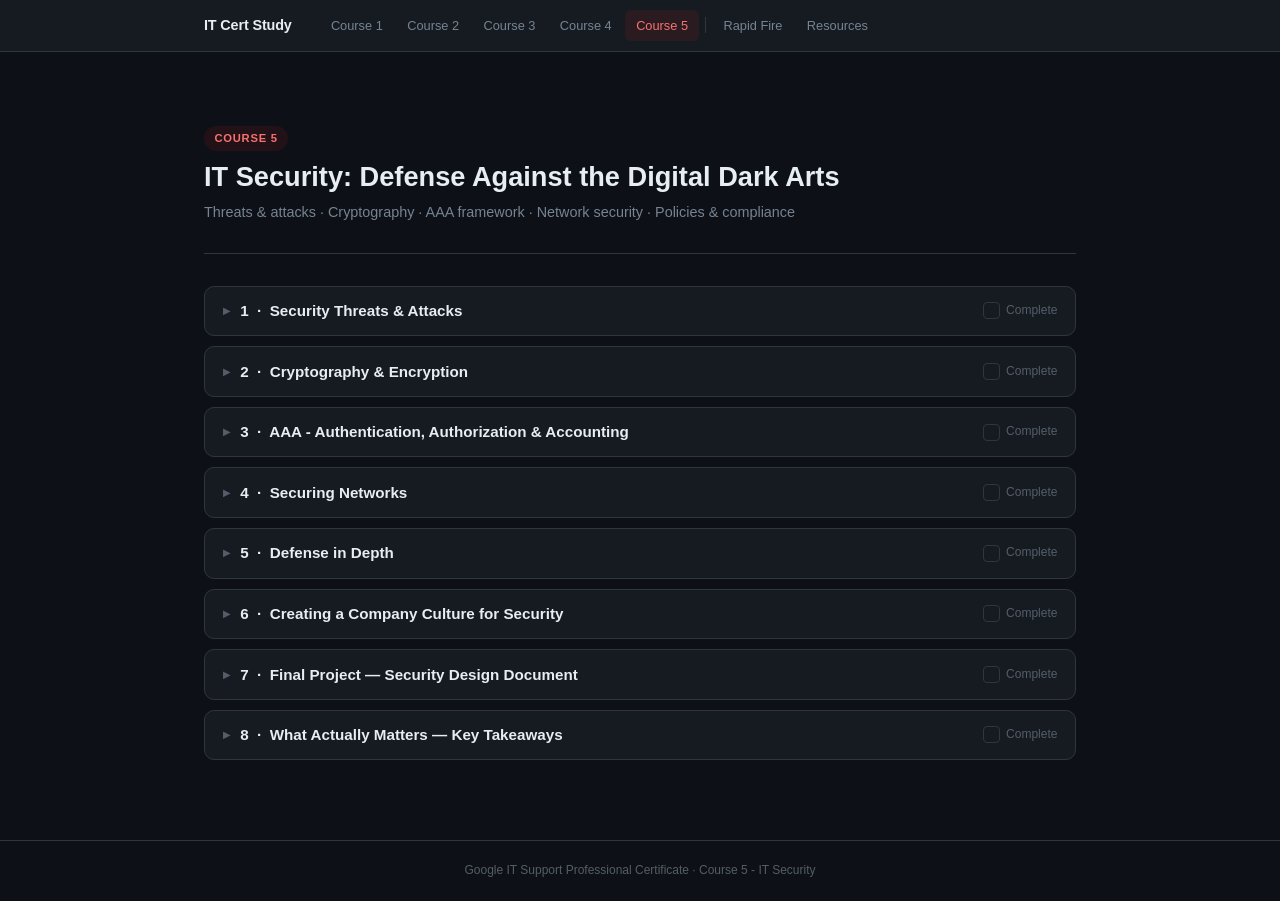
<file: courses/05-it-security.html>
<!DOCTYPE html>
<html lang="en">
<head>
  <meta charset="UTF-8">
  <meta name="viewport" content="width=device-width, initial-scale=1.0">
  <title>Course 5 - IT Security</title>
  <link rel="stylesheet" href="../style.css">
  <link rel="manifest" href="../manifest.json">
  <meta name="theme-color" content="#0891b2">
  <link rel="apple-touch-icon" href="../icons/icon-192.png">
</head>
<body data-course="05">

<nav class="site-nav">
  <div class="nav-inner">
    <a href="../index.html" class="nav-logo">IT Cert Study</a>
    <ul class="nav-links">
      <li><a href="01-technical-support-fundamentals.html">Course 1</a></li>
      <li><a href="02-bits-and-bytes-networking.html">Course 2</a></li>
      <li><a href="03-operating-systems.html">Course 3</a></li>
      <li><a href="04-system-administration.html">Course 4</a></li>
      <li><a href="05-it-security.html" class="active">Course 5</a></li>
      <li class="nav-sep" aria-hidden="true"></li>
      <li><a href="../quiz.html">Rapid Fire</a></li>
      <li><a href="../resources.html">Resources</a></li>
    </ul>
    <button class="nav-burger" aria-label="Toggle menu" onclick="document.querySelector('.site-nav').classList.toggle('menu-open')">
      <span class="nav-burger-icon"></span>
    </button>
  </div>
  <div class="nav-mobile-menu">
    <ul class="nav-mobile-links">
      <li><a href="01-technical-support-fundamentals.html">Course 1 — Technical Support Fundamentals</a></li>
      <li><a href="02-bits-and-bytes-networking.html">Course 2 — Bits &amp; Bytes of Networking</a></li>
      <li><a href="03-operating-systems.html">Course 3 — Operating Systems</a></li>
      <li><a href="04-system-administration.html">Course 4 — System Administration</a></li>
      <li><a href="05-it-security.html">Course 5 — IT Security</a></li>
      <li class="nav-mobile-sep"></li>
      <li><a href="../quiz.html">Rapid Fire</a></li>
      <li><a href="../resources.html">Resources</a></li>
    </ul>
  </div>
</nav>
<script>
  document.addEventListener('click', function(e) {
    var nav = document.querySelector('.site-nav');
    if (!nav.contains(e.target)) nav.classList.remove('menu-open');
  });
</script>

<main class="page-wrap">

  <header class="course-header">
    <span class="course-badge">Course 5</span>
    <h1>IT Security: Defense Against the Digital Dark Arts</h1>
    <p class="subtitle">Threats &amp; attacks · Cryptography · AAA framework · Network security · Policies &amp; compliance</p>
  </header>

  <div class="section-list">

    <div class="topic-section" id="s1">
      <div class="section-header" onclick="toggleSection(this)">
        <div class="section-title-row">
          <span class="chevron">▶</span>
          <h2>1 &nbsp;·&nbsp; Security Threats &amp; Attacks</h2>
        </div>
        <label class="complete-wrap" onclick="event.stopPropagation()">
          <input type="checkbox" class="complete-cb" data-section="c05-s1" onchange="saveProgress(this)">
          <span>Complete</span>
        </label>
      </div>
      <div class="section-body">
        <div class="section-inner">

          <div class="subsection">
            <p class="subsection-title">Core Concepts &amp; CIA Triad</p>
            <ul class="concept-list">
              <li><strong>CIA Triad</strong> — guiding model for information security policies: Confidentiality, Integrity, Availability</li>
              <li><strong>Confidentiality</strong> — keeping information hidden from unauthorized parties</li>
              <li><strong>Integrity</strong> — keeping data accurate and untampered with</li>
              <li><strong>Availability</strong> — information is readily accessible to those who should have it</li>
            </ul>
            <table class="ref-table">
              <thead><tr><th>Term</th><th>Definition</th></tr></thead>
              <tbody>
                <tr><td>Risk</td><td>Possibility of suffering loss in the event of an attack</td></tr>
                <tr><td>Vulnerability</td><td>A flaw in a system that can be exploited</td></tr>
                <tr><td>0-Day Vulnerability</td><td>Unknown to the software developer, but known to an attacker</td></tr>
                <tr><td>Exploit</td><td>Software used to take advantage of a security bug or vulnerability</td></tr>
                <tr><td>Threat</td><td>Possibility of danger that could exploit a vulnerability</td></tr>
                <tr><td>Attack</td><td>An actual attempt at causing harm to a system</td></tr>
                <tr><td>Hacker</td><td>Someone who attempts to break into a system (black hat = malicious, white hat = authorized)</td></tr>
              </tbody>
            </table>
          </div>

          <div class="subsection">
            <p class="subsection-title">Malware Types</p>
            <div class="term-grid">
              <div class="term-row"><span class="term-key">Virus</span><span class="term-val">Attaches to an executable; spreads when the program runs, infecting touched files</span></div>
              <div class="term-row"><span class="term-key">Worm</span><span class="term-val">Like a virus but self-contained; spreads through networks without needing a host program</span></div>
              <div class="term-row"><span class="term-key">Adware</span><span class="term-val">Displays ads and collects data; sometimes legitimately downloaded, sometimes not</span></div>
              <div class="term-row"><span class="term-key">Trojan</span><span class="term-val">Disguises itself as something legitimate but performs malicious actions</span></div>
              <div class="term-row"><span class="term-key">Spyware</span><span class="term-val">Spies on the user — records keystrokes, accesses webcam, etc.</span></div>
              <div class="term-row"><span class="term-key">Keylogger</span><span class="term-val">Common spyware that records all keystrokes</span></div>
              <div class="term-row"><span class="term-key">Ransomware</span><span class="term-val">Holds data or system hostage until a payment is made</span></div>
              <div class="term-row"><span class="term-key">Botnet</span><span class="term-val">Network of infected computers used together to perform some process (e.g. DDoS)</span></div>
              <div class="term-row"><span class="term-key">Backdoor</span><span class="term-val">An alternative, hidden way to access a system</span></div>
              <div class="term-row"><span class="term-key">Rootkit</span><span class="term-val">Collection of tools that run at the root/admin level, hiding processes from detection</span></div>
              <div class="term-row"><span class="term-key">Logic Bomb</span><span class="term-val">Intentionally installed malware that activates under specific conditions</span></div>
            </div>
            <div class="note">
              <strong>Signs of infection:</strong> computer slower than normal, unexpected restarts, abnormally high memory/CPU usage. Check the resource manager for unfamiliar programs.<br><br>
              <strong>Response steps:</strong> quarantine by disconnecting from internet → disable auto-backups → run an offline malware scan.<br><br>
              <strong>Proactive measures:</strong> keep OS updated, use a non-admin account, verify links/downloads/email attachments, ignore pop-ups, limit file sharing, use antivirus.
            </div>
          </div>

          <div class="subsection">
            <p class="subsection-title">Network Attacks</p>
            <table class="ref-table">
              <thead><tr><th>Attack</th><th>How It Works</th></tr></thead>
              <tbody>
                <tr><td>DNS Cache Poisoning</td><td>Tricks a DNS server into accepting a fake DNS record, redirecting users to a compromised server</td></tr>
                <tr><td>Man-in-the-Middle (MITM)</td><td>Attacker inserts themselves between two communicating parties to intercept or alter data</td></tr>
                <tr><td>Rogue Access Point</td><td>Unauthorized AP installed on the network without the admin's knowledge</td></tr>
                <tr><td>Evil Twin</td><td>Fake AP that mimics a legitimate network to redirect and intercept traffic</td></tr>
                <tr><td>DoS</td><td>Overwhelms a server/network to prevent legitimate access</td></tr>
                <tr><td>Ping of Death</td><td>Sends a malformed oversized ping, causing a buffer overflow and crashing the system</td></tr>
                <tr><td>Ping Flood</td><td>Overwhelms a target with ICMP echo requests</td></tr>
                <tr><td>SYN Flood</td><td>Sends many SYN packets without sending ACK, leaving TCP connections half-open and exhausting resources</td></tr>
                <tr><td>DDoS</td><td>Distributed DoS — uses a botnet to overwhelm a target from many sources simultaneously</td></tr>
              </tbody>
            </table>
          </div>

          <div class="subsection">
            <p class="subsection-title">Other Attacks</p>
            <ul class="concept-list">
              <li><strong>Injection Attack</strong> — inserts malicious code into a legitimate website or input field; mitigated by sanitizing inputs</li>
              <li><strong>XSS (Cross-Site Scripting)</strong> — injection attack targeting users of a service by inserting malicious scripts</li>
              <li><strong>SQL Injection</strong> — sends SQL commands as input to a site using a SQL database to manipulate or dump data</li>
              <li><strong>Brute Force</strong> — tries every possible password combination; CAPTCHA helps prevent this</li>
              <li><strong>Dictionary Attack</strong> — tries commonly used words and phrases rather than all combinations</li>
            </ul>
            <p class="subsection-title" style="margin-top:1rem;">Social Engineering</p>
            <div class="term-grid">
              <div class="term-row"><span class="term-key">Social Engineering</span><span class="term-val">Attacks that exploit human behavior — humans are typically the weakest link</span></div>
              <div class="term-row"><span class="term-key">Phishing</span><span class="term-val">Most common: fake emails prompting users to click links or reset credentials</span></div>
              <div class="term-row"><span class="term-key">Spear Phishing</span><span class="term-val">Targeted phishing aimed at a specific individual or group</span></div>
              <div class="term-row"><span class="term-key">Email Spoofing</span><span class="term-val">Sender address is forged to appear as a trusted source</span></div>
              <div class="term-row"><span class="term-key">Baiting</span><span class="term-val">Leaving a malware-infected USB somewhere hoping someone plugs it in</span></div>
              <div class="term-row"><span class="term-key">Tailgating</span><span class="term-val">Physically following an authorized person through a secure entrance</span></div>
            </div>
          </div>

        </div>
      </div>
    </div>

    <div class="topic-section" id="s2">
      <div class="section-header" onclick="toggleSection(this)">
        <div class="section-title-row">
          <span class="chevron">▶</span>
          <h2>2 &nbsp;·&nbsp; Cryptography &amp; Encryption</h2>
        </div>
        <label class="complete-wrap" onclick="event.stopPropagation()">
          <input type="checkbox" class="complete-cb" data-section="c05-s2" onchange="saveProgress(this)">
          <span>Complete</span>
        </label>
      </div>
      <div class="section-body">
        <div class="section-inner">

          <div class="subsection">
            <p class="subsection-title">Core Concepts &amp; Principles</p>
            <ul class="concept-list">
              <li><strong>Encryption</strong> — taking plaintext, applying a <em>cipher</em> (algorithm), and producing unreadable ciphertext; decryption is the inverse</li>
              <li><strong>Key</strong> — determines the specific output of an encryption algorithm; key length defines maximum potential strength (longer = harder to brute force)</li>
              <li><strong>Security Through Obscurity</strong> — flawed assumption that secrecy of the algorithm itself provides security</li>
              <li><strong>Kerckhoffs's Principle</strong> — a cryptographic system should remain secure even if everything about the system is public knowledge, except the key</li>
              <li><strong>Cryptanalysis</strong> — the practice of breaking/analyzing cryptographic systems (opposite of cryptography)</li>
              <li><strong>Frequency Analysis</strong> — studying how often letters appear in ciphertext to deduce the key or plaintext</li>
              <li><strong>Steganography</strong> — hiding information inside other data without encrypting it (security by obscurity at the data level)</li>
            </ul>
            <table class="ref-table">
              <thead><tr><th>Cryptanalysis Attack</th><th>Description</th></tr></thead>
              <tbody>
                <tr><td>Known-Plaintext (KPA)</td><td>Attacker has some plaintext/ciphertext pairs and uses them to derive the key</td></tr>
                <tr><td>Chosen-Plaintext (CPA)</td><td>Attacker can choose arbitrary plaintexts and obtain the ciphertext</td></tr>
                <tr><td>Ciphertext-Only (COA)</td><td>Attacker only has ciphertext and tries to deduce the key or plaintext</td></tr>
                <tr><td>Adaptive Chosen-Plaintext (ACPA)</td><td>Like CPA but attacker can adapt future queries based on previous results</td></tr>
                <tr><td>Meddler-in-the-Middle (MITM)</td><td>Attacker intercepts the key exchange to impersonate both parties</td></tr>
              </tbody>
            </table>
          </div>

          <div class="subsection">
            <p class="subsection-title">Symmetric Encryption</p>
            <ul class="concept-list">
              <li><strong>Symmetric key algorithms</strong> use the <em>same key</em> to encrypt and decrypt</li>
              <li><strong>Stream cipher</strong> — encrypts data one character/digit at a time; faster and simpler, but vulnerable to key-reuse attacks</li>
              <li><strong>Block cipher</strong> — divides data into fixed-size blocks and encrypts each block as a unit; generally more secure</li>
              <li><strong>Initialization Vector (IV)</strong> — random value combined with the key to produce a unique encryption key per message, preventing key-reuse vulnerabilities; sent in plaintext alongside ciphertext</li>
            </ul>
            <table class="ref-table">
              <thead><tr><th>Algorithm</th><th>Key / Block Size</th><th>Status</th></tr></thead>
              <tbody>
                <tr><td>Caesar Cipher</td><td>Shift value</td><td>Historical only; trivially broken by frequency analysis</td></tr>
                <tr><td>ROT13</td><td>Fixed (13 positions)</td><td>Historical; not encryption, just obfuscation</td></tr>
                <tr><td>DES</td><td>64-bit key (56 effective), 64-bit block</td><td>Deprecated — EFF cracked it in 56 hours in 1998</td></tr>
                <tr><td>AES</td><td>128-bit block; 128 / 192 / 256-bit key</td><td>Current standard (adopted 2001); brute-force is theoretical</td></tr>
                <tr><td>RC4</td><td>Variable (stream cipher)</td><td>Retired — was used in WEP, WPA, SSL; breakable</td></tr>
              </tbody>
            </table>
            <div class="note">
              <strong>AES-GCM vs. plain AES:</strong> GCM (Galois/Counter Mode) is a <em>mode of operation</em> that turns AES into a stream cipher with built-in authentication (AEAD — Authenticated Encryption with Associated Data). It simultaneously encrypts and produces an authentication tag, guaranteeing both confidentiality and integrity. TLS 1.2+ uses AES-GCM as the preferred cipher suite.<br><br>
              <strong>CBC mode (Cipher Block Chaining):</strong> Each plaintext block is XOR'd with the previous ciphertext block before being encrypted. Requires an IV for the first block. Provides diffusion (a change in one block affects all subsequent blocks) but does <em>not</em> provide authentication on its own — that requires a separate MAC.
            </div>
          </div>

          <div class="subsection">
            <p class="subsection-title">Asymmetric / Public Key Encryption</p>
            <ul class="concept-list">
              <li><strong>Asymmetric cryptography</strong> uses a <em>key pair</em>: a public key (shared freely) to encrypt and a private key (kept secret) to decrypt</li>
              <li>Provides <strong>Confidentiality, Authenticity, and Non-repudiation</strong></li>
              <li>More computationally expensive than symmetric — in practice, asymmetric is used to securely exchange a symmetric key, then symmetric takes over (TLS does exactly this)</li>
            </ul>
            <table class="ref-table">
              <thead><tr><th>Algorithm</th><th>Notes</th></tr></thead>
              <tbody>
                <tr><td>RSA</td><td>One of the first widely adopted asymmetric algorithms; security based on difficulty of factoring large primes</td></tr>
                <tr><td>Diffie-Hellman (DH)</td><td>Key exchange algorithm; allows two parties to derive a shared secret over an unsecured channel without ever transmitting the secret</td></tr>
                <tr><td>ECC (Elliptic Curve Cryptography)</td><td>Uses algebraic curves instead of large prime numbers; a 256-bit ECC key ≈ a 3072-bit RSA key in strength — much more efficient</td></tr>
              </tbody>
            </table>
            <p class="subsection-title" style="margin-top:1rem;">Message Authentication Codes (MACs)</p>
            <div class="term-grid">
              <div class="term-row"><span class="term-key">MAC</span><span class="term-val">A bit of information that authenticates a message, confirming it came from the claimed sender</span></div>
              <div class="term-row"><span class="term-key">HMAC</span><span class="term-val">Keyed-Hash MAC — uses a cryptographic hash function plus a secret key</span></div>
              <div class="term-row"><span class="term-key">CMAC</span><span class="term-val">Cipher-Based MAC — uses a symmetric block cipher (e.g. AES) to generate the MAC</span></div>
              <div class="term-row"><span class="term-key">CBC-MAC</span><span class="term-val">Uses a block cipher in CBC mode; each block's ciphertext feeds into the next, and the final block is the MAC — ensures integrity</span></div>
            </div>
          </div>

          <div class="subsection">
            <p class="subsection-title">Hashing</p>
            <ul class="concept-list">
              <li><strong>Hash function</strong> — takes arbitrary input and produces a fixed-size output (digest/hash); designed to be one-way and deterministic</li>
              <li><strong>Ideal hash properties:</strong> deterministic, fast to compute, one-way (pre-image resistant), avalanche effect (small input change → drastically different hash), collision resistant</li>
              <li><strong>Hash collision</strong> — two different inputs producing the same hash digest; a serious flaw in any hash function</li>
              <li><strong>MIC (Message Integrity Check)</strong> — a hash digest of a message used as a checksum to verify it hasn't been altered in transit</li>
              <li><strong>Never store passwords in plaintext</strong> — always store the hash; but running hash thousands of times (key stretching) makes brute-force slower</li>
              <li><strong>Rainbow table</strong> — precomputed table mapping passwords to their hashes; renders basic hashing of common passwords trivial to crack</li>
              <li><strong>Password Salt</strong> — random data added to the password before hashing, making the output unique even for identical passwords, rendering rainbow tables useless</li>
            </ul>
            <table class="ref-table">
              <thead><tr><th>Algorithm</th><th>Digest Size</th><th>Status</th></tr></thead>
              <tbody>
                <tr><td>MD5</td><td>128-bit</td><td>Deprecated (2010) — susceptible to collisions</td></tr>
                <tr><td>SHA-1</td><td>160-bit</td><td>Deprecated — was used in TLS/SSL, IPsec, Git; replaced by SHA-2</td></tr>
                <tr><td>SHA-2 (SHA-256, SHA-512)</td><td>256 / 512-bit</td><td>Current standard; recommended since 2010</td></tr>
                <tr><td>SHA-3</td><td>Variable</td><td>Latest NIST standard; different internal design (Keccak sponge) from SHA-2</td></tr>
              </tbody>
            </table>
          </div>

          <div class="subsection">
            <p class="subsection-title">PKI &amp; Digital Certificates</p>
            <ul class="concept-list">
              <li><strong>PKI (Public Key Infrastructure)</strong> — system defining the creation, storage, and distribution of digital certificates</li>
              <li><strong>Digital Certificate</strong> — file proving an entity owns a certain public key; contains: public key, registered owner info, digital signature from a CA</li>
              <li><strong>CA (Certificate Authority)</strong> — trusted entity that signs certificates, vouching for the identity of the certificate holder</li>
              <li><strong>RA (Registration Authority)</strong> — verifies the identity of entities requesting certificates from the CA</li>
              <li><strong>Root CA</strong> — top of the CA hierarchy; its certificate is self-signed and trusted by operating systems/browsers</li>
              <li><strong>End-entity / Leaf certificate</strong> — a certificate with no authority to sign other certificates (e.g., a web server certificate)</li>
              <li><strong>Web of Trust</strong> — alternative to CA hierarchy where individuals sign each other's keys (used in PGP)</li>
            </ul>
            <table class="ref-table">
              <thead><tr><th>X.509 Certificate Field</th><th>Purpose</th></tr></thead>
              <tbody>
                <tr><td>Version</td><td>X.509 version (typically v3)</td></tr>
                <tr><td>Serial Number</td><td>Unique identifier assigned by the CA</td></tr>
                <tr><td>Certificate Signature Algorithm</td><td>Algorithm used to sign the certificate (e.g., SHA-256 with RSA)</td></tr>
                <tr><td>Issuer Name</td><td>Name of the CA that issued/signed the cert</td></tr>
                <tr><td>Validity (Not Before / Not After)</td><td>The date range during which the certificate is valid</td></tr>
                <tr><td>Subject</td><td>The entity the certificate belongs to (e.g., domain name)</td></tr>
                <tr><td>Subject Public Key Info</td><td>The public key and the algorithm it's used with</td></tr>
                <tr><td>Certificate Signature Value</td><td>The CA's actual digital signature over the certificate data</td></tr>
              </tbody>
            </table>
            <div class="note">
              <strong>CRL (Certificate Revocation List)</strong> — a list published by a CA of certificates that have been revoked before their expiry date. Systems should check the CRL before trusting a certificate.
            </div>
          </div>

          <div class="subsection">
            <p class="subsection-title">Cryptographic Protocols &amp; Applications</p>
            <table class="ref-table">
              <thead><tr><th>Protocol / Tool</th><th>How It Works</th></tr></thead>
              <tbody>
                <tr><td>TLS / HTTPS</td><td>TLS secures HTTP (HTTPS). Uses asymmetric encryption during the <strong>handshake</strong> to authenticate the server and exchange a symmetric session key, then switches to fast symmetric encryption (AES-GCM) for the data transfer. Provides: secure channel, mutual authentication, integrity. SSL 3.0 deprecated 2015.</td></tr>
                <tr><td>Forward Secrecy</td><td>Property ensuring that even if the private key is later compromised, past session keys remain safe (achieved via ephemeral DH key exchange per session)</td></tr>
                <tr><td>SSH</td><td>Secure network protocol using encryption to protect connections over untrusted networks; replaces Telnet/rlogin</td></tr>
                <tr><td>PGP (Pretty Good Privacy)</td><td>Encryption application for email/data authentication; relies on asymmetric encryption and a web-of-trust model; keys must be ≥ 128 bits</td></tr>
                <tr><td>IPsec</td><td>Encrypts IP packets; <strong>Transport mode</strong> encrypts only the payload; <strong>Tunnel mode</strong> encrypts the entire packet (used in VPNs)</td></tr>
                <tr><td>L2TP / L2TP+IPsec</td><td>L2TP provides the tunnel (passes packets between networks); IPsec provides the secure channel (CIA); combined as L2TP/IPsec for VPNs</td></tr>
                <tr><td>OpenVPN</td><td>Open-source VPN; can operate over TCP or UDP, typically on port 1194</td></tr>
              </tbody>
            </table>
            <p class="subsection-title" style="margin-top:1rem;">Hardware Security</p>
            <div class="term-grid">
              <div class="term-row"><span class="term-key">TPM</span><span class="term-val">Trusted Platform Module — hardware chip offering secure key generation, RNG, remote attestation, and data binding; unique RSA keys burned in at manufacturing; data only decryptable when TPM is in a specific state</span></div>
              <div class="term-row"><span class="term-key">Secure Element</span><span class="term-val">Tamper-resistant chip (like a TPM for mobile devices) storing cryptographic keys and running sensitive operations in isolation</span></div>
              <div class="term-row"><span class="term-key">TEE</span><span class="term-val">Trusted Execution Environment — isolated execution environment running alongside the OS; processes inside are protected from the main OS</span></div>
              <div class="term-row"><span class="term-key">FDE</span><span class="term-val">Full Disk Encryption — encrypts the entire drive; examples: BitLocker (Windows), FileVault 2 (macOS), dm-crypt (Linux), PGP</span></div>
            </div>
            <div class="note">
              <strong>SSL/TLS uses both symmetric AND asymmetric encryption</strong> — asymmetric (RSA/ECDH) during the handshake to authenticate and establish a shared secret, then symmetric (AES-GCM) for the bulk data transfer. This hybrid approach combines the security of asymmetric with the speed of symmetric.<br><br>
              <strong>Randomness matters:</strong> if key generation isn't truly random, an attacker can predict patterns over time. Operating systems maintain an <em>entropy pool</em> seeded from hardware events (mouse movement, disk I/O) to generate cryptographically secure random numbers.
            </div>
          </div>

        </div>
      </div>
    </div>

    <div class="topic-section" id="s3">
      <div class="section-header" onclick="toggleSection(this)">
        <div class="section-title-row">
          <span class="chevron">▶</span>
          <h2>3 &nbsp;·&nbsp; AAA - Authentication, Authorization &amp; Accounting</h2>
        </div>
        <label class="complete-wrap" onclick="event.stopPropagation()">
          <input type="checkbox" class="complete-cb" data-section="c05-s3" onchange="saveProgress(this)">
          <span>Complete</span>
        </label>
      </div>
      <div class="section-body">
        <div class="section-inner">

          <div class="subsection">
            <p class="subsection-title">Authentication — Core Concepts</p>
            <ul class="concept-list">
              <li><strong>Identification</strong> — uniquely describing an entity (e.g., a username)</li>
              <li><strong>Authentication (authn)</strong> — verifying identity: proving you are who you claim to be</li>
              <li><strong>Authorization (authz)</strong> — controlling what an authenticated identity can access or do; always follows authentication</li>
              <li><strong>Security vs. Usability trade-off</strong> — stronger security (longer passwords, MFA) reduces convenience; policies must balance both</li>
              <li><strong>Password policies</strong> — enforce minimum length, complexity, rotation schedules, and history to prevent reuse; incorporating good password policies is key for safety</li>
            </ul>
          </div>

          <div class="subsection">
            <p class="subsection-title">MFA — Multi-Factor Authentication</p>
            <ul class="concept-list">
              <li>MFA requires two or more verification factors from different categories, significantly reducing risk of compromise</li>
              <li><strong>SMS-based OTPs are not recommended</strong> — SMS is unencrypted, not private, and susceptible to SIM-swapping; prefer authenticator apps or hardware tokens</li>
            </ul>
            <table class="ref-table">
              <thead><tr><th>Factor Category</th><th>Also Called</th><th>Examples</th></tr></thead>
              <tbody>
                <tr><td>Something you know</td><td>Knowledge</td><td>Password, PIN, security question</td></tr>
                <tr><td>Something you have</td><td>Possession</td><td>ATM/bank card, hardware token, phone authenticator app</td></tr>
                <tr><td>Something you are</td><td>Inherence (biometric)</td><td>Fingerprint, retina scan, face recognition</td></tr>
                <tr><td>Somewhere you are</td><td>Location</td><td>GPS location, IP geolocation</td></tr>
                <tr><td>Something you do</td><td>Behavior</td><td>Gestures, CAPTCHA, typing cadence</td></tr>
              </tbody>
            </table>
            <div class="term-grid">
              <div class="term-row"><span class="term-key">TOTP</span><span class="term-val">Time-Based OTP — generates codes from a seed value + current time; RSA SecureID is a common example; requires NTP (time sync) between client and server</span></div>
              <div class="term-row"><span class="term-key">HOTP</span><span class="term-val">HMAC-Based / Counter-Based OTP — increments a counter each time an OTP is generated; code doesn't expire on a clock cycle, making it slightly more secure than TOTP</span></div>
              <div class="term-row"><span class="term-key">U2F</span><span class="term-val">Universal 2nd Factor — hardware security key using a challenge-response mechanism; phishing-resistant because the key verifies the origin URL before responding</span></div>
            </div>
          </div>

          <div class="subsection">
            <p class="subsection-title">Biometric Authentication</p>
            <ul class="concept-list">
              <li>Uses unique physiological characteristics (fingerprint, retina, voice, face) to verify identity</li>
              <li>Biometric data should <strong>never be stored directly</strong> — a mathematical template is stored, not a raw image</li>
              <li>More critical to protect than passwords: if compromised, biometrics <em>cannot be changed</em></li>
            </ul>
          </div>

          <div class="subsection">
            <p class="subsection-title">Certificate-Based Authentication</p>
            <ul class="concept-list">
              <li>Uses digital certificates (X.509) to authenticate clients or devices instead of passwords</li>
              <li>Common in VPNs, enterprise Wi-Fi (802.1X / EAP-TLS), and mutual TLS (mTLS)</li>
              <li>Certificate validity is checked against <strong>Not Before / Not After</strong> dates and the CA's <strong>CRL (Certificate Revocation List)</strong></li>
              <li>The seed value for token-based auth is registered with the authentication server; NTP must be synchronized for TOTP to work</li>
            </ul>
          </div>

          <div class="subsection">
            <p class="subsection-title">AAA Protocols — RADIUS &amp; TACACS+</p>
            <table class="ref-table">
              <thead><tr><th>Protocol</th><th>Full Name</th><th>Use Case &amp; Key Notes</th></tr></thead>
              <tbody>
                <tr><td>RADIUS</td><td>Remote Authentication Dial-In User Service</td><td>AAA protocol for <strong>network users</strong> (Wi-Fi, VPN). Clients don't talk to RADIUS directly — they send credentials to a <strong>NAS (Network Access Server)</strong>, which forwards them. Server replies: Access-Accept, Access-Reject, or Access-Challenge. Only the password is encrypted.</td></tr>
                <tr><td>TACACS+</td><td>Terminal Access Controller Access-Control System Plus</td><td>Cisco AAA protocol for <strong>device administration</strong> (authenticating admins to routers/switches). Separates authn, authz, and accounting into independent steps. Encrypts the <em>entire</em> packet — more secure than RADIUS for admin use.</td></tr>
              </tbody>
            </table>
            <div class="note">
              <strong>RADIUS vs TACACS+:</strong> RADIUS = network access (Wi-Fi users, VPN clients); TACACS+ = device administration (network admin CLI). TACACS+ encrypts the full payload; RADIUS only encrypts the password field.
            </div>
          </div>

          <div class="subsection">
            <p class="subsection-title">Kerberos</p>
            <ul class="concept-list">
              <li>Authentication protocol using <strong>tickets</strong> to prove identity over potentially insecure channels</li>
              <li>Uses <strong>symmetric encryption</strong>; supports AES with checksums</li>
              <li>Tickets expire but support renewal; requires <strong>NTP</strong> — timestamps prevent replay attacks</li>
              <li>One login → ticket granting → access to multiple services without re-entering credentials</li>
            </ul>
            <table class="ref-table">
              <thead><tr><th>Step</th><th>What Happens</th></tr></thead>
              <tbody>
                <tr><td>1. Client → AS</td><td>Client derives a key from the password and sends an authentication request to the <strong>Authentication Server (AS)</strong></td></tr>
                <tr><td>2. AS → Client</td><td>AS returns a <strong>Ticket-Granting Ticket (TGT)</strong> and session key, encrypted with the client's derived key</td></tr>
                <tr><td>3. Client → TGS</td><td>Client presents the TGT to the <strong>Ticket-Granting Server (TGS)</strong> and requests a service ticket</td></tr>
                <tr><td>4. TGS → Client</td><td>TGS issues a service ticket for the requested service</td></tr>
                <tr><td>5. Client → Service</td><td>Client presents the service ticket to the target — no password transmitted!</td></tr>
              </tbody>
            </table>
          </div>

          <div class="subsection">
            <p class="subsection-title">SSO &amp; Identity Federation</p>
            <div class="term-grid">
              <div class="term-row"><span class="term-key">SSO</span><span class="term-val">Single Sign-On — authenticate once, receive a token/cookie, and access all integrated services. Risk: stolen token bypasses all forms of auth since it grants access everywhere.</span></div>
              <div class="term-row"><span class="term-key">OpenID</span><span class="term-val">Authentication delegation scheme — authentication is handled by a third-party identity provider (Google, GitHub). OpenID Connect (OIDC) is the modern version, built on OAuth 2.0.</span></div>
              <div class="term-row"><span class="term-key">SAML</span><span class="term-val">Security Assertion Markup Language — XML-based enterprise SSO standard; exchanges authentication assertions between an identity provider (IdP) and service provider (SP). Common in corporate environments.</span></div>
            </div>
          </div>

          <div class="subsection">
            <p class="subsection-title">Authorization</p>
            <ul class="concept-list">
              <li>Describes <em>what</em> an authenticated account has access to — permissions, resources, and allowed actions</li>
            </ul>
            <div class="term-grid">
              <div class="term-row"><span class="term-key">OAuth</span><span class="term-val">Open standard for authorization — lets users grant third-party apps access to their data without sharing credentials (e.g., "Allow this app to read your Google Calendar"). Can be exploited in phishing-style consent attacks.</span></div>
              <div class="term-row"><span class="term-key">ACL</span><span class="term-val">Access Control List — specifies access rights for users or groups on specific resources. Also used in network firewalls to filter traffic based on IP, port, and protocol.</span></div>
            </div>
            <p class="subsection-title" style="margin-top:1rem;">Access Control Models</p>
            <table class="ref-table">
              <thead><tr><th>Model</th><th>Who Decides Access</th><th>Notes</th></tr></thead>
              <tbody>
                <tr><td>DAC — Discretionary AC</td><td>Resource owner</td><td>Owner controls permissions (Unix file permissions). Flexible but hard to manage at scale.</td></tr>
                <tr><td>MAC — Mandatory AC</td><td>Central authority (policy)</td><td>Security labels set by admins; users cannot override. Common in government/military systems.</td></tr>
                <tr><td>RBAC — Role-Based AC</td><td>Job role/group</td><td>Access tied to roles, not individuals. Most common in enterprise — scales well.</td></tr>
              </tbody>
            </table>
            <div class="note">
              <strong>Principle of Least Privilege</strong> — grant users and processes only the minimum access required to do their job. Limits the blast radius if an account or process is compromised.
            </div>
          </div>

          <div class="subsection">
            <p class="subsection-title">Accounting &amp; Auditing</p>
            <ul class="concept-list">
              <li><strong>Accounting</strong> — tracking what resources and services users access, and what actions they perform on your systems</li>
              <li><strong>Auditing</strong> — reviewing accounting records to ensure compliance, detect anomalies, and investigate incidents; a key component of the accounting pillar</li>
              <li>Audit logs should record: who, what action, when, and from where</li>
              <li>Protect logs from tampering — attackers often attempt to clear logs after a breach to cover their tracks</li>
            </ul>
          </div>

        </div>
      </div>
    </div>

    <div class="topic-section" id="s4">
      <div class="section-header" onclick="toggleSection(this)">
        <div class="section-title-row">
          <span class="chevron">▶</span>
          <h2>4 &nbsp;·&nbsp; Securing Networks</h2>
        </div>
        <label class="complete-wrap" onclick="event.stopPropagation()">
          <input type="checkbox" class="complete-cb" data-section="c05-s4" onchange="saveProgress(this)">
          <span>Complete</span>
        </label>
      </div>
      <div class="section-body">
        <div class="section-inner">

          <div class="subsection">
            <p class="subsection-title">Secure Network Architecture</p>
            <ul class="concept-list">
              <li><strong>Network hardening</strong> — reducing a network's attack surface through configuration changes and deliberate security steps</li>
              <li><strong>Implicit deny</strong> — anything not explicitly permitted is denied; the safest default stance for firewall and ACL rules</li>
              <li><strong>ACLs on firewalls</strong> — used to implement implicit deny; supports both whitelisting (allow specific traffic) and blacklisting (block known-bad traffic)</li>
              <li><strong>Traffic monitoring &amp; log analysis</strong> — collecting logs from network and client devices and performing automated analysis against user-defined rules; establishes a baseline to detect anomalies</li>
              <li><strong>Normalizing log data</strong> — standardizing logs from different devices/systems so they can be compared; critical because formats vary widely</li>
              <li><strong>Correlation analysis</strong> — matching events across different systems/logs to identify attack patterns that span multiple sources</li>
              <li><strong>Post-fail analysis</strong> — investigating how a compromise happened after the fact; informs future hardening</li>
              <li><strong>Splunk</strong> — popular enterprise log analysis and SIEM platform</li>
              <li><strong>Flood guards</strong> — detect common DoS/DDoS flood patterns and trigger blocking actions; <em>fail2ban</em> is a popular open-source tool that blocks IPs after repeated failures</li>
            </ul>
            <p class="subsection-title" style="margin-top:1rem;">Network Hardware Hardening</p>
            <div class="term-grid">
              <div class="term-row"><span class="term-key">Rogue DHCP Attack</span><span class="term-val">An attacker sets up a fake DHCP server on the network to hand out leases with malicious gateway/DNS settings</span></div>
              <div class="term-row"><span class="term-key">DHCP Snooping</span><span class="term-val">Switch feature that monitors DHCP traffic, builds an IP-to-port binding table, and forwards DHCP requests only to a designated trusted DHCP server — blocks rogue DHCP</span></div>
              <div class="term-row"><span class="term-key">Dynamic ARP Inspection (DAI)</span><span class="term-val">Uses the DHCP snooping table to validate ARP packets and drop unrecognized or spoofed ARP replies — protects against ARP poisoning/MITM</span></div>
              <div class="term-row"><span class="term-key">IP Source Guard (IPSG)</span><span class="term-val">Uses the DHCP snooping table to create per-port ACLs, ensuring only traffic from the assigned IP/MAC is allowed out of that port</span></div>
            </div>
          </div>

          <div class="subsection">
            <p class="subsection-title">802.1X &amp; EAP — Port-Based Network Access Control</p>
            <ul class="concept-list">
              <li><strong>IEEE 802.1X</strong> — standard for port-based network access control; allows clients to connect using modern authentication methods before gaining network access</li>
              <li><strong>EAP (Extensible Authentication Protocol)</strong> — authentication framework used by 802.1X; encapsulated in 802.1X as <em>EAPoL (EAP over LAN)</em></li>
              <li><strong>EAP-TLS</strong> — the most secure EAP type; provides <em>mutual authentication</em> of both client and authentication server using digital certificates; considered the gold standard for wireless security</li>
            </ul>
            <table class="ref-table">
              <thead><tr><th>802.1X Component</th><th>Role</th></tr></thead>
              <tbody>
                <tr><td>Supplicant</td><td>The client making the network access request</td></tr>
                <tr><td>Authenticator</td><td>The network device (switch/AP) that receives the supplicant's request and forwards it to the auth server</td></tr>
                <tr><td>Authentication Server</td><td>Holds the credential database (e.g., RADIUS); tells the authenticator to permit or deny access</td></tr>
              </tbody>
            </table>
          </div>

          <div class="subsection">
            <p class="subsection-title">Firewalls &amp; Proxies</p>
            <div class="term-grid">
              <div class="term-row"><span class="term-key">Network-Based Firewall</span><span class="term-val">Sits at the network perimeter and regulates traffic between network segments — all major routers include one</span></div>
              <div class="term-row"><span class="term-key">Host-Based Firewall</span><span class="term-val">Software firewall running on an individual machine, controlling traffic to/from that specific host — all major OSs include one</span></div>
              <div class="term-row"><span class="term-key">Proxy</span><span class="term-val">Intermediary that makes requests on behalf of clients; can log, analyze, filter, and block web traffic; forward proxies serve clients, reverse proxies serve servers</span></div>
            </div>
            <div class="note">Both host-based and network-based firewalls are recommended — they provide defense in depth. Network firewalls protect the perimeter; host firewalls contain damage if an attacker is already inside the network.</div>
          </div>

          <div class="subsection">
            <p class="subsection-title">Wireless Security — WEP → WPA → WPA2</p>
            <table class="ref-table">
              <thead><tr><th>Standard</th><th>Cipher / Protocol</th><th>Security Status</th></tr></thead>
              <tbody>
                <tr><td>WEP</td><td>RC4 stream cipher with static IV</td><td><strong>Broken</strong> — IV reuse allows key recovery in minutes (Aircrack-ng); never use</td></tr>
                <tr><td>WPA</td><td>TKIP (RC4 + key mixing, 256-bit keys, sequence counter, 64-bit MIC)</td><td>Deprecated — was a firmware-compatible stopgap for WEP hardware; superseded by WPA2</td></tr>
                <tr><td>WPA2</td><td>CCMP (AES in Counter Mode + CBC-MAC for integrity)</td><td>Current standard — strong encryption; vulnerable to offline brute-force of the 4-way handshake capture</td></tr>
              </tbody>
            </table>
            <ul class="concept-list">
              <li><strong>WPA2 4-Way Handshake</strong> — establishes a <em>Pairwise Transient Key (PTK)</em>: AP sends a nonce → client sends a nonce → AP sends the Group Transient Key (GTK) → client ACKs. The PTK (5 sub-keys for encryption, integrity, and data) is derived from these nonces + the pre-shared key</li>
              <li><strong>Nonce</strong> — a unique, one-time-use random value generated for a specific cryptographic purpose</li>
              <li><strong>WPS (Wi-Fi Protected Setup)</strong> — simplifies joining networks via PIN, NFC, or push-button; consumer feature with known vulnerabilities; <strong>disable in enterprise environments</strong>; use <em>Wash</em> to verify WPS is off</li>
            </ul>
            <div class="note">
              <strong>Best current wireless security hierarchy:</strong><br>
              1. 802.1X + EAP-TLS (requires RADIUS server &amp; PKI — most secure)<br>
              2. WPA2-AES/CCMP with a long, complex passphrase + unique SSID<br><br>
              To harden WPA2 against brute force: use a passphrase ≥ 20 characters, change the SSID from the default, and disable WPS.
            </div>
          </div>

          <div class="subsection">
            <p class="subsection-title">Network Monitoring &amp; Packet Analysis</p>
            <ul class="concept-list">
              <li><strong>Packet sniffing (capture)</strong> — capturing and inspecting network packets; requires root privileges</li>
              <li><strong>Promiscuous mode</strong> — NIC mode where the interface captures <em>all</em> packets on the segment, not just those addressed to it</li>
              <li><strong>Port mirroring</strong> — switch feature that copies all traffic from a port or VLAN to a designated monitoring port</li>
              <li><strong>Monitor mode</strong> (wireless) — allows scanning across channels to capture all wireless frames from any AP or client</li>
              <li><strong>tcpdump</strong> — powerful CLI packet capture tool; can write captures to file for later analysis; uses <code>libpcap</code></li>
              <li><strong>Wireshark</strong> — GUI packet analyzer built on <code>libpcap</code>; more powerful filtering and protocol dissection than tcpdump</li>
            </ul>
            <p class="subsection-title" style="margin-top:1rem;">IDS &amp; IPS</p>
            <table class="ref-table">
              <thead><tr><th>System</th><th>Function</th><th>Placement</th></tr></thead>
              <tbody>
                <tr><td>IDS (Intrusion Detection System)</td><td>Monitors and <em>alerts</em> on suspicious traffic; does not block</td><td>Network (NIDS) or host (HIDS); NIDS needs two NICs — one for monitoring, one for management</td></tr>
                <tr><td>IPS (Intrusion Prevention System)</td><td>Monitors and <em>actively blocks</em> by adjusting firewall rules in real-time</td><td>Inline with traffic — must be network-based to intercept packets</td></tr>
              </tbody>
            </table>
            <ul class="concept-list">
              <li><strong>Signatures</strong> — unique characteristics of known malicious traffic used by IDS/IPS to identify threats</li>
              <li>NIDS must be positioned in the network topology where it can see <em>all</em> traffic (e.g., after the router/firewall or on a mirrored port)</li>
            </ul>
            <p class="subsection-title" style="margin-top:1rem;">UTM — Unified Threat Management</p>
            <div class="term-grid">
              <div class="term-row"><span class="term-key">UTM</span><span class="term-val">Combines multiple security tools (firewall, IDS, IPS, antivirus, proxy) under a single management interface — simplifies configuration and policy enforcement</span></div>
              <div class="term-row"><span class="term-key">Stream-Based Inspection</span><span class="term-val">Inspects data samples from packets as they flow through — faster but less thorough</span></div>
              <div class="term-row"><span class="term-key">Proxy-Based Inspection</span><span class="term-val">Reconstructs full files from captured packets before analysis — more thorough but slower</span></div>
            </div>
            <div class="note">
              <strong>UTM trade-offs:</strong> cost-effective and offers centralized management, but can become a <em>single point of failure</em>. May also be overkill (wasted resources) for small networks with simple needs.
            </div>
          </div>

          <div class="subsection">
            <p class="subsection-title">tcpdump — Command Reference</p>
            <table class="ref-table">
              <thead><tr><th>Flag</th><th>What It Does</th></tr></thead>
              <tbody>
                <tr><td><code>-i &lt;iface&gt;</code></td><td>Specify interface (<code>eth0</code>, <code>wlan0</code>, <code>any</code>)</td></tr>
                <tr><td><code>-n</code></td><td>Don't resolve IP addresses to hostnames (faster output)</td></tr>
                <tr><td><code>-nn</code></td><td>Don't resolve IPs <em>or</em> port numbers to names</td></tr>
                <tr><td><code>-v / -vv / -vvv</code></td><td>Increase verbosity — show more packet detail</td></tr>
                <tr><td><code>-c &lt;N&gt;</code></td><td>Capture exactly N packets then stop</td></tr>
                <tr><td><code>-w &lt;file&gt;</code></td><td>Write raw packets to a <code>.pcap</code> file for later analysis in Wireshark</td></tr>
                <tr><td><code>-r &lt;file&gt;</code></td><td>Read and analyze a previously saved <code>.pcap</code> file</td></tr>
                <tr><td><code>-X</code></td><td>Display packet payload in both hex and ASCII</td></tr>
                <tr><td><code>-A</code></td><td>Display packet payload in ASCII only (useful for plaintext protocols like HTTP)</td></tr>
                <tr><td><code>-e</code></td><td>Show Ethernet frame header (source and destination MAC addresses)</td></tr>
                <tr><td><code>-s 0</code></td><td>Capture the full packet (default snaplen may truncate; 0 = unlimited)</td></tr>
                <tr><td><code>-p</code></td><td>Disable promiscuous mode — only capture traffic addressed to this host</td></tr>
              </tbody>
            </table>
            <p class="subsection-title" style="margin-top:1rem;">BPF Filter Expressions</p>
            <div class="note" style="font-family:var(--font-mono);font-size:.85rem;line-height:1.8;">
              <strong>Filters are passed as the last argument (quoted):</strong><br>
              <code>tcpdump -i eth0 -nn &lt;filter&gt;</code><br><br>
              <code>host 10.0.0.5</code> &nbsp;— traffic to or from a specific IP<br>
              <code>src host 10.0.0.1</code> &nbsp;— only traffic originating from that IP<br>
              <code>dst host 10.0.0.1</code> &nbsp;— only traffic destined for that IP<br>
              <code>port 443</code> &nbsp;— traffic on a specific port (either direction)<br>
              <code>tcp</code> / <code>udp</code> / <code>icmp</code> &nbsp;— filter by protocol<br>
              <code>net 192.168.1.0/24</code> &nbsp;— traffic to/from an entire subnet<br>
              <code>not port 22</code> &nbsp;— exclude SSH traffic<br><br>
              <strong>Combining filters:</strong><br>
              <code>tcp port 80 and src host 10.0.0.5</code><br>
              <code>icmp or (tcp and port 443)</code><br><br>
              <strong>Common one-liners:</strong><br>
              <code>tcpdump -i any -nn -w capture.pcap</code> &nbsp;— capture all interfaces to file<br>
              <code>tcpdump -i eth0 -nn -X 'tcp port 80'</code> &nbsp;— inspect HTTP payload<br>
              <code>tcpdump -i eth0 -nn -c 100 'not port 22'</code> &nbsp;— first 100 non-SSH packets
            </div>
          </div>

          <div class="subsection">
            <p class="subsection-title">NIDS in Production — Deployment &amp; Placement</p>
            <ul class="concept-list">
              <li><strong>Two-NIC rule</strong> — a NIDS host needs a dedicated <em>monitoring NIC</em> (no IP address, passively captures traffic) and a separate <em>management NIC</em> (for alerts, config, and SIEM forwarding); mixing them on one interface limits visibility and exposes the sensor</li>
              <li><strong>Network TAP (Test Access Point)</strong> — a passive hardware device inserted inline between two network points; copies all traffic to the monitoring port without introducing latency or a failure point; preferred over SPAN in high-security environments because it cannot be disabled by a switch misconfiguration</li>
              <li><strong>SPAN / Mirror port</strong> — cheaper alternative to a TAP; configured on a managed switch to copy traffic to the sensor port; may drop packets under high load and can be accidentally cleared during switch changes</li>
              <li><strong>Placement matters</strong> — position the NIDS where it sees the traffic you care about: <em>outside the firewall</em> to see all inbound attempts, or <em>inside</em> to catch lateral movement once an attacker is in. Many deployments use both</li>
              <li><strong>Common NIDS software</strong> — Snort (signature-based, widely used), Suricata (multi-threaded, IDS+IPS capable), Zeek/Bro (protocol analysis and logging focused)</li>
              <li><strong>Signature tuning</strong> — out-of-the-box rule sets produce many false positives; tuning rules for your environment's traffic baseline is essential before trusting alerts</li>
              <li><strong>SIEM integration</strong> — NIDS alerts should feed into a centralized SIEM (e.g., Splunk, Elastic SIEM) so events can be correlated with logs from other sources (firewall, auth, endpoint)</li>
            </ul>
            <div class="note">
              <strong>Out-of-band vs inline:</strong> a NIDS is deployed <em>out-of-band</em> — it sees a copy of traffic (via TAP or SPAN) so a failure in the sensor does not affect network traffic. An IPS is deployed <em>inline</em> — all traffic flows through it, so a failure can bring down the network path (usually mitigated with a fail-open bypass).
            </div>
          </div>

          <div class="subsection">
            <p class="subsection-title">Firewall Types</p>
            <table class="ref-table">
              <thead><tr><th>Type</th><th>How It Works</th><th>Key Trade-off</th></tr></thead>
              <tbody>
                <tr><td>Stateless (Packet Filter)</td><td>Inspects each packet independently against ACL rules (IP, port, protocol). No memory of prior packets.</td><td>Fast and simple; cannot detect attacks that span multiple packets (e.g., fragmentation attacks)</td></tr>
                <tr><td>Stateful</td><td>Tracks active connection state (SYN/ACK sequence). Only allows packets that belong to an established, legitimate connection.</td><td>Stops spoofed packets mid-stream; slight performance cost; industry default</td></tr>
                <tr><td>NGFW (Next-Gen Firewall)</td><td>Combines stateful inspection with deep packet inspection (DPI), application awareness, user identity, SSL/TLS decryption, and integrated IPS.</td><td>Most capable; highest cost and processing overhead; can act as a single-box security stack</td></tr>
              </tbody>
            </table>
          </div>

          <div class="subsection">
            <p class="subsection-title">Network Segmentation &amp; DMZ</p>
            <ul class="concept-list">
              <li><strong>Network segmentation</strong> — dividing a network into isolated segments so a breach in one zone cannot freely spread to others; limits the blast radius of an attack</li>
              <li><strong>VLAN (Virtual LAN)</strong> — logical segmentation within a switch; traffic between VLANs must pass through a router or firewall, enforcing access control even on shared physical infrastructure</li>
              <li><strong>DMZ (Demilitarized Zone)</strong> — a separate network segment between the internet and the internal LAN that hosts public-facing services (web servers, mail servers, DNS). Traffic from the DMZ to the internal network is tightly restricted — if a DMZ host is compromised, the attacker cannot freely reach internal systems</li>
            </ul>
            <div class="note">
              <strong>Typical DMZ topology:</strong> Internet → border firewall → DMZ (web/mail/DNS servers) → internal firewall → internal LAN. Two firewalls from different vendors is ideal — a single vendor vulnerability won't compromise both layers.
            </div>
          </div>

        </div>
      </div>
    </div>

    <div class="topic-section" id="s5">
      <div class="section-header" onclick="toggleSection(this)">
        <div class="section-title-row">
          <span class="chevron">▶</span>
          <h2>5 &nbsp;·&nbsp; Defense in Depth</h2>
        </div>
        <label class="complete-wrap" onclick="event.stopPropagation()">
          <input type="checkbox" class="complete-cb" data-section="c05-s5" onchange="saveProgress(this)">
          <span>Complete</span>
        </label>
      </div>
      <div class="section-body">
        <div class="section-inner">

          <div class="subsection">
            <p class="subsection-title">Defense in Depth — The Concept</p>
            <ul class="concept-list">
              <li><strong>Defense in depth</strong> — a layered security strategy where multiple overlapping systems of defense protect IT infrastructure; if one layer is bypassed, the next layer contains the damage</li>
              <li>No single control is perfect — the goal is to make a successful attack require defeating multiple independent layers</li>
              <li>Layers typically span: physical security → network perimeter → network internal → host → application → data</li>
            </ul>
          </div>

          <div class="subsection">
            <p class="subsection-title">System Hardening — OS Level</p>
            <ul class="concept-list">
              <li><strong>Attack surface reduction</strong> — every running service, open port, and installed application is a potential entry point; remove or disable anything not needed</li>
              <li><strong>Disable unnecessary services</strong> — stop and prevent startup of any service not required for the system's function (e.g., disable Telnet, FTP, unused scheduled tasks)</li>
              <li><strong>Remove default accounts &amp; credentials</strong> — default usernames/passwords are publicly known; rename or delete default admin accounts and change all default passwords immediately</li>
              <li><strong>Apply the principle of least privilege</strong> — every user account and process should have only the minimum permissions required to perform its function</li>
              <li><strong>Patch management</strong> — keep the OS and all software up to date; unpatched vulnerabilities are one of the most common attack vectors; establish a regular patch cadence (e.g., test within 30 days of release, deploy within 60)</li>
              <li><strong>Baselines &amp; configuration management</strong> — define a known-good, hardened configuration (baseline image) and enforce it; deviation from the baseline indicates potential compromise or misconfiguration</li>
              <li><strong>Disable unnecessary hardware features</strong> — e.g., disable USB ports on machines that don't need them to prevent baiting/removable media attacks</li>
              <li><strong>Bastion Host</strong> — a deliberately hardened host with minimal software and only essential services enabled; commonly used as a jump server / controlled gateway to internal systems, avoiding direct exposure of internal hosts; must be heavily monitored and logged</li>
            </ul>
          </div>

          <div class="subsection">
            <p class="subsection-title">Application Hardening</p>
            <ul class="concept-list">
              <li><strong>Keep applications patched</strong> — applications are a top attack vector; browser plugins (especially Flash, Java), office suites, and web servers must be kept current</li>
              <li><strong>Disable unneeded features and plugins</strong> — every enabled feature is additional attack surface; disable browser extensions, unnecessary server modules, and unused APIs</li>
            </ul>
            <table class="ref-table">
              <thead><tr><th>Approach</th><th>How It Works</th><th>Use Case</th></tr></thead>
              <tbody>
                <tr><td>Application Whitelisting</td><td>Only explicitly approved applications are allowed to run; everything else is blocked by default</td><td>High-security environments (POS terminals, kiosks, servers); more restrictive</td></tr>
                <tr><td>Application Blacklisting</td><td>Explicitly listed applications are blocked; everything else is allowed</td><td>General enterprise use; easier to manage but weaker — unknown malware won't be on the list</td></tr>
              </tbody>
            </table>
            <div class="note">Whitelisting is far stronger than blacklisting — it implements implicit deny at the application layer. The trade-off is administrative overhead: every legitimate new application must be explicitly approved.</div>
          </div>

          <div class="subsection">
            <p class="subsection-title">SIEM &amp; Log Management</p>
            <ul class="concept-list">
              <li><strong>SIEM (Security Information and Event Management)</strong> — centralized platform that collects, stores, and analyzes log data from across the environment; combines logging with real-time correlation, alerting, and dashboards</li>
              <li><strong>Centralized logging</strong> — aggregating logs from all hosts, network devices, and applications into one place; makes investigation and correlation possible and keeps logs out of reach of an attacker who has compromised a single host</li>
              <li><strong>Log normalization</strong> — standardizing log format from diverse sources (firewalls, servers, endpoints) so events can be meaningfully compared; usually configured in the SIEM ingestion pipeline</li>
              <li><strong>Automated alerting</strong> — write rules (e.g., &gt;5 failed logins in 60 seconds from one IP, or any access to a production DB outside business hours) to trigger real-time alerts; reduces dependence on manual log review</li>
              <li><strong>Traffic pattern analysis</strong> — establish a baseline of normal behavior (top talkers, request volumes, access patterns); deviations from baseline are high-value signals for detecting compromise</li>
              <li><strong>Log retention</strong> — define how long logs must be kept; driven by compliance requirements (e.g., PCI-DSS: 1 year, HIPAA: 6 years) and operational needs; balance storage cost against investigation depth</li>
              <li><strong>Protect the logs</strong> — attackers routinely target logs to cover their tracks; ship logs to a remote, append-only store immediately; restrict write/delete access to log storage</li>
            </ul>
            <table class="ref-table">
              <thead><tr><th>Tool / Platform</th><th>Notes</th></tr></thead>
              <tbody>
                <tr><td>rsyslog</td><td>Open-source log daemon (Linux/Unix); collects and forwards syslog messages; lightweight, widely deployed, often feeds into a central SIEM</td></tr>
                <tr><td>Splunk</td><td>Leading commercial SIEM; powerful search language (SPL), dashboards, and alerting; widely used in enterprise SOCs</td></tr>
                <tr><td>IBM QRadar</td><td>Enterprise SIEM with built-in threat intelligence and behavioral analytics</td></tr>
                <tr><td>RSA NetWitness</td><td>Enterprise platform combining SIEM, packet capture, and endpoint telemetry for full threat visibility</td></tr>
                <tr><td>Microsoft 365 Defender</td><td>Enterprise-wide security suite covering endpoints, email, identity, and cloud apps; integrates with UAC (User Account Control) and Azure AD for unified threat detection across Microsoft environments</td></tr>
              </tbody>
            </table>
          </div>

          <div class="subsection">
            <p class="subsection-title">Host-Based Security Controls</p>
            <div class="term-grid">
              <div class="term-row"><span class="term-key">Host-Based Firewall</span><span class="term-val">Controls inbound and outbound traffic at the individual host level — last line of defense if network firewall is bypassed or attacker is already inside the network</span></div>
              <div class="term-row"><span class="term-key">Antivirus / Anti-malware</span><span class="term-val">Scans files and processes for known malware signatures (blacklist model); modern solutions add heuristic and behavioral analysis. Limitation: dependent on the vendor publishing new signatures — emerging threats outpace updates. Binary whitelisting (the inverse) is stronger: only explicitly approved software runs, everything else is blocked by default.</span></div>
              <div class="term-row"><span class="term-key">HIDS (Host-Based IDS)</span><span class="term-val">Monitors a single host for suspicious activity — file changes, unusual process behavior, unexpected logins; complements NIDS which can't see encrypted traffic or post-decryption behavior inside the host</span></div>
              <div class="term-row"><span class="term-key">FDE (Full Disk Encryption)</span><span class="term-val">Encrypts the entire drive; data is meaningless without the key — strong protection against physical theft. All FDE setups have an unencrypted boot partition (required for startup); this partition is a potential attack surface but is difficult to exploit. Examples: BitLocker (Windows), FileVault 2 (macOS), dm-crypt/LUKS (Linux), PGP Disk.</span></div>
              <div class="term-row"><span class="term-key">Key Escrow</span><span class="term-val">Backing up the FDE recovery key with a trusted third party or centralized key management system; critical because losing the FDE key means permanent data loss — treat key loss as a crisis and plan for recovery before it happens</span></div>
              <div class="term-row"><span class="term-key">Secure Boot</span><span class="term-val">Uses public key cryptography (platform key stored in firmware) to verify the integrity of the bootloader and OS kernel before they execute; protects the unencrypted boot elements that FDE cannot cover; part of the UEFI firmware security model</span></div>
              <div class="term-row"><span class="term-key">File-Based Encryption (FBE)</span><span class="term-val">Encrypts individual files or directories rather than the whole disk; guarantees confidentiality and integrity only for the specific files protected — not a replacement for FDE, but a complementary layer (e.g., encrypting sensitive documents on an otherwise unencrypted or shared drive)</span></div>
              <div class="term-row"><span class="term-key">Software Updates</span><span class="term-val">Enable automatic updates where feasible; in enterprise, use a patch management system (e.g., WSUS, SCCM) to test and deploy patches centrally before pushing to endpoints</span></div>
            </div>
          </div>

          <div class="subsection">
            <p class="subsection-title">Vulnerability Management</p>
            <ul class="concept-list">
              <li><strong>Vulnerability scanning</strong> — automated tools (e.g., Nessus, OpenVAS) probe systems for known CVEs, misconfigurations, and weak settings without exploiting them; should be run regularly</li>
              <li><strong>Penetration testing</strong> — authorized simulated attack that actively exploits vulnerabilities to demonstrate real-world impact; goes beyond scanning to verify whether a flaw is actually exploitable</li>
              <li><strong>CVE (Common Vulnerabilities and Exposures)</strong> — public database of known vulnerabilities; each entry has a CVE ID and a CVSS severity score (0–10)</li>
              <li><strong>Patch prioritization</strong> — not all patches can be applied instantly; triage by CVSS score, exposure (internet-facing vs internal), and whether a working exploit exists in the wild</li>
            </ul>
          </div>

        </div>
      </div>
    </div>

    <div class="topic-section" id="s6">
      <div class="section-header" onclick="toggleSection(this)">
        <div class="section-title-row">
          <span class="chevron">▶</span>
          <h2>6 &nbsp;·&nbsp; Creating a Company Culture for Security</h2>
        </div>
        <label class="complete-wrap" onclick="event.stopPropagation()">
          <input type="checkbox" class="complete-cb" data-section="c05-s6" onchange="saveProgress(this)">
          <span>Complete</span>
        </label>
      </div>
      <div class="section-body">
        <div class="section-inner">

          <div class="subsection">
            <p class="subsection-title">Risk, Objectives &amp; Compliance</p>
            <ul class="concept-list">
              <li>Security is a <strong>delicate balance between security and productivity</strong> — before designing controls, define what the security architecture is actually meant to accomplish</li>
              <li>Legal requirements shape the objective too — e.g. accepting credit card payments means <strong>PCI DSS</strong> (Payment Card Industry Data Security Standard) applies</li>
              <li>Security work is fundamentally about <strong>determining risk/exposure</strong>, understanding the likelihood of attacks, and designing defenses that minimize impact</li>
              <li><strong>Threat modeling</strong> is the starting point: identify likely threats and assign priorities. High-value data (user data, especially payment data) gets prioritized first</li>
              <li><strong>Vulnerability scanner</strong> — a service that runs against your systems, discovers hosts on the network, probes what's listening, and compares findings against known/disclosed vulnerabilities in a report. Examples: <strong>Nessus, OpenVAS, Qualys</strong></li>
              <li><strong>Penetration testing</strong> should happen regularly alongside scanning — actively trying to break into the system or network to surface vulnerabilities a passive scan would miss</li>
            </ul>
            <table class="ref-table">
              <thead><tr><th>PCI DSS Objective</th><th>What It Covers</th></tr></thead>
              <tbody>
                <tr><td>1. Secure network &amp; systems</td><td>Build and maintain a secure network architecture</td></tr>
                <tr><td>2. Protect cardholder data</td><td>Safeguard stored and transmitted payment card data</td></tr>
                <tr><td>3. Vulnerability management</td><td>Maintain an ongoing vulnerability management program</td></tr>
                <tr><td>4. Access control</td><td>Implement strong access control measures</td></tr>
                <tr><td>5. Monitor &amp; test</td><td>Regularly monitor and test networks</td></tr>
                <tr><td>6. Information security policy</td><td>Maintain a formal information security policy</td></tr>
              </tbody>
            </table>
          </div>

          <div class="subsection">
            <p class="subsection-title">Privacy, Data Handling &amp; Destruction</p>
            <ul class="concept-list">
              <li><strong>Privacy policies</strong> oversee access to and use of sensitive data — the default should be <em>no access</em>, and people must justify access specifically, within a limited timeframe</li>
              <li><strong>Data handling policies</strong> define details of the data itself and set guidelines for how each type should be handled</li>
            </ul>
            <table class="ref-table">
              <thead><tr><th>Destruction Method</th><th>Notes</th></tr></thead>
              <tbody>
                <tr><td>Recycling</td><td>Device stays usable after data destruction — erase/wipe, low-level format, or standard format</td></tr>
                <tr><td>Physical destruction</td><td>Ensures data cannot be recovered — drilling, shredding, degaussing, incinerating</td></tr>
                <tr><td>Third-party destruction</td><td>Specialist vendors handle destruction on your behalf</td></tr>
              </tbody>
            </table>
          </div>

          <div class="subsection">
            <p class="subsection-title">Users — The Weakest Link</p>
            <ul class="concept-list">
              <li>You can build the best security system in the world, but it won't protect you if users are unsafe</li>
              <li><strong>Never upload confidential information to a third-party service</strong></li>
              <li>Users are generally lazy about security — an overly complex password policy backfires: people write passwords down, which is less safe than a simpler but well-designed policy</li>
              <li><strong>Phishing emails are effective</strong> — they remain one of the most successful attack vectors precisely because they target human behavior, not technical flaws</li>
              <li><strong>Third-party vendor security</strong> — any vendor you use is trusted with your data by extension. Run a vendor security questionnaire and test their services for vulnerabilities before onboarding</li>
              <li>A working environment where people <strong>speak up</strong> matters — a mailing list, a security risk form, an open channel for concerns</li>
              <li><strong>Reinforce and reward good behaviors</strong>, and always justify <em>why</em> a behavior is good so it sticks instead of being ignored as red tape</li>
            </ul>
          </div>

          <div class="subsection">
            <p class="subsection-title">Incident Handling</p>
            <ul class="concept-list">
              <li><strong>Detection</strong> is the first step of handling any incident — you can't respond to what you haven't noticed</li>
              <li><strong>Analysis</strong> comes next: determine the effects and extent of the damage</li>
              <li>Once scope is determined, <strong>containment</strong> is the next step — and it's time-sensitive</li>
              <li><strong>Severity</strong> depends on what and how many systems were compromised, and how the breach affects company functions</li>
              <li><strong>Impact</strong> and <strong>recoverability</strong> (how complicated and time-consuming recovery will be) both factor into the response plan</li>
              <li><strong>Data exfiltration</strong> — the unauthorized transfer of data off a compromised computer</li>
              <li>The <strong>type of data</strong> involved changes how much care is required — government-regulated data (HIPAA/health, PCI/payment card, PII, FISMA, export administration regulations) needs extra handling</li>
            </ul>
            <div class="term-grid">
              <div class="term-row"><span class="term-key">DRM</span><span class="term-val">Digital Rights Management — prevents piracy by restricting users, setting expiration dates, and limiting access to content</span></div>
              <div class="term-row"><span class="term-key">EULA</span><span class="term-val">End User License Agreement — specifies rights and restrictions on software; only valid once the user agrees to it</span></div>
              <div class="term-row"><span class="term-key">Chain of Custody</span><span class="term-val">Tracks evidence movement through its collection, safeguarding, and analysis lifecycle</span></div>
            </div>
            <div class="note">
              <strong>A chain of custody document should answer:</strong> Who collected the evidence? How was it collected, and where was it located? Who seized and possessed it? How was it stored and protected in storage? Who took it out of storage, and why?<br><br>
              <strong>Containment strategies</strong> vary by system — full shutdown or disconnecting from the network are common examples. Every incident should end with a documented <strong>post-mortem</strong>.
            </div>
          </div>

          <div class="subsection">
            <p class="subsection-title">Mobile Devices &amp; BYOD</p>
            <ul class="concept-list">
              <li>All mobile devices should have <strong>screen locks</strong> and <strong>storage encryption</strong> enabled</li>
              <li><strong>BYOD (Bring Your Own Device)</strong> saves companies money on hardware but introduces new categories of threat</li>
            </ul>
            <table class="ref-table">
              <thead><tr><th>BYOD Risk</th><th>Mitigation</th></tr></thead>
              <tbody>
                <tr><td>Loss or theft</td><td>Screen locks, remote wipe via MDM</td></tr>
                <tr><td>Data loss / leakage</td><td>Data Leakage Prevention (DLP), restrict data access by role</td></tr>
                <tr><td>Man-in-the-middle attacks</td><td>Require MFA, VPN for remote access</td></tr>
                <tr><td>Malware / jailbreaking</td><td>Enterprise Mobile Management (EMM), acceptable use policy (AUP)</td></tr>
              </tbody>
            </table>
            <div class="note">
              <strong>Full solution set:</strong> write a BYOD policy, deploy MDM (Mobile Device Management) or EMM (Enterprise Mobile Management) software, require MFA, set an AUP, use NDAs where appropriate, restrict data access, educate staff, back up device data, and enforce DLP.
            </div>
          </div>

        </div>
      </div>
    </div>

    <div class="topic-section" id="s7">
      <div class="section-header" onclick="toggleSection(this)">
        <div class="section-title-row">
          <span class="chevron">▶</span>
          <h2>7 &nbsp;·&nbsp; Final Project — Security Design Document</h2>
        </div>
        <label class="complete-wrap" onclick="event.stopPropagation()">
          <input type="checkbox" class="complete-cb" data-section="c05-s7" onchange="saveProgress(this)">
          <span>Complete</span>
        </label>
      </div>
      <div class="section-body">
        <div class="section-inner">

          <div class="subsection">
            <p class="subsection-title">How to use this case study</p>
            <ul class="concept-list">
              <li>Read the <strong>company snapshot</strong> and the <strong>requirements list</strong> below — then try to sketch your own security design before revealing mine.</li>
              <li>The write-up under each "My take" toggle is <strong>my own submission</strong>, written during the course. It isn't a model answer — your design will most likely differ, and that's fine. Lots of different approaches work.</li>
              <li>Below each write-up is a <strong>Feedback</strong> note — gaps and specifics I missed the first time around, worth remembering for next time.</li>
            </ul>
          </div>

          <div class="subsection">
            <p class="subsection-title">The Org — Widget Co.</p>
            <table class="ref-table">
              <thead><tr><th>Factor</th><th>Current state</th></tr></thead>
              <tbody>
                <tr><td><strong>Industry</strong></td><td>Online retailer of artisanal hand-crafted widgets</td></tr>
                <tr><td><strong>Employees</strong></td><td>50, in one small office, growing</td></tr>
                <tr><td><strong>Systems in scope</strong></td><td>External purchase website, internal intranet, remote CLI access for engineers, office wireless, company laptops</td></tr>
                <tr><td><strong>Sensitive data</strong></td><td>Customer payment data (extra caution required) + proprietary engineering work</td></tr>
                <tr><td><strong>Firewall &amp; wireless</strong></td><td>Needs reasonable, basic firewall rules and office-wide wireless coverage</td></tr>
              </tbody>
            </table>
            <p class="subsection-title" style="margin-top:1.1rem">Requirements to incorporate</p>
            <ul class="concept-list">
              <li>Authentication system</li>
              <li>External website security</li>
              <li>Internal website security</li>
              <li>Remote access solution (engineers need CLI access to their workstations)</li>
              <li>Firewall and basic rules recommendations</li>
              <li>Wireless security</li>
              <li>VLAN configuration recommendations</li>
              <li>Laptop security configuration</li>
              <li>Application policy recommendations</li>
              <li>Security and privacy policy recommendations</li>
              <li>Intrusion detection or prevention for systems containing customer data</li>
            </ul>
          </div>

          <div class="subsection">
            <p class="subsection-title">Executive Summary</p>
            <p style="font-size:0.9rem;line-height:1.7;color:var(--text-2);">
              As a growing company that sells widgets directly to consumers, there are a few key assets we need to protect from both the consumer and the business perspective. Users enter confidential payment information for us to process, and our engineers work hard on proprietary widget designs we don't want to leak. We have an external website where purchases are processed, an internal intranet for employees, wireless coverage throughout the office, and company laptops issued to employees — all of which represent potential attack targets. Our engineers also require remote access to their workstations with command-line access. With these challenges in mind, here is what I'd recommend, in order of requested implementation.
            </p>
          </div>

          <div class="subsection">
            <p class="subsection-title">Authentication System</p>
            <button class="ans-btn" onclick="toggleAnswers(this)">
              <span class="arr">▶</span> My take (written during the course)
            </button>
            <div class="ans-body">
              <p style="font-size:0.9rem;line-height:1.7;">All employees will be required to authenticate into any work computer, device, or personal device used for work, to prevent bad actors from impersonating employees and gaining access to our systems. We can issue physical U2F keys to add MFA without risking attackers hijacking SMS-based OTPs. This shouldn't be too disruptive to employee work and is incredibly safe so long as employees don't lose their keys — something we should stress in our security policies.</p>
            </div>
            <div class="note"><strong>Feedback:</strong> missing a centralized identity system — a single identity source (directory service) should be the backbone that the U2F/MFA layer sits on top of.</div>
          </div>

          <div class="subsection">
            <p class="subsection-title">External Website Security</p>
            <button class="ans-btn" onclick="toggleAnswers(this)">
              <span class="arr">▶</span> My take (written during the course)
            </button>
            <div class="ans-body">
              <p style="font-size:0.9rem;line-height:1.7;">Our website will definitely be a target, so we should work with our web developers (in-house or contracted) to implement best safety practices in their code. We should audit the site to make sure it isn't vulnerable to injection attacks, XSS, or SQL injection, and has proper CAPTCHA blocks to prevent bots from interfering. We'll monitor traffic for malicious activity and be ready to deny access to certain regions or IPs. By working with our developers and auditing their work, we can make our website close to bulletproof.</p>
            </div>
            <div class="note"><strong>Feedback:</strong> should name <strong>TLS/HTTPS encryption</strong> and <strong>PCI-DSS compliance</strong> directly rather than implying them. A web application firewall (WAF) and regular penetration testing would round this out.</div>
          </div>

          <div class="subsection">
            <p class="subsection-title">Internal Website Security</p>
            <button class="ans-btn" onclick="toggleAnswers(this)">
              <span class="arr">▶</span> My take (written during the course)
            </button>
            <div class="ans-body">
              <p style="font-size:0.9rem;line-height:1.7;">Similar to the external site, we should regularly monitor and analyze traffic through our intranet. If we see a sudden surge in requests from an employee's account or workstation, we can quarantine the machine and check logs to see what happened — remembering to image the disk first so an intruder can't erase traces of their presence. One of the most important parts of intranet security is segmenting the network so a breach in one zone can't reach others.</p>
            </div>
          </div>

          <div class="subsection">
            <p class="subsection-title">Remote Access Solution</p>
            <button class="ans-btn" onclick="toggleAnswers(this)">
              <span class="arr">▶</span> My take (written during the course)
            </button>
            <div class="ans-body">
              <p style="font-size:0.9rem;line-height:1.7;">Our engineers need to connect remotely, so we should set up secure, encrypted VPN access from their location to our servers. We can stand up a RADIUS server to authenticate remote access using the RADIUS protocol. Combined with MFA, we can be confident data stays secure over VPN connections, provided engineers follow our guidelines.</p>
            </div>
            <div class="note"><strong>Feedback:</strong> name a specific mechanism for the CLI access itself — e.g. routing engineers through a <strong>bastion host</strong> rather than exposing workstations directly, even behind the VPN.</div>
          </div>

          <div class="subsection">
            <p class="subsection-title">Firewall &amp; Basic Rules Recommendations</p>
            <button class="ans-btn" onclick="toggleAnswers(this)">
              <span class="arr">▶</span> My take (written during the course)
            </button>
            <div class="ans-body">
              <p style="font-size:0.9rem;line-height:1.7;">Proper firewall setup is critical. We should implement both network-based and host-based firewalls across the company — every employee device runs its host-based firewall to prevent damage from inside and outside the network. For our network-based firewall, I prefer a whitelisting approach: we know what services and sites the company needs, so let's review and allow them instead of blacklisting known bad actors. We'll regularly review and take requests for what needs whitelisting, and set our firewall ACLs to allow or deny traffic accordingly.</p>
            </div>
          </div>

          <div class="subsection">
            <p class="subsection-title">Wireless Security</p>
            <button class="ans-btn" onclick="toggleAnswers(this)">
              <span class="arr">▶</span> My take (written during the course)
            </button>
            <div class="ans-body">
              <p style="font-size:0.9rem;line-height:1.7;">The best current wireless security option is 802.1X + EAP-TLS, which requires a RADIUS server and a PKI. If the company keeps growing, this is well worth the investment — but at our current medium size, WPA2-AES/CCMP is also a reasonable option. We'll disable WPS regardless, since it's vulnerable and unnecessary at this level.</p>
            </div>
            <div class="note"><strong>Feedback:</strong> <strong>WPA3</strong> is the current standard, not WPA2 — should recommend it directly. Also missing: separate the <strong>guest Wi-Fi</strong> from the corporate network entirely.</div>
          </div>

          <div class="subsection">
            <p class="subsection-title">VLAN Configuration Recommendations</p>
            <button class="ans-btn" onclick="toggleAnswers(this)">
              <span class="arr">▶</span> My take (written during the course)
            </button>
            <div class="ans-body">
              <p style="font-size:0.9rem;line-height:1.7;">We should segment our network using VLANs to prevent compromised devices from infecting or damaging uncompromised devices elsewhere on the network. VLAN traffic will all pass through our firewalls so we can limit the blast radius of an attack. We can also use port mirroring to monitor all traffic from our VLANs, improving our monitoring capability.</p>
            </div>
            <div class="note"><strong>Feedback:</strong> too thin — needs the PCI angle explicitly. <strong>PCI-DSS requires isolating systems that touch cardholder data</strong> into their own segment. Name an example scheme: e.g. a dedicated payment-processing VLAN, separate from engineering, sales, and guest VLANs.</div>
          </div>

          <div class="subsection">
            <p class="subsection-title">Laptop Security Configuration</p>
            <button class="ans-btn" onclick="toggleAnswers(this)">
              <span class="arr">▶</span> My take (written during the course)
            </button>
            <div class="ans-body">
              <p style="font-size:0.9rem;line-height:1.7;">We should give access and rights to users based on the groups they belong to — someone in marketing shouldn't be able to read/write/execute on the engineering server, since they don't need to and it only exposes us to more risk. Passwords are a must, with a sensible policy that doesn't lead to bad practices or frustrate employees. Biometric access (fingerprint or face scan) would be a beneficial extra layer if budget allows. We can't control employees, so we have to educate them on good practices — don't leave a laptop open at a coffee shop — and encourage good behavior with activities or leaderboards. Encrypting hard disks covers us if an employee forgets and leaves a laptop somewhere.</p>
            </div>
            <div class="note"><strong>Feedback:</strong> missing <strong>endpoint protection</strong> (antivirus / EDR) and a <strong>patch/update management</strong> process — both essential laptop-level controls that weren't mentioned.</div>
          </div>

          <div class="subsection">
            <p class="subsection-title">Application Policy Recommendations</p>
            <button class="ans-btn" onclick="toggleAnswers(this)">
              <span class="arr">▶</span> My take (written during the course)
            </button>
            <div class="ans-body">
              <p style="font-size:0.9rem;line-height:1.7;">Keep it straightforward: define what's acceptable to use (AUP), whitelist essential applications for the company (blacklist everything else), ensure only those who need access have access, and never store or input sensitive data into a non-authorized third-party service.</p>
            </div>
          </div>

          <div class="subsection">
            <p class="subsection-title">Security &amp; Privacy Policy Recommendations</p>
            <button class="ans-btn" onclick="toggleAnswers(this)">
              <span class="arr">▶</span> My take (written during the course)
            </button>
            <div class="ans-body">
              <p style="font-size:0.9rem;line-height:1.7;">This one matters most because our users can make mistakes they don't even realize are mistakes, so we need to educate them. Policies should be understandable at every level of the company — nothing too complicated to remember. We should inform employees about social-engineering attacks, common scams, and how to spot and report suspicious activity, plus the legal requirements around the data we handle — in our case, PCI (Payment Card Industry) data.</p>
            </div>
            <div class="note"><strong>Feedback:</strong> add explicit <strong>data retention/handling rules</strong> and a documented <strong>incident response plan</strong> — both were missing from the policy section.</div>
          </div>

          <div class="subsection">
            <p class="subsection-title">Intrusion Detection / Prevention for Customer Data Systems</p>
            <button class="ans-btn" onclick="toggleAnswers(this)">
              <span class="arr">▶</span> My take (written during the course)
            </button>
            <div class="ans-body">
              <p style="font-size:0.9rem;line-height:1.7;">These are essential systems for our network. Starting with intrusion detection, we'll place two NIDS/HIDS — one to monitor, one to manage. With IDS in place, we can monitor and get alerted to suspicious traffic, though it won't be blocked automatically. That's where IPS comes in: set up inline with our traffic, it intercepts packets and actively blocks by changing firewall rules in real time when it detects suspicious behavior.</p>
            </div>
          </div>

          <div class="subsection">
            <p class="subsection-title">Conclusion</p>
            <p style="font-size:0.9rem;line-height:1.7;color:var(--text-2);">
              To layer our security strategy using the defense-in-depth concept, there's a lot of ground to cover. This overview walked through the main defense areas, what they do, and how to implement them at Widget Co. to keep our data safe. There's always more to add, but this is a strong starting point.
            </p>
          </div>

          <div class="subsection">
            <p class="subsection-title">Overall feedback received</p>
            <ul class="concept-list">
              <li><strong>Google grader:</strong> didn't mention specifics enough (e.g. HTTPS, LDAP) — didn't need to over-explain, just needed to name the specific mechanism.</li>
              <li><strong>General theme:</strong> the concepts were right throughout, but naming the exact protocol/standard (TLS, WPA3, bastion host, PCI-DSS segmentation) rather than describing it in generic terms is what separates a good design doc from a great one.</li>
            </ul>
          </div>

        </div>
      </div>
    </div>

    <div class="topic-section" id="s8">
      <div class="section-header" onclick="toggleSection(this)">
        <div class="section-title-row">
          <span class="chevron">▶</span>
          <h2>8 &nbsp;·&nbsp; What Actually Matters &mdash; Key Takeaways</h2>
        </div>
        <label class="complete-wrap" onclick="event.stopPropagation()">
          <input type="checkbox" class="complete-cb" data-section="c05-s8" onchange="saveProgress(this)">
          <span>Complete</span>
        </label>
      </div>

      <div class="section-body">
        <div class="section-inner">

          <div class="subsection">
            <p class="subsection-title">Threats — know what you're actually defending against</p>
            <ul class="concept-list">
              <li><strong>Humans are the weakest link, not the algorithms.</strong> Phishing works because it targets behavior, not encryption strength. A company can have flawless crypto and still get breached by one clicked link. Technical controls matter, but user education and a culture where people report suspicious activity matter just as much.</li>
              <li><strong>Know your malware vocabulary — it drives your response.</strong> A worm spreading network-wide calls for network segmentation and containment; a rootkit hiding at the admin level means you can't trust the compromised host's own tools to detect or remove it — you rebuild from a known-good image instead.</li>
              <li><strong>Implicit deny beats reactive blacklisting.</strong> Whether it's a firewall ACL, application whitelisting, or an access control list — deciding what's explicitly allowed and denying everything else is consistently the stronger default than trying to enumerate every bad actor.</li>
            </ul>
          </div>

          <div class="subsection">
            <p class="subsection-title">Cryptography — the trust machinery underneath everything</p>
            <ul class="concept-list">
              <li><strong>Symmetric for speed, asymmetric for trust — and real systems use both.</strong> TLS is the textbook case: asymmetric encryption (RSA/ECDH) authenticates the server and exchanges a session key during the handshake, then fast symmetric encryption (AES-GCM) carries the actual data. Understanding this hybrid pattern explains most of modern secure communication.</li>
              <li><strong>Never store a password — store a salted hash of it.</strong> Salting defeats rainbow tables by making every hash unique even for identical passwords. Key stretching (hashing thousands of times) slows brute force. If you ever see plaintext passwords in a database, that's the finding that matters most.</li>
              <li><strong>Kerckhoffs's Principle: the algorithm can be public, only the key is secret.</strong> "Security through obscurity" — hiding how a system works instead of relying on a real secret — is a design smell, not a defense.</li>
              <li><strong>PKI is how the internet knows who it's talking to.</strong> A certificate binds a public key to an identity and is vouched for by a CA. Check validity dates and the CRL before trusting one — an expired or revoked cert is a red flag, not a formality.</li>
            </ul>
          </div>

          <div class="subsection">
            <p class="subsection-title">AAA — authenticate, authorize, then account for everything</p>
            <ul class="concept-list">
              <li><strong>MFA means factors from different categories, not two passwords.</strong> Something you know + something you have (or are) is what actually reduces risk. SMS OTPs are the weakest "something you have" — SIM-swapping defeats them; prefer authenticator apps or hardware keys (U2F).</li>
              <li><strong>RADIUS for network access, TACACS+ for device administration.</strong> RADIUS only encrypts the password field and is used for Wi-Fi/VPN clients through a NAS. TACACS+ encrypts the whole packet and is the stronger choice for admins managing routers and switches.</li>
              <li><strong>Kerberos means a password is never sent over the wire more than once.</strong> One login gets a Ticket-Granting Ticket; every subsequent service request trades that ticket for access — no repeated credential transmission, and NTP-synced timestamps stop replay attacks.</li>
              <li><strong>Principle of Least Privilege is the throughline of authorization.</strong> RBAC, DAC, and MAC are just different ways of answering "how little access can this account have and still do its job?" — the smaller the blast radius, the smaller the incident.</li>
            </ul>
          </div>

          <div class="subsection">
            <p class="subsection-title">Securing networks — layers of control, not one big wall</p>
            <ul class="concept-list">
              <li><strong>Host-based and network-based firewalls are both required, not either/or.</strong> The network firewall stops what's coming from outside; the host firewall is the last line of defense once something is already inside the perimeter.</li>
              <li><strong>IDS alerts, IPS blocks.</strong> An IDS needs a copy of traffic (via a TAP or SPAN port) and can only tell you something happened. An IPS sits inline and can actually stop it — at the cost of becoming a potential single point of failure if it goes down.</li>
              <li><strong>Segmentation contains a breach instead of letting it spread.</strong> VLANs, a DMZ for public-facing services, and isolating anything that touches regulated data (PCI/HIPAA) into its own segment are the same idea applied at different scopes.</li>
              <li><strong>802.1X + EAP-TLS is the gold standard for wireless; WPA2/WPA3-AES/CCMP is the practical minimum.</strong> Disable WPS everywhere, and always separate guest Wi-Fi from the corporate network.</li>
            </ul>
          </div>

          <div class="subsection">
            <p class="subsection-title">Defense in depth — no single control is enough</p>
            <ul class="concept-list">
              <li><strong>Hardening is subtraction, not addition.</strong> Disable unused services, remove default accounts, shrink the attack surface — every open port or installed app you don't need is one more thing an attacker can try.</li>
              <li><strong>Patch management is the highest-leverage recurring task in security.</strong> The majority of real-world breaches exploit known, already-patched vulnerabilities — the failure is operational (patching cadence), not a lack of available fixes.</li>
              <li><strong>Centralized logging protects the evidence, not just the analysis.</strong> Ship logs off the host immediately — attackers routinely try to clear local logs to cover their tracks. A SIEM's real value is correlating events across sources, which requires normalized, centralized data in the first place.</li>
              <li><strong>Vulnerability scanning finds the door; penetration testing proves it opens.</strong> Run both regularly — a scan tells you a flaw might exist, a pen test tells you whether it's actually exploitable.</li>
            </ul>
          </div>

          <div class="subsection">
            <p class="subsection-title">Culture &amp; policy — the layer that makes all the above stick</p>
            <ul class="concept-list">
              <li><strong>Define what the security architecture is for before designing controls.</strong> Threat modeling — what's the high-value data, who wants it, how likely is an attack — decides where you spend your limited security budget.</li>
              <li><strong>Compliance requirements (PCI-DSS, HIPAA, FISMA) aren't paperwork — they're a pre-built threat model.</strong> If you handle a regulated data type, the standard has already done a lot of the "what do I need to protect against" thinking for you.</li>
              <li><strong>Incident response is a sequence: detect → analyze → contain → recover → post-mortem.</strong> Chain of custody matters the moment you suspect a breach, not after — evidence collected sloppily is evidence you can't use.</li>
              <li><strong>BYOD and mobile devices need policy before hardware.</strong> Write the AUP and MDM/EMM plan before employees start bringing devices, not after the first lost phone.</li>
            </ul>
          </div>

          <div class="subsection">
            <p class="subsection-title">The bigger picture</p>
            <div class="note">
              IT Security is where every earlier course converges — networking (Course 2) explains what's actually being attacked on the wire, operating systems (Course 3) explains what hardening and privilege actually change, and system administration (Course 4) explains why the organizational controls (change management, directory services, backups) are themselves security controls. The final project makes this concrete: a real design document has to balance authentication, network architecture, policy, and monitoring into one coherent plan for one specific business — which is exactly what security work looks like outside a classroom. No single layer in the CIA triad, no single AAA protocol, no single firewall rule is ever "the fix." Defense in depth isn't a section title, it's the whole discipline.
            </div>
          </div>

        </div><!-- /section-inner -->
      </div><!-- /section-body -->
    </div><!-- /s8 -->

  </div><!-- /section-list -->

</main>

<footer class="site-footer">
  Google IT Support Professional Certificate · Course 5 - IT Security
</footer>

<script>
  function saveProgress(cb) {
    const saved = JSON.parse(localStorage.getItem('itcert_progress') || '{}');
    saved[cb.dataset.section] = cb.checked;
    localStorage.setItem('itcert_progress', JSON.stringify(saved));
    cb.closest('.topic-section').classList.toggle('complete', cb.checked);
  }

  function loadProgress() {
    const saved = JSON.parse(localStorage.getItem('itcert_progress') || '{}');
    document.querySelectorAll('.complete-cb').forEach(cb => {
      if (saved[cb.dataset.section]) {
        cb.checked = true;
        cb.closest('.topic-section').classList.add('complete');
      }
    });
  }

  function toggleSection(header) {
    const section = header.closest('.topic-section');
    const body    = section.querySelector('.section-body');
    const isOpen  = section.classList.contains('open');
    if (isOpen) {
      section.classList.remove('open');
      body.style.maxHeight = '0';
    } else {
      section.classList.add('open');
      body.style.maxHeight = body.scrollHeight + 'px';
    }
  }

  function togglePractice(btn) {
    const body = btn.nextElementSibling;
    btn.classList.toggle('open');
    body.classList.toggle('open');
    const sb = btn.closest('.section-body');
    if (sb && sb.style.maxHeight !== '0px') sb.style.maxHeight = sb.scrollHeight + 'px';
  }

  function toggleAnswers(btn) {
    const body = btn.nextElementSibling;
    btn.classList.toggle('open');
    body.classList.toggle('open');
    const sb = btn.closest('.section-body');
    if (sb && sb.style.maxHeight !== '0px') sb.style.maxHeight = sb.scrollHeight + 'px';
  }

  document.addEventListener('DOMContentLoaded', loadProgress);
</script>

<script>
  if ('serviceWorker' in navigator) {
    window.addEventListener('load', () => {
      navigator.serviceWorker.register('../sw.js');
    });
  }
</script>

</body>
</html>
</file>
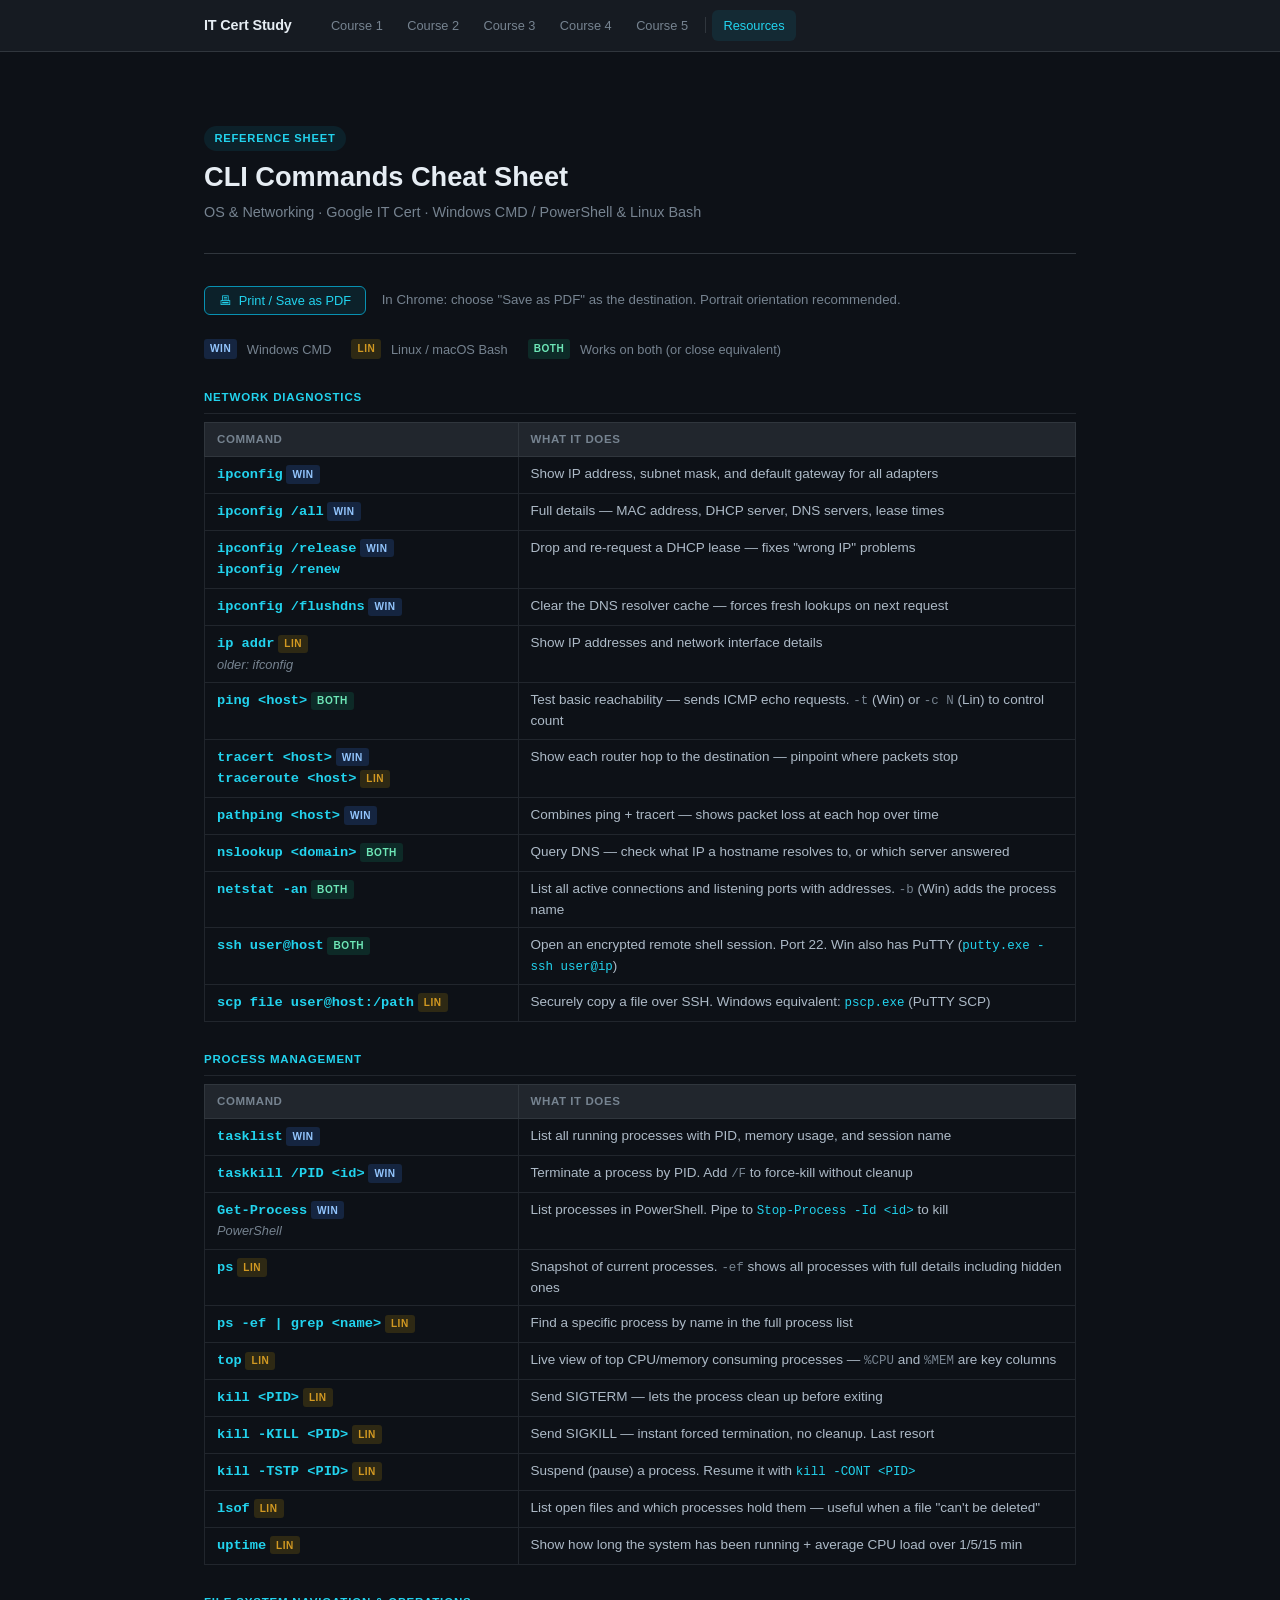
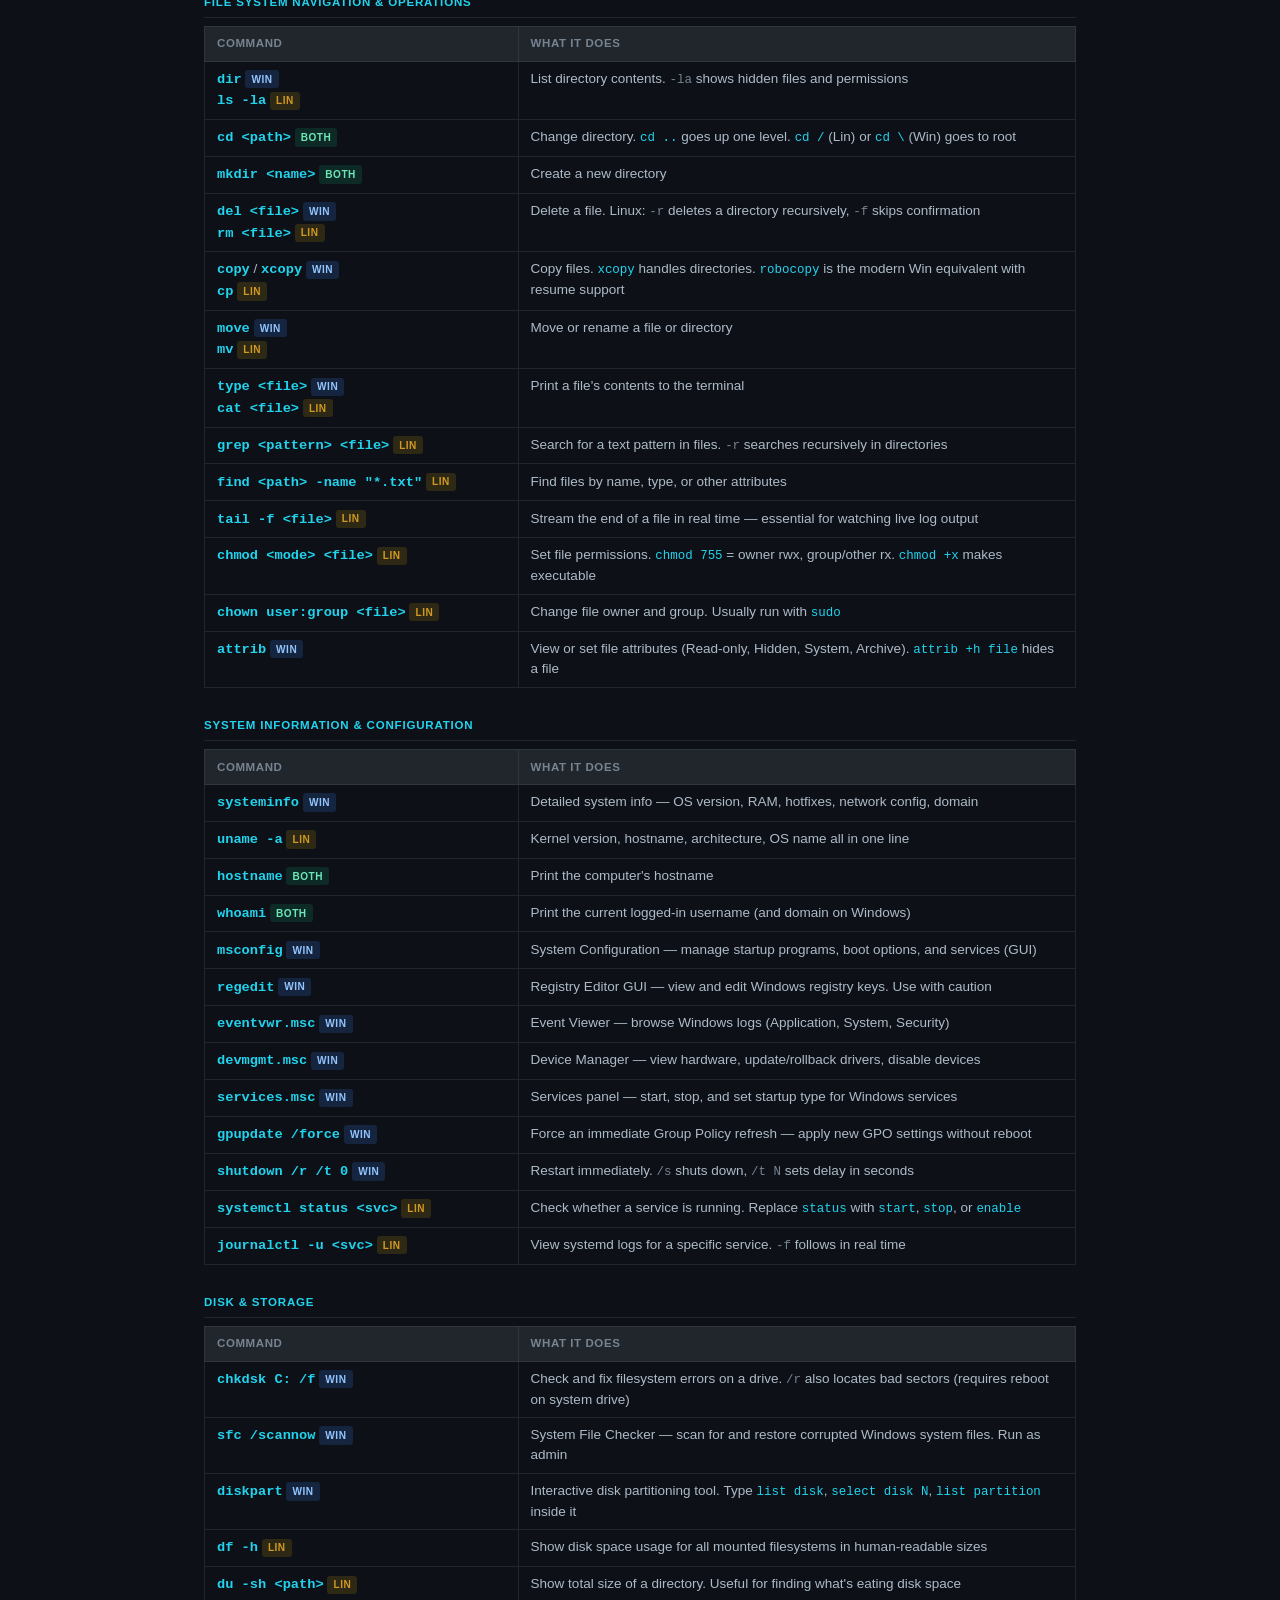
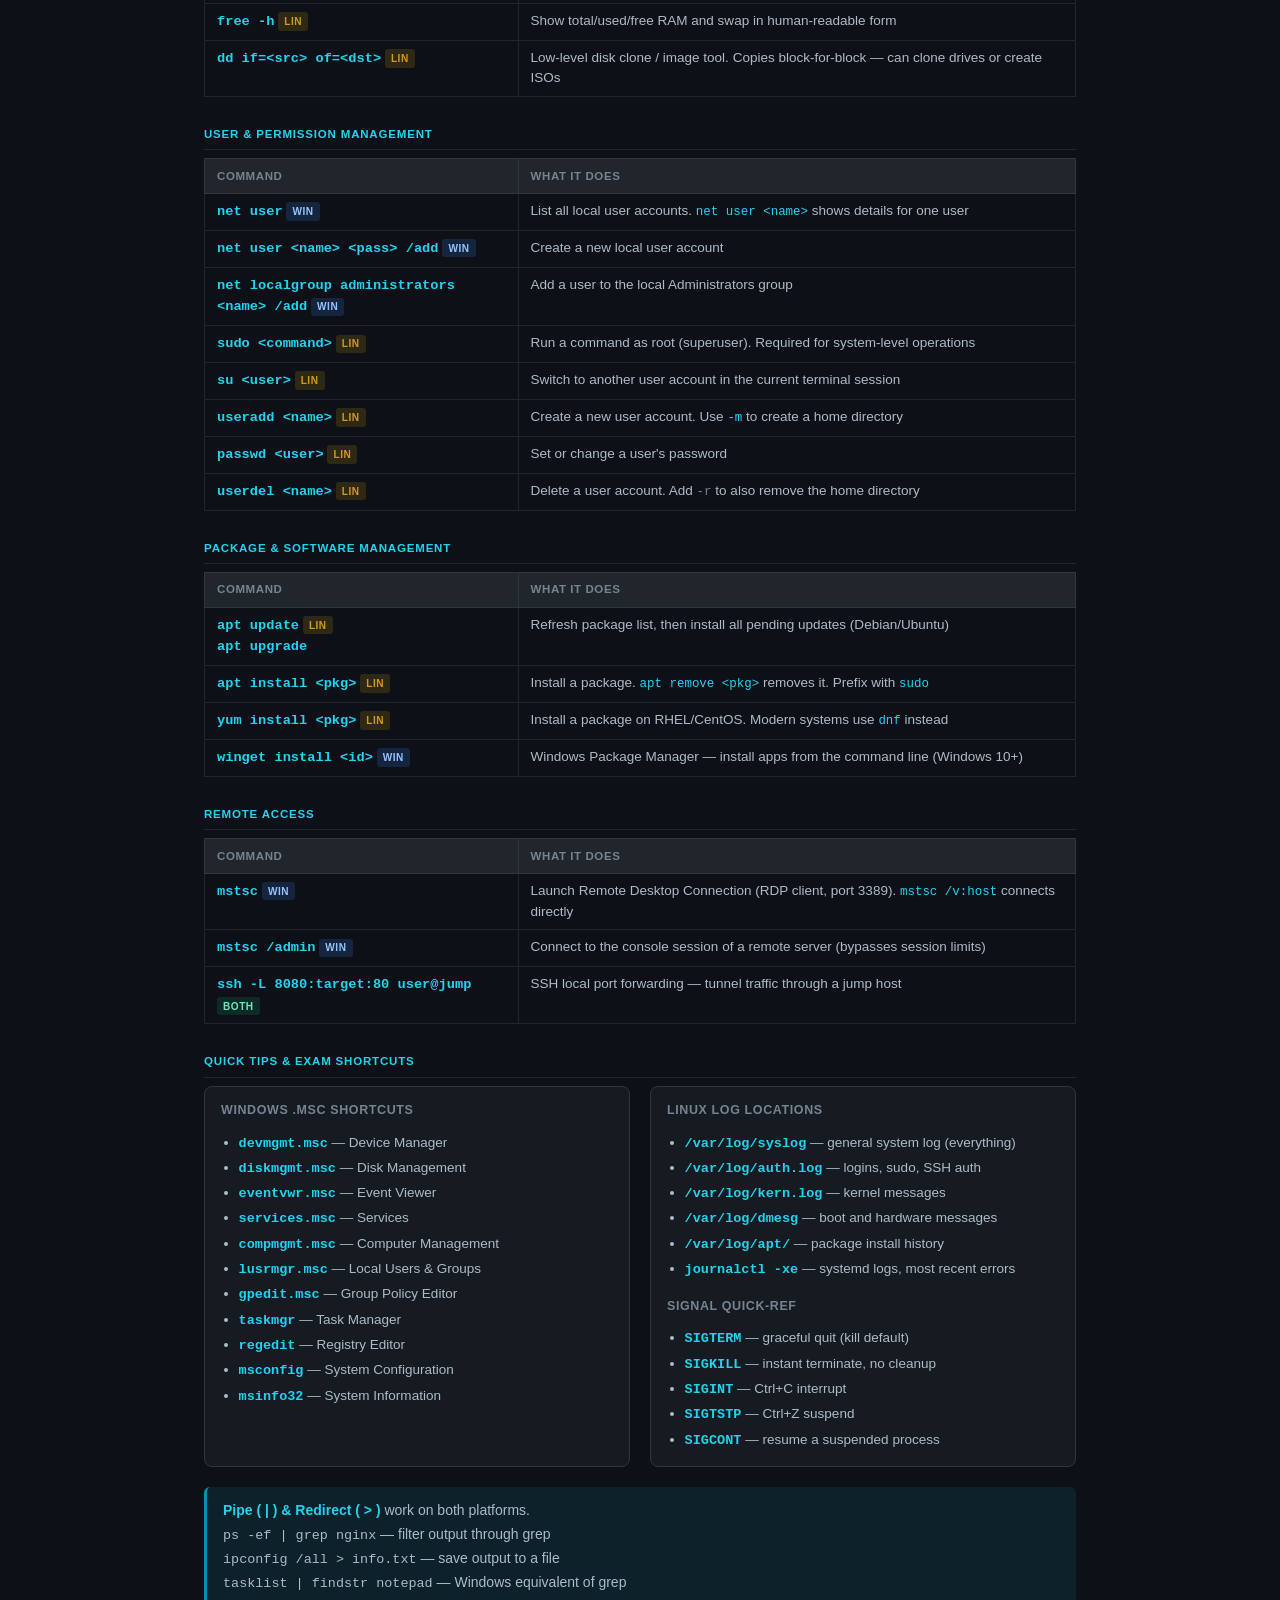
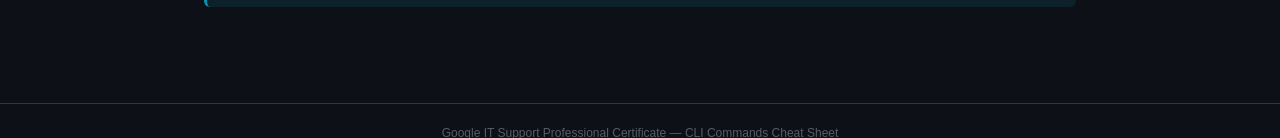
<file: resources/cli-commands.html>
<!DOCTYPE html>
<html lang="en">
<head>
  <meta charset="UTF-8">
  <meta name="viewport" content="width=device-width, initial-scale=1.0">
  <title>CLI Commands Cheat Sheet - Reference Sheet</title>
  <link rel="stylesheet" href="../style.css">
  <link rel="manifest" href="../manifest.json">
  <meta name="theme-color" content="#0891b2">
  <link rel="apple-touch-icon" href="../icons/icon-192.png">
  <style>
    .cmd-table {
      width: 100%;
      border-collapse: collapse;
      font-size: 0.845rem;
      margin-top: 0.25rem;
    }
    .cmd-table th {
      background: var(--bg-2);
      color: var(--text-2);
      font-weight: 600;
      font-size: 0.72rem;
      text-transform: uppercase;
      letter-spacing: .05em;
      padding: 0.45rem 0.75rem;
      text-align: left;
      border: 1px solid var(--border);
    }
    .cmd-table td {
      padding: 0.45rem 0.75rem;
      border: 1px solid var(--border-muted);
      color: var(--text-1);
      vertical-align: top;
      line-height: 1.5;
    }
    .cmd-table tr:hover td { background: var(--bg-2); }
    .cmd-table td:first-child { width: 36%; }

    .mono {
      font-family: var(--font-mono);
      font-weight: 700;
      color: var(--accent-light);
      font-size: 0.855rem;
    }
    .mono-sm {
      font-family: var(--font-mono);
      color: var(--accent-light);
      font-size: 0.78rem;
    }
    .muted { color: var(--text-2); font-style: italic; font-size: 0.8rem; }
    .flag { color: var(--text-2); font-family: var(--font-mono); font-size: 0.78rem; }

    .chart-section-heading {
      font-size: 0.72rem;
      font-weight: 700;
      text-transform: uppercase;
      letter-spacing: .07em;
      color: var(--accent-light);
      margin: 1.75rem 0 0.5rem;
      padding-bottom: 0.35rem;
      border-bottom: 1px solid var(--border-muted);
    }

    .os-badge {
      display: inline-block;
      font-size: 0.63rem;
      font-weight: 700;
      text-transform: uppercase;
      letter-spacing: .05em;
      border-radius: 3px;
      padding: 0.1rem 0.38rem;
      vertical-align: middle;
      margin-right: 0.25rem;
    }
    .win  { background: rgba(59,130,246,.18); color: #93c5fd; }
    .lin  { background: rgba(234,179,8,.15);  color: var(--warning); }
    .both { background: rgba(16,185,129,.15); color: #6ee7b7; }

    .print-bar {
      display: flex;
      align-items: center;
      gap: 1rem;
      margin-bottom: 1.5rem;
      flex-wrap: wrap;
    }
    .print-bar p { font-size: 0.83rem; color: var(--text-2); }

    .callout {
      background: var(--accent-dim);
      border-left: 3px solid var(--accent);
      border-radius: 6px;
      padding: 0.75rem 1rem;
      margin: 0.25rem 0 1rem;
      font-size: 0.875rem;
      color: var(--text-1);
    }
    .callout strong { color: var(--accent-light); }

    .legend {
      display: flex;
      gap: 1.25rem;
      flex-wrap: wrap;
      font-size: 0.8rem;
      color: var(--text-2);
      margin-bottom: 1rem;
      align-items: center;
    }
    .legend span { display: flex; align-items: center; gap: 0.35rem; }

    .two-col {
      display: grid;
      grid-template-columns: 1fr 1fr;
      gap: 1.25rem;
      margin-top: 0.25rem;
    }

    .tip-card {
      background: var(--bg-1);
      border: 1px solid var(--border);
      border-radius: 8px;
      padding: 0.85rem 1rem;
    }
    .tip-card h3 {
      font-size: 0.78rem;
      font-weight: 700;
      text-transform: uppercase;
      letter-spacing: .05em;
      color: var(--text-2);
      margin: 0 0 0.6rem;
    }
    .tip-card ul {
      margin: 0;
      padding-left: 1.1rem;
      font-size: 0.845rem;
      color: var(--text-1);
      line-height: 1.8;
    }
    .tip-card ul li strong { font-family: var(--font-mono); color: var(--accent-light); }

    @media (max-width: 640px) {
      .two-col { grid-template-columns: 1fr; }
    }

    @media print {
      .print-hide { display: none !important; }
      .site-nav, .site-footer { display: none !important; }
      body { background: #fff !important; color: #000 !important; }
      .page-wrap { padding: 0.5rem 1rem !important; max-width: 100% !important; }
      .course-header { padding: 1rem 0 0.75rem !important; }
      .course-header h1, .course-header .subtitle { color: #000 !important; }
      .course-badge { background: #eee !important; color: #333 !important; }
      .chart-section-heading { color: #000 !important; border-color: #ccc !important; }
      .cmd-table th { background: #f0f0f0 !important; color: #000 !important; border-color: #ccc !important; }
      .cmd-table td { color: #111 !important; border-color: #ccc !important; }
      .cmd-table tr:hover td { background: transparent !important; }
      .mono { color: #000 !important; }
      .mono-sm { color: #333 !important; }
      .muted { color: #555 !important; }
      .flag { color: #555 !important; }
      .win  { background: #dbeafe !important; color: #1e40af !important; }
      .lin  { background: #fef9c3 !important; color: #854d0e !important; }
      .both { background: #d1fae5 !important; color: #065f46 !important; }
      .callout { background: #f5f5f5 !important; border-color: #999 !important; }
      .callout strong { color: #000 !important; }
      .tip-card { background: #fafafa !important; border-color: #ccc !important; }
      .two-col { grid-template-columns: 1fr 1fr; }
      @page { margin: 1.5cm; }
    }
  </style>
</head>
<body>

<nav class="site-nav print-hide">
  <div class="nav-inner">
    <a href="../index.html" class="nav-logo">IT Cert Study</a>
    <ul class="nav-links">
      <li><a href="../courses/01-technical-support-fundamentals.html">Course 1</a></li>
      <li><a href="../courses/02-bits-and-bytes-networking.html">Course 2</a></li>
      <li><a href="../courses/03-operating-systems.html">Course 3</a></li>
      <li><a href="../courses/04-system-administration.html">Course 4</a></li>
      <li><a href="../courses/05-it-security.html">Course 5</a></li>
      <li class="nav-sep" aria-hidden="true"></li>
      <li><a href="../resources.html" class="active">Resources</a></li>
    </ul>
  </div>
</nav>

<main class="page-wrap">

  <header class="course-header">
    <span class="course-badge">Reference Sheet</span>
    <h1>CLI Commands Cheat Sheet</h1>
    <p class="subtitle">OS &amp; Networking &middot; Google IT Cert &middot; Windows CMD / PowerShell &amp; Linux Bash</p>
  </header>

  <div class="print-bar print-hide">
    <button class="btn-accent" onclick="window.print()">&#128438;&nbsp; Print / Save as PDF</button>
    <p>In Chrome: choose "Save as PDF" as the destination. Portrait orientation recommended.</p>
  </div>

  <div class="legend">
    <span><span class="os-badge win">WIN</span> Windows CMD</span>
    <span><span class="os-badge lin">LIN</span> Linux / macOS Bash</span>
    <span><span class="os-badge both">BOTH</span> Works on both (or close equivalent)</span>
  </div>

  <!-- NETWORK DIAGNOSTICS -->
  <p class="chart-section-heading">Network Diagnostics</p>
  <table class="cmd-table">
    <thead>
      <tr>
        <th>Command</th>
        <th>What it does</th>
      </tr>
    </thead>
    <tbody>
      <tr>
        <td><span class="mono">ipconfig</span> <span class="os-badge win">WIN</span></td>
        <td>Show IP address, subnet mask, and default gateway for all adapters</td>
      </tr>
      <tr>
        <td><span class="mono">ipconfig /all</span> <span class="os-badge win">WIN</span></td>
        <td>Full details — MAC address, DHCP server, DNS servers, lease times</td>
      </tr>
      <tr>
        <td><span class="mono">ipconfig /release</span> <span class="os-badge win">WIN</span><br><span class="mono">ipconfig /renew</span></td>
        <td>Drop and re-request a DHCP lease — fixes "wrong IP" problems</td>
      </tr>
      <tr>
        <td><span class="mono">ipconfig /flushdns</span> <span class="os-badge win">WIN</span></td>
        <td>Clear the DNS resolver cache — forces fresh lookups on next request</td>
      </tr>
      <tr>
        <td><span class="mono">ip addr</span> <span class="os-badge lin">LIN</span><br><span class="muted">older: ifconfig</span></td>
        <td>Show IP addresses and network interface details</td>
      </tr>
      <tr>
        <td><span class="mono">ping &lt;host&gt;</span> <span class="os-badge both">BOTH</span></td>
        <td>Test basic reachability — sends ICMP echo requests. <span class="flag">-t</span> (Win) or <span class="flag">-c N</span> (Lin) to control count</td>
      </tr>
      <tr>
        <td><span class="mono">tracert &lt;host&gt;</span> <span class="os-badge win">WIN</span><br><span class="mono">traceroute &lt;host&gt;</span> <span class="os-badge lin">LIN</span></td>
        <td>Show each router hop to the destination — pinpoint where packets stop</td>
      </tr>
      <tr>
        <td><span class="mono">pathping &lt;host&gt;</span> <span class="os-badge win">WIN</span></td>
        <td>Combines ping + tracert — shows packet loss at each hop over time</td>
      </tr>
      <tr>
        <td><span class="mono">nslookup &lt;domain&gt;</span> <span class="os-badge both">BOTH</span></td>
        <td>Query DNS — check what IP a hostname resolves to, or which server answered</td>
      </tr>
      <tr>
        <td><span class="mono">netstat -an</span> <span class="os-badge both">BOTH</span></td>
        <td>List all active connections and listening ports with addresses. <span class="flag">-b</span> (Win) adds the process name</td>
      </tr>
      <tr>
        <td><span class="mono">ssh user@host</span> <span class="os-badge both">BOTH</span></td>
        <td>Open an encrypted remote shell session. Port 22. Win also has PuTTY (<span class="mono-sm">putty.exe -ssh user@ip</span>)</td>
      </tr>
      <tr>
        <td><span class="mono">scp file user@host:/path</span> <span class="os-badge lin">LIN</span></td>
        <td>Securely copy a file over SSH. Windows equivalent: <span class="mono-sm">pscp.exe</span> (PuTTY SCP)</td>
      </tr>
    </tbody>
  </table>

  <!-- PROCESS MANAGEMENT -->
  <p class="chart-section-heading">Process Management</p>
  <table class="cmd-table">
    <thead>
      <tr>
        <th>Command</th>
        <th>What it does</th>
      </tr>
    </thead>
    <tbody>
      <tr>
        <td><span class="mono">tasklist</span> <span class="os-badge win">WIN</span></td>
        <td>List all running processes with PID, memory usage, and session name</td>
      </tr>
      <tr>
        <td><span class="mono">taskkill /PID &lt;id&gt;</span> <span class="os-badge win">WIN</span></td>
        <td>Terminate a process by PID. Add <span class="flag">/F</span> to force-kill without cleanup</td>
      </tr>
      <tr>
        <td><span class="mono">Get-Process</span> <span class="os-badge win">WIN</span><br><span class="muted">PowerShell</span></td>
        <td>List processes in PowerShell. Pipe to <span class="mono-sm">Stop-Process -Id &lt;id&gt;</span> to kill</td>
      </tr>
      <tr>
        <td><span class="mono">ps</span> <span class="os-badge lin">LIN</span></td>
        <td>Snapshot of current processes. <span class="flag">-ef</span> shows all processes with full details including hidden ones</td>
      </tr>
      <tr>
        <td><span class="mono">ps -ef | grep &lt;name&gt;</span> <span class="os-badge lin">LIN</span></td>
        <td>Find a specific process by name in the full process list</td>
      </tr>
      <tr>
        <td><span class="mono">top</span> <span class="os-badge lin">LIN</span></td>
        <td>Live view of top CPU/memory consuming processes — <span class="flag">%CPU</span> and <span class="flag">%MEM</span> are key columns</td>
      </tr>
      <tr>
        <td><span class="mono">kill &lt;PID&gt;</span> <span class="os-badge lin">LIN</span></td>
        <td>Send SIGTERM — lets the process clean up before exiting</td>
      </tr>
      <tr>
        <td><span class="mono">kill -KILL &lt;PID&gt;</span> <span class="os-badge lin">LIN</span></td>
        <td>Send SIGKILL — instant forced termination, no cleanup. Last resort</td>
      </tr>
      <tr>
        <td><span class="mono">kill -TSTP &lt;PID&gt;</span> <span class="os-badge lin">LIN</span></td>
        <td>Suspend (pause) a process. Resume it with <span class="mono-sm">kill -CONT &lt;PID&gt;</span></td>
      </tr>
      <tr>
        <td><span class="mono">lsof</span> <span class="os-badge lin">LIN</span></td>
        <td>List open files and which processes hold them — useful when a file "can't be deleted"</td>
      </tr>
      <tr>
        <td><span class="mono">uptime</span> <span class="os-badge lin">LIN</span></td>
        <td>Show how long the system has been running + average CPU load over 1/5/15 min</td>
      </tr>
    </tbody>
  </table>

  <!-- FILE SYSTEM -->
  <p class="chart-section-heading">File System Navigation &amp; Operations</p>
  <table class="cmd-table">
    <thead>
      <tr>
        <th>Command</th>
        <th>What it does</th>
      </tr>
    </thead>
    <tbody>
      <tr>
        <td><span class="mono">dir</span> <span class="os-badge win">WIN</span><br><span class="mono">ls -la</span> <span class="os-badge lin">LIN</span></td>
        <td>List directory contents. <span class="flag">-la</span> shows hidden files and permissions</td>
      </tr>
      <tr>
        <td><span class="mono">cd &lt;path&gt;</span> <span class="os-badge both">BOTH</span></td>
        <td>Change directory. <span class="mono-sm">cd ..</span> goes up one level. <span class="mono-sm">cd /</span> (Lin) or <span class="mono-sm">cd \</span> (Win) goes to root</td>
      </tr>
      <tr>
        <td><span class="mono">mkdir &lt;name&gt;</span> <span class="os-badge both">BOTH</span></td>
        <td>Create a new directory</td>
      </tr>
      <tr>
        <td><span class="mono">del &lt;file&gt;</span> <span class="os-badge win">WIN</span><br><span class="mono">rm &lt;file&gt;</span> <span class="os-badge lin">LIN</span></td>
        <td>Delete a file. Linux: <span class="flag">-r</span> deletes a directory recursively, <span class="flag">-f</span> skips confirmation</td>
      </tr>
      <tr>
        <td><span class="mono">copy</span> / <span class="mono">xcopy</span> <span class="os-badge win">WIN</span><br><span class="mono">cp</span> <span class="os-badge lin">LIN</span></td>
        <td>Copy files. <span class="mono-sm">xcopy</span> handles directories. <span class="mono-sm">robocopy</span> is the modern Win equivalent with resume support</td>
      </tr>
      <tr>
        <td><span class="mono">move</span> <span class="os-badge win">WIN</span><br><span class="mono">mv</span> <span class="os-badge lin">LIN</span></td>
        <td>Move or rename a file or directory</td>
      </tr>
      <tr>
        <td><span class="mono">type &lt;file&gt;</span> <span class="os-badge win">WIN</span><br><span class="mono">cat &lt;file&gt;</span> <span class="os-badge lin">LIN</span></td>
        <td>Print a file's contents to the terminal</td>
      </tr>
      <tr>
        <td><span class="mono">grep &lt;pattern&gt; &lt;file&gt;</span> <span class="os-badge lin">LIN</span></td>
        <td>Search for a text pattern in files. <span class="flag">-r</span> searches recursively in directories</td>
      </tr>
      <tr>
        <td><span class="mono">find &lt;path&gt; -name "*.txt"</span> <span class="os-badge lin">LIN</span></td>
        <td>Find files by name, type, or other attributes</td>
      </tr>
      <tr>
        <td><span class="mono">tail -f &lt;file&gt;</span> <span class="os-badge lin">LIN</span></td>
        <td>Stream the end of a file in real time — essential for watching live log output</td>
      </tr>
      <tr>
        <td><span class="mono">chmod &lt;mode&gt; &lt;file&gt;</span> <span class="os-badge lin">LIN</span></td>
        <td>Set file permissions. <span class="mono-sm">chmod 755</span> = owner rwx, group/other rx. <span class="mono-sm">chmod +x</span> makes executable</td>
      </tr>
      <tr>
        <td><span class="mono">chown user:group &lt;file&gt;</span> <span class="os-badge lin">LIN</span></td>
        <td>Change file owner and group. Usually run with <span class="mono-sm">sudo</span></td>
      </tr>
      <tr>
        <td><span class="mono">attrib</span> <span class="os-badge win">WIN</span></td>
        <td>View or set file attributes (Read-only, Hidden, System, Archive). <span class="mono-sm">attrib +h file</span> hides a file</td>
      </tr>
    </tbody>
  </table>

  <!-- SYSTEM INFO -->
  <p class="chart-section-heading">System Information &amp; Configuration</p>
  <table class="cmd-table">
    <thead>
      <tr>
        <th>Command</th>
        <th>What it does</th>
      </tr>
    </thead>
    <tbody>
      <tr>
        <td><span class="mono">systeminfo</span> <span class="os-badge win">WIN</span></td>
        <td>Detailed system info — OS version, RAM, hotfixes, network config, domain</td>
      </tr>
      <tr>
        <td><span class="mono">uname -a</span> <span class="os-badge lin">LIN</span></td>
        <td>Kernel version, hostname, architecture, OS name all in one line</td>
      </tr>
      <tr>
        <td><span class="mono">hostname</span> <span class="os-badge both">BOTH</span></td>
        <td>Print the computer's hostname</td>
      </tr>
      <tr>
        <td><span class="mono">whoami</span> <span class="os-badge both">BOTH</span></td>
        <td>Print the current logged-in username (and domain on Windows)</td>
      </tr>
      <tr>
        <td><span class="mono">msconfig</span> <span class="os-badge win">WIN</span></td>
        <td>System Configuration — manage startup programs, boot options, and services (GUI)</td>
      </tr>
      <tr>
        <td><span class="mono">regedit</span> <span class="os-badge win">WIN</span></td>
        <td>Registry Editor GUI — view and edit Windows registry keys. Use with caution</td>
      </tr>
      <tr>
        <td><span class="mono">eventvwr.msc</span> <span class="os-badge win">WIN</span></td>
        <td>Event Viewer — browse Windows logs (Application, System, Security)</td>
      </tr>
      <tr>
        <td><span class="mono">devmgmt.msc</span> <span class="os-badge win">WIN</span></td>
        <td>Device Manager — view hardware, update/rollback drivers, disable devices</td>
      </tr>
      <tr>
        <td><span class="mono">services.msc</span> <span class="os-badge win">WIN</span></td>
        <td>Services panel — start, stop, and set startup type for Windows services</td>
      </tr>
      <tr>
        <td><span class="mono">gpupdate /force</span> <span class="os-badge win">WIN</span></td>
        <td>Force an immediate Group Policy refresh — apply new GPO settings without reboot</td>
      </tr>
      <tr>
        <td><span class="mono">shutdown /r /t 0</span> <span class="os-badge win">WIN</span></td>
        <td>Restart immediately. <span class="flag">/s</span> shuts down, <span class="flag">/t N</span> sets delay in seconds</td>
      </tr>
      <tr>
        <td><span class="mono">systemctl status &lt;svc&gt;</span> <span class="os-badge lin">LIN</span></td>
        <td>Check whether a service is running. Replace <span class="mono-sm">status</span> with <span class="mono-sm">start</span>, <span class="mono-sm">stop</span>, or <span class="mono-sm">enable</span></td>
      </tr>
      <tr>
        <td><span class="mono">journalctl -u &lt;svc&gt;</span> <span class="os-badge lin">LIN</span></td>
        <td>View systemd logs for a specific service. <span class="flag">-f</span> follows in real time</td>
      </tr>
    </tbody>
  </table>

  <!-- DISK & STORAGE -->
  <p class="chart-section-heading">Disk &amp; Storage</p>
  <table class="cmd-table">
    <thead>
      <tr>
        <th>Command</th>
        <th>What it does</th>
      </tr>
    </thead>
    <tbody>
      <tr>
        <td><span class="mono">chkdsk C: /f</span> <span class="os-badge win">WIN</span></td>
        <td>Check and fix filesystem errors on a drive. <span class="flag">/r</span> also locates bad sectors (requires reboot on system drive)</td>
      </tr>
      <tr>
        <td><span class="mono">sfc /scannow</span> <span class="os-badge win">WIN</span></td>
        <td>System File Checker — scan for and restore corrupted Windows system files. Run as admin</td>
      </tr>
      <tr>
        <td><span class="mono">diskpart</span> <span class="os-badge win">WIN</span></td>
        <td>Interactive disk partitioning tool. Type <span class="mono-sm">list disk</span>, <span class="mono-sm">select disk N</span>, <span class="mono-sm">list partition</span> inside it</td>
      </tr>
      <tr>
        <td><span class="mono">df -h</span> <span class="os-badge lin">LIN</span></td>
        <td>Show disk space usage for all mounted filesystems in human-readable sizes</td>
      </tr>
      <tr>
        <td><span class="mono">du -sh &lt;path&gt;</span> <span class="os-badge lin">LIN</span></td>
        <td>Show total size of a directory. Useful for finding what's eating disk space</td>
      </tr>
      <tr>
        <td><span class="mono">free -h</span> <span class="os-badge lin">LIN</span></td>
        <td>Show total/used/free RAM and swap in human-readable form</td>
      </tr>
      <tr>
        <td><span class="mono">dd if=&lt;src&gt; of=&lt;dst&gt;</span> <span class="os-badge lin">LIN</span></td>
        <td>Low-level disk clone / image tool. Copies block-for-block — can clone drives or create ISOs</td>
      </tr>
    </tbody>
  </table>

  <!-- USER MANAGEMENT -->
  <p class="chart-section-heading">User &amp; Permission Management</p>
  <table class="cmd-table">
    <thead>
      <tr>
        <th>Command</th>
        <th>What it does</th>
      </tr>
    </thead>
    <tbody>
      <tr>
        <td><span class="mono">net user</span> <span class="os-badge win">WIN</span></td>
        <td>List all local user accounts. <span class="mono-sm">net user &lt;name&gt;</span> shows details for one user</td>
      </tr>
      <tr>
        <td><span class="mono">net user &lt;name&gt; &lt;pass&gt; /add</span> <span class="os-badge win">WIN</span></td>
        <td>Create a new local user account</td>
      </tr>
      <tr>
        <td><span class="mono">net localgroup administrators &lt;name&gt; /add</span> <span class="os-badge win">WIN</span></td>
        <td>Add a user to the local Administrators group</td>
      </tr>
      <tr>
        <td><span class="mono">sudo &lt;command&gt;</span> <span class="os-badge lin">LIN</span></td>
        <td>Run a command as root (superuser). Required for system-level operations</td>
      </tr>
      <tr>
        <td><span class="mono">su &lt;user&gt;</span> <span class="os-badge lin">LIN</span></td>
        <td>Switch to another user account in the current terminal session</td>
      </tr>
      <tr>
        <td><span class="mono">useradd &lt;name&gt;</span> <span class="os-badge lin">LIN</span></td>
        <td>Create a new user account. Use <span class="mono-sm">-m</span> to create a home directory</td>
      </tr>
      <tr>
        <td><span class="mono">passwd &lt;user&gt;</span> <span class="os-badge lin">LIN</span></td>
        <td>Set or change a user's password</td>
      </tr>
      <tr>
        <td><span class="mono">userdel &lt;name&gt;</span> <span class="os-badge lin">LIN</span></td>
        <td>Delete a user account. Add <span class="flag">-r</span> to also remove the home directory</td>
      </tr>
    </tbody>
  </table>

  <!-- PACKAGE MANAGEMENT -->
  <p class="chart-section-heading">Package &amp; Software Management</p>
  <table class="cmd-table">
    <thead>
      <tr>
        <th>Command</th>
        <th>What it does</th>
      </tr>
    </thead>
    <tbody>
      <tr>
        <td><span class="mono">apt update</span> <span class="os-badge lin">LIN</span><br><span class="mono">apt upgrade</span></td>
        <td>Refresh package list, then install all pending updates (Debian/Ubuntu)</td>
      </tr>
      <tr>
        <td><span class="mono">apt install &lt;pkg&gt;</span> <span class="os-badge lin">LIN</span></td>
        <td>Install a package. <span class="mono-sm">apt remove &lt;pkg&gt;</span> removes it. Prefix with <span class="mono-sm">sudo</span></td>
      </tr>
      <tr>
        <td><span class="mono">yum install &lt;pkg&gt;</span> <span class="os-badge lin">LIN</span></td>
        <td>Install a package on RHEL/CentOS. Modern systems use <span class="mono-sm">dnf</span> instead</td>
      </tr>
      <tr>
        <td><span class="mono">winget install &lt;id&gt;</span> <span class="os-badge win">WIN</span></td>
        <td>Windows Package Manager — install apps from the command line (Windows 10+)</td>
      </tr>
    </tbody>
  </table>

  <!-- REMOTE DESKTOP -->
  <p class="chart-section-heading">Remote Access</p>
  <table class="cmd-table">
    <thead>
      <tr>
        <th>Command</th>
        <th>What it does</th>
      </tr>
    </thead>
    <tbody>
      <tr>
        <td><span class="mono">mstsc</span> <span class="os-badge win">WIN</span></td>
        <td>Launch Remote Desktop Connection (RDP client, port 3389). <span class="mono-sm">mstsc /v:host</span> connects directly</td>
      </tr>
      <tr>
        <td><span class="mono">mstsc /admin</span> <span class="os-badge win">WIN</span></td>
        <td>Connect to the console session of a remote server (bypasses session limits)</td>
      </tr>
      <tr>
        <td><span class="mono">ssh -L 8080:target:80 user@jump</span> <span class="os-badge both">BOTH</span></td>
        <td>SSH local port forwarding — tunnel traffic through a jump host</td>
      </tr>
    </tbody>
  </table>

  <!-- QUICK TIPS -->
  <p class="chart-section-heading">Quick Tips &amp; Exam Shortcuts</p>
  <div class="two-col">

    <div class="tip-card">
      <h3>Windows .msc Shortcuts</h3>
      <ul>
        <li><strong>devmgmt.msc</strong> &mdash; Device Manager</li>
        <li><strong>diskmgmt.msc</strong> &mdash; Disk Management</li>
        <li><strong>eventvwr.msc</strong> &mdash; Event Viewer</li>
        <li><strong>services.msc</strong> &mdash; Services</li>
        <li><strong>compmgmt.msc</strong> &mdash; Computer Management</li>
        <li><strong>lusrmgr.msc</strong> &mdash; Local Users &amp; Groups</li>
        <li><strong>gpedit.msc</strong> &mdash; Group Policy Editor</li>
        <li><strong>taskmgr</strong> &mdash; Task Manager</li>
        <li><strong>regedit</strong> &mdash; Registry Editor</li>
        <li><strong>msconfig</strong> &mdash; System Configuration</li>
        <li><strong>msinfo32</strong> &mdash; System Information</li>
      </ul>
    </div>

    <div class="tip-card">
      <h3>Linux Log Locations</h3>
      <ul>
        <li><strong>/var/log/syslog</strong> &mdash; general system log (everything)</li>
        <li><strong>/var/log/auth.log</strong> &mdash; logins, sudo, SSH auth</li>
        <li><strong>/var/log/kern.log</strong> &mdash; kernel messages</li>
        <li><strong>/var/log/dmesg</strong> &mdash; boot and hardware messages</li>
        <li><strong>/var/log/apt/</strong> &mdash; package install history</li>
        <li><strong>journalctl -xe</strong> &mdash; systemd logs, most recent errors</li>
      </ul>
      <h3 style="margin-top:0.85rem;">Signal Quick-Ref</h3>
      <ul>
        <li><strong>SIGTERM</strong> &mdash; graceful quit (kill default)</li>
        <li><strong>SIGKILL</strong> &mdash; instant terminate, no cleanup</li>
        <li><strong>SIGINT</strong> &mdash; Ctrl+C interrupt</li>
        <li><strong>SIGTSTP</strong> &mdash; Ctrl+Z suspend</li>
        <li><strong>SIGCONT</strong> &mdash; resume a suspended process</li>
      </ul>
    </div>

  </div>

  <div class="callout" style="margin-top:1.25rem;">
    <strong>Pipe ( | ) &amp; Redirect ( &gt; )</strong> work on both platforms.<br>
    <span style="font-family:var(--font-mono);font-size:0.84rem;">ps -ef | grep nginx</span> &mdash; filter output through grep<br>
    <span style="font-family:var(--font-mono);font-size:0.84rem;">ipconfig /all &gt; info.txt</span> &mdash; save output to a file<br>
    <span style="font-family:var(--font-mono);font-size:0.84rem;">tasklist | findstr notepad</span> &mdash; Windows equivalent of grep
  </div>

</main>

<footer class="site-footer print-hide">
  Google IT Support Professional Certificate &mdash; CLI Commands Cheat Sheet
</footer>

<script>
  if ('serviceWorker' in navigator) {
    window.addEventListener('load', () => {
      navigator.serviceWorker.register('../sw.js');
    });
  }
</script>

</body>
</html>
</file>
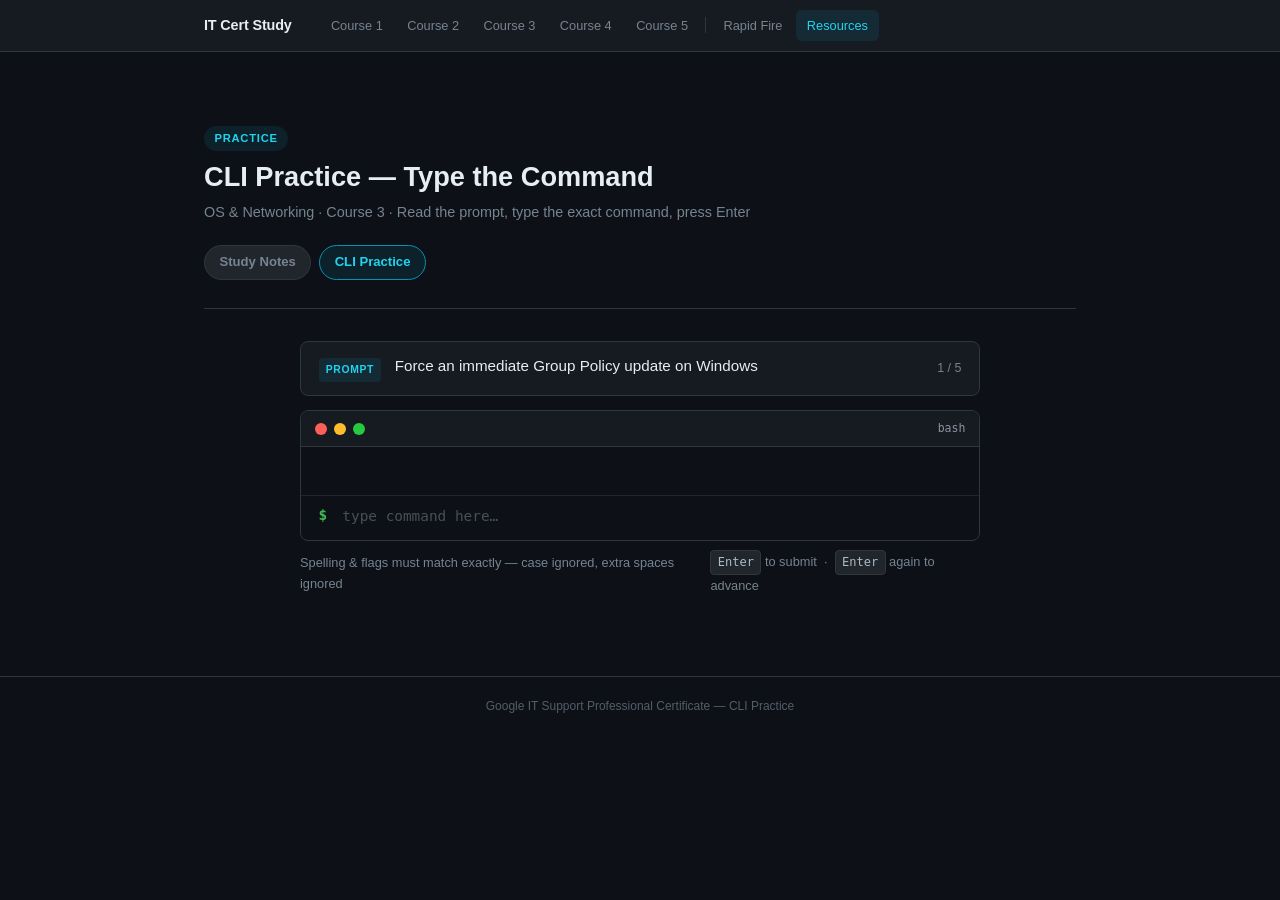
<file: resources/cli-practice.html>
<!DOCTYPE html>
<html lang="en">
<head>
  <meta charset="UTF-8">
  <meta name="viewport" content="width=device-width, initial-scale=1.0">
  <title>CLI Practice - Type the Command</title>
  <link rel="stylesheet" href="../style.css">
  <link rel="manifest" href="../manifest.json">
  <meta name="theme-color" content="#0891b2">
  <link rel="apple-touch-icon" href="../icons/icon-192.png">
  <style>
    .cli-game { max-width: 680px; margin: 0 auto; }

    .cli-prompt-box {
      background: var(--bg-1);
      border: 1px solid var(--border);
      border-radius: 8px;
      padding: 0.85rem 1.1rem;
      margin-bottom: 0.85rem;
      display: flex;
      align-items: flex-start;
      gap: 0.85rem;
    }
    .cli-prompt-label {
      font-size: 0.65rem;
      font-weight: 700;
      text-transform: uppercase;
      letter-spacing: .06em;
      color: var(--accent-light);
      background: var(--accent-dim);
      padding: 0.2rem 0.45rem;
      border-radius: 4px;
      white-space: nowrap;
      margin-top: 0.2rem;
      flex-shrink: 0;
    }
    .cli-prompt-text {
      flex: 1;
      font-size: 0.95rem;
      color: var(--text-0);
      margin: 0;
      line-height: 1.5;
    }
    .cli-progress-label {
      font-size: 0.78rem;
      color: var(--text-2);
      white-space: nowrap;
      align-self: center;
    }

    .cli-terminal {
      background: #0d1117;
      border-radius: 8px;
      overflow: hidden;
      border: 1px solid #30363d;
      font-family: var(--font-mono);
      font-size: 0.9rem;
    }
    .cli-topbar {
      background: #161b22;
      padding: 0.5rem 0.85rem;
      display: flex;
      align-items: center;
      gap: 0.45rem;
      border-bottom: 1px solid #30363d;
    }
    .cli-dot {
      width: 12px;
      height: 12px;
      border-radius: 50%;
    }
    .cli-dot-r { background: #ff5f56; }
    .cli-dot-y { background: #ffbd2e; }
    .cli-dot-g { background: #27c93f; }
    .cli-topbar-title {
      margin-left: auto;
      font-size: 0.72rem;
      color: #8b949e;
    }

    .cli-output {
      padding: 0.75rem 1.1rem 0.2rem;
      min-height: 3rem;
      color: #e6edf3;
      line-height: 1.9;
    }
    .cli-out-line  { display: block; }
    .cli-out-cmd   { color: #e6edf3; }
    .cli-out-ok    { color: #3fb950; }
    .cli-out-err   { color: #f85149; }
    .cli-out-hint  { color: #d29922; font-size: 0.85rem; }
    .cli-out-muted { color: #8b949e; font-size: 0.82rem; }

    .cli-input-row {
      display: flex;
      align-items: center;
      padding: 0.5rem 1.1rem 0.75rem;
      border-top: 1px solid #21262d;
      gap: 0.4rem;
    }
    .cli-ps1 { color: #3fb950; font-weight: 700; user-select: none; }
    .cli-input-field {
      flex: 1;
      background: transparent;
      border: none;
      outline: none;
      color: #e6edf3;
      font-family: var(--font-mono);
      font-size: 0.9rem;
      caret-color: #3fb950;
    }
    .cli-input-field::placeholder { color: #484f58; }
    .cli-input-field:disabled { opacity: 0; }

    .cli-score-screen {
      background: var(--bg-1);
      border: 1px solid var(--border);
      border-radius: 8px;
      padding: 2.5rem 1.5rem;
      text-align: center;
    }
    .cli-score-num {
      font-size: 3.5rem;
      font-weight: 700;
      font-family: var(--font-mono);
      color: var(--accent-light);
      line-height: 1;
      margin-bottom: 0.5rem;
    }
    .cli-score-denom { font-size: 1.75rem; color: var(--text-2); }
    .cli-score-msg {
      color: var(--text-1);
      margin: 0.6rem 0 1.5rem;
      font-size: 0.95rem;
    }

    .hint-bar {
      display: flex;
      align-items: center;
      justify-content: space-between;
      margin-top: 0.6rem;
      font-size: 0.8rem;
      color: var(--text-2);
    }
    .hint-bar kbd {
      display: inline-block;
      background: var(--bg-2);
      border: 1px solid var(--border);
      border-radius: 4px;
      padding: 0.1rem 0.4rem;
      font-family: var(--font-mono);
      font-size: 0.75rem;
      color: var(--text-1);
    }
  </style>
</head>
<body>

<nav class="site-nav">
  <div class="nav-inner">
    <a href="../index.html" class="nav-logo">IT Cert Study</a>
    <ul class="nav-links">
      <li><a href="../courses/01-technical-support-fundamentals.html">Course 1</a></li>
      <li><a href="../courses/02-bits-and-bytes-networking.html">Course 2</a></li>
      <li><a href="../courses/03-operating-systems.html">Course 3</a></li>
      <li><a href="../courses/04-system-administration.html">Course 4</a></li>
      <li><a href="../courses/05-it-security.html">Course 5</a></li>
      <li class="nav-sep" aria-hidden="true"></li>
      <li><a href="../quiz.html">Rapid Fire</a></li>
      <li><a href="../resources.html" class="active">Resources</a></li>
    </ul>
  </div>
</nav>

<main class="page-wrap">

  <header class="course-header">
    <span class="course-badge">Practice</span>
    <h1>CLI Practice &mdash; Type the Command</h1>
    <p class="subtitle">OS &amp; Networking &middot; Course 3 &middot; Read the prompt, type the exact command, press Enter</p>
    <nav class="course-tabs">
      <a href="../courses/03-operating-systems.html" class="course-tab">Study Notes</a>
      <a href="cli-practice.html" class="course-tab active">CLI Practice</a>
    </nav>
  </header>

  <div class="cli-game" id="cli-game">

    <!-- prompt box -->
    <div class="cli-prompt-box" id="cg-prompt-box">
      <span class="cli-prompt-label">Prompt</span>
      <p class="cli-prompt-text" id="cg-prompt-text">Loading&hellip;</p>
      <span class="cli-progress-label" id="cg-counter">1 / 5</span>
    </div>

    <!-- terminal -->
    <div class="cli-terminal" id="cg-terminal">
      <div class="cli-topbar">
        <span class="cli-dot cli-dot-r"></span>
        <span class="cli-dot cli-dot-y"></span>
        <span class="cli-dot cli-dot-g"></span>
        <span class="cli-topbar-title">bash</span>
      </div>
      <div class="cli-output" id="cg-output"></div>
      <div class="cli-input-row">
        <span class="cli-ps1">$&nbsp;</span>
        <input type="text" id="cg-input" class="cli-input-field"
               autocomplete="off" autocorrect="off" autocapitalize="none"
               spellcheck="false" placeholder="type command here&hellip;">
      </div>
    </div>

    <div class="hint-bar">
      <span>Spelling &amp; flags must match exactly &mdash; case ignored, extra spaces ignored</span>
      <span><kbd>Enter</kbd> to submit &nbsp;&middot;&nbsp; <kbd>Enter</kbd> again to advance</span>
    </div>

    <!-- score screen -->
    <div class="cli-score-screen" id="cg-score" style="display:none">
      <div class="cli-score-num">
        <span id="cg-score-got">0</span><span class="cli-score-denom">&nbsp;/ 5</span>
      </div>
      <p class="cli-score-msg" id="cg-score-msg"></p>
      <button class="btn-accent" onclick="cliRestart()">Try Again &mdash; new shuffle</button>
    </div>

  </div>

</main>

<footer class="site-footer">
  Google IT Support Professional Certificate &mdash; CLI Practice
</footer>

<script>
  const ALL_QUESTIONS = [
    {
      prompt: 'List all running processes with full details, including hidden ones (Linux)',
      accepted: ['ps -ef', 'ps -fe'],
      hint: 'ps -ef',
    },
    {
      prompt: 'Terminate process 1234 gracefully on Linux (send the default signal)',
      accepted: ['kill 1234', 'kill -15 1234', 'kill -term 1234', 'kill -sigterm 1234'],
      hint: 'kill 1234',
    },
    {
      prompt: 'Open the Windows Event Viewer from the Run box or command line',
      accepted: ['eventvwr.msc', 'eventvwr'],
      hint: 'eventvwr.msc',
    },
    {
      prompt: 'Show disk space for all mounted filesystems in human-readable format (Linux)',
      accepted: ['df -h'],
      hint: 'df -h',
    },
    {
      prompt: 'Force an immediate Group Policy update on Windows',
      accepted: ['gpupdate /force'],
      hint: 'gpupdate /force',
    },
  ];

  const ROUND_SIZE = 5;

  function shuffle(arr) {
    const a = [...arr];
    for (let i = a.length - 1; i > 0; i--) {
      const j = Math.floor(Math.random() * (i + 1));
      [a[i], a[j]] = [a[j], a[i]];
    }
    return a;
  }

  function normalize(s) {
    return s.trim().toLowerCase().replace(/\s+/g, ' ');
  }

  let questions = [];
  let state = { index: 0, score: 0, phase: 'waiting' };

  function appendLine(text, cls) {
    const span = document.createElement('span');
    span.className = 'cli-out-line' + (cls ? ' ' + cls : '');
    span.textContent = text;
    document.getElementById('cg-output').appendChild(span);
  }

  function loadQuestion() {
    const q = questions[state.index];
    document.getElementById('cg-prompt-text').textContent = q.prompt;
    document.getElementById('cg-counter').textContent =
      (state.index + 1) + ' / ' + questions.length;
    document.getElementById('cg-output').innerHTML = '';
    const inp = document.getElementById('cg-input');
    inp.value = '';
    inp.disabled = false;
    inp.focus();
    state.phase = 'waiting';
  }

  function judge() {
    const inp = document.getElementById('cg-input');
    const raw = inp.value;
    const typed = normalize(raw);
    const q = questions[state.index];
    const correct = q.accepted.map(normalize).includes(typed);

    appendLine('$ ' + raw, 'cli-out-cmd');
    if (correct) {
      appendLine('✓ Correct!', 'cli-out-ok');
      state.score++;
    } else {
      appendLine('✗ Not quite.', 'cli-out-err');
      appendLine('Answer: ' + q.hint, 'cli-out-hint');
    }
    appendLine('Press Enter to continue…', 'cli-out-muted');

    inp.value = '';
    inp.disabled = true;
    state.phase = 'judged';
  }

  function advance() {
    state.index++;
    if (state.index >= questions.length) {
      showScore();
    } else {
      loadQuestion();
    }
  }

  function showScore() {
    state.phase = 'done';
    document.getElementById('cg-prompt-box').style.display = 'none';
    document.getElementById('cg-terminal').style.display = 'none';
    document.getElementById('cg-score').style.display = '';
    document.getElementById('cg-score-got').textContent = state.score;
    const pct = state.score / questions.length;
    document.getElementById('cg-score-msg').textContent =
      pct === 1   ? 'Perfect — five for five!' :
      pct >= 0.8  ? 'Great work!' :
      pct >= 0.6  ? 'Getting there — review the ones you missed.' :
                    'Keep at it — repetition is how these stick.';
  }

  function cliRestart() {
    questions = shuffle(ALL_QUESTIONS).slice(0, ROUND_SIZE);
    state = { index: 0, score: 0, phase: 'waiting' };
    document.getElementById('cg-score').style.display = 'none';
    document.getElementById('cg-prompt-box').style.display = '';
    document.getElementById('cg-terminal').style.display = '';
    loadQuestion();
  }

  document.addEventListener('DOMContentLoaded', function () {
    cliRestart();

    document.addEventListener('keydown', function (e) {
      if (e.key !== 'Enter') return;
      if (state.phase === 'waiting') {
        const inp = document.getElementById('cg-input');
        if (!inp || normalize(inp.value) === '') return;
        e.preventDefault();
        judge();
      } else if (state.phase === 'judged') {
        e.preventDefault();
        advance();
      }
    });
  });
</script>

<script>
  if ('serviceWorker' in navigator) {
    window.addEventListener('load', () => {
      navigator.serviceWorker.register('../sw.js');
    });
  }
</script>

</body>
</html>
</file>
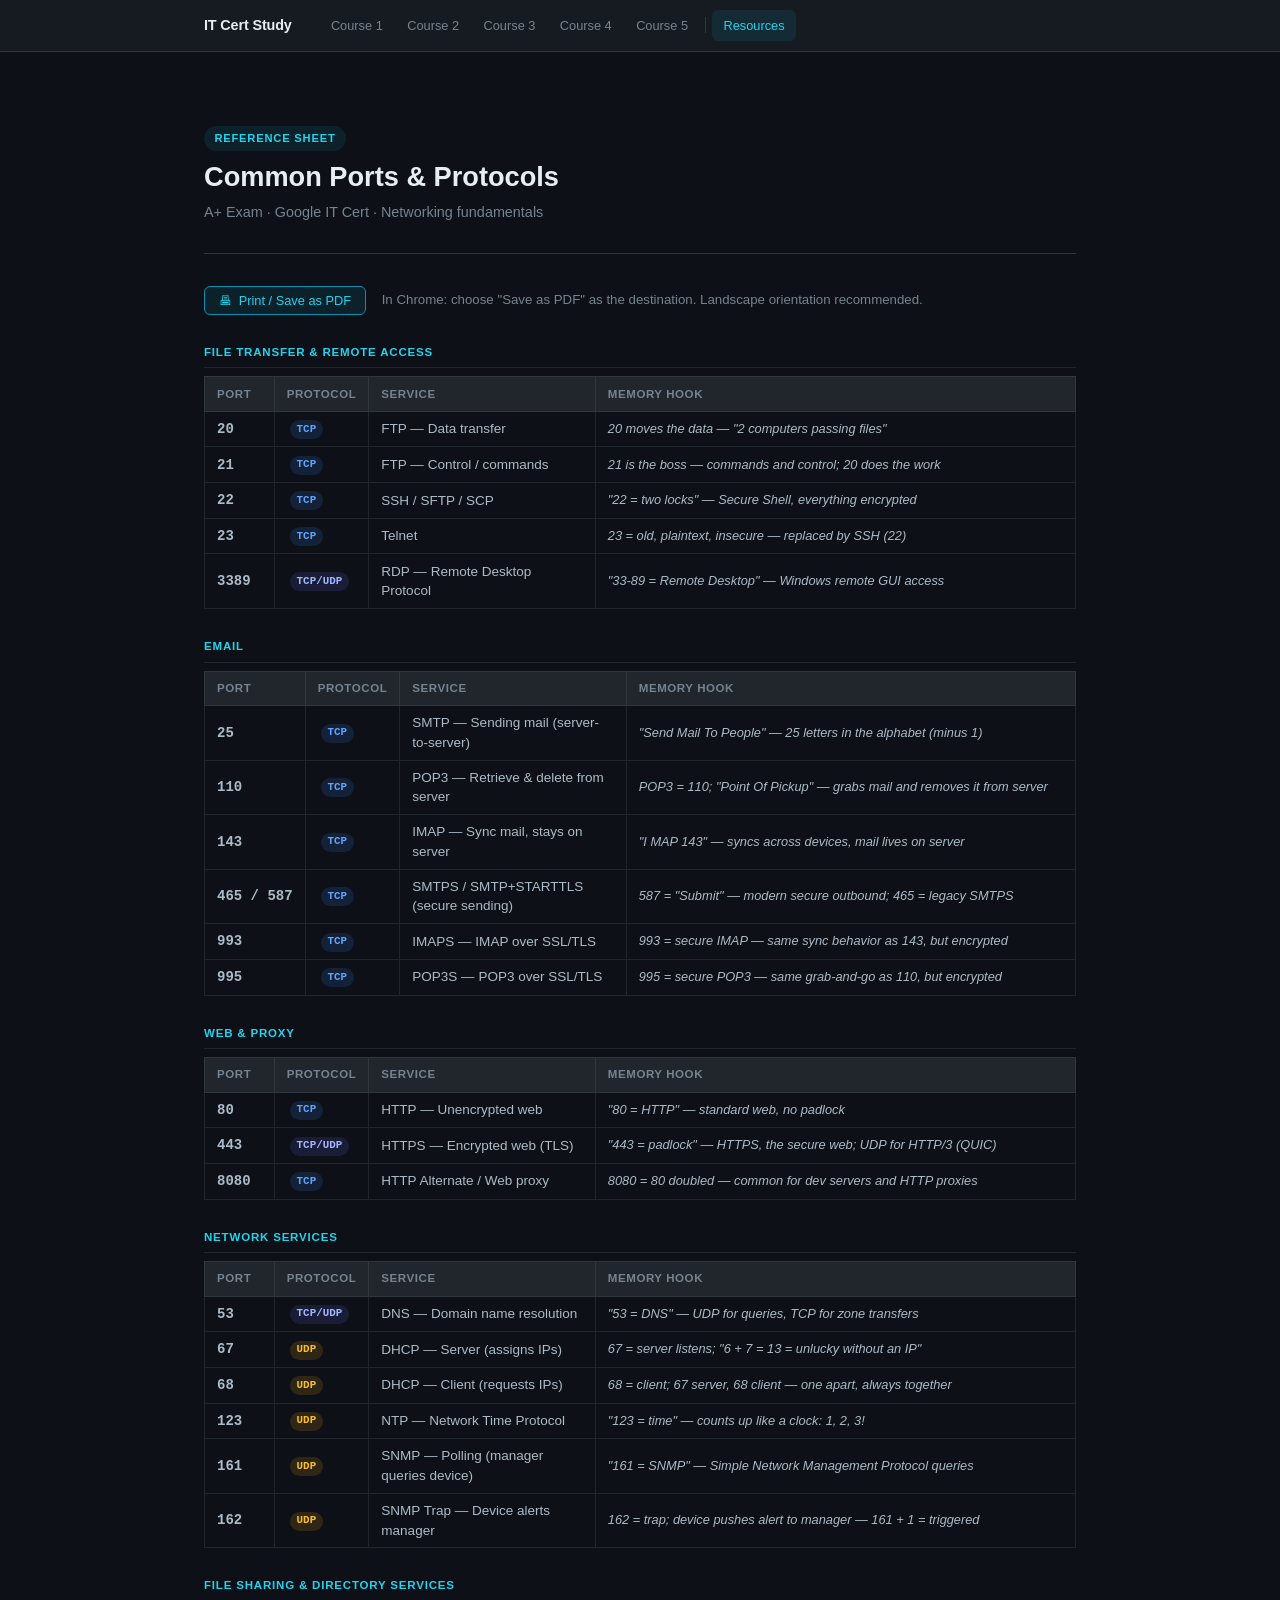
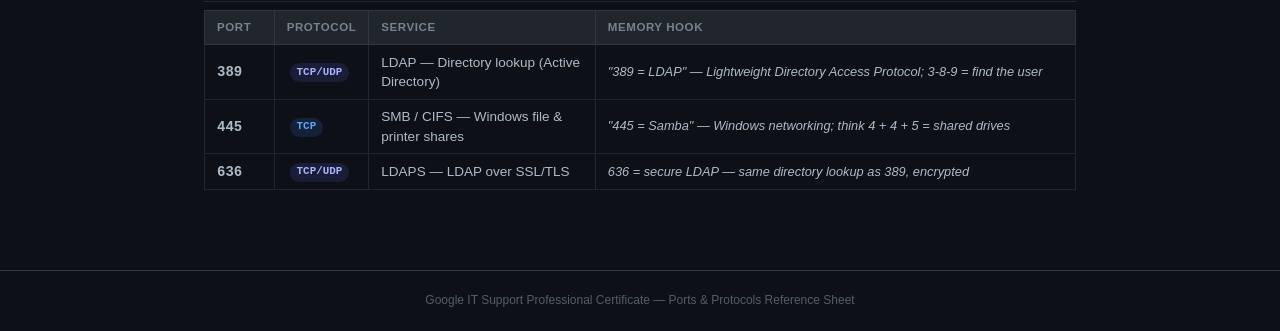
<file: resources/ports-chart.html>
<!DOCTYPE html>
<html lang="en">
<head>
  <meta charset="UTF-8">
  <meta name="viewport" content="width=device-width, initial-scale=1.0">
  <title>Common Ports &amp; Protocols - Reference Sheet</title>
  <link rel="stylesheet" href="../style.css">
  <link rel="manifest" href="../manifest.json">
  <meta name="theme-color" content="#0891b2">
  <link rel="apple-touch-icon" href="../icons/icon-192.png">
  <style>
    .port-chart-table {
      width: 100%;
      border-collapse: collapse;
      font-size: 0.845rem;
      margin-top: 0.25rem;
    }
    .port-chart-table th {
      background: var(--bg-2);
      color: var(--text-2);
      font-weight: 600;
      font-size: 0.72rem;
      text-transform: uppercase;
      letter-spacing: .05em;
      padding: 0.45rem 0.75rem;
      text-align: left;
      border: 1px solid var(--border);
    }
    .port-chart-table td {
      padding: 0.45rem 0.75rem;
      border: 1px solid var(--border-muted);
      color: var(--text-1);
      vertical-align: middle;
      line-height: 1.45;
    }
    .port-chart-table tr:hover td { background: var(--bg-2); }
    .port-num {
      font-family: var(--font-mono);
      font-weight: 700;
      color: var(--accent-light);
      font-size: 0.875rem;
      white-space: nowrap;
    }
    .port-hook {
      font-size: 0.8rem;
      color: var(--text-2);
      font-style: italic;
    }
    .chart-section-heading {
      font-size: 0.72rem;
      font-weight: 700;
      text-transform: uppercase;
      letter-spacing: .07em;
      color: var(--accent-light);
      margin: 1.75rem 0 0.5rem;
      padding-bottom: 0.35rem;
      border-bottom: 1px solid var(--border-muted);
    }
    .print-bar {
      display: flex;
      align-items: center;
      gap: 1rem;
      margin-bottom: 1.5rem;
      flex-wrap: wrap;
    }
    .print-bar p {
      font-size: 0.83rem;
      color: var(--text-2);
    }

    @media print {
      .print-hide { display: none !important; }
      .site-nav, .site-footer { display: none !important; }
      body { background: #fff !important; color: #000 !important; }
      .page-wrap { padding: 0.5rem 1rem !important; max-width: 100% !important; }
      .course-header { padding: 1rem 0 0.75rem !important; }
      .course-header h1, .course-header .subtitle { color: #000 !important; }
      .course-badge { background: #eee !important; color: #333 !important; }
      .chart-section-heading { color: #000 !important; border-color: #ccc !important; }
      .port-chart-table th { background: #f0f0f0 !important; color: #000 !important; border-color: #ccc !important; }
      .port-chart-table td { color: #111 !important; border-color: #ccc !important; }
      .port-chart-table tr:hover td { background: transparent !important; }
      .port-num { color: #000 !important; }
      .port-hook { color: #444 !important; }
      .tag-tcp  { background: #dbeafe !important; color: #1e40af !important; }
      .tag-udp  { background: #fef3c7 !important; color: #92400e !important; }
      .tag-both { background: #ede9fe !important; color: #4c1d95 !important; }
      @page { margin: 1.5cm; }
    }
  </style>
</head>
<body>

<nav class="site-nav print-hide">
  <div class="nav-inner">
    <a href="../index.html" class="nav-logo">IT Cert Study</a>
    <ul class="nav-links">
      <li><a href="../courses/01-technical-support-fundamentals.html">Course 1</a></li>
      <li><a href="../courses/02-bits-and-bytes-networking.html">Course 2</a></li>
      <li><a href="../courses/03-operating-systems.html">Course 3</a></li>
      <li><a href="../courses/04-system-administration.html">Course 4</a></li>
      <li><a href="../courses/05-it-security.html">Course 5</a></li>
      <li class="nav-sep" aria-hidden="true"></li>
      <li><a href="../resources.html" class="active">Resources</a></li>
    </ul>
  </div>
</nav>

<main class="page-wrap">

  <header class="course-header">
    <span class="course-badge">Reference Sheet</span>
    <h1>Common Ports &amp; Protocols</h1>
    <p class="subtitle">A+ Exam &middot; Google IT Cert &middot; Networking fundamentals</p>
  </header>

  <div class="print-bar print-hide">
    <button class="btn-accent" onclick="window.print()">&#128438;&nbsp; Print / Save as PDF</button>
    <p>In Chrome: choose "Save as PDF" as the destination. Landscape orientation recommended.</p>
  </div>

  <!-- FILE TRANSFER & REMOTE ACCESS -->
  <p class="chart-section-heading">File Transfer &amp; Remote Access</p>
  <table class="port-chart-table">
    <thead>
      <tr>
        <th style="width:8%">Port</th>
        <th style="width:10%">Protocol</th>
        <th style="width:26%">Service</th>
        <th>Memory Hook</th>
      </tr>
    </thead>
    <tbody>
      <tr>
        <td class="port-num">20</td>
        <td><span class="tag tag-tcp">TCP</span></td>
        <td>FTP &mdash; Data transfer</td>
        <td class="port-hook">20 moves the data — "2 computers passing files"</td>
      </tr>
      <tr>
        <td class="port-num">21</td>
        <td><span class="tag tag-tcp">TCP</span></td>
        <td>FTP &mdash; Control / commands</td>
        <td class="port-hook">21 is the boss — commands and control; 20 does the work</td>
      </tr>
      <tr>
        <td class="port-num">22</td>
        <td><span class="tag tag-tcp">TCP</span></td>
        <td>SSH / SFTP / SCP</td>
        <td class="port-hook">"22 = two locks" — Secure Shell, everything encrypted</td>
      </tr>
      <tr>
        <td class="port-num">23</td>
        <td><span class="tag tag-tcp">TCP</span></td>
        <td>Telnet</td>
        <td class="port-hook">23 = old, plaintext, insecure — replaced by SSH (22)</td>
      </tr>
      <tr>
        <td class="port-num">3389</td>
        <td><span class="tag tag-both">TCP/UDP</span></td>
        <td>RDP &mdash; Remote Desktop Protocol</td>
        <td class="port-hook">"33-89 = Remote Desktop" — Windows remote GUI access</td>
      </tr>
    </tbody>
  </table>

  <!-- EMAIL -->
  <p class="chart-section-heading">Email</p>
  <table class="port-chart-table">
    <thead>
      <tr>
        <th style="width:8%">Port</th>
        <th style="width:10%">Protocol</th>
        <th style="width:26%">Service</th>
        <th>Memory Hook</th>
      </tr>
    </thead>
    <tbody>
      <tr>
        <td class="port-num">25</td>
        <td><span class="tag tag-tcp">TCP</span></td>
        <td>SMTP &mdash; Sending mail (server-to-server)</td>
        <td class="port-hook">"Send Mail To People" — 25 letters in the alphabet (minus 1)</td>
      </tr>
      <tr>
        <td class="port-num">110</td>
        <td><span class="tag tag-tcp">TCP</span></td>
        <td>POP3 &mdash; Retrieve &amp; delete from server</td>
        <td class="port-hook">POP3 = 110; "Point Of Pickup" — grabs mail and removes it from server</td>
      </tr>
      <tr>
        <td class="port-num">143</td>
        <td><span class="tag tag-tcp">TCP</span></td>
        <td>IMAP &mdash; Sync mail, stays on server</td>
        <td class="port-hook">"I MAP 143" — syncs across devices, mail lives on server</td>
      </tr>
      <tr>
        <td class="port-num">465 / 587</td>
        <td><span class="tag tag-tcp">TCP</span></td>
        <td>SMTPS / SMTP+STARTTLS (secure sending)</td>
        <td class="port-hook">587 = "Submit" — modern secure outbound; 465 = legacy SMTPS</td>
      </tr>
      <tr>
        <td class="port-num">993</td>
        <td><span class="tag tag-tcp">TCP</span></td>
        <td>IMAPS &mdash; IMAP over SSL/TLS</td>
        <td class="port-hook">993 = secure IMAP — same sync behavior as 143, but encrypted</td>
      </tr>
      <tr>
        <td class="port-num">995</td>
        <td><span class="tag tag-tcp">TCP</span></td>
        <td>POP3S &mdash; POP3 over SSL/TLS</td>
        <td class="port-hook">995 = secure POP3 — same grab-and-go as 110, but encrypted</td>
      </tr>
    </tbody>
  </table>

  <!-- WEB & PROXY -->
  <p class="chart-section-heading">Web &amp; Proxy</p>
  <table class="port-chart-table">
    <thead>
      <tr>
        <th style="width:8%">Port</th>
        <th style="width:10%">Protocol</th>
        <th style="width:26%">Service</th>
        <th>Memory Hook</th>
      </tr>
    </thead>
    <tbody>
      <tr>
        <td class="port-num">80</td>
        <td><span class="tag tag-tcp">TCP</span></td>
        <td>HTTP &mdash; Unencrypted web</td>
        <td class="port-hook">"80 = HTTP" — standard web, no padlock</td>
      </tr>
      <tr>
        <td class="port-num">443</td>
        <td><span class="tag tag-both">TCP/UDP</span></td>
        <td>HTTPS &mdash; Encrypted web (TLS)</td>
        <td class="port-hook">"443 = padlock" — HTTPS, the secure web; UDP for HTTP/3 (QUIC)</td>
      </tr>
      <tr>
        <td class="port-num">8080</td>
        <td><span class="tag tag-tcp">TCP</span></td>
        <td>HTTP Alternate / Web proxy</td>
        <td class="port-hook">8080 = 80 doubled — common for dev servers and HTTP proxies</td>
      </tr>
    </tbody>
  </table>

  <!-- NETWORK SERVICES -->
  <p class="chart-section-heading">Network Services</p>
  <table class="port-chart-table">
    <thead>
      <tr>
        <th style="width:8%">Port</th>
        <th style="width:10%">Protocol</th>
        <th style="width:26%">Service</th>
        <th>Memory Hook</th>
      </tr>
    </thead>
    <tbody>
      <tr>
        <td class="port-num">53</td>
        <td><span class="tag tag-both">TCP/UDP</span></td>
        <td>DNS &mdash; Domain name resolution</td>
        <td class="port-hook">"53 = DNS" — UDP for queries, TCP for zone transfers</td>
      </tr>
      <tr>
        <td class="port-num">67</td>
        <td><span class="tag tag-udp">UDP</span></td>
        <td>DHCP &mdash; Server (assigns IPs)</td>
        <td class="port-hook">67 = server listens; "6 + 7 = 13 = unlucky without an IP"</td>
      </tr>
      <tr>
        <td class="port-num">68</td>
        <td><span class="tag tag-udp">UDP</span></td>
        <td>DHCP &mdash; Client (requests IPs)</td>
        <td class="port-hook">68 = client; 67 server, 68 client — one apart, always together</td>
      </tr>
      <tr>
        <td class="port-num">123</td>
        <td><span class="tag tag-udp">UDP</span></td>
        <td>NTP &mdash; Network Time Protocol</td>
        <td class="port-hook">"123 = time" — counts up like a clock: 1, 2, 3!</td>
      </tr>
      <tr>
        <td class="port-num">161</td>
        <td><span class="tag tag-udp">UDP</span></td>
        <td>SNMP &mdash; Polling (manager queries device)</td>
        <td class="port-hook">"161 = SNMP" — Simple Network Management Protocol queries</td>
      </tr>
      <tr>
        <td class="port-num">162</td>
        <td><span class="tag tag-udp">UDP</span></td>
        <td>SNMP Trap &mdash; Device alerts manager</td>
        <td class="port-hook">162 = trap; device pushes alert to manager — 161 + 1 = triggered</td>
      </tr>
    </tbody>
  </table>

  <!-- FILE SHARING & DIRECTORY SERVICES -->
  <p class="chart-section-heading">File Sharing &amp; Directory Services</p>
  <table class="port-chart-table">
    <thead>
      <tr>
        <th style="width:8%">Port</th>
        <th style="width:10%">Protocol</th>
        <th style="width:26%">Service</th>
        <th>Memory Hook</th>
      </tr>
    </thead>
    <tbody>
      <tr>
        <td class="port-num">389</td>
        <td><span class="tag tag-both">TCP/UDP</span></td>
        <td>LDAP &mdash; Directory lookup (Active Directory)</td>
        <td class="port-hook">"389 = LDAP" — Lightweight Directory Access Protocol; 3-8-9 = find the user</td>
      </tr>
      <tr>
        <td class="port-num">445</td>
        <td><span class="tag tag-tcp">TCP</span></td>
        <td>SMB / CIFS &mdash; Windows file &amp; printer shares</td>
        <td class="port-hook">"445 = Samba" — Windows networking; think 4 + 4 + 5 = shared drives</td>
      </tr>
      <tr>
        <td class="port-num">636</td>
        <td><span class="tag tag-both">TCP/UDP</span></td>
        <td>LDAPS &mdash; LDAP over SSL/TLS</td>
        <td class="port-hook">636 = secure LDAP — same directory lookup as 389, encrypted</td>
      </tr>
    </tbody>
  </table>

</main>

<footer class="site-footer print-hide">
  Google IT Support Professional Certificate &mdash; Ports &amp; Protocols Reference Sheet
</footer>

<script>
  if ('serviceWorker' in navigator) {
    window.addEventListener('load', () => {
      navigator.serviceWorker.register('../sw.js');
    });
  }
</script>

</body>
</html>
</file>
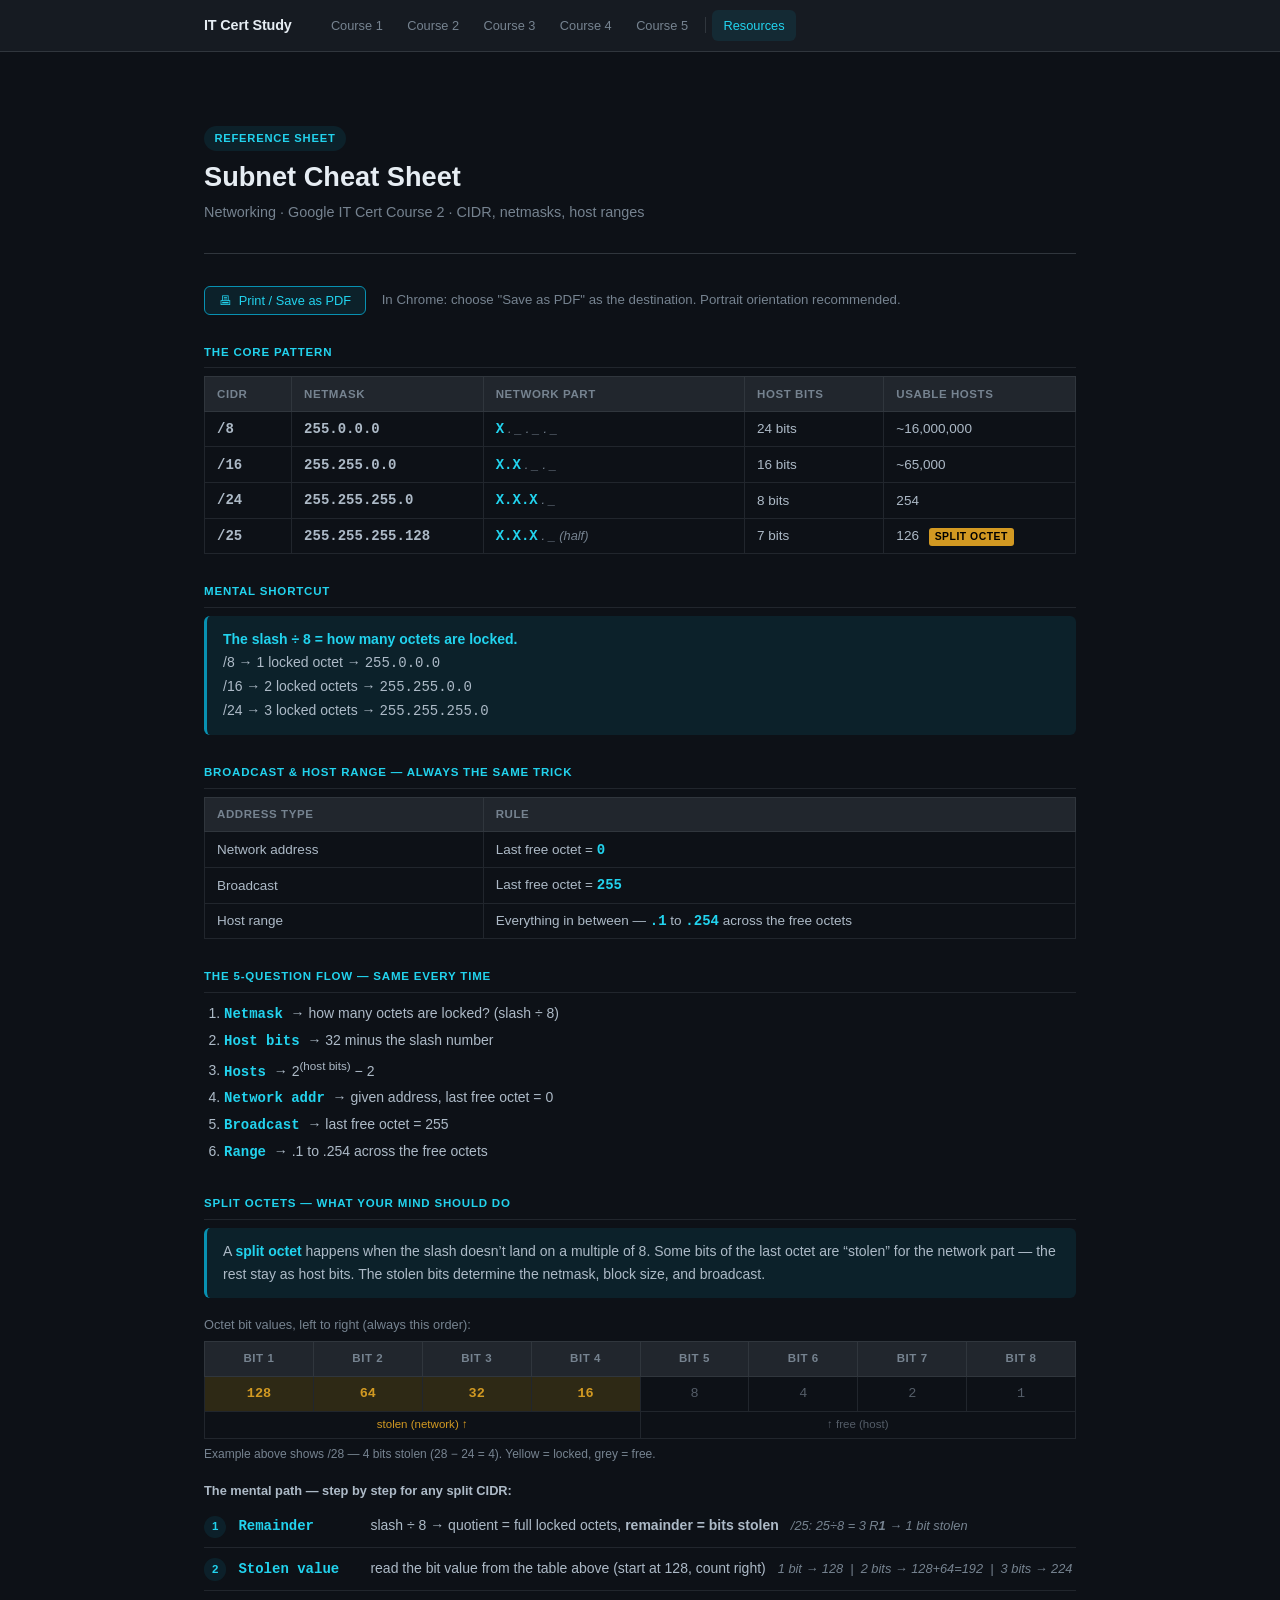
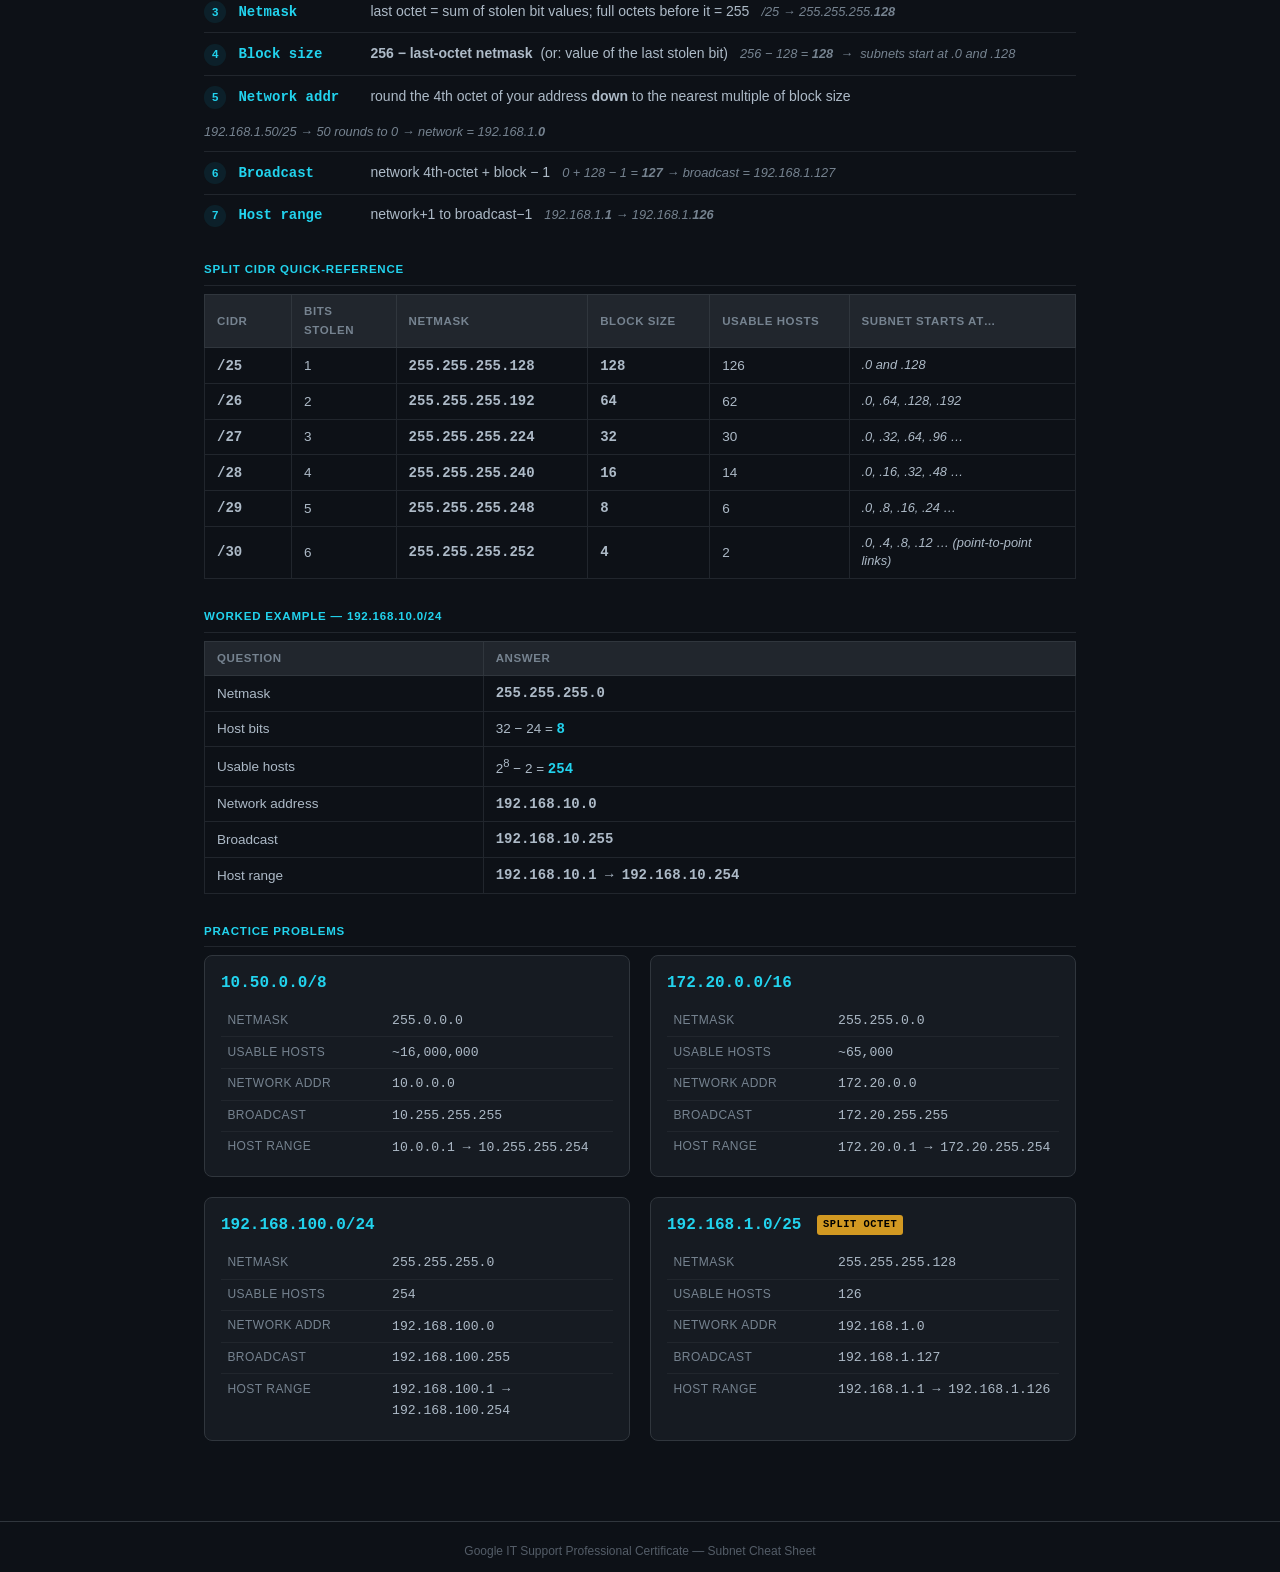
<file: resources/subnet-cheatsheet.html>
<!DOCTYPE html>
<html lang="en">
<head>
  <meta charset="UTF-8">
  <meta name="viewport" content="width=device-width, initial-scale=1.0">
  <title>Subnet Cheat Sheet - Reference Sheet</title>
  <link rel="stylesheet" href="../style.css">
  <link rel="manifest" href="../manifest.json">
  <meta name="theme-color" content="#0891b2">
  <link rel="apple-touch-icon" href="../icons/icon-192.png">
  <style>
    .subnet-table {
      width: 100%;
      border-collapse: collapse;
      font-size: 0.845rem;
      margin-top: 0.25rem;
    }
    .subnet-table th {
      background: var(--bg-2);
      color: var(--text-2);
      font-weight: 600;
      font-size: 0.72rem;
      text-transform: uppercase;
      letter-spacing: .05em;
      padding: 0.45rem 0.75rem;
      text-align: left;
      border: 1px solid var(--border);
    }
    .subnet-table td {
      padding: 0.45rem 0.75rem;
      border: 1px solid var(--border-muted);
      color: var(--text-1);
      vertical-align: middle;
      line-height: 1.45;
    }
    .subnet-table tr:hover td { background: var(--bg-2); }

    .mono {
      font-family: var(--font-mono);
      font-weight: 700;
      color: var(--accent-light);
      font-size: 0.875rem;
    }
    .muted { color: var(--text-2); font-style: italic; font-size: 0.8rem; }

    .chart-section-heading {
      font-size: 0.72rem;
      font-weight: 700;
      text-transform: uppercase;
      letter-spacing: .07em;
      color: var(--accent-light);
      margin: 1.75rem 0 0.5rem;
      padding-bottom: 0.35rem;
      border-bottom: 1px solid var(--border-muted);
    }

    .print-bar {
      display: flex;
      align-items: center;
      gap: 1rem;
      margin-bottom: 1.5rem;
      flex-wrap: wrap;
    }
    .print-bar p {
      font-size: 0.83rem;
      color: var(--text-2);
    }

    .callout {
      background: var(--accent-dim);
      border-left: 3px solid var(--accent);
      border-radius: 6px;
      padding: 0.75rem 1rem;
      margin: 0.25rem 0 1rem;
      font-size: 0.875rem;
      color: var(--text-1);
    }
    .callout strong { color: var(--accent-light); }

    .flow-list {
      margin: 0.25rem 0 0;
      padding-left: 1.25rem;
      font-size: 0.875rem;
      color: var(--text-1);
      line-height: 1.85;
    }
    .flow-list li strong { color: var(--accent-light); font-family: var(--font-mono); }

    .two-col {
      display: grid;
      grid-template-columns: 1fr 1fr;
      gap: 1.25rem;
      margin-top: 0.25rem;
    }

    .practice-card {
      background: var(--bg-1);
      border: 1px solid var(--border);
      border-radius: 8px;
      padding: 0.85rem 1rem;
    }
    .practice-card .addr {
      font-family: var(--font-mono);
      font-size: 1rem;
      font-weight: 700;
      color: var(--accent-light);
      margin-bottom: 0.6rem;
    }
    .practice-card table {
      width: 100%;
      border-collapse: collapse;
      font-size: 0.8rem;
    }
    .practice-card td {
      padding: 0.28rem 0.4rem;
      border-bottom: 1px solid var(--border-muted);
      color: var(--text-1);
      vertical-align: top;
    }
    .practice-card td:first-child {
      color: var(--text-2);
      width: 42%;
      font-size: 0.75rem;
      text-transform: uppercase;
      letter-spacing: .04em;
      padding-top: 0.33rem;
    }
    .practice-card tr:last-child td { border-bottom: none; }
    .practice-card .answer { font-family: var(--font-mono); font-size: 0.82rem; }

    .bit-table {
      width: 100%;
      border-collapse: collapse;
      font-size: 0.845rem;
      margin-top: 0.25rem;
    }
    .bit-table th {
      background: var(--bg-2);
      color: var(--text-2);
      font-weight: 600;
      font-size: 0.72rem;
      text-transform: uppercase;
      letter-spacing: .05em;
      padding: 0.45rem 0.75rem;
      text-align: center;
      border: 1px solid var(--border);
    }
    .bit-table td {
      padding: 0.45rem 0.75rem;
      border: 1px solid var(--border-muted);
      color: var(--text-1);
      vertical-align: middle;
      text-align: center;
      line-height: 1.45;
    }
    .bit-table .stolen {
      background: rgba(234,179,8,.15);
      color: var(--warning);
      font-weight: 700;
      font-family: var(--font-mono);
    }
    .bit-table .free { color: var(--text-3); font-family: var(--font-mono); }

    .mental-steps {
      margin: 0.25rem 0 0;
      padding-left: 0;
      list-style: none;
      font-size: 0.875rem;
      color: var(--text-1);
      counter-reset: step;
    }
    .mental-steps li {
      counter-increment: step;
      display: flex;
      gap: 0.75rem;
      padding: 0.55rem 0;
      border-bottom: 1px solid var(--border-muted);
      align-items: baseline;
      flex-wrap: wrap;
    }
    .mental-steps li:last-child { border-bottom: none; }
    .mental-steps li::before {
      content: counter(step);
      display: inline-flex;
      align-items: center;
      justify-content: center;
      min-width: 1.4rem;
      height: 1.4rem;
      border-radius: 50%;
      background: var(--accent-dim);
      color: var(--accent-light);
      font-size: 0.72rem;
      font-weight: 700;
      flex-shrink: 0;
    }
    .mental-steps .step-label {
      font-family: var(--font-mono);
      color: var(--accent-light);
      font-weight: 700;
      min-width: 7.5rem;
      flex-shrink: 0;
    }
    .mental-steps .step-rule { color: var(--text-1); }
    .mental-steps .step-example { color: var(--text-2); font-style: italic; font-size: 0.8rem; }

    .split-ref-table {
      width: 100%;
      border-collapse: collapse;
      font-size: 0.845rem;
      margin-top: 0.25rem;
    }
    .split-ref-table th {
      background: var(--bg-2);
      color: var(--text-2);
      font-weight: 600;
      font-size: 0.72rem;
      text-transform: uppercase;
      letter-spacing: .05em;
      padding: 0.45rem 0.75rem;
      text-align: left;
      border: 1px solid var(--border);
    }
    .split-ref-table td {
      padding: 0.45rem 0.75rem;
      border: 1px solid var(--border-muted);
      color: var(--text-1);
      vertical-align: middle;
      line-height: 1.45;
    }
    .split-ref-table tr:hover td { background: var(--bg-2); }

    .split-note {
      display: inline-block;
      background: var(--warning);
      color: #000;
      font-size: 0.65rem;
      font-weight: 700;
      text-transform: uppercase;
      letter-spacing: .05em;
      border-radius: 3px;
      padding: 0.1rem 0.35rem;
      margin-left: 0.4rem;
      vertical-align: middle;
    }

    @media (max-width: 640px) {
      .two-col { grid-template-columns: 1fr; }
    }

    @media print {
      .print-hide { display: none !important; }
      .site-nav, .site-footer { display: none !important; }
      body { background: #fff !important; color: #000 !important; }
      .page-wrap { padding: 0.5rem 1rem !important; max-width: 100% !important; }
      .course-header { padding: 1rem 0 0.75rem !important; }
      .course-header h1, .course-header .subtitle { color: #000 !important; }
      .course-badge { background: #eee !important; color: #333 !important; }
      .chart-section-heading { color: #000 !important; border-color: #ccc !important; }
      .subnet-table th { background: #f0f0f0 !important; color: #000 !important; border-color: #ccc !important; }
      .subnet-table td { color: #111 !important; border-color: #ccc !important; }
      .subnet-table tr:hover td { background: transparent !important; }
      .mono { color: #000 !important; }
      .muted { color: #444 !important; }
      .callout { background: #f5f5f5 !important; border-color: #999 !important; }
      .callout strong { color: #000 !important; }
      .flow-list li strong { color: #000 !important; }
      .practice-card { background: #fafafa !important; border-color: #ccc !important; }
      .practice-card .addr { color: #000 !important; }
      .split-note { background: #e0e0e0 !important; color: #000 !important; }
      .bit-table th { background: #f0f0f0 !important; color: #000 !important; border-color: #ccc !important; }
      .bit-table td { border-color: #ccc !important; }
      .bit-table .stolen { background: #f5f5c0 !important; color: #000 !important; }
      .bit-table .free { color: #aaa !important; }
      .mental-steps li::before { background: #eee !important; color: #000 !important; }
      .mental-steps .step-label { color: #000 !important; }
      .mental-steps .step-example { color: #555 !important; }
      .split-ref-table th { background: #f0f0f0 !important; color: #000 !important; border-color: #ccc !important; }
      .split-ref-table td { color: #111 !important; border-color: #ccc !important; }
      .split-ref-table tr:hover td { background: transparent !important; }
      .two-col { grid-template-columns: 1fr 1fr; }
      @page { margin: 1.5cm; }
    }
  </style>
</head>
<body>

<nav class="site-nav print-hide">
  <div class="nav-inner">
    <a href="../index.html" class="nav-logo">IT Cert Study</a>
    <ul class="nav-links">
      <li><a href="../courses/01-technical-support-fundamentals.html">Course 1</a></li>
      <li><a href="../courses/02-bits-and-bytes-networking.html">Course 2</a></li>
      <li><a href="../courses/03-operating-systems.html">Course 3</a></li>
      <li><a href="../courses/04-system-administration.html">Course 4</a></li>
      <li><a href="../courses/05-it-security.html">Course 5</a></li>
      <li class="nav-sep" aria-hidden="true"></li>
      <li><a href="../resources.html" class="active">Resources</a></li>
    </ul>
  </div>
</nav>

<main class="page-wrap">

  <header class="course-header">
    <span class="course-badge">Reference Sheet</span>
    <h1>Subnet Cheat Sheet</h1>
    <p class="subtitle">Networking &middot; Google IT Cert Course 2 &middot; CIDR, netmasks, host ranges</p>
  </header>

  <div class="print-bar print-hide">
    <button class="btn-accent" onclick="window.print()">&#128438;&nbsp; Print / Save as PDF</button>
    <p>In Chrome: choose "Save as PDF" as the destination. Portrait orientation recommended.</p>
  </div>

  <!-- CORE PATTERN -->
  <p class="chart-section-heading">The Core Pattern</p>
  <table class="subnet-table">
    <thead>
      <tr>
        <th style="width:10%">CIDR</th>
        <th style="width:22%">Netmask</th>
        <th style="width:30%">Network Part</th>
        <th style="width:16%">Host Bits</th>
        <th>Usable Hosts</th>
      </tr>
    </thead>
    <tbody>
      <tr>
        <td class="mono">/8</td>
        <td class="mono">255.0.0.0</td>
        <td><span class="mono">X</span> <span class="muted">. _ . _ . _</span></td>
        <td>24 bits</td>
        <td>~16,000,000</td>
      </tr>
      <tr>
        <td class="mono">/16</td>
        <td class="mono">255.255.0.0</td>
        <td><span class="mono">X.X</span> <span class="muted">. _ . _</span></td>
        <td>16 bits</td>
        <td>~65,000</td>
      </tr>
      <tr>
        <td class="mono">/24</td>
        <td class="mono">255.255.255.0</td>
        <td><span class="mono">X.X.X</span> <span class="muted">. _</span></td>
        <td>8 bits</td>
        <td>254</td>
      </tr>
      <tr>
        <td class="mono">/25</td>
        <td class="mono">255.255.255.128</td>
        <td><span class="mono">X.X.X</span> <span class="muted">. _ (half)</span></td>
        <td>7 bits</td>
        <td>126 <span class="split-note">split octet</span></td>
      </tr>
    </tbody>
  </table>

  <!-- MENTAL SHORTCUT -->
  <p class="chart-section-heading">Mental Shortcut</p>
  <div class="callout">
    <strong>The slash &divide; 8 = how many octets are locked.</strong><br>
    /8 &rarr; 1 locked octet &rarr; <span style="font-family:var(--font-mono)">255.0.0.0</span><br>
    /16 &rarr; 2 locked octets &rarr; <span style="font-family:var(--font-mono)">255.255.0.0</span><br>
    /24 &rarr; 3 locked octets &rarr; <span style="font-family:var(--font-mono)">255.255.255.0</span>
  </div>

  <!-- BROADCAST & HOST RANGE -->
  <p class="chart-section-heading">Broadcast &amp; Host Range &mdash; Always the Same Trick</p>
  <table class="subnet-table">
    <thead>
      <tr>
        <th style="width:32%">Address Type</th>
        <th>Rule</th>
      </tr>
    </thead>
    <tbody>
      <tr>
        <td>Network address</td>
        <td>Last free octet = <span class="mono">0</span></td>
      </tr>
      <tr>
        <td>Broadcast</td>
        <td>Last free octet = <span class="mono">255</span></td>
      </tr>
      <tr>
        <td>Host range</td>
        <td>Everything in between &mdash; <span class="mono">.1</span> to <span class="mono">.254</span> across the free octets</td>
      </tr>
    </tbody>
  </table>

  <!-- 5-QUESTION FLOW -->
  <p class="chart-section-heading">The 5-Question Flow &mdash; Same Every Time</p>
  <ol class="flow-list">
    <li><strong>Netmask</strong> &nbsp;&rarr; how many octets are locked? (slash &divide; 8)</li>
    <li><strong>Host bits</strong> &nbsp;&rarr; 32 minus the slash number</li>
    <li><strong>Hosts</strong> &nbsp;&rarr; 2<sup>(host bits)</sup> &minus; 2</li>
    <li><strong>Network addr</strong> &nbsp;&rarr; given address, last free octet = 0</li>
    <li><strong>Broadcast</strong> &nbsp;&rarr; last free octet = 255</li>
    <li><strong>Range</strong> &nbsp;&rarr; .1 to .254 across the free octets</li>
  </ol>

  <!-- SPLIT OCTETS -->
  <p class="chart-section-heading">Split Octets &mdash; What Your Mind Should Do</p>

  <div class="callout">
    A <strong>split octet</strong> happens when the slash doesn&rsquo;t land on a multiple of 8. Some bits of the last octet are &ldquo;stolen&rdquo; for the network part &mdash; the rest stay as host bits. The stolen bits determine the netmask, block size, and broadcast.
  </div>

  <p style="font-size:0.8rem;color:var(--text-2);margin:0 0 0.4rem;">Octet bit values, left to right (always this order):</p>
  <table class="bit-table">
    <thead>
      <tr>
        <th>Bit 1</th><th>Bit 2</th><th>Bit 3</th><th>Bit 4</th>
        <th>Bit 5</th><th>Bit 6</th><th>Bit 7</th><th>Bit 8</th>
      </tr>
    </thead>
    <tbody>
      <tr>
        <td class="stolen">128</td>
        <td class="stolen">64</td>
        <td class="stolen">32</td>
        <td class="stolen">16</td>
        <td class="free">8</td>
        <td class="free">4</td>
        <td class="free">2</td>
        <td class="free">1</td>
      </tr>
      <tr>
        <td colspan="4" style="font-size:0.72rem;color:var(--warning);text-align:center;padding:0.3rem;">stolen (network) &uarr;</td>
        <td colspan="4" style="font-size:0.72rem;color:var(--text-3);text-align:center;padding:0.3rem;">&uarr; free (host)</td>
      </tr>
    </tbody>
  </table>
  <p style="font-size:0.75rem;color:var(--text-2);margin:0.35rem 0 1rem;">Example above shows /28 &mdash; 4 bits stolen (28 &minus; 24 = 4). Yellow = locked, grey = free.</p>

  <p style="font-size:0.8rem;font-weight:600;color:var(--text-1);margin:0 0 0.25rem;">The mental path &mdash; step by step for any split CIDR:</p>
  <ul class="mental-steps">
    <li>
      <span class="step-label">Remainder</span>
      <span class="step-rule">slash &divide; 8 &rarr; quotient = full locked octets, <strong>remainder = bits stolen</strong></span>
      <span class="step-example">/25: 25&divide;8 = 3 R<strong>1</strong> &rarr; 1 bit stolen</span>
    </li>
    <li>
      <span class="step-label">Stolen value</span>
      <span class="step-rule">read the bit value from the table above (start at 128, count right)</span>
      <span class="step-example">1 bit &rarr; 128 &nbsp;|&nbsp; 2 bits &rarr; 128+64=192 &nbsp;|&nbsp; 3 bits &rarr; 224</span>
    </li>
    <li>
      <span class="step-label">Netmask</span>
      <span class="step-rule">last octet = sum of stolen bit values; full octets before it = 255</span>
      <span class="step-example">/25 &rarr; 255.255.255.<strong>128</strong></span>
    </li>
    <li>
      <span class="step-label">Block size</span>
      <span class="step-rule"><strong>256 &minus; last-octet netmask</strong> &nbsp;(or: value of the last stolen bit)</span>
      <span class="step-example">256 &minus; 128 = <strong>128</strong> &nbsp;&rarr;&nbsp; subnets start at .0 and .128</span>
    </li>
    <li>
      <span class="step-label">Network addr</span>
      <span class="step-rule">round the 4th octet of your address <strong>down</strong> to the nearest multiple of block size</span>
      <span class="step-example">192.168.1.50/25 &rarr; 50 rounds to 0 &rarr; network = 192.168.1.<strong>0</strong></span>
    </li>
    <li>
      <span class="step-label">Broadcast</span>
      <span class="step-rule">network 4th-octet + block &minus; 1</span>
      <span class="step-example">0 + 128 &minus; 1 = <strong>127</strong> &rarr; broadcast = 192.168.1.127</span>
    </li>
    <li>
      <span class="step-label">Host range</span>
      <span class="step-rule">network+1 to broadcast&minus;1</span>
      <span class="step-example">192.168.1.<strong>1</strong> &rarr; 192.168.1.<strong>126</strong></span>
    </li>
  </ul>

  <p class="chart-section-heading" style="margin-top:1.5rem;">Split CIDR Quick-Reference</p>
  <table class="split-ref-table">
    <thead>
      <tr>
        <th style="width:10%">CIDR</th>
        <th style="width:12%">Bits stolen</th>
        <th style="width:22%">Netmask</th>
        <th style="width:14%">Block size</th>
        <th style="width:16%">Usable hosts</th>
        <th>Subnet starts at&hellip;</th>
      </tr>
    </thead>
    <tbody>
      <tr>
        <td class="mono">/25</td>
        <td>1</td>
        <td class="mono">255.255.255.128</td>
        <td class="mono">128</td>
        <td>126</td>
        <td class="muted">.0 and .128</td>
      </tr>
      <tr>
        <td class="mono">/26</td>
        <td>2</td>
        <td class="mono">255.255.255.192</td>
        <td class="mono">64</td>
        <td>62</td>
        <td class="muted">.0, .64, .128, .192</td>
      </tr>
      <tr>
        <td class="mono">/27</td>
        <td>3</td>
        <td class="mono">255.255.255.224</td>
        <td class="mono">32</td>
        <td>30</td>
        <td class="muted">.0, .32, .64, .96 &hellip;</td>
      </tr>
      <tr>
        <td class="mono">/28</td>
        <td>4</td>
        <td class="mono">255.255.255.240</td>
        <td class="mono">16</td>
        <td>14</td>
        <td class="muted">.0, .16, .32, .48 &hellip;</td>
      </tr>
      <tr>
        <td class="mono">/29</td>
        <td>5</td>
        <td class="mono">255.255.255.248</td>
        <td class="mono">8</td>
        <td>6</td>
        <td class="muted">.0, .8, .16, .24 &hellip;</td>
      </tr>
      <tr>
        <td class="mono">/30</td>
        <td>6</td>
        <td class="mono">255.255.255.252</td>
        <td class="mono">4</td>
        <td>2</td>
        <td class="muted">.0, .4, .8, .12 &hellip; (point-to-point links)</td>
      </tr>
    </tbody>
  </table>

  <!-- WORKED EXAMPLE -->
  <p class="chart-section-heading">Worked Example &mdash; 192.168.10.0/24</p>
  <table class="subnet-table">
    <thead>
      <tr>
        <th style="width:32%">Question</th>
        <th>Answer</th>
      </tr>
    </thead>
    <tbody>
      <tr>
        <td>Netmask</td>
        <td class="mono">255.255.255.0</td>
      </tr>
      <tr>
        <td>Host bits</td>
        <td>32 &minus; 24 = <span class="mono">8</span></td>
      </tr>
      <tr>
        <td>Usable hosts</td>
        <td>2<sup>8</sup> &minus; 2 = <span class="mono">254</span></td>
      </tr>
      <tr>
        <td>Network address</td>
        <td class="mono">192.168.10.0</td>
      </tr>
      <tr>
        <td>Broadcast</td>
        <td class="mono">192.168.10.255</td>
      </tr>
      <tr>
        <td>Host range</td>
        <td class="mono">192.168.10.1 &rarr; 192.168.10.254</td>
      </tr>
    </tbody>
  </table>

  <!-- PRACTICE PROBLEMS -->
  <p class="chart-section-heading">Practice Problems</p>
  <div class="two-col">

    <div class="practice-card">
      <div class="addr">10.50.0.0/8</div>
      <table>
        <tr><td>Netmask</td><td class="answer">255.0.0.0</td></tr>
        <tr><td>Usable hosts</td><td class="answer">~16,000,000</td></tr>
        <tr><td>Network addr</td><td class="answer">10.0.0.0</td></tr>
        <tr><td>Broadcast</td><td class="answer">10.255.255.255</td></tr>
        <tr><td>Host range</td><td class="answer">10.0.0.1 &rarr; 10.255.255.254</td></tr>
      </table>
    </div>

    <div class="practice-card">
      <div class="addr">172.20.0.0/16</div>
      <table>
        <tr><td>Netmask</td><td class="answer">255.255.0.0</td></tr>
        <tr><td>Usable hosts</td><td class="answer">~65,000</td></tr>
        <tr><td>Network addr</td><td class="answer">172.20.0.0</td></tr>
        <tr><td>Broadcast</td><td class="answer">172.20.255.255</td></tr>
        <tr><td>Host range</td><td class="answer">172.20.0.1 &rarr; 172.20.255.254</td></tr>
      </table>
    </div>

    <div class="practice-card">
      <div class="addr">192.168.100.0/24</div>
      <table>
        <tr><td>Netmask</td><td class="answer">255.255.255.0</td></tr>
        <tr><td>Usable hosts</td><td class="answer">254</td></tr>
        <tr><td>Network addr</td><td class="answer">192.168.100.0</td></tr>
        <tr><td>Broadcast</td><td class="answer">192.168.100.255</td></tr>
        <tr><td>Host range</td><td class="answer">192.168.100.1 &rarr; 192.168.100.254</td></tr>
      </table>
    </div>

    <div class="practice-card">
      <div class="addr">192.168.1.0/25 <span class="split-note">split octet</span></div>
      <table>
        <tr><td>Netmask</td><td class="answer">255.255.255.128</td></tr>
        <tr><td>Usable hosts</td><td class="answer">126</td></tr>
        <tr><td>Network addr</td><td class="answer">192.168.1.0</td></tr>
        <tr><td>Broadcast</td><td class="answer">192.168.1.127</td></tr>
        <tr><td>Host range</td><td class="answer">192.168.1.1 &rarr; 192.168.1.126</td></tr>
      </table>
    </div>

  </div>

</main>

<footer class="site-footer print-hide">
  Google IT Support Professional Certificate &mdash; Subnet Cheat Sheet
</footer>

<script>
  if ('serviceWorker' in navigator) {
    window.addEventListener('load', () => {
      navigator.serviceWorker.register('../sw.js');
    });
  }
</script>

</body>
</html>
</file>
<file: style.css>
/* =====================================================
   GOOGLE IT CERT STUDY GUIDE - SHARED STYLESHEET
   ===================================================== */

:root {
  --bg-0: #0d1117;
  --bg-1: #161b22;
  --bg-2: #21262d;
  --bg-3: #2d333b;
  --border: #30363d;
  --border-muted: #21262d;

  --text-0: #e6edf3;
  --text-1: #adbac7;
  --text-2: #768390;
  --text-3: #545d68;

  --accent: #0891b2;
  --accent-light: #22d3ee;
  --accent-dim: rgba(8, 145, 178, 0.12);

  --success: #3fb950;
  --warning: #d29922;
  --danger:  #f85149;

  --font-body: -apple-system, BlinkMacSystemFont, 'Segoe UI', 'Helvetica Neue', Arial, sans-serif;
  --font-mono: 'Cascadia Code', 'JetBrains Mono', 'Fira Code', 'Consolas', 'Monaco', ui-monospace, monospace;

  --nav-h: 52px;
  --max-w: 920px;
  --r: 6px;
  --r-lg: 10px;
}

/* ── Course accent overrides ──────────────────────── */
[data-course="01"] { --accent: #7c3aed; --accent-light: #a78bfa; --accent-dim: rgba(124,58,237,.12); }
[data-course="02"] { --accent: #0891b2; --accent-light: #22d3ee; --accent-dim: rgba(8,145,178,.12); }
[data-course="03"] { --accent: #059669; --accent-light: #34d399; --accent-dim: rgba(5,150,105,.12); }
[data-course="04"] { --accent: #b45309; --accent-light: #fbbf24; --accent-dim: rgba(180,83,9,.12); }
[data-course="05"] { --accent: #b91c1c; --accent-light: #f87171; --accent-dim: rgba(185,28,28,.12); }

/* =====================================================
   RESET & BASE
   ===================================================== */

*, *::before, *::after { box-sizing: border-box; margin: 0; padding: 0; }

html { font-size: 16px; scroll-behavior: smooth; }

body {
  background: var(--bg-0);
  color: var(--text-0);
  font-family: var(--font-body);
  line-height: 1.65;
  min-height: 100vh;
}

a { color: var(--accent-light); text-decoration: none; }
a:hover { text-decoration: underline; }

/* =====================================================
   NAVIGATION
   ===================================================== */

.site-nav {
  position: sticky;
  top: 0;
  z-index: 100;
  background: var(--bg-1);
  border-bottom: 1px solid var(--border);
  height: var(--nav-h);
}

.nav-inner {
  max-width: var(--max-w);
  margin: 0 auto;
  padding: 0 1.5rem;
  height: 100%;
  display: flex;
  align-items: center;
  gap: 1.75rem;
}

.nav-logo {
  font-weight: 700;
  font-size: 0.9rem;
  color: var(--text-0);
  white-space: nowrap;
  flex-shrink: 0;
  letter-spacing: -.01em;
}
.nav-logo:hover { color: var(--accent-light); text-decoration: none; }

.nav-links {
  list-style: none;
  display: flex;
  gap: 0.125rem;
  overflow-x: auto;
  scrollbar-width: none;
  -ms-overflow-style: none;
}
.nav-links::-webkit-scrollbar { display: none; }

.nav-links a {
  display: block;
  padding: 0.3rem 0.7rem;
  font-size: 0.8rem;
  color: var(--text-2);
  border-radius: var(--r);
  white-space: nowrap;
  transition: background .14s, color .14s;
}
.nav-links a:hover { background: var(--bg-2); color: var(--text-1); text-decoration: none; }
.nav-links a.active { background: var(--accent-dim); color: var(--accent-light); }

/* =====================================================
   PAGE WRAPPER
   ===================================================== */

.page-wrap {
  max-width: var(--max-w);
  margin: 0 auto;
  padding: 2rem 1.5rem 5rem;
}

/* =====================================================
   INDEX - HERO
   ===================================================== */

.hero {
  padding: 3rem 0 2rem;
  border-bottom: 1px solid var(--border);
  margin-bottom: 2.5rem;
}

.hero-eyebrow {
  font-size: 0.75rem;
  font-weight: 600;
  text-transform: uppercase;
  letter-spacing: .07em;
  color: var(--accent-light);
  margin-bottom: 0.5rem;
}

.hero h1 {
  font-size: 1.9rem;
  font-weight: 800;
  line-height: 1.2;
  color: var(--text-0);
  margin-bottom: 0.6rem;
}

.hero p {
  font-size: 0.95rem;
  color: var(--text-2);
  max-width: 520px;
}

/* =====================================================
   INDEX - COURSE CARDS
   ===================================================== */

.course-grid {
  display: grid;
  grid-template-columns: 1fr 1fr;
  gap: 1rem;
}

.course-card {
  background: var(--bg-1);
  border: 1px solid var(--border);
  border-radius: var(--r-lg);
  padding: 1.4rem 1.4rem 1.25rem;
  position: relative;
  overflow: hidden;
  transition: border-color .2s, transform .15s;
}

.course-card::before {
  content: '';
  position: absolute;
  inset: 0 0 auto 0;
  height: 3px;
  background: var(--card-color, #444);
  border-radius: var(--r-lg) var(--r-lg) 0 0;
}

.course-card:hover {
  border-color: var(--card-color, var(--border));
  transform: translateY(-1px);
}

.card-num {
  font-size: 0.7rem;
  font-weight: 700;
  text-transform: uppercase;
  letter-spacing: .07em;
  color: var(--card-color, var(--text-2));
  margin-bottom: 0.35rem;
}

.course-card h2 {
  font-size: 1rem;
  font-weight: 600;
  color: var(--text-0);
  margin-bottom: 0.4rem;
  line-height: 1.3;
}

.course-card .desc {
  font-size: 0.83rem;
  color: var(--text-2);
  margin-bottom: 1rem;
  line-height: 1.5;
}

.card-footer {
  display: flex;
  align-items: center;
  justify-content: space-between;
  gap: 1rem;
}

.card-link {
  position: absolute;
  inset: 0;
  z-index: 1;
  font-size: 0;
  border-radius: var(--r-lg);
}
.card-link:hover { text-decoration: none; }

/* Progress bar */
.progress-wrap { flex: 1; min-width: 0; }

.progress-meta {
  display: flex;
  justify-content: space-between;
  font-size: 0.72rem;
  color: var(--text-3);
  margin-bottom: 0.3rem;
}

.progress-track {
  height: 4px;
  background: var(--bg-3);
  border-radius: 99px;
  overflow: hidden;
}

.progress-fill {
  height: 100%;
  background: var(--card-color, var(--accent));
  border-radius: 99px;
  width: 0%;
  transition: width .5s ease;
}

/* =====================================================
   COURSE PAGE HEADER
   ===================================================== */

.course-header {
  padding: 2.5rem 0 1.75rem;
  border-bottom: 1px solid var(--border);
  margin-bottom: 2rem;
}

.course-badge {
  display: inline-block;
  font-size: 0.7rem;
  font-weight: 700;
  text-transform: uppercase;
  letter-spacing: .07em;
  color: var(--accent-light);
  background: var(--accent-dim);
  padding: 0.2rem 0.65rem;
  border-radius: 99px;
  margin-bottom: 0.65rem;
}

.course-header h1 {
  font-size: 1.7rem;
  font-weight: 800;
  line-height: 1.2;
  color: var(--text-0);
  margin-bottom: 0.45rem;
}

.course-header .subtitle {
  font-size: 0.9rem;
  color: var(--text-2);
}

/* =====================================================
   ACCORDION SECTIONS
   ===================================================== */

.section-list {
  display: flex;
  flex-direction: column;
  gap: 0.625rem;
}

.topic-section {
  background: var(--bg-1);
  border: 1px solid var(--border);
  border-radius: var(--r-lg);
  overflow: hidden;
  transition: border-color .2s;
}

.topic-section.complete {
  border-color: var(--accent);
  border-left-width: 3px;
}

.section-header {
  display: flex;
  align-items: center;
  justify-content: space-between;
  padding: 0.9rem 1.1rem;
  cursor: pointer;
  user-select: none;
  gap: 0.75rem;
  transition: background .14s;
}
.section-header:hover { background: var(--bg-2); }

.section-title-row {
  display: flex;
  align-items: center;
  gap: 0.6rem;
  flex: 1;
}

.chevron {
  font-size: 0.6rem;
  color: var(--text-3);
  transition: transform .2s ease, color .15s;
  flex-shrink: 0;
  line-height: 1;
}

.topic-section.open .chevron {
  transform: rotate(90deg);
  color: var(--accent-light);
}

.section-header h2 {
  font-size: 0.95rem;
  font-weight: 600;
  color: var(--text-0);
  line-height: 1.3;
}

/* Completion checkbox */
.complete-wrap {
  display: flex;
  align-items: center;
  gap: 0.35rem;
  flex-shrink: 0;
  cursor: pointer;
}

.complete-wrap span {
  font-size: 0.75rem;
  color: var(--text-3);
}

.complete-cb {
  -webkit-appearance: none;
  appearance: none;
  width: 17px;
  height: 17px;
  border: 1.5px solid var(--border);
  border-radius: 4px;
  background: transparent;
  cursor: pointer;
  transition: background .14s, border-color .14s;
  position: relative;
  flex-shrink: 0;
}

.complete-cb:checked {
  background: var(--accent);
  border-color: var(--accent);
}

.complete-cb:checked::after {
  content: '✓';
  position: absolute;
  inset: 0;
  display: flex;
  align-items: center;
  justify-content: center;
  color: #fff;
  font-size: 10px;
  font-weight: 800;
  line-height: 1;
  padding-top: 1px;
}

/* Accordion content */
.section-body {
  max-height: 0;
  overflow: hidden;
  transition: max-height 0.35s ease;
}

.section-inner {
  padding: 0 1.4rem 1.4rem;
  border-top: 1px solid var(--border-muted);
}

/* =====================================================
   SECTION CONTENT ELEMENTS
   ===================================================== */

.subsection {
  margin-top: 1.4rem;
}

.subsection-title {
  font-size: 0.72rem;
  font-weight: 700;
  text-transform: uppercase;
  letter-spacing: .07em;
  color: var(--accent-light);
  margin-bottom: 0.65rem;
  padding-bottom: 0.35rem;
  border-bottom: 1px solid var(--border-muted);
}

/* Bullet list */
.concept-list {
  list-style: none;
  display: flex;
  flex-direction: column;
  gap: 0.45rem;
}

.concept-list li {
  font-size: 0.875rem;
  color: var(--text-1);
  padding-left: 1.15rem;
  position: relative;
  line-height: 1.55;
}

.concept-list li::before {
  content: '▸';
  position: absolute;
  left: 0;
  top: 0.12em;
  color: var(--accent-light);
  font-size: 0.65rem;
}

.concept-list li strong { color: var(--text-0); }
.concept-list li code  { font-size: 0.82em; }

/* Note / callout */
.note {
  background: var(--accent-dim);
  border-left: 3px solid var(--accent);
  border-radius: 0 var(--r) var(--r) 0;
  padding: 0.55rem 0.9rem;
  font-size: 0.855rem;
  color: var(--text-1);
  margin-top: 0.75rem;
  line-height: 1.55;
}
.note strong { color: var(--accent-light); }

/* Term/definition grid */
.term-grid { display: flex; flex-direction: column; gap: 0; }

.term-row {
  display: grid;
  grid-template-columns: 190px 1fr;
  gap: 0.75rem;
  padding: 0.42rem 0.5rem;
  border-bottom: 1px solid var(--border-muted);
  font-size: 0.86rem;
}
.term-row:last-child { border-bottom: none; }

.term-key {
  font-family: var(--font-mono);
  font-size: 0.8rem;
  font-weight: 600;
  color: var(--text-0);
}

.term-val { color: var(--text-1); line-height: 1.5; }

/* Layer / reference tables */
.layer-table,
.ref-table {
  width: 100%;
  border-collapse: collapse;
  font-size: 0.845rem;
  margin-top: 0.5rem;
}

.layer-table th,
.ref-table th {
  background: var(--bg-2);
  color: var(--text-2);
  font-weight: 600;
  font-size: 0.72rem;
  text-transform: uppercase;
  letter-spacing: .05em;
  padding: 0.45rem 0.7rem;
  text-align: left;
  border: 1px solid var(--border);
}

.layer-table td,
.ref-table td {
  padding: 0.45rem 0.7rem;
  border: 1px solid var(--border-muted);
  color: var(--text-1);
  vertical-align: top;
  line-height: 1.45;
}

.layer-table tr:hover td,
.ref-table tr:hover td { background: var(--bg-2); }

.layer-num {
  font-family: var(--font-mono);
  color: var(--accent-light);
  font-weight: 700;
  font-size: 0.82rem;
}

.ref-table td:first-child {
  font-family: var(--font-mono);
  font-size: 0.8rem;
  color: var(--accent-light);
  white-space: nowrap;
}

/* Protocol tags */
.tag {
  display: inline-block;
  font-size: 0.68rem;
  padding: 0.1rem 0.42rem;
  border-radius: 99px;
  font-weight: 700;
  font-family: var(--font-mono);
  vertical-align: middle;
  margin-left: 0.2rem;
}
.tag-tcp  { background: rgba(59,130,246,.15); color: #60a5fa; }
.tag-udp  { background: rgba(245,158,11,.15); color: #fbbf24; }
.tag-both { background: rgba(99,102,241,.15); color: #a5b4fc; }
.tag-section { background: rgba(8,145,178,.15); color: #22d3ee; font-family: var(--font-body); font-size: 0.65rem; font-weight: 600; letter-spacing: 0.01em; }

/* Code & commands */
code {
  font-family: var(--font-mono);
  font-size: 0.83em;
  background: var(--bg-3);
  color: var(--accent-light);
  padding: 0.1em 0.35em;
  border-radius: 3px;
}

pre.cmd-block {
  background: var(--bg-2);
  border: 1px solid var(--border);
  border-radius: var(--r);
  padding: 0.875rem 1rem;
  margin-top: 0.5rem;
  overflow-x: auto;
  font-family: var(--font-mono);
  font-size: 0.845rem;
  line-height: 1.75;
  color: var(--text-0);
}

pre.cmd-block .c { color: #6e7681; }  /* comment */
pre.cmd-block .k { color: #79c0ff; }  /* keyword/command */
pre.cmd-block .f { color: #d2a8ff; }  /* flag */
pre.cmd-block .v { color: #56d364; }  /* value */

/* Math / formula blocks */
.math-block {
  background: var(--bg-2);
  border: 1px solid var(--border);
  border-radius: var(--r);
  padding: 0.9rem 1.1rem;
  margin-top: 0.6rem;
  font-family: var(--font-mono);
  font-size: 0.83rem;
  color: var(--text-1);
  line-height: 2;
}

.math-block .label {
  color: var(--text-3);
  display: inline-block;
  min-width: 210px;
}

.math-block .val { color: var(--accent-light); }

/* Example box */
.example-box {
  background: var(--bg-2);
  border: 1px solid var(--border);
  border-left: 3px solid var(--warning);
  border-radius: 0 var(--r) var(--r) 0;
  padding: 0.75rem 1rem;
  margin-top: 0.6rem;
  font-size: 0.875rem;
}

.example-box .ex-title {
  font-size: 0.7rem;
  font-weight: 700;
  text-transform: uppercase;
  letter-spacing: .06em;
  color: var(--warning);
  margin-bottom: 0.4rem;
}

/* =====================================================
   PRACTICE QUESTIONS
   ===================================================== */

.practice-section {
  margin-top: 1.5rem;
  padding-top: 1rem;
  border-top: 1px solid var(--border-muted);
}

.practice-btn {
  background: none;
  border: 1px solid var(--border);
  color: var(--text-2);
  padding: 0.4rem 0.9rem;
  border-radius: var(--r);
  font-size: 0.8rem;
  cursor: pointer;
  font-family: var(--font-body);
  display: inline-flex;
  align-items: center;
  gap: 0.4rem;
  transition: background .14s, color .14s, border-color .14s;
}
.practice-btn:hover,
.practice-btn.open {
  background: var(--accent-dim);
  border-color: var(--accent);
  color: var(--accent-light);
}

.practice-btn .arr { font-size: 0.6rem; transition: transform .2s; }
.practice-btn.open .arr { transform: rotate(90deg); }

.practice-body { display: none; margin-top: 1rem; }
.practice-body.open { display: block; }

.q-list {
  list-style: none;
  display: flex;
  flex-direction: column;
  gap: 0.6rem;
  counter-reset: q;
}

.q-list li {
  font-size: 0.875rem;
  color: var(--text-1);
  padding: 0.65rem 0.9rem 0.65rem 2.2rem;
  background: var(--bg-2);
  border-radius: var(--r);
  border-left: 2px solid var(--border);
  counter-increment: q;
  position: relative;
  line-height: 1.5;
}

.q-list li::before {
  content: counter(q);
  position: absolute;
  left: 0.6rem;
  top: 0.65rem;
  width: 18px;
  height: 18px;
  background: var(--bg-3);
  border-radius: 50%;
  font-size: 0.7rem;
  font-weight: 700;
  color: var(--accent-light);
  text-align: center;
  line-height: 18px;
}

.ans-btn {
  margin-top: 0.9rem;
  background: none;
  border: none;
  font-size: 0.78rem;
  color: var(--text-3);
  cursor: pointer;
  font-family: var(--font-body);
  display: inline-flex;
  align-items: center;
  gap: 0.3rem;
  padding: 0.2rem 0;
  transition: color .14s;
}
.ans-btn:hover { color: var(--text-2); }
.ans-btn .arr { font-size: 0.6rem; transition: transform .2s; }
.ans-btn.open .arr { transform: rotate(90deg); }

.ans-body { display: none; margin-top: 0.65rem; }
.ans-body.open { display: block; }

.a-list {
  list-style: none;
  display: flex;
  flex-direction: column;
  gap: 0.45rem;
  counter-reset: a;
}

.a-list li {
  font-size: 0.845rem;
  color: var(--text-2);
  padding-left: 1.5rem;
  position: relative;
  counter-increment: a;
  line-height: 1.5;
}

.a-list li::before {
  content: counter(a) '.';
  position: absolute;
  left: 0;
  color: var(--success);
  font-weight: 700;
  font-size: 0.78rem;
}

/* =====================================================
   STUB PAGES
   ===================================================== */

.stub-box {
  background: var(--bg-1);
  border: 1px dashed var(--border);
  border-radius: var(--r-lg);
  padding: 2rem;
  text-align: center;
}

.stub-box .stub-icon { font-size: 1.5rem; margin-bottom: 0.5rem; color: var(--text-3); }
.stub-box p { font-size: 0.875rem; color: var(--text-3); }

/* =====================================================
   FOOTER
   ===================================================== */

.site-footer {
  border-top: 1px solid var(--border);
  padding: 1.25rem 1.5rem;
  text-align: center;
  color: var(--text-3);
  font-size: 0.75rem;
}

/* =====================================================
   DAILY QUESTION WIDGET
   ===================================================== */

.dq-widget {
  background: var(--bg-1);
  border: 1px solid var(--border);
  border-radius: var(--r-lg);
  padding: 1.4rem;
  margin-bottom: 2rem;
  position: relative;
  overflow: hidden;
}

.dq-widget::before {
  content: '';
  position: absolute;
  inset: 0 0 auto 0;
  height: 3px;
  background: var(--dq-color, var(--accent));
  border-radius: var(--r-lg) var(--r-lg) 0 0;
}

.dq-meta {
  display: flex;
  align-items: center;
  justify-content: space-between;
  flex-wrap: wrap;
  gap: 0.4rem;
  cursor: pointer;
  user-select: none;
}

.dq-chevron {
  font-size: 0.6rem;
  color: var(--text-3);
  margin-left: auto;
  line-height: 1;
  transition: transform .2s ease, color .15s;
}

.dq-widget.open .dq-chevron {
  transform: rotate(90deg);
  color: var(--dq-color, var(--accent-light));
}

.dq-body {
  max-height: 0;
  overflow: hidden;
  transition: max-height 0.3s ease;
  padding-top: 0;
}

.dq-widget.open .dq-body {
  padding-top: 0.9rem;
}

.dq-badge {
  display: inline-block;
  font-size: 0.68rem;
  font-weight: 700;
  text-transform: uppercase;
  letter-spacing: .07em;
  color: var(--dq-color, var(--accent-light));
  background: color-mix(in srgb, var(--dq-color, var(--accent)) 15%, transparent);
  padding: 0.18rem 0.6rem;
  border-radius: 99px;
}

.dq-label {
  font-size: 0.7rem;
  font-weight: 700;
  text-transform: uppercase;
  letter-spacing: .07em;
  color: var(--text-3);
}

.dq-q {
  font-size: 0.95rem;
  font-weight: 600;
  color: var(--text-0);
  line-height: 1.5;
  margin-bottom: 0.9rem;
}

.dq-options {
  display: flex;
  flex-direction: column;
  gap: 0.4rem;
}

.dq-option {
  background: var(--bg-2);
  border: 1px solid var(--border);
  border-radius: var(--r);
  color: var(--text-1);
  cursor: pointer;
  font-family: var(--font-body);
  font-size: 0.855rem;
  padding: 0.55rem 0.85rem;
  text-align: left;
  transition: background .12s, border-color .12s, color .12s;
  line-height: 1.45;
}

.dq-option:hover:not(:disabled) {
  background: var(--bg-3);
  border-color: var(--dq-color, var(--accent));
  color: var(--text-0);
}

.dq-option:disabled { cursor: default; }

.dq-option.correct {
  background: rgba(63,185,80,.12);
  border-color: var(--success);
  color: var(--success);
}

.dq-option.wrong {
  background: rgba(248,81,73,.1);
  border-color: var(--danger);
  color: var(--danger);
}

.dq-option.revealed {
  background: rgba(63,185,80,.07);
  border-color: var(--success);
  color: var(--success);
}

.dq-explanation {
  display: none;
  margin-top: 0.75rem;
  background: var(--accent-dim);
  border-left: 3px solid var(--dq-color, var(--accent));
  border-radius: 0 var(--r) var(--r) 0;
  padding: 0.55rem 0.9rem;
  font-size: 0.845rem;
  color: var(--text-1);
  line-height: 1.55;
}

.dq-explanation.visible { display: block; }

.dq-done-msg {
  margin-top: 0.65rem;
  font-size: 0.78rem;
  color: var(--text-3);
}

/* =====================================================
   IPv6 COMPRESSION TOOL
   ===================================================== */

.ipv6-group-display {
  font-family: var(--font-mono);
  font-size: 0.95rem;
  background: var(--bg-2);
  border: 1px solid var(--border);
  border-radius: var(--r);
  padding: 0.75rem 1rem;
  margin-top: 0.6rem;
  letter-spacing: 0.03em;
  word-break: break-all;
  line-height: 1.8;
}

.ipv6-group.lz { color: var(--warning); }
.ipv6-group.az { color: var(--accent-light); }
.ipv6-sep { color: var(--text-3); }

.ipv6-legend {
  display: flex;
  gap: 1.1rem;
  margin-top: 0.5rem;
  font-size: 0.78rem;
}

.ipv6-legend-item {
  display: flex;
  align-items: center;
  gap: 0.35rem;
  color: var(--text-2);
}

.ipv6-legend-dot {
  width: 9px;
  height: 9px;
  border-radius: 50%;
  flex-shrink: 0;
}

.ipv6-quiz-bar {
  display: flex;
  align-items: center;
  gap: 0.75rem;
  margin-bottom: 0.85rem;
}

.ipv6-quiz-bar-track {
  flex: 1;
  height: 5px;
  background: var(--bg-3);
  border-radius: 99px;
  overflow: hidden;
}

.ipv6-quiz-bar-fill {
  height: 100%;
  background: var(--accent);
  border-radius: 99px;
  transition: width .4s ease;
}

.ipv6-quiz-bar-label {
  font-size: 0.75rem;
  color: var(--text-3);
  font-family: var(--font-mono);
  white-space: nowrap;
}

.ipv6-input-row {
  display: flex;
  gap: 0.5rem;
  margin-top: 0.75rem;
}

.ipv6-input {
  flex: 1;
  background: var(--bg-2);
  border: 1px solid var(--border);
  border-radius: var(--r);
  padding: 0.5rem 0.75rem;
  color: var(--text-0);
  font-family: var(--font-mono);
  font-size: 0.875rem;
  outline: none;
  transition: border-color .14s;
}
.ipv6-input:focus { border-color: var(--accent); }
.ipv6-input:disabled { opacity: .6; }

.ipv6-submit-btn {
  background: var(--accent);
  border: none;
  border-radius: var(--r);
  color: #fff;
  font-size: 0.8rem;
  font-weight: 600;
  padding: 0.5rem 1rem;
  cursor: pointer;
  font-family: var(--font-body);
  white-space: nowrap;
  transition: opacity .14s;
}
.ipv6-submit-btn:hover { opacity: .85; }
.ipv6-submit-btn:disabled { opacity: .45; cursor: default; }

.ipv6-feedback {
  margin-top: 0.75rem;
  padding: 0.65rem 0.9rem;
  border-radius: var(--r);
  font-size: 0.875rem;
  line-height: 1.6;
  display: none;
}
.ipv6-feedback.correct {
  background: rgba(63,185,80,.1);
  border-left: 3px solid var(--success);
  color: var(--success);
  display: block;
}
.ipv6-feedback.wrong {
  background: rgba(248,81,73,.1);
  border-left: 3px solid var(--danger);
  color: var(--text-1);
  display: block;
}

.ipv6-feedback .correct-ans {
  font-family: var(--font-mono);
  color: var(--accent-light);
  font-weight: 600;
}

.ipv6-feedback .fb-step {
  font-size: 0.82rem;
  font-family: var(--font-mono);
  color: var(--text-2);
  margin-top: 0.35rem;
}
.ipv6-feedback .fb-step strong { color: var(--text-0); font-family: var(--font-body); }

.ipv6-next-btn {
  display: none;
  margin-top: 0.65rem;
  background: var(--bg-2);
  border: 1px solid var(--border);
  border-radius: var(--r);
  color: var(--text-1);
  font-size: 0.8rem;
  font-weight: 600;
  padding: 0.4rem 0.9rem;
  cursor: pointer;
  font-family: var(--font-body);
  transition: background .14s, border-color .14s, color .14s;
}
.ipv6-next-btn:hover { background: var(--bg-3); border-color: var(--accent); color: var(--accent-light); }
.ipv6-next-btn.visible { display: inline-block; }

.ipv6-quiz-area.hidden { display: none; }

.ipv6-score-box {
  display: none;
  background: var(--bg-2);
  border: 1px solid var(--border);
  border-radius: var(--r);
  padding: 1.4rem;
  text-align: center;
}
.ipv6-score-box.visible { display: block; }

.ipv6-score-num {
  font-size: 2.1rem;
  font-weight: 800;
  color: var(--text-0);
  font-family: var(--font-mono);
  line-height: 1;
}

.ipv6-score-label {
  font-size: 0.85rem;
  color: var(--text-2);
  margin-top: 0.4rem;
  margin-bottom: 1rem;
}

.ipv6-restart-btn {
  background: var(--accent);
  border: none;
  border-radius: var(--r);
  color: #fff;
  font-size: 0.85rem;
  font-weight: 600;
  padding: 0.55rem 1.25rem;
  cursor: pointer;
  font-family: var(--font-body);
  transition: opacity .14s;
}
.ipv6-restart-btn:hover { opacity: .85; }

/* =====================================================
   QUIZ ME - FLASHCARD MODAL
   ===================================================== */

.quiz-me-btn {
  background: none;
  border: 1px solid var(--accent);
  color: var(--accent-light);
  padding: 0.4rem 0.9rem;
  border-radius: var(--r);
  font-size: 0.8rem;
  cursor: pointer;
  font-family: var(--font-body);
  display: inline-flex;
  align-items: center;
  gap: 0.4rem;
  transition: background .14s;
  margin-left: 0.5rem;
}
.quiz-me-btn:hover { background: var(--accent-dim); }

.quiz-overlay {
  position: fixed;
  inset: 0;
  background: rgba(0, 0, 0, 0.8);
  z-index: 200;
  display: flex;
  align-items: center;
  justify-content: center;
  padding: 1.5rem;
  opacity: 0;
  pointer-events: none;
  transition: opacity .2s ease;
}
.quiz-overlay.open {
  opacity: 1;
  pointer-events: all;
}

.quiz-modal {
  background: var(--bg-1);
  border: 1px solid var(--border);
  border-radius: var(--r-lg);
  width: 100%;
  max-width: 580px;
  padding: 1.75rem;
  position: relative;
  transform: translateY(14px);
  transition: transform .2s ease;
}
.quiz-overlay.open .quiz-modal { transform: translateY(0); }

.quiz-close-btn {
  position: absolute;
  top: 0.85rem;
  right: 0.9rem;
  background: none;
  border: none;
  color: var(--text-3);
  cursor: pointer;
  font-size: 1rem;
  line-height: 1;
  padding: 0.25rem 0.5rem;
  border-radius: var(--r);
  transition: color .14s, background .14s;
}
.quiz-close-btn:hover { color: var(--text-1); background: var(--bg-3); }

.quiz-header {
  display: flex;
  align-items: center;
  gap: 0.75rem;
  margin-bottom: 1.25rem;
}

.quiz-label {
  font-size: 0.7rem;
  font-weight: 700;
  text-transform: uppercase;
  letter-spacing: .07em;
  color: var(--accent-light);
  white-space: nowrap;
}

.quiz-progress-track {
  flex: 1;
  height: 4px;
  background: var(--bg-3);
  border-radius: 99px;
  overflow: hidden;
}

.quiz-progress-fill {
  height: 100%;
  background: var(--accent);
  border-radius: 99px;
  transition: width .3s ease;
}

.quiz-counter {
  font-size: 0.72rem;
  color: var(--text-3);
  font-family: var(--font-mono);
  white-space: nowrap;
}

.quiz-question-text {
  font-size: 1.05rem;
  font-weight: 600;
  color: var(--text-0);
  line-height: 1.55;
  margin-bottom: 1.25rem;
  min-height: 2.5rem;
}

.quiz-answer-area {
  background: var(--bg-2);
  border: 1px solid var(--border);
  border-left: 3px solid var(--accent);
  border-radius: 0 var(--r) var(--r) 0;
  padding: 0.75rem 1rem;
  font-size: 0.885rem;
  color: var(--text-1);
  line-height: 1.6;
  margin-bottom: 1.1rem;
  display: none;
}
.quiz-answer-area.visible { display: block; }

.quiz-actions { display: flex; gap: 0.6rem; }

.quiz-reveal-btn {
  flex: 1;
  background: var(--accent-dim);
  border: 1px solid var(--accent);
  color: var(--accent-light);
  padding: 0.6rem 1rem;
  border-radius: var(--r);
  font-size: 0.875rem;
  font-weight: 600;
  cursor: pointer;
  font-family: var(--font-body);
  transition: background .14s, color .14s;
}
.quiz-reveal-btn:hover { background: var(--accent); color: #fff; }

.quiz-grade-row {
  display: none;
  gap: 0.6rem;
  width: 100%;
}
.quiz-grade-row.visible { display: flex; }

.quiz-got-it-btn {
  flex: 1;
  background: rgba(63, 185, 80, .12);
  border: 1px solid var(--success);
  color: var(--success);
  padding: 0.6rem 1rem;
  border-radius: var(--r);
  font-size: 0.875rem;
  font-weight: 600;
  cursor: pointer;
  font-family: var(--font-body);
  transition: background .14s;
}
.quiz-got-it-btn:hover { background: rgba(63, 185, 80, .25); }

.quiz-missed-btn {
  flex: 1;
  background: rgba(248, 81, 73, .1);
  border: 1px solid var(--danger);
  color: var(--danger);
  padding: 0.6rem 1rem;
  border-radius: var(--r);
  font-size: 0.875rem;
  font-weight: 600;
  cursor: pointer;
  font-family: var(--font-body);
  transition: background .14s;
}
.quiz-missed-btn:hover { background: rgba(248, 81, 73, .22); }

.quiz-score-screen {
  display: none;
  text-align: center;
  padding: 1.25rem 0 0.5rem;
}
.quiz-score-screen.visible { display: block; }

.quiz-score-nums { line-height: 1; margin-bottom: 0.6rem; }

.quiz-score-num {
  font-size: 3.5rem;
  font-weight: 800;
  font-family: var(--font-mono);
  color: var(--text-0);
}

.quiz-score-denom {
  font-size: 1.6rem;
  color: var(--text-3);
  font-family: var(--font-mono);
}

.quiz-score-msg {
  font-size: 1rem;
  font-weight: 600;
  color: var(--accent-light);
  margin-bottom: 0.25rem;
}

.quiz-score-label {
  font-size: 0.8rem;
  color: var(--text-3);
  margin-bottom: 1.5rem;
}

.quiz-retry-btn {
  background: var(--accent);
  border: none;
  border-radius: var(--r);
  color: #fff;
  font-size: 0.875rem;
  font-weight: 600;
  padding: 0.6rem 1.75rem;
  cursor: pointer;
  font-family: var(--font-body);
  transition: opacity .14s;
}
.quiz-retry-btn:hover { opacity: .85; }

/* =====================================================
   RAPID FIRE QUIZ PAGE
===================================================== */
.rf-setup {
  max-width: 480px;
  margin: 0 auto;
  text-align: center;
  padding: 2.5rem 1.5rem 3rem;
}

.rf-setup-label {
  font-size: 0.75rem;
  font-weight: 700;
  text-transform: uppercase;
  letter-spacing: .08em;
  color: var(--text-3);
  margin-bottom: 1rem;
}

.rf-count-row {
  display: flex;
  gap: 0.75rem;
  justify-content: center;
  margin-bottom: 1.75rem;
}

.rf-count-btn {
  background: var(--bg-2);
  border: 1px solid var(--border);
  color: var(--text-1);
  padding: 0.55rem 1.6rem;
  border-radius: var(--r);
  font-size: 0.9rem;
  font-weight: 600;
  cursor: pointer;
  font-family: var(--font-body);
  transition: border-color .14s, color .14s, background .14s;
}
.rf-count-btn:hover { border-color: var(--accent); color: var(--accent-light); }
.rf-count-btn.active {
  background: var(--accent-dim);
  border-color: var(--accent);
  color: var(--accent-light);
}

.rf-start-btn {
  display: block;
  width: 100%;
  max-width: 220px;
  margin: 0 auto 1.1rem;
  background: var(--accent);
  border: none;
  border-radius: var(--r);
  color: #fff;
  font-size: 0.95rem;
  font-weight: 700;
  padding: 0.75rem 1.5rem;
  cursor: pointer;
  font-family: var(--font-body);
  transition: opacity .14s;
}
.rf-start-btn:hover { opacity: .85; }

.rf-pool-label {
  font-size: 0.75rem;
  color: var(--text-3);
  margin-bottom: 0.4rem;
}

.rf-dashboard-btn {
  display: flex;
  align-items: center;
  justify-content: space-between;
  background: var(--accent-dim);
  border: 1px solid var(--accent);
  border-radius: var(--r-lg);
  padding: 0.9rem 1.25rem;
  color: var(--accent-light);
  font-size: 0.875rem;
  font-weight: 600;
  text-decoration: none;
  margin-bottom: 1.75rem;
  transition: background .14s;
}
.rf-dashboard-btn:hover { background: rgba(var(--accent-rgb, 8,145,178), .22); }
.rf-dashboard-arrow { font-size: 1rem; }

.rf-hint {
  font-size: 0.72rem;
  color: var(--text-3);
  font-family: var(--font-mono);
  opacity: 0.7;
}

.rf-card-wrap,
.rf-score-wrap {
  max-width: 620px;
  margin: 0 auto 2rem;
  padding: 0 1rem;
}

.rf-card {
  background: var(--bg-1);
  border: 1px solid var(--border);
  border-radius: var(--r-lg);
  padding: 1.75rem;
}

.rf-quit-btn {
  display: block;
  margin: 0.9rem auto 0;
  background: none;
  border: none;
  color: var(--text-3);
  font-size: 0.78rem;
  cursor: pointer;
  font-family: var(--font-body);
  transition: color .14s;
}
.rf-quit-btn:hover { color: var(--text-1); }

.rf-score-btns {
  display: flex;
  gap: 0.75rem;
  justify-content: center;
  margin-top: 1.25rem;
}

.rf-new-btn {
  background: var(--bg-3);
  border: 1px solid var(--border);
  border-radius: var(--r);
  color: var(--text-1);
  font-size: 0.875rem;
  font-weight: 600;
  padding: 0.6rem 1.75rem;
  cursor: pointer;
  font-family: var(--font-body);
  transition: opacity .14s;
}
.rf-new-btn:hover { opacity: .8; }

/* ─── Mode toggle (Flashcards / Multiple Choice) ───── */
.rf-mode-row {
  display: flex;
  gap: 0.5rem;
  justify-content: center;
  margin-bottom: 2rem;
}
.rf-mode-btn {
  background: var(--bg-2);
  border: 1px solid var(--border);
  color: var(--text-2);
  padding: 0.45rem 1.25rem;
  border-radius: 99px;
  font-size: 0.82rem;
  font-weight: 600;
  cursor: pointer;
  font-family: var(--font-body);
  transition: border-color .14s, color .14s, background .14s;
}
.rf-mode-btn:hover { border-color: var(--accent); color: var(--accent-light); }
.rf-mode-btn.active {
  background: var(--accent-dim);
  border-color: var(--accent);
  color: var(--accent-light);
}

/* ─── MC option buttons ─────────────────────────────── */
.mc-options {
  display: flex;
  flex-direction: column;
  gap: 0.5rem;
  margin-top: 1.25rem;
}
.mc-option-btn {
  background: var(--bg-2);
  border: 1px solid var(--border);
  border-radius: var(--r);
  color: var(--text-1);
  padding: 0.65rem 1rem;
  text-align: left;
  font-size: 0.875rem;
  font-family: var(--font-body);
  cursor: pointer;
  transition: border-color .14s, background .14s, color .14s;
  line-height: 1.45;
}
.mc-option-btn:hover:not(:disabled) {
  border-color: var(--accent);
  color: var(--accent-light);
  background: var(--accent-dim);
}
.mc-option-btn:disabled { cursor: default; }
.mc-option-btn.correct {
  background: rgba(63,185,80,.15);
  border-color: var(--success);
  color: var(--success);
}
.mc-option-btn.wrong {
  background: rgba(248,81,73,.12);
  border-color: var(--danger);
  color: var(--danger);
}

/* ─── MC explanation + next ─────────────────────────── */
.mc-explanation {
  display: none;
  margin-top: 1rem;
  padding: 0.75rem 1rem;
  background: var(--bg-2);
  border-left: 3px solid var(--accent);
  border-radius: 0 var(--r) var(--r) 0;
  font-size: 0.82rem;
  color: var(--text-1);
  line-height: 1.55;
}
.mc-explanation.visible { display: block; }

.mc-next-btn {
  display: block;
  width: 100%;
  margin-top: 1rem;
  background: var(--accent);
  border: none;
  border-radius: var(--r);
  color: #fff;
  font-size: 0.9rem;
  font-weight: 700;
  padding: 0.65rem 1rem;
  cursor: pointer;
  font-family: var(--font-body);
  transition: opacity .14s;
}
.mc-next-btn:hover { opacity: .85; }

/* =====================================================
   MOBILE NAV — BURGER + DROPDOWN
   ===================================================== */

.nav-burger {
  display: none;
  background: none;
  border: none;
  cursor: pointer;
  padding: 0.35rem;
  margin-left: auto;
  color: var(--text-1);
  flex-shrink: 0;
  align-items: center;
  justify-content: center;
}

.nav-burger-icon {
  display: block;
  width: 20px;
  height: 2px;
  background: currentColor;
  border-radius: 1px;
  position: relative;
  transition: background .2s;
}
.nav-burger-icon::before,
.nav-burger-icon::after {
  content: '';
  display: block;
  width: 20px;
  height: 2px;
  background: currentColor;
  border-radius: 1px;
  position: absolute;
  left: 0;
  transition: transform .2s, top .2s;
}
.nav-burger-icon::before { top: -6px; }
.nav-burger-icon::after  { top: 6px; }

.site-nav.menu-open .nav-burger-icon          { background: transparent; }
.site-nav.menu-open .nav-burger-icon::before  { transform: rotate(45deg); top: 0; }
.site-nav.menu-open .nav-burger-icon::after   { transform: rotate(-45deg); top: 0; }

.nav-mobile-menu {
  display: none;
  position: absolute;
  top: var(--nav-h);
  left: 0;
  right: 0;
  background: var(--bg-1);
  border-bottom: 1px solid var(--border);
  padding: 0.6rem 1.25rem 0.9rem;
  box-shadow: 0 8px 24px rgba(0,0,0,.35);
}

.site-nav.menu-open .nav-mobile-menu { display: block; }

.nav-mobile-links {
  list-style: none;
  display: flex;
  flex-direction: column;
  gap: 0;
}

.nav-mobile-links a {
  display: block;
  padding: 0.6rem 0.5rem;
  font-size: 0.9rem;
  color: var(--text-1);
  border-radius: var(--r);
  transition: background .14s, color .14s;
  border-bottom: 1px solid transparent;
}
.nav-mobile-links a:hover     { background: var(--bg-2); color: var(--text-0); text-decoration: none; }
.nav-mobile-links a.active    { color: var(--accent-light); }

.nav-mobile-sep {
  height: 1px;
  background: var(--border-muted);
  margin: 0.4rem 0.5rem;
  list-style: none;
}

/* =====================================================
   RESPONSIVE
   ===================================================== */

@media (max-width: 700px) {
  .nav-links  { display: none; }
  .nav-burger { display: flex; }

  .course-grid { grid-template-columns: 1fr; }

  .term-row {
    grid-template-columns: 1fr;
    gap: 0.15rem;
  }
  .term-val { color: var(--text-2); }

  .layer-table, .ref-table { font-size: 0.8rem; }
  .layer-table th, .ref-table th,
  .layer-table td, .ref-table td { padding: 0.35rem 0.5rem; }

  .section-header h2 { font-size: 0.88rem; }
  .complete-wrap span { display: none; }

  .page-wrap { padding: 1.25rem 1rem 4rem; }
  .hero h1 { font-size: 1.45rem; }
  .course-header h1 { font-size: 1.35rem; }

  .math-block .label { min-width: auto; display: block; }

  .resources-grid { grid-template-columns: 1fr; }
}

/* =====================================================
   RESOURCES PAGE
   ===================================================== */

.nav-sep {
  width: 1px;
  height: 16px;
  background: var(--border);
  flex-shrink: 0;
  align-self: center;
  margin: 0 0.25rem;
  list-style: none;
}

.resources-grid {
  display: grid;
  grid-template-columns: 1fr 1fr;
  gap: 1rem;
}

.resource-card {
  background: var(--bg-1);
  border: 1px solid var(--border);
  border-radius: var(--r-lg);
  padding: 1.4rem 1.4rem 1.25rem;
  position: relative;
  overflow: hidden;
  display: flex;
  flex-direction: column;
  transition: border-color .2s, transform .15s;
}

.resource-card::before {
  content: '';
  position: absolute;
  inset: 0 0 auto 0;
  height: 3px;
  background: var(--accent);
  border-radius: var(--r-lg) var(--r-lg) 0 0;
}

.resource-card:hover {
  border-color: var(--accent);
  transform: translateY(-1px);
}

.resource-tag {
  display: inline-block;
  font-size: 0.68rem;
  font-weight: 700;
  text-transform: uppercase;
  letter-spacing: .07em;
  color: var(--accent-light);
  background: var(--accent-dim);
  padding: 0.18rem 0.6rem;
  border-radius: 99px;
  margin-bottom: 0.6rem;
  width: fit-content;
}

.resource-card h2 {
  font-size: 1rem;
  font-weight: 600;
  color: var(--text-0);
  margin-bottom: 0.4rem;
  line-height: 1.3;
}

.resource-card .desc {
  font-size: 0.83rem;
  color: var(--text-2);
  margin-bottom: 1.1rem;
  line-height: 1.5;
  flex: 1;
}

.resource-actions {
  display: flex;
  gap: 0.5rem;
  flex-wrap: wrap;
}

.btn-ghost {
  background: none;
  border: 1px solid var(--border);
  color: var(--text-2);
  padding: 0.38rem 0.85rem;
  border-radius: var(--r);
  font-size: 0.8rem;
  font-family: var(--font-body);
  cursor: pointer;
  text-decoration: none;
  display: inline-flex;
  align-items: center;
  gap: 0.35rem;
  transition: background .14s, color .14s, border-color .14s;
  white-space: nowrap;
}
.btn-ghost:hover {
  background: var(--bg-2);
  color: var(--text-1);
  text-decoration: none;
}

.btn-accent {
  background: var(--accent-dim);
  border: 1px solid var(--accent);
  color: var(--accent-light);
  padding: 0.38rem 0.85rem;
  border-radius: var(--r);
  font-size: 0.8rem;
  font-family: var(--font-body);
  cursor: pointer;
  text-decoration: none;
  display: inline-flex;
  align-items: center;
  gap: 0.35rem;
  transition: background .14s, color .14s;
  white-space: nowrap;
}
.btn-accent:hover {
  background: var(--accent);
  color: #fff;
  text-decoration: none;
}

/* =====================================================
   PRINT — CHART PAGES
   ===================================================== */

/* ── Course tab bar ───────────────────────────────────── */

.course-tabs {
  display: flex;
  gap: .5rem;
  margin-top: 1.25rem;
}

.course-tab {
  display: inline-block;
  padding: .35rem .9rem;
  font-size: .82rem;
  font-weight: 600;
  color: var(--text-2);
  background: var(--bg-2);
  border: 1px solid var(--border);
  border-radius: 20px;
  text-decoration: none;
  transition: color .15s, background .15s, border-color .15s;
}

.course-tab:hover {
  color: var(--text-0);
  text-decoration: none;
}

.course-tab.active {
  color: var(--accent-light);
  background: var(--accent-dim);
  border-color: var(--accent);
}

@media print {
  .print-hide { display: none !important; }
  .site-nav, .site-footer { display: none !important; }
  body { background: #fff !important; color: #000 !important; }
  .page-wrap { padding: 0.5rem 1rem !important; max-width: 100% !important; }
}
</file>
